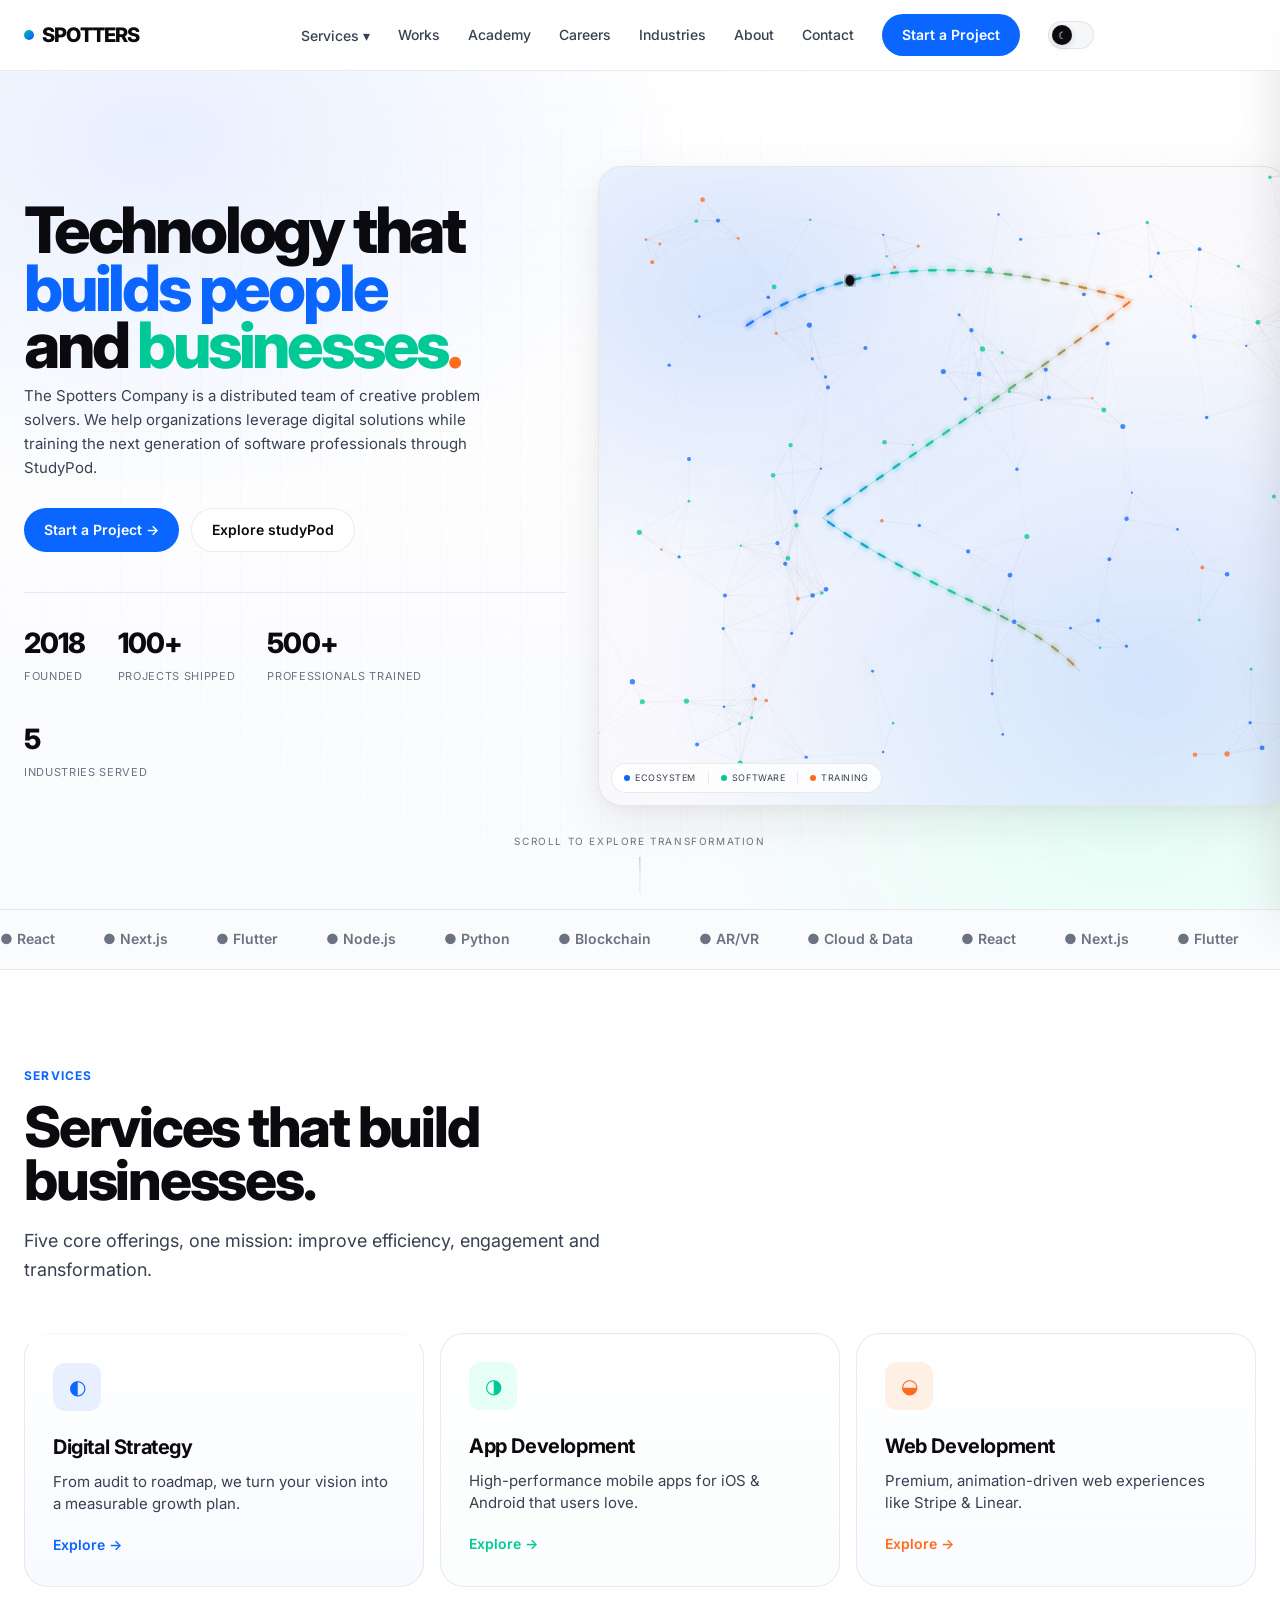
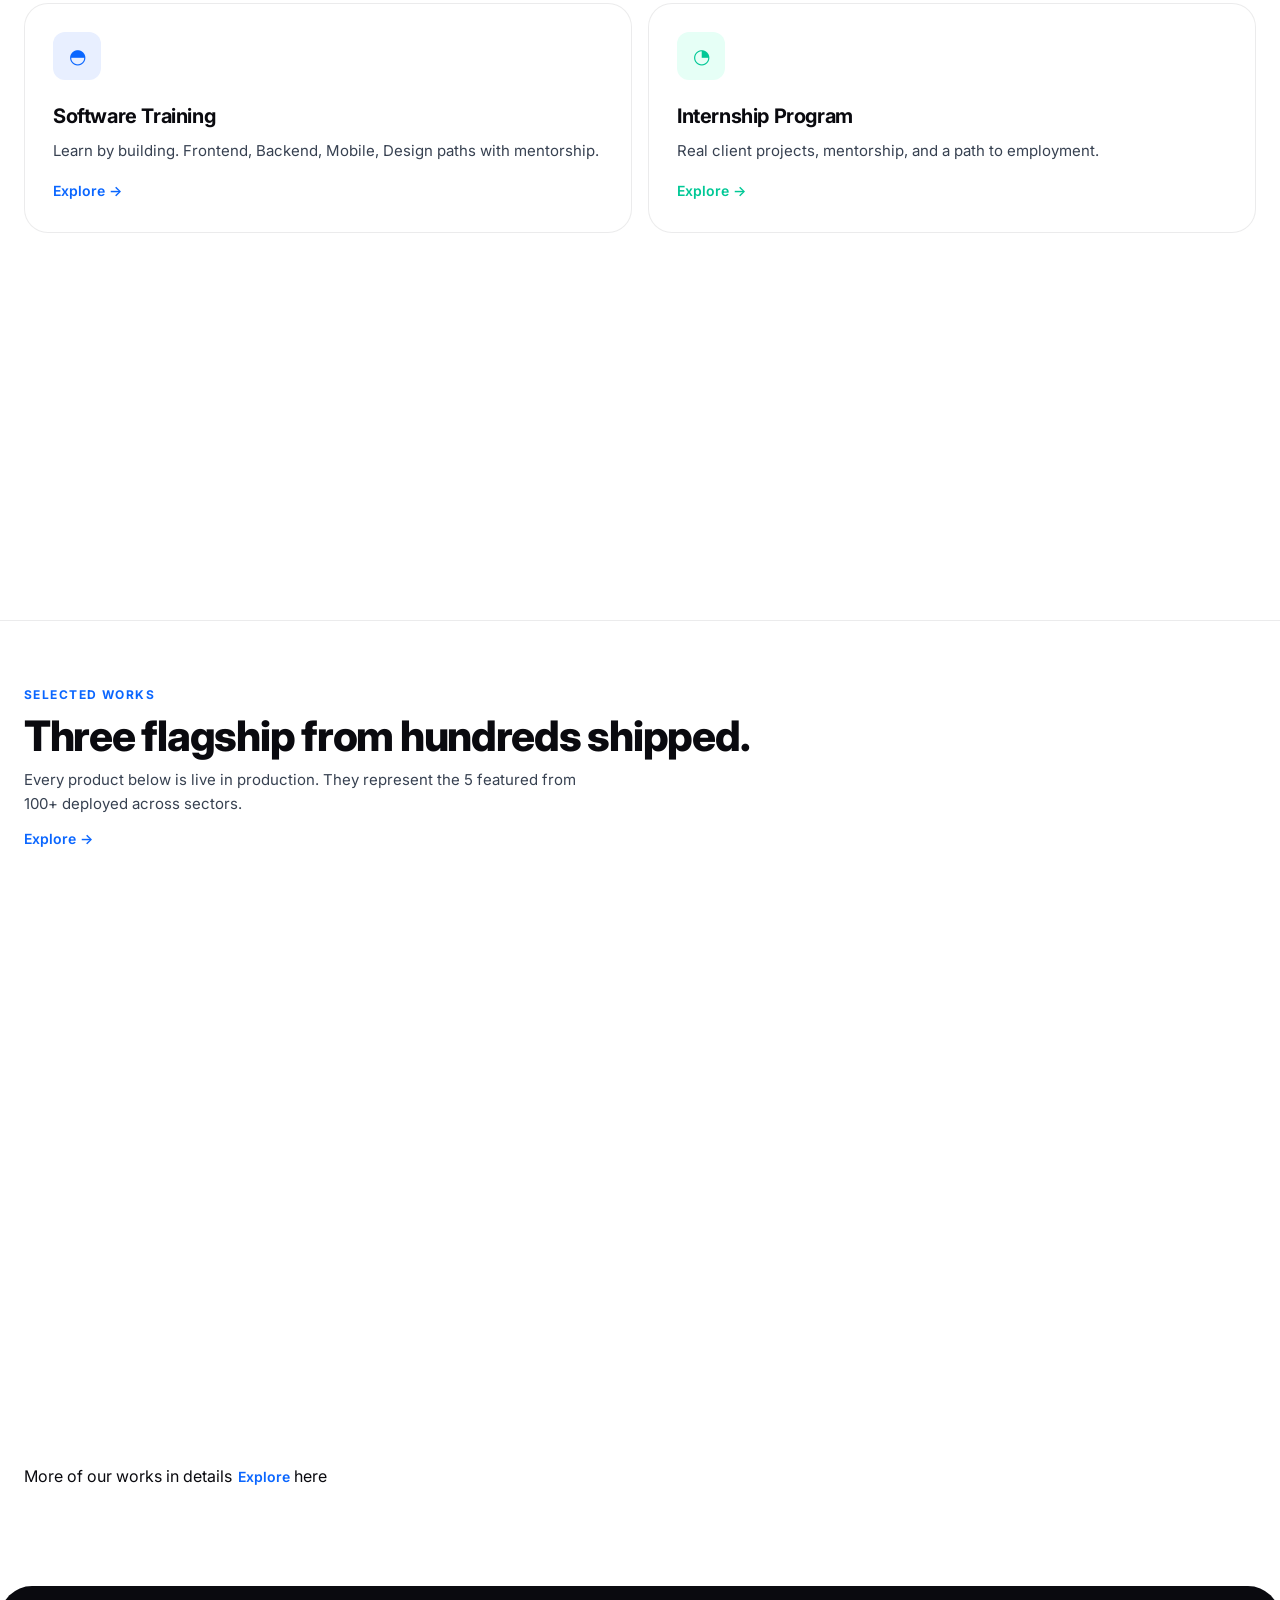
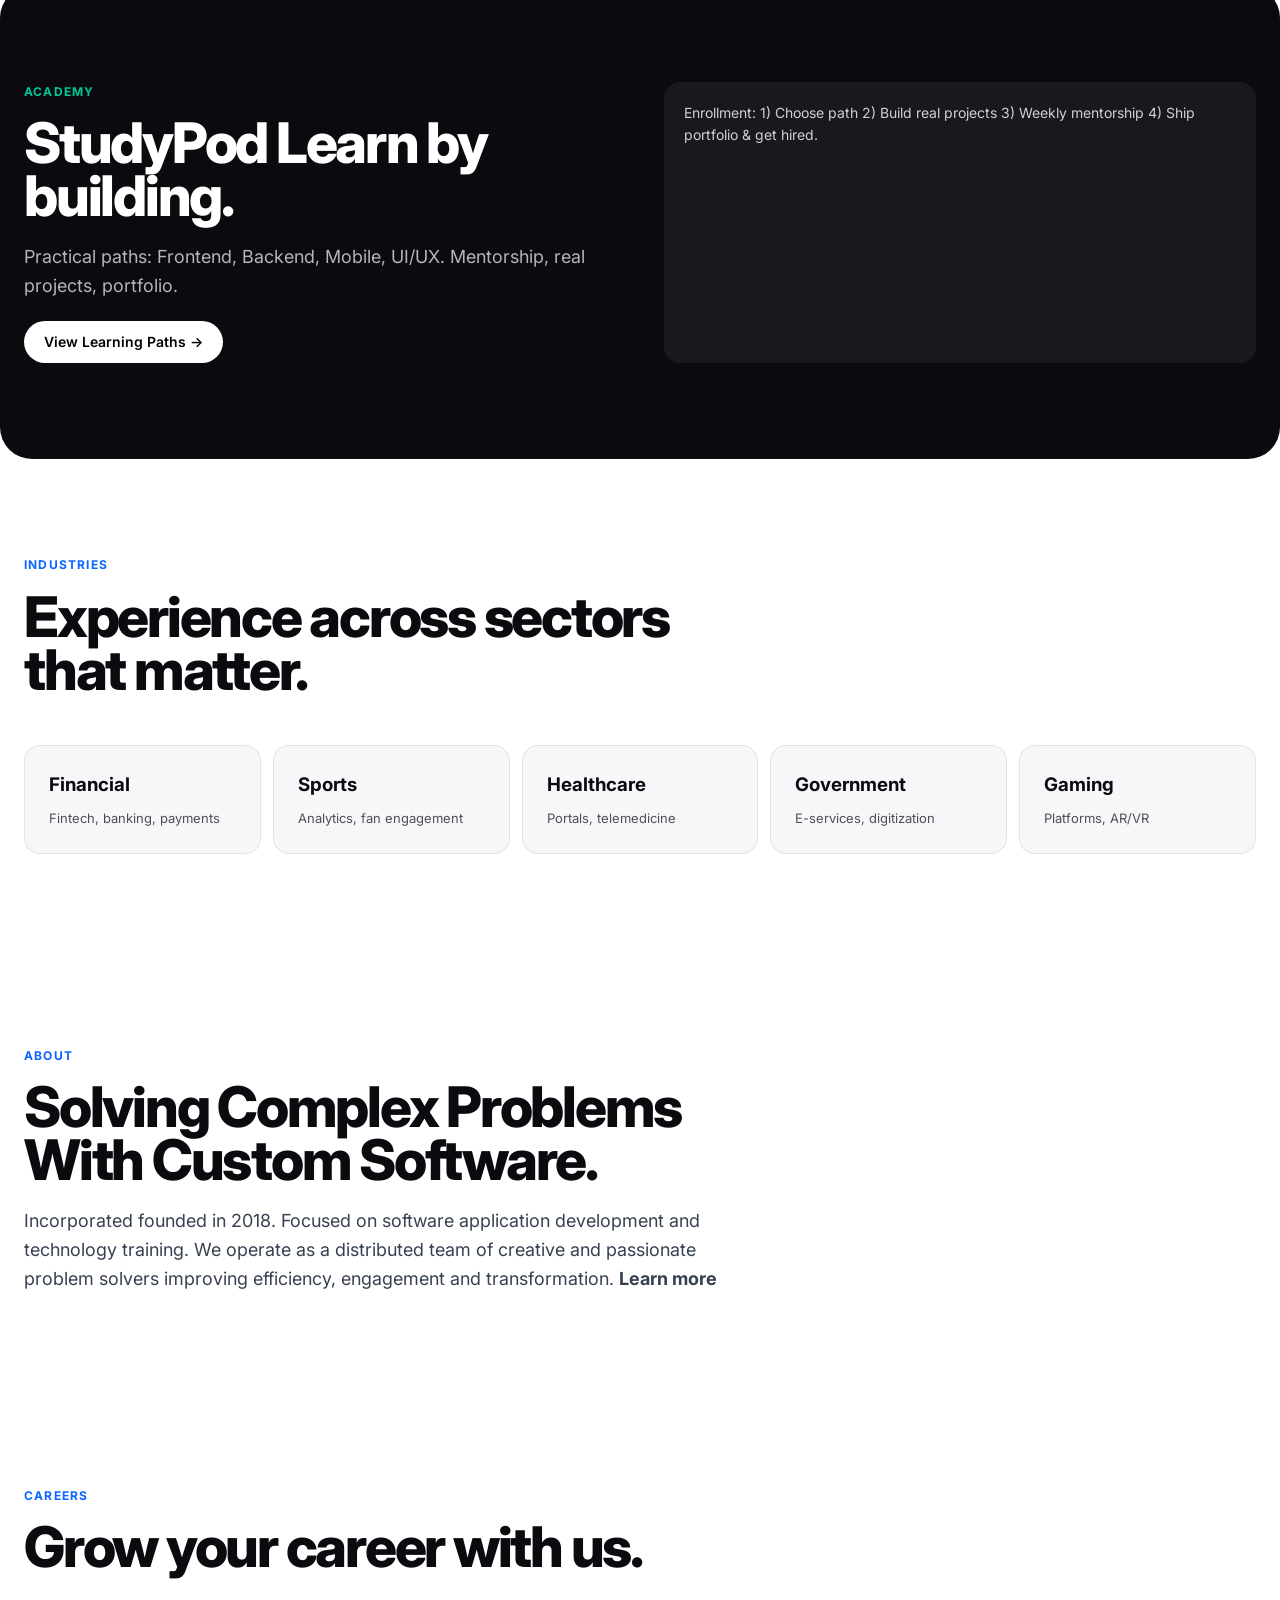
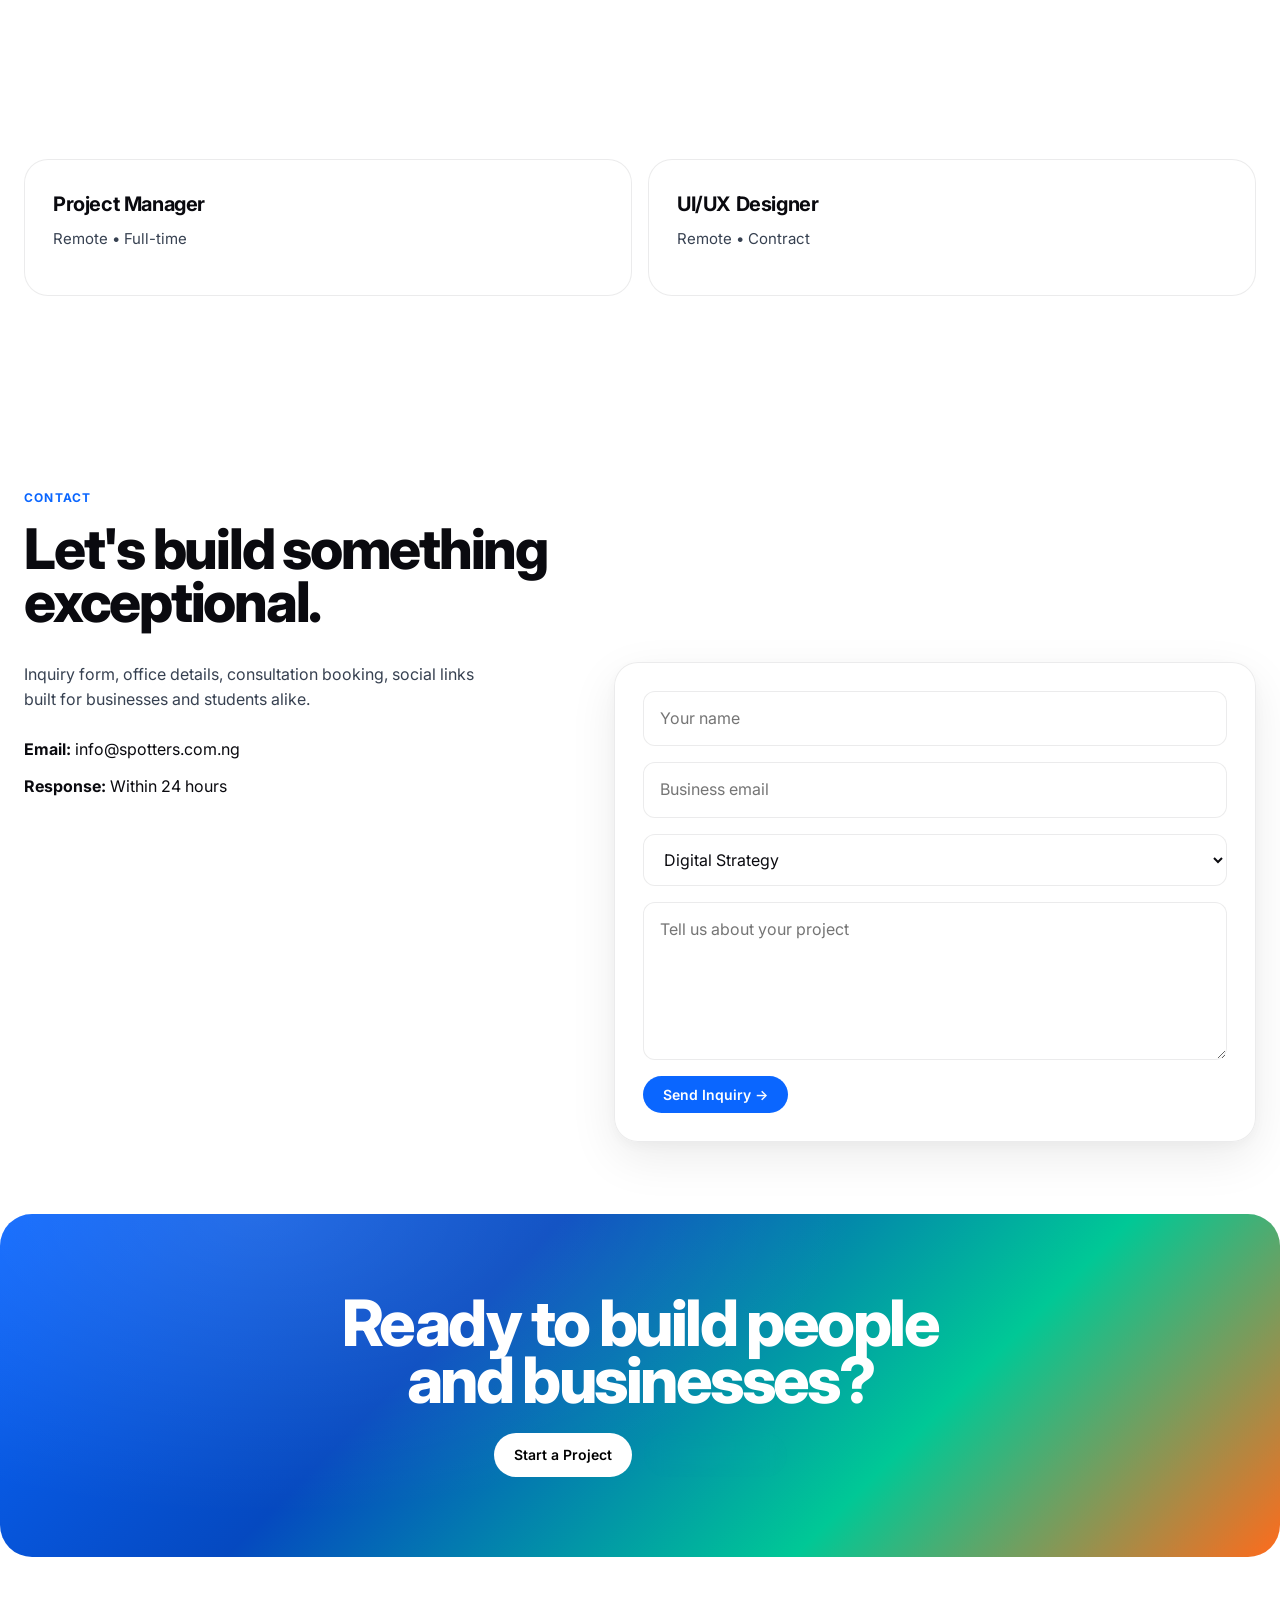
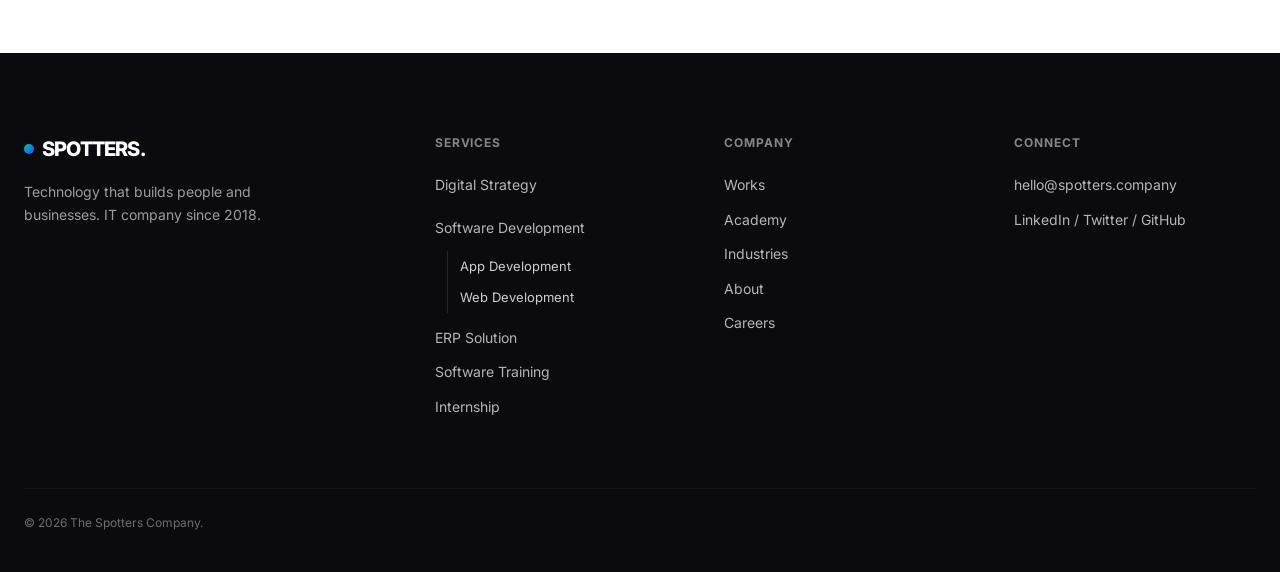
<file: index.html>
<!DOCTYPE html>
<html lang="en">

<head>
  <meta charset="UTF-8">
  <meta name="viewport" content="width=device-width, initial-scale=1.0">
  <title>The Spotters Company Technology that builds people and businesses</title>
  <link rel="stylesheet" href="css/variables.css">
  <link rel="stylesheet" href="css/global.css">
  <link rel="stylesheet" href="css/home.css">
  <link href="https://fonts.googleapis.com/css2?family=Inter:wght@400;500;600;700;800&display=swap" rel="stylesheet">
</head>

<body>
  <!-- ====================================================================
       HEADER - Separate, sticky, reusable across all pages
       Contains: logo + desktop nav + theme toggle + hamburger
       Tablet downward: hamburger shows, desktop nav hides
       ==================================================================== -->
  <header class="header" id="siteHeader">
    <div class="header-inner">
      <a href="#" class="logo">
        <div class="logo-dot"></div>SPOTTERS
      </a>

      <!-- Right side: nav + actions -->
      <nav class="nav-desktop" id="desktopNav">
        <!-- SERVICES DROPDOWN - Desktop -->
        <div class="nav-dropdown" id="servicesDropdown">
          <button class="nav-link dropdown-trigger" aria-expanded="false">
            Services <span>▾</span>
          </button>
          <div class="dropdown-menu">
            <a href="pages/digital-strategy.html">Digital Strategy</a>
            <div class="dropdown-group">
              <button class="dropdown-link dropdown-trigger" aria-expanded="false">
                Software Development <span>▾</span>
              </button>
              <div class="dropdown-submenu">
                <a href="pages/app-development.html">App Development</a>
                <a href="pages/web-development.html">Web Development</a>
              </div>
            </div>
            <a href="pages/erp-solution.html">ERP Solution</a>
            <a href="pages/software-training.html">Software Training</a>
            <a href="pages/internship.html">Internship Program</a>
          </div>
        </div>
        <a class="nav-link" href="index.html#works">Works</a>
        <a class="nav-link" href="index.html#academy">Academy</a>
        <a class="nav-link" href="index.html#careers">Careers</a>
        <a class="nav-link" href="index.html#industries">Industries</a>
        <a class="nav-link" href="index.html#about">About</a>
        <a class="nav-link" href="index.html#contact">Contact</a>
        <a class="btn-primary blue" href="index.html#contact">Start a Project</a>

        <!-- Theme toggle - always visible on desktop, also in drawer on mobile -->
        <button class="theme-toggle" id="themeToggle" aria-label="Toggle light and dark theme">
          <div class="toggle-thumb" id="toggleThumb">☾</div>
        </button>
      </nav>

      <!-- Mobile actions: theme toggle + hamburger -->
      <div style="display:flex; align-items:center; gap:10px;">
        <!-- Duplicate toggle for mobile header (hidden on desktop via CSS) -->
        <button class="theme-toggle" id="themeToggleMobile" style="display:none;" aria-label="Toggle theme">
          <div class="toggle-thumb">☾</div>
        </button>
        <button class="hamburger" id="hamburger" aria-label="Open menu" aria-expanded="false" aria-controls="drawer">
          <span></span><span></span><span></span>
        </button>
      </div>
    </div>
  </header>

  <!-- ====================================================================
       DRAWER - Mobile menu for tablet downward
       Slides from right, contains nav links + CTA + theme row
       Controlled by main.js PART 2
       ==================================================================== -->
  <div class="drawer-backdrop" id="backdrop"></div>
  <div class="drawer" id="drawer" aria-hidden="true">
    <!-- SERVICES DROPDOWN - Mobile Drawer -->
    <div class="drawer-dropdown" id="drawerServices">
      <button class="drawer-link dropdown-trigger" aria-expanded="false">Services <span>▾</span></button>
      <div class="drawer-submenu">
        <a class="drawer-sublink" href="pages/digital-strategy.html">Digital Strategy</a>
        <div class="drawer-dropdown nested" id="drawerSoftwareDevelopment">
          <button class="drawer-link dropdown-trigger" aria-expanded="false">Software Development
            <span>▾</span></button>
          <div class="drawer-submenu nested">
            <a class="drawer-sublink" href="pages/app-development.html">App Development</a>
            <a class="drawer-sublink" href="pages/web-development.html">Web Development</a>
          </div>
        </div>
        <a class="drawer-sublink" href="pages/erp-solution.html">ERP Solution</a>
        <a class="drawer-sublink" href="pages/software-training.html">Software Training</a>
        <a class="drawer-sublink" href="pages/internship.html">Internship Program</a>
      </div>
    </div>
    <a class="drawer-link" href="index.html#works">Works</a>
    <a class="drawer-link" href="index.html#academy">Academy</a>
    <a class="drawer-link" href="index.html#careers">Careers</a>
    <a class="drawer-link" href="index.html#industries">Industries</a>
    <a class="drawer-link" href="index.html#about">About</a>
    <a class="drawer-link" href="index.html#contact">Contact</a>

    <div class="drawer-footer">
      <div class="drawer-theme-row">
        <span>Theme</span>
        <button class="theme-toggle" id="drawerThemeToggle" aria-label="Toggle theme">
          <div class="toggle-thumb" id="drawerToggleThumb">☾</div>
        </button>
      </div>
      <a class="btn-primary blue" href="#contact" style="width:100%; justify-content:center;">Start a Project →</a>
      <p style="font-size:11px; color:var(--muted-2); text-align:center; margin-top:12px;"> • Since
        2018</p>
    </div>
  </div>

  <!-- ====================================================================
       NEW HERO - Cinematic motion-first hero
       Replaces old orb hero with particle network + transformation thread
       Left 44% content, Right 56% animation
       Story: problem → software → training → transformation
       ==================================================================== -->
  <section class="hero-new" id="hero">
    <div class="hero-grid">

      <!-- LEFT SIDE: Text content -->
      <div class="hero-left">

        <!-- Main headline - edit text here -->
        <h1 class="hero-title-new reveal">Technology that<br><span class="accent-blue">builds people</span><br>and <span
            class="accent-green">businesses</span><span class="accent-orange">.</span></h1>

        <!-- Subheadline -->
        <p class="hero-sub-new reveal">The Spotters Company is a distributed team of creative problem solvers. We help
          organizations leverage digital solutions while training the next generation of software professionals through
          StudyPod.</p>

        <!-- CTAs - change href to your real links -->
        <div class="hero-ctas-new reveal">
          <a class="btn-primary blue" href="#contact">Start a Project →</a>
          <a class="btn-secondary" href="#academy">Explore studyPod</a>
        </div>

        <!-- Stats - credibility strip, edit numbers here -->
        <div class="hero-stats-new reveal">
          <div>
            <div class="stat-num">2018</div>
            <div class="stat-label">Founded</div>
          </div>
          <div>
            <div class="stat-num">100+</div>
            <div class="stat-label">Projects Shipped</div>
          </div>
          <div>
            <div class="stat-num">500+</div>
            <div class="stat-label">Professionals Trained</div>
          </div>
          <div>
            <div class="stat-num">5</div>
            <div class="stat-label">Industries Served</div>
          </div>
        </div>
      </div>

      <!-- RIGHT SIDE: Visual animation area - particle network -->
      <div class="visual-wrap" id="visualWrap">
        <!-- Canvas - JS draws 140 particles + connections here -->
        <canvas id="particleCanvas"></canvas>

        <!-- SVG - Glowing thread that travels through cards -->
        <svg id="threadSvg" viewBox="0 0 800 600" preserveAspectRatio="none">
          <defs>
            <!-- Gradient: blue -> green -> orange (matches brand) -->
            <linearGradient id="threadGrad" x1="0%" y1="0%" x2="100%" y2="0%">
              <stop offset="0%" stop-color="#0A66FF" />
              <stop offset="50%" stop-color="#00C896" />
              <stop offset="100%" stop-color="#FF6B1C" />
            </linearGradient>
            <filter id="glow">
              <feGaussianBlur stdDeviation="3" result="coloredBlur" />
              <feMerge>
                <feMergeNode in="coloredBlur" />
                <feMergeNode in="SourceGraphic" />
              </feMerge>
            </filter>
          </defs>
          <!-- Faint background thread -->
          <path id="threadPathSolid"
            d="M 170 150 C 280 90, 420 80, 620 125 C 500 200, 380 260, 260 330 C 380 400, 500 420, 560 475" fill="none"
            stroke="url(#threadGrad)" stroke-width="1.2" stroke-linecap="round" opacity="0.22" />
          <!-- Animated dashed thread -->
          <path id="threadPath"
            d="M 170 150 C 280 90, 420 80, 620 125 C 500 200, 380 260, 260 330 C 380 400, 500 420, 560 475" fill="none"
            stroke="url(#threadGrad)" stroke-width="2.2" stroke-linecap="round" opacity="0.9" stroke-dasharray="8 14"
            filter="url(#glow)" />
          <!-- Traveling dot -->
          <circle id="travelDot" r="5" fill="white" opacity="0" filter="url(#glow)"></circle>
        </svg>

        <!-- Floating cards - appear during animation timeline -->
        <!-- Card 1: Code block - represents software dev -->
        <div class="card-float card-float-1" id="card1">
          <div style="display:flex; justify-content:space-between; margin-bottom:8px">
            <span style="font-size:11px; color:var(--muted)">software.ts</span>
            <span style="width:8px;height:8px;border-radius:50%;background:#9722c5;display:inline-block"></span>
          </div>
          <div class="code-line blue"></div>
          <div class="code-line" style="width:92%"></div>
          <div class="code-line green"></div>
          <div class="code-line" style="width:65%"></div>
          <div class="card-label">code block</div>
        </div>

        <!-- Card 2: Mobile screen - represents app dev -->
        <div class="card-float card-float-2" id="card2">
          <div
            style="height:78px; border-radius:8px; background:rgba(128,128,128,0.08); border:1px solid var(--border); padding:8px">
            <div
              style="height:6px; width:36%; background:rgba(128,128,128,0.22); border-radius:99px; margin-bottom:8px">
            </div>
            <div style="display:flex; gap:6px">
              <div style="flex:1;height:28px;background:rgba(10,102,255,0.18);border-radius:6px"></div>
              <div style="flex:1;height:28px;background:rgba(128,128,128,0.12);border-radius:6px"></div>
            </div>
          </div>
          <div class="card-label">mobile screen</div>
        </div>

        <!-- Card 3: Dashboard - represents digital transformation -->
        <div class="card-float card-float-3" id="card3">
          <div style="display:flex; justify-content:space-between; margin-bottom:8px">
            <span style="font-size:11px; color:var(--muted)">Revenue</span>
            <span style="font-size:10px; color:#22c55e">+12.4%</span>
          </div>
          <div style="display:flex; align-items:end; gap:3px; height:36px">
            <div style="flex:1; height:40%; background:rgba(10,102,255,0.5); border-radius:3px"></div>
            <div style="flex:1; height:72%; background:rgba(10,102,255,0.8); border-radius:3px"></div>
            <div style="flex:1; height:55%; background:rgba(0,200,150,0.6); border-radius:3px"></div>
            <div style="flex:1; height:88%; background:linear-gradient(180deg,#0A66FF,#00C896); border-radius:3px">
            </div>
            <div style="flex:1; height:62%; background:rgba(0,200,150,0.5); border-radius:3px"></div>
          </div>
          <div class="card-label">dashboard</div>
        </div>

        <!-- Card 4: Training module - represents academy -->
        <div class="card-float card-float-4" id="card4">
          <div style="display:flex; align-items:center; gap:8px; margin-bottom:10px">
            <div
              style="width:22px;height:22px;border-radius:50%;background:rgba(255,107,28,0.2);display:grid;place-items:center;color:#FF6B1C;font-size:10px">
              ◐</div>
            <div>
              <div style="font-size:11px; color:var(--text)">Frontend Mastery</div>
              <div style="font-size:10px;color:var(--muted-2)">4 modules • 12h</div>
            </div>
          </div>
          <div style="display:flex; justify-content:space-between; font-size:11px; color:var(--muted); margin:3px 0">
            <span>React Fundamentals</span><span style="color:#22c55e">✓</span>
          </div>
          <div style="display:flex; justify-content:space-between; font-size:11px; color:var(--muted); margin:3px 0">
            <span>Advanced Patterns</span><span style="color:#22c55e">✓</span>
          </div>
          <div class="bar">
            <div class="bar-fill" style="width:68%; background:linear-gradient(90deg,#FF6B1C,#FB923C)"></div>
          </div>
          <div class="card-label">training module</div>
        </div>

        <!-- Legend - explains colors -->
        <div class="legend">
          <div class="legend-item"><span class="legend-dot" style="background:var(--blue)"></span>Ecosystem</div>
          <div style="width:1px;height:12px;background:var(--border)"></div>
          <div class="legend-item"><span class="legend-dot" style="background:var(--green)"></span>Software</div>
          <div style="width:1px;height:12px;background:var(--border)"></div>
          <div class="legend-item"><span class="legend-dot" style="background:var(--orange)"></span>Training</div>
        </div>
      </div>
    </div>

    <!-- Scroll hint - hides on mobile -->
    <div class="scroll-hint"><span>scroll to explore transformation</span>
      <div class="scroll-line"></div>
    </div>
  </section>

  <!-- ====================================================================
       MARQUEE - Scrolling tech stack
       Duplicate items for seamless loop
       ==================================================================== -->
  <div class="marquee">
    <div class="marquee-track">
      <span class="marquee-item">● React</span><span class="marquee-item">● Next.js</span><span class="marquee-item">●
        Flutter</span><span class="marquee-item">● Node.js</span><span class="marquee-item">● Python</span><span
        class="marquee-item">● Blockchain</span><span class="marquee-item">● AR/VR</span><span class="marquee-item">●
        Cloud & Data</span>
      <span class="marquee-item">● React</span><span class="marquee-item">● Next.js</span><span class="marquee-item">●
        Flutter</span><span class="marquee-item">● Node.js</span><span class="marquee-item">● Python</span><span
        class="marquee-item">● Blockchain</span><span class="marquee-item">● AR/VR</span><span class="marquee-item">●
        Cloud & Data</span>
    </div>
  </div>

  <!-- ====================================================================
       SERVICES - Bento grid of 5 core offerings
       Each card links to pages/*.html
       ==================================================================== -->
  <section class="section" id="services">
    <div class="section-label reveal">Services</div>
    <h2 class="section-title reveal">Services that build businesses.</h2>
    <p class="section-desc reveal">Five core offerings, one mission: improve efficiency, engagement and transformation.
    </p>
    <div class="bento">
      <a href="pages/digital-strategy.html" class="card reveal" style="grid-column: span 4;">
        <div class="card-icon" style="background: var(--blue-light); color: var(--blue);">◐</div>
        <h3>Digital Strategy</h3>
        <p>From audit to roadmap, we turn your vision into a measurable growth plan.</p><span
          style="color: var(--blue); font-weight:600; font-size:14px;">Explore →</span>
      </a>
      <a href="pages/app-development.html" class="card reveal" style="grid-column: span 4;">
        <div class="card-icon" style="background: var(--green-light); color: var(--green);">◑</div>
        <h3>App Development</h3>
        <p>High-performance mobile apps for iOS & Android that users love.</p><span
          style="color: var(--green); font-weight:600; font-size:14px;">Explore →</span>
      </a>
      <a href="pages/web-development.html" class="card reveal" style="grid-column: span 4;">
        <div class="card-icon" style="background: var(--orange-light); color: var(--orange);">◒</div>
        <h3>Web Development</h3>
        <p>Premium, animation-driven web experiences like Stripe & Linear.</p><span
          style="color: var(--orange); font-weight:600; font-size:14px;">Explore →</span>
      </a>
      <a href="pages/software-training.html" class="card reveal" style="grid-column: span 6;">
        <div class="card-icon" style="background: var(--blue-light); color: var(--blue);">◓</div>
        <h3>Software Training</h3>
        <p>Learn by building. Frontend, Backend, Mobile, Design paths with mentorship.</p><span
          style="color: var(--blue); font-weight:600; font-size:14px;">Explore →</span>
      </a>
      <a href="pages/internship.html" class="card reveal" style="grid-column: span 6;">
        <div class="card-icon" style="background: var(--green-light); color: var(--green);">◔</div>
        <h3>Internship Program</h3>
        <p>Real client projects, mentorship, and a path to employment.</p><span
          style="color: var(--green); font-weight:600; font-size:14px;">Explore →</span>
      </a>
      <a href="pages/erp-solution.html" class="card reveal" style="grid-column: span 4;">
        <div class="card-icon" style="background: var(--orange-light); color: var(--orange);">◒</div>
        <h3>ERP Solution</h3>
        <p>One platform to run your entire business — finance, inventory, HR, sales & operations unified.</p><span
          style="color: var(--orange); font-weight:600; font-size:14px;">Explore →</span>
      </a>
    </div>
  </section>

  <!-- ====================================================================
       WORKS - Featured projects
       ==================================================================== -->
  <section class="works-section" id="selected-works">
    <div style="display:flex; flex-direction:column; gap:12px;" id="works">
      <div style="font-size:12px; font-weight:700; letter-spacing:0.12em; text-transform:uppercase; color:var(--blue);">
        Selected Works</div>
      <h2
        style="font-size:clamp(28px, 4vw, 42px); font-weight:800; letter-spacing:-0.03em; line-height:0.95; color:var(--text);">
        Three flagship from hundreds shipped.</h2>
      <p style="font-size:15px; color:var(--muted); max-width:560px; line-height:1.6;">
        Every product below is live in production. They represent the 5 featured from 100+ deployed across sectors.</p>
      <span style="color: var(--blue); font-weight:600; font-size:14px;">Explore →</span>
    </div>

    <div class="works-grid">
      <!-- Work Card 1: StudyPod Learning OS -->
      <a href="https://studypod.com.ng" class="work-card">
        <div class="work-media">
          <img src="images/studypod.webp" alt="StudyPod dashboard mockup" loading="lazy">
          <span class="work-badge">Live • EdTech</span>
        </div>
        <div class="work-content">
          <div class="work-meta">StudyPod • 2024</div>
          <h3>StudyPod Learning OS</h3>
          <p>An all-in-one learning platform connecting tutors and students on a single system course creation and
            management,
            quiz and certificate generation, live class hosting, and progress tracking, all built to make teaching and
            learning
            simpler for both sides. Educators can manage their own courses and students while learners access study
            materials, live
            sessions, and assessments in one place.</p>
          <span style="color: var(--blue); font-weight:600; font-size:14px;">Explore →</span>
        </div>
      </a>

      <!-- Work Card 2: Telecare Remote Health -->
      <a href="https://telecare.com.ng" class="work-card">
        <div class="work-media">
          <img src="images/telecare.webp" alt="Telecare dashboard UI" loading="lazy">
          <span class="work-badge">Live • HealthTech</span>
        </div>
        <div class="work-content">
          <div class="work-meta">Telecare • 2024</div>
          <h3>Telecare Remote Health</h3>
          <p>24/7 virtual care connecting patients with doctors, nurses, and carers built to make quality healthcare
            accessible
            anytime, anywhere. The platform covers primary care and preventative checkups, mental health support through
            licensed
            therapists and psychiatrists, and condition management for diabetes, hypertension, and weight, plus
            specialty
            consultations for more complex cases. Patients can also request licensed practical nurses and trained carers
            for ongoing
            personal care needs.</p>
          <span style="color: var(--blue); font-weight:600; font-size:14px;">Explore →</span>
        </div>
      </a>

      <!-- Work Card 3: FinTech Gateway -->
      <a href="pages/works.html#work-fintech" class="work-card">
        <div class="work-media">
          <img src="images/fintech.webp" alt="Fintech gateway dashboard" loading="lazy">
          <span class="work-badge">Live • FinTech</span>
        </div>
        <div class="work-content">
          <div class="work-meta">FinTech Gateway • 2023</div>
          <h3>FinTech Gateway</h3>
          <p>Secure transaction processing, $2M+ monthly volume, 0.2s median latency at scale.</p>
          <span style="color: var(--blue); font-weight:600; font-size:14px;">Explore →</span>
        </div>
      </a>
      <p>More of our works in details<span
          style="color: var(--blue); font-weight:600; font-size:14px; margin-left: 6px;"><a
            href="pages/works.html">Explore</a></span> here</p>
    </div>
  </section>


  <!-- ====================================================================
       ACADEMY - StudyPod training
       ==================================================================== -->
  <section class="section" id="academy"
    style="background: var(--black); color: white; border-radius: 32px; max-width: 1280px;">
    <div style="display:grid; grid-template-columns:1fr 1fr; gap:48px;">
      <div>
        <div class="section-label reveal" style="color: var(--green);">Academy</div>
        <h2 class="section-title reveal" style="color:white;">StudyPod Learn by building.</h2>
        <p class="section-desc reveal" style="color: rgba(255,255,255,0.7);">Practical paths: Frontend, Backend, Mobile,
          UI/UX. Mentorship, real projects, portfolio.</p>
        <a class="btn-primary" style="background: white; color: black; margin-top:20px; display:inline-flex;"
          href="pages/software-training.html">View Learning Paths →</a>
      </div>
      <div style="background: rgba(255,255,255,0.06); border-radius:16px; padding:20px;">
        <p style="font-size:14px; opacity:0.8;">Enrollment: 1) Choose path 2) Build real projects 3) Weekly mentorship
          4) Ship portfolio & get hired.</p>
      </div>
    </div>
  </section>

  <!-- ====================================================================
       INDUSTRIES - Sectors served
       ==================================================================== -->
  <section class="section" id="industries">
    <div class="section-label reveal">Industries</div>
    <h2 class="section-title reveal">Experience across sectors that matter.</h2>
    <div class="industries">
      <a href="./pages/industries.html" class="industry reveal">
        <h3>Financial</h3>
        <p style="font-size:13px; opacity:0.7; margin-top:8px;">Fintech, banking, payments</p>
      </a>
      <a href="./pages/industries.html" class="industry reveal">
        <h3>Sports</h3>
        <p style="font-size:13px; opacity:0.7; margin-top:8px;">Analytics, fan engagement</p>
      </a>
      <a href="./pages/industries.html" class="industry reveal">
        <h3>Healthcare</h3>
        <p style="font-size:13px; opacity:0.7; margin-top:8px;">Portals, telemedicine</p>
      </a>
      <a href="./pages/industries.html" class="industry reveal">
        <h3>Government</h3>
        <p style="font-size:13px; opacity:0.7; margin-top:8px;">E-services, digitization</p>
      </a>
      <a href="./pages/industries.html" class="industry reveal">
        <h3>Gaming</h3>
        <p style="font-size:13px; opacity:0.7; margin-top:8px;">Platforms, AR/VR</p>
      </a>
    </div>
  </section>

  <!-- ====================================================================
       ABOUT - Company story
       ==================================================================== -->
  <section class="section" id="about">
    <div class="section-label reveal">About</div>
    <h2 class="section-title reveal">Solving Complex Problems With Custom Software.</h2>
    <p class="section-desc reveal" style="max-width:720px;">Incorporated founded in 2018. Focused on software
      application development and technology training. We operate as a
      distributed team of creative and passionate problem solvers improving efficiency, engagement and transformation.
      <strong><a href="./pages/about.html">Learn more</a></strong>
    </p>
  </section>

  <!-- ====================================================================
       CAREERS - Open positions
       ==================================================================== -->
  <section class="section" id="careers">
    <div class="section-label reveal">Careers</div>
    <h2 class="section-title reveal">Grow your career with us.</h2>
    <div style="display:grid; grid-template-columns: repeat(2, 1fr); gap:16px; margin-top:32px;">
      <a href="./pages/careers.html#open-roles" class="card reveal">
        <h3>React Developer</h3>
        <p>Remote • Full-time</p>
      </a>
      <a href="./pages/careers.html#open-roles" class="card reveal">
        <h3>App Developer</h3>
        <p>Remote • Full-time</p>
      </a>
      <a href="./pages/careers.html#open-roles" class="card reveal">
        <h3>Project Manager</h3>
        <p> Remote • Full-time</p>
      </a>
      <a href="./pages/careers.html#open-roles" class="card reveal">
        <h3>UI/UX Designer</h3>
        <p>Remote • Contract</p>
      </a>
    </div>
  </section>

  <!-- ====================================================================
       CONTACT - Form + details
       ==================================================================== -->
  <section class="section contact-section" id="contact">
    <div class="section-label reveal">Contact</div>
    <h2 class="section-title reveal">Let's build something exceptional.</h2>
    <div class="contact-layout">
      <div class="contact-info reveal">
        <p>Inquiry form, office details, consultation booking, social links built for
        businesses and students alike.</p>
        <div class="contact-meta">
          <p><strong>Email:</strong> info@spotters.com.ng</p>
          <p><strong>Response:</strong> Within 24 hours</p>
        </div>
      </div>
      <form class="card contact-form reveal">
        <input type="text" name="name" placeholder="Your name">
        <input type="email" name="email" placeholder="Business email">
        <select name="service">
          <option>Digital Strategy</option>
          <option>App Development</option>
          <option>Web Development</option>
          <option>Software Training</option>
          <option>Internship</option>
          <option>ERP Solution</option>
        </select>
        <textarea name="message"
          placeholder="Tell us about your project" rows="5"></textarea>
        <button class="btn-primary blue" type="submit">Send Inquiry →</button>
      </form>
    </div>
  </section>

 <!--  <section class="section contact-section" id="contact">
    <div class="section-label reveal">Contact</div>
    <h2 class="section-title reveal">Let's build something exceptional.</h2>
    <div class="contact-layout">
      <div class="contact-info reveal">
        <p>Inquiry form, office details, consultation booking, social links built for
          businesses and students alike.</p>
        <div class="contact-meta">
          <p><strong>Email:</strong> hello@spotters.company</p>
        </div>
      </div>
      <form class="card contact-form reveal">
        <input type="text" name="name" placeholder="Your name">
        <input type="email" name="email" placeholder="Business email">
        <select name="service">
          <option>Digital Strategy</option>
          <option>App Development</option>
          <option>Web Development</option>
          <option>Software Training</option>
          <option>Internship</option>
        </select>
        <textarea name="message" placeholder="Tell us about your project" rows="4"></textarea>
        <button class="btn-primary blue" type="submit">Send Inquiry →</button>
      </form>
    </div>
  </section>
 -->
  
  <!-- ====================================================================
       CTA SECTION - Final call to action
       ==================================================================== -->
  <div class="cta-section reveal">
    <h2 class="cta-title">Ready to build people<br>and businesses?</h2>
    <div style="display:flex; gap:12px; justify-content:center; flex-wrap:wrap;"><a class="btn-primary"
        style="background:white; color:black;" href="#contact">Start a Project</a><a class="btn-secondary"
        style="background:transparent; border-color: rgba(255,255,255,0.3); color:white;"
        href="pages/software-training.html">Join StudyPod</a></div>
  </div>

  <!-- ====================================================================
       FOOTER - Links, contact, copyright
       ==================================================================== -->
  <footer class="footer">
    <div class="footer-inner">
      <div class="footer-grid">
        <div>
          <div class="logo" style="color:white;">
            <div class="logo-dot"></div>SPOTTERS.
          </div>
          <p style="opacity:0.6; font-size:14px; margin-top:16px; max-width:300px;">Technology that builds people and
            businesses. IT company since 2018.</p>
        </div>
        <div>
          <h4>Services</h4>
          <a href="pages/digital-strategy.html">Digital Strategy</a>
          <div class="footer-link-group">
            <span class="footer-link-group-title"
              style="display:block; font-size:14px; opacity:0.7; padding:6px 0;">Software Development</span>
            <div class="footer-sublinks">
              <a href="pages/app-development.html">App Development</a>
              <a href="pages/web-development.html">Web Development</a>
            </div>
          </div>
          <a href="pages/erp-solution.html">ERP Solution</a>
          <a href="pages/software-training.html">Software Training</a>
          <a href="pages/internship.html">Internship</a>
        </div>
        <div>
          <h4>Company</h4><a href="#works">Works</a><a href="#academy">Academy</a><a href="#industries">Industries</a><a
            href="#about">About</a><a href="#careers">Careers</a>
        </div>
        <div>
          <h4>Connect</h4>
          <a>hello@spotters.company</a>
          <!-- <a>Katsina, Nigeria</a> -->
          <a>LinkedIn / Twitter / GitHub</a>
        </div>
      </div>
      <p
        style="margin-top:64px; opacity:0.4; font-size:12px; border-top:1px solid rgba(255,255,255,0.1); padding-top:24px;">
        © 2026 The Spotters Company.</p>
    </div>
  </footer>

  <!-- Back to Top Button - Blue dominant, shared across pages -->
  <button class="back-to-top" id="backToTop" aria-label="Back to top">
    <svg viewBox="0 0 24 24" fill="none" stroke="currentColor" stroke-width="2.2" stroke-linecap="round"
      stroke-linejoin="round">
      <path d="M18 15l-6-6-6 6" />
    </svg>
  </button>

  <!-- Toast for demo - remove if you link buttons directly -->
  <div class="toast" id="toast"></div>

  <script src="js/main.js"></script>
</body>

</html>
</file>
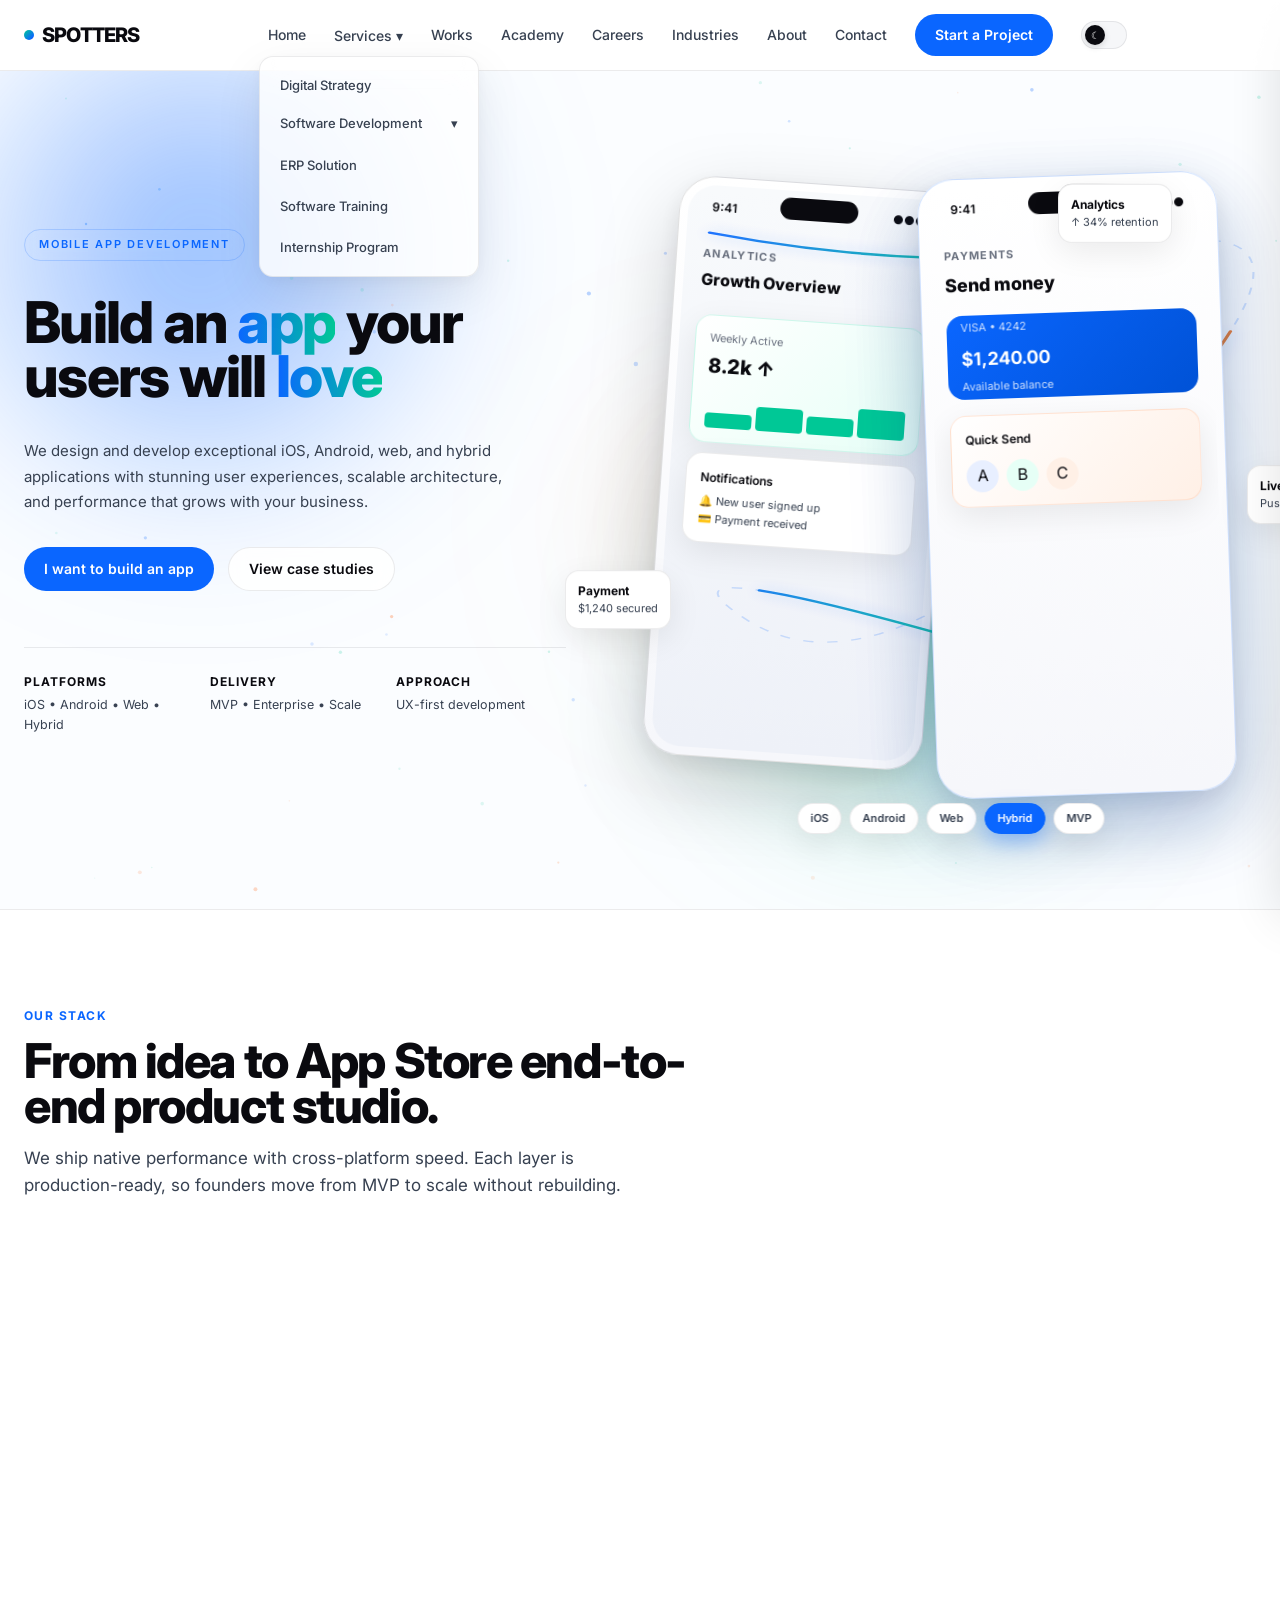
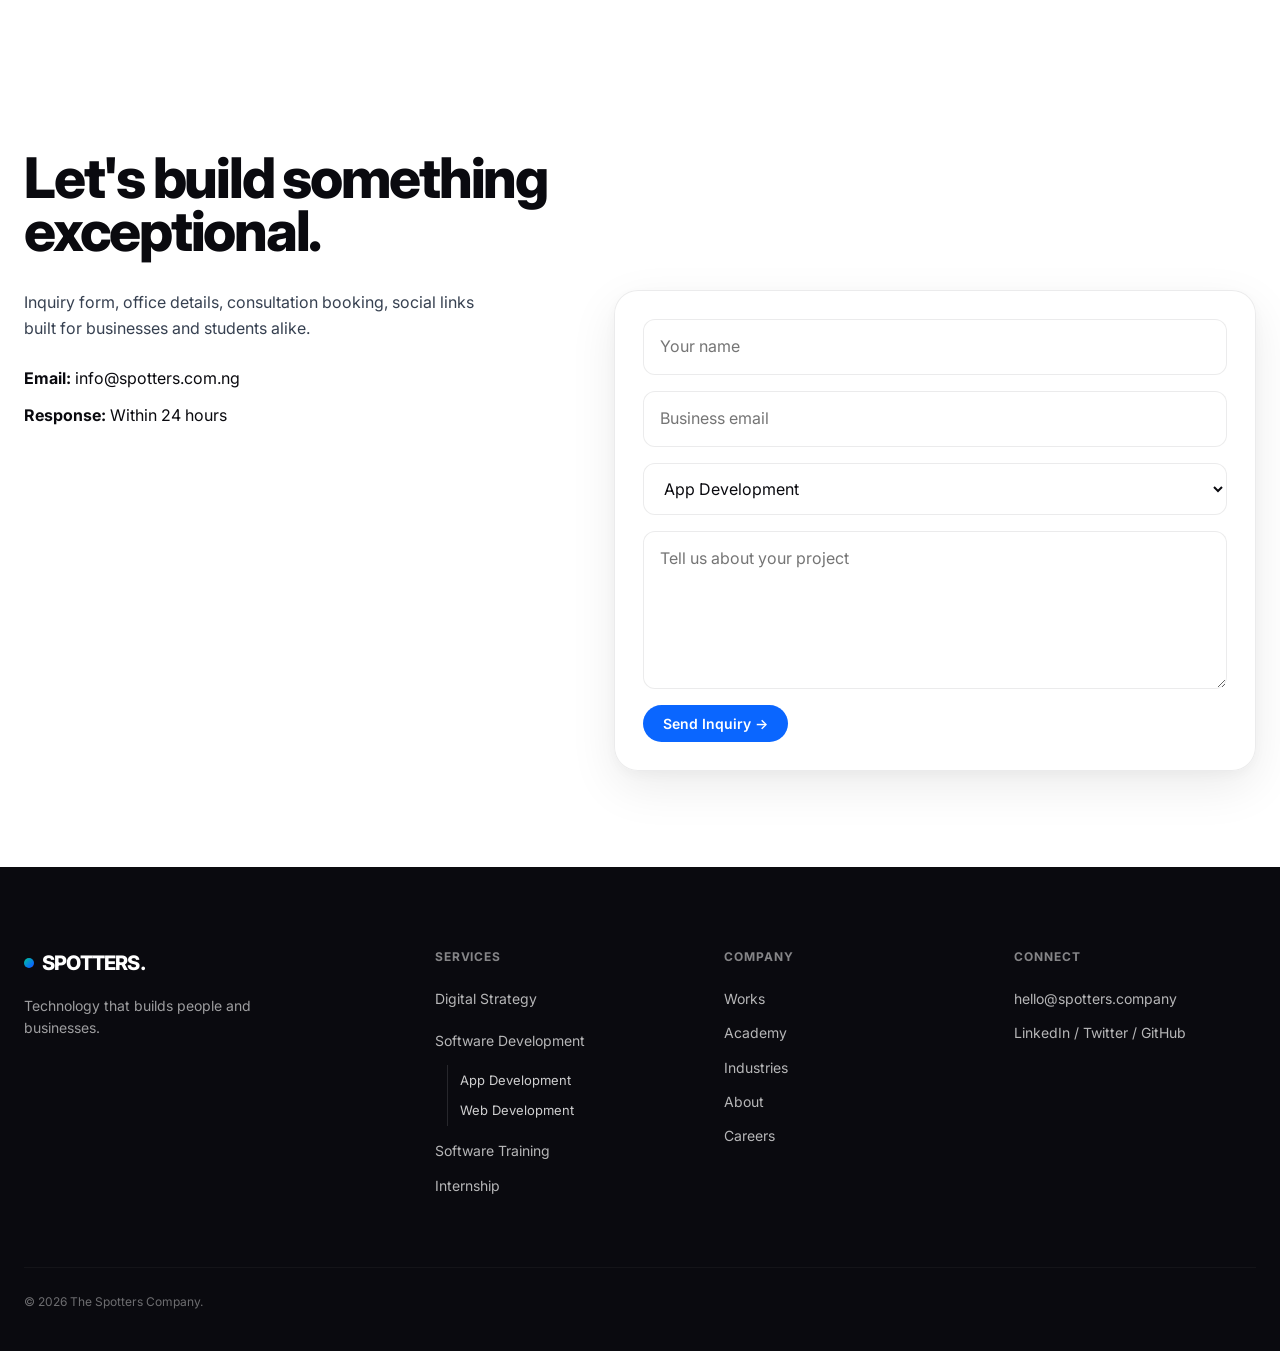
<file: pages/app-development.html>
<!DOCTYPE html>
<html lang="en">

<head>
  <meta charset="UTF-8">
  <meta name="viewport" content="width=device-width, initial-scale=1.0">
  <title>App Development  The Spotters Company | Build an app users love</title>
  <link href="https://fonts.googleapis.com/css2?family=Inter:wght@400;500;600;700;800&display=swap" rel="stylesheet">
  <link rel="stylesheet" href="../css/variables.css">
  <link rel="stylesheet" href="../css/global.css">
  <link rel="stylesheet" href="../css/app-development.css">
</head>

<body>
  <header class="header" id="siteHeader">
    <div class="header-inner">
      <a href="#" class="logo">
        <div class="logo-dot"></div>SPOTTERS
      </a>

      <!-- Right side: nav + actions -->
      <nav class="nav-desktop" id="desktopNav">
        <!-- SERVICES DROPDOWN - Desktop -->
        <a class="nav-link" href="../index.html">Home</a>
        <div class="nav-dropdown open" id="servicesDropdown">
          <button class="nav-link dropdown-trigger" aria-expanded="true">Services <span>▾</span></button>
          <div class="dropdown-menu">
            <a href="digital-strategy.html">Digital Strategy</a>
            <div class="dropdown-group">
              <button class="dropdown-link dropdown-trigger" aria-expanded="false">
                Software Development <span>▾</span>
              </button>
              <div class="dropdown-submenu">
                <a href="app-development.html" style="color:var(--blue); font-weight:600;">App Development</a>
                <a href="web-development.html">Web Development</a>
              </div>
            </div>
            <a href="erp-solution.html">ERP Solution</a>
            <a href="software-training.html">Software Training</a>
            <a href="internship.html">Internship Program</a>
          </div>
        </div>
        <a class="nav-link" href="../index.html#works">Works</a>
        <a class="nav-link" href="../index.html#academy">Academy</a>
        <a class="nav-link" href="../index.html#careers">Careers</a>
        <a class="nav-link" href="../index.html#industries">Industries</a>
        <a class="nav-link" href="../index.html#about">About</a>
        <a class="nav-link" href="../index.html#contact">Contact</a>
        <a class="btn-primary blue" href="../index.html#contact">Start a Project</a>

        <!-- Theme toggle - always visible on desktop, also in drawer on mobile -->
        <button class="theme-toggle" id="themeToggle" aria-label="Toggle light and dark theme">
          <div class="toggle-thumb" id="toggleThumb">☾</div>
        </button>
      </nav>

      <!-- Mobile actions: theme toggle + hamburger -->
      <div style="display:flex; align-items:center; gap:10px;">
        <!-- Duplicate toggle for mobile header (hidden on desktop via CSS) -->
        <button class="theme-toggle" id="themeToggleMobile" style="display:none;" aria-label="Toggle theme">
          <div class="toggle-thumb">☾</div>
        </button>
        <button class="hamburger" id="hamburger" aria-label="Open menu" aria-expanded="false" aria-controls="drawer">
          <span></span><span></span><span></span>
        </button>
      </div>
    </div>
  </header>

  <!-- ====================================================================
             DRAWER - Mobile menu for tablet downward
             Slides from right, contains nav links + CTA + theme row
             Controlled by main.js PART 2
             ==================================================================== -->
  <div class="drawer-backdrop" id="backdrop"></div>
  <div class="drawer" id="drawer" aria-hidden="true">
    <a class="drawer-link" href="../index.html">Home</a>
    <div class="drawer-dropdown open" id="drawerServices">
      <button class="drawer-link dropdown-trigger" aria-expanded="true">Services <span>▾</span></button>
      <div class="drawer-submenu">
        <a class="drawer-sublink" href="digital-strategy.html">Digital Strategy</a>
        <div class="drawer-dropdown nested" id="drawerSoftwareDevelopment">
          <button class="drawer-link dropdown-trigger" aria-expanded="false">Software Development
            <span>▾</span></button>
          <div class="drawer-submenu nested">
            <a class="drawer-sublink" href="app-development.html" style="color:var(--blue); font-weight:600;">App Development</a>
            <a class="drawer-sublink" href="web-development.html">Web Development</a>
          </div>
        </div>
        <a class="drawer-sublink" href="erp-solution.html">ERP Solution</a>
        <a class="drawer-sublink" href="software-training.html">Software Training</a>
        <a class="drawer-sublink" href="internship.html">Internship Program</a>
      </div>
    </div>
    <a class="drawer-link" href="../index.html#works">Works</a>
    <a class="drawer-link" href="../index.html#academy">Academy</a>
    <a class="drawer-link" href="../index.html#careers">Careers</a>
    <a class="drawer-link" href="../index.html#industries">Industries</a>
    <a class="drawer-link" href="../index.html#about">About</a>
    <a class="drawer-link" href="../index.html#contact">Contact</a>
    <div class="drawer-footer">
      <div class="drawer-theme-row"><span>Theme</span><button class="theme-toggle" id="drawerThemeToggle">
          <div class="toggle-thumb" id="drawerToggleThumb">☾</div>
        </button></div>
      <a class="btn-primary blue" href="../index.html#contact" style="width:100%; justify-content:center;">Start a
        Project →</a>
      <p style="font-size:11px; color:var(--muted-2); text-align:center; margin-top:12px;">• Since
        2018</p>
    </div>
  </div>
  
  <!-- ====================================================================
           APP HERO SECTION
           ==================================================================== -->
  <section class="app-hero">
    <div class="hero-background"><canvas id="particleCanvasApp"></canvas><canvas id="particleCanvas"></canvas>
      <div class="gradient-orb blue"></div>
      <div class="gradient-orb green"></div>
      <div class="gradient-orb orange"></div>
    </div>
    <div class="hero-container">
      <div class="hero-content">
        <span class="hero-badge">Mobile App Development</span>
        <h1>Build an <em>app</em> your users will <em>love</em></h1>
        <p>We design and develop exceptional iOS, Android, web, and hybrid applications with stunning user experiences,
          scalable architecture, and performance that grows with your business.</p>
        <div class="hero-actions"><a class="btn-primary blue" href="../index.html#contact">I want to build an app</a><a
            class="btn-secondary" href="../index.html#works">View case studies</a></div>
        <div class="hero-stats">
          <div class="stat"><strong>Platforms</strong><span>iOS • Android • Web • Hybrid</span></div>
          <div class="stat"><strong>Delivery</strong><span>MVP • Enterprise • Scale</span></div>
          <div class="stat"><strong>Approach</strong><span>UX-first development</span></div>
        </div>
      </div>
      <div class="hero-visual">
        <div class="device-stack">
          <svg class="connection-svg" viewBox="0 0 400 600" preserveAspectRatio="none">
            <defs>
              <linearGradient id="ad-gradient" x1="0%" y1="0%" x2="100%" y2="0%">
                <stop offset="0%" stop-color="#0A66FF" />
                <stop offset="50%" stop-color="#00C896" />
                <stop offset="100%" stop-color="#FF6B1C" />
              </linearGradient>
            </defs>
            <path class="connection-line" d="M 60 80 Q 200 120 320 90 T 300 280 T 80 420 T 340 500" />
            <path class="connection-pulse" d="M 60 80 Q 200 120 320 90 T 300 280 T 80 420 T 340 500" />
          </svg>
          <div class="phone phone-back">
            <div class="screen screen-2">
              <div class="screen-inner">
                <div class="mock-status"><span>9:41</span><span>●●●</span></div>
                <div class="mock-header">
                  <div
                    style="font-size:11px; letter-spacing:0.12em; text-transform:uppercase; color:var(--ad-muted-2); font-weight:700;">
                    Analytics</div>
                  <h3 style="font-size:16px; font-weight:800; margin-top:4px;">Growth Overview</h3>
                </div>
                <div class="mock-card green">
                  <div style="font-size:11px; color:var(--ad-muted-2);">Weekly Active</div>
                  <div style="font-size:20px; font-weight:800; margin-top:2px;">8.2k ↑</div>
                  <div class="chart-bars">
                    <div class="chart-bar green" style="height:40%"></div>
                    <div class="chart-bar green" style="height:65%"></div>
                    <div class="chart-bar green" style="height:50%"></div>
                    <div class="chart-bar green" style="height:80%"></div>
                  </div>
                </div>
                <div class="mock-card">
                  <div style="font-size:12px; font-weight:600;">Notifications</div>
                  <div style="font-size:11px; color:var(--ad-muted); margin-top:6px;">🔔 New user signed up<br>💳
                    Payment received</div>
                </div>
              </div>
            </div>
          </div>
          <div class="phone phone-front">
            <div class="screen screen-1">
              <div class="screen-inner">
                <div class="mock-status"><span>9:41</span><span>●●●</span></div>
                <div class="mock-header">
                  <div class="mock-avatar-row">
                    <div class="mock-avatar">A</div>
                    <div>
                      <div style="font-weight:500; font-size:8px;">Alex Morgan</div>
                      <div style="font-size:6px; color:var(--ad-muted);">Premium • iOS</div>
                    </div>
                  </div>
                </div>
                <div class="mock-card blue">
                  <div
                    style="font-size:5px; text-transform:uppercase; letter-spacing:0.08em; color:var(--ad-muted-2); font-weight:600;">
                    Total Revenue</div>
                  <div style="font-size:15px; font-weight:800; margin-top:4px;">$42,389</div>
                  <div style="font-size:7px; color:#16A34A;">↑ 12.4% this week</div>
                  <div class="chart-bars">
                    <div class="chart-bar" style="height:40%"></div>
                    <div class="chart-bar" style="height:72%"></div>
                    <div class="chart-bar green" style="height:55%"></div>
                    <div class="chart-bar"
                      style="height:88%; background:linear-gradient(180deg,var(--ad-blue),var(--ad-green));"></div>
                    <div class="chart-bar green" style="height:62%"></div>
                  </div>
                </div>
                <div class="mock-card">
                  <div style="font-size:12px; font-weight:600; margin-bottom:8px;">Recent Transactions</div>
                  <div class="transaction"><span>☕ Coffee Shop</span><span style="font-weight:600;">-$4.20</span></div>
                  <div class="transaction"><span>💳 Salary</span><span
                      style="font-weight:600; color:var(--ad-green);">+$3,200</span></div>
                  <div class="transaction"><span>🛒 Groceries</span><span style="font-weight:600;">-$84.30</span></div>
                </div>
              </div>
            </div>
          </div>
          <div class="floating-card analytics"><strong>Analytics</strong><span>↑ 34% retention</span></div>
          <div class="floating-card payment"><strong>Payment</strong><span>$1,240 secured</span></div>
          <div class="floating-card notification"><strong>Live</strong><span>Push delivered</span></div>
          <div class="platforms">
            <div class="platform-pill active">iOS</div>
            <div class="platform-pill">Android</div>
            <div class="platform-pill green">Web</div>
            <div class="platform-pill">Hybrid</div>
            <div class="platform-pill orange">MVP</div>
          </div>
        </div>
      </div>
    </div>
    <div class="scroll-indicator">
      <div class="scroll-line"></div>
    </div>
  </section>

  <!-- ====================================================================
       STACK SECTION 
       ==================================================================== -->
  <section class="stack-section" id="stack">
    <!-- Section header  -->
    <div class="stack-header">
      <div class="stack-label">Our Stack</div>
      <h2>From idea to App Store  end-to-end product studio.</h2>
      <p>We ship native performance with cross-platform speed. Each layer is production-ready, so founders move from MVP
        to scale without rebuilding.</p>
    </div>

    <!-- Grid - 3 columns desktop, 2 tablet, 1 mobile -->
    <div class="stack-grid">
      <!-- Card 1 - Blue dominant - Native -->
      <div class="stack-card native" data-stack="native">
        <div class="stack-card-num">
          <span>01  Native</span>
          <span class="dot blue">●</span>
        </div>
        <h3>Native iOS & Android</h3>
        <p>Swift, Kotlin, 120fps animations, offline-first, push, biometrics.</p>
        <ul>
          <li>Swift & Kotlin native builds</li>
          <li>Offline-first + biometric auth</li>
          <li>120fps micro-interactions</li>
        </ul>
      </div>

      <!-- Card 2 - Green secondary - Cross-platform -->
      <div class="stack-card cross" data-stack="cross">
        <div class="stack-card-num">
          <span>02  Cross-platform</span>
          <span class="dot green">●</span>
        </div>
        <h3>Cross-platform</h3>
        <p>Flutter, React Native, one codebase, native performance, 40% faster ship.</p>
        <ul>
          <li>Flutter & React Native</li>
          <li>One codebase, native feel</li>
          <li>40% faster time-to-market</li>
        </ul>
      </div>

      <!-- Card 3 - Orange accent - MVP to Scale -->
      <div class="stack-card scale" data-stack="scale">
        <div class="stack-card-num">
          <span>03  Scale</span>
          <span class="dot orange">●</span>
        </div>
        <h3>MVP to Scale</h3>
        <p>Weeks to MVP, months to scale. Analytics, payments, auth built-in.</p>
        <ul>
          <li>Weeks to MVP, months to scale</li>
          <li>Analytics, payments, auth built-in</li>
          <li>Enterprise-ready architecture</li>
        </ul>
      </div>
    </div>
  </section>

  <!-- ====================================================================
         CONTACT - Form + details
         ==================================================================== -->
  <section class="section contact-section" id="contact">
    <div class="section-label reveal">Contact</div>
    <h2 class="section-title reveal">Let's build something exceptional.</h2>
    <div class="contact-layout">
      <div class="contact-info reveal">
        <p>Inquiry form, office details, consultation booking, social links built for
          businesses and students alike.</p>
        <div class="contact-meta">
          <p><strong>Email:</strong> info@spotters.com.ng</p>
          <p><strong>Response:</strong> Within 24 hours</p>
        </div>
      </div>
      <form class="card contact-form reveal">
        <input type="text" name="name" placeholder="Your name">
        <input type="email" name="email" placeholder="Business email">
        <select name="service">
          <option>App Development</option>
          <option>Digital Strategy</option>
          <option>Web Development</option>
          <option>Software Training</option>
          <option>Internship</option>
          <option>ERP Solution</option>
        </select>
        <textarea name="message" placeholder="Tell us about your project" rows="5"></textarea>
        <button class="btn-primary blue" type="submit">Send Inquiry →</button>
      </form>
    </div>
  </section>

  <footer class="footer">
    <div class="footer-inner">
      <div class="footer-grid">
        <div>
          <div class="logo" style="color:white;">
            <div class="logo-dot"></div>SPOTTERS.
          </div>
          <p style="opacity:0.6; font-size:14px; margin-top:16px; max-width:300px;">Technology that builds people and
            businesses.</p>
        </div>
        <div>
          <h4>Services</h4>
          <a href="digital-strategy.html">Digital Strategy</a>
          <div class="footer-link-group">
            <span class="footer-link-group-title" style="display:block; font-size:14px; opacity:0.7; padding:6px 0;">Software Development</span>
            <div class="footer-sublinks">
              <a href="app-development.html">App Development</a>
              <a href="web-development.html">Web Development</a>
            </div>
          </div>
          <a href="software-training.html">Software Training</a>
          <a href="internship.html">Internship</a>
        </div>
        <div>
          <h4>Company</h4><a href="../index.html#works">Works</a><a href="../index.html#academy">Academy</a><a
            href="../index.html#industries">Industries</a><a href="../index.html#about">About</a><a
            href="../index.html#careers">Careers</a>
        </div>
        <div>
          <h4>Connect</h4>
          <a>hello@spotters.company</a>
          <a>LinkedIn / Twitter / GitHub</a>
        </div>
      </div>
      <p
        style="margin-top:64px; opacity:0.4; font-size:12px; border-top:1px solid rgba(255,255,255,0.1); padding-top:24px;">
        © 2026 The Spotters Company.</p>
    </div>
  </footer>

  <button class="back-to-top" id="backToTop" aria-label="Back to top"><svg viewBox="0 0 24 24" fill="none"
      stroke="currentColor" stroke-width="2.2" stroke-linecap="round" stroke-linejoin="round">
      <path d="M18 15l-6-6-6 6" />
    </svg></button>
  <div class="toast" id="toast"></div>
  <script src="../js/main.js"></script>
  <script src="../js/app-development.js"></script>
</body>

</html>
</file>
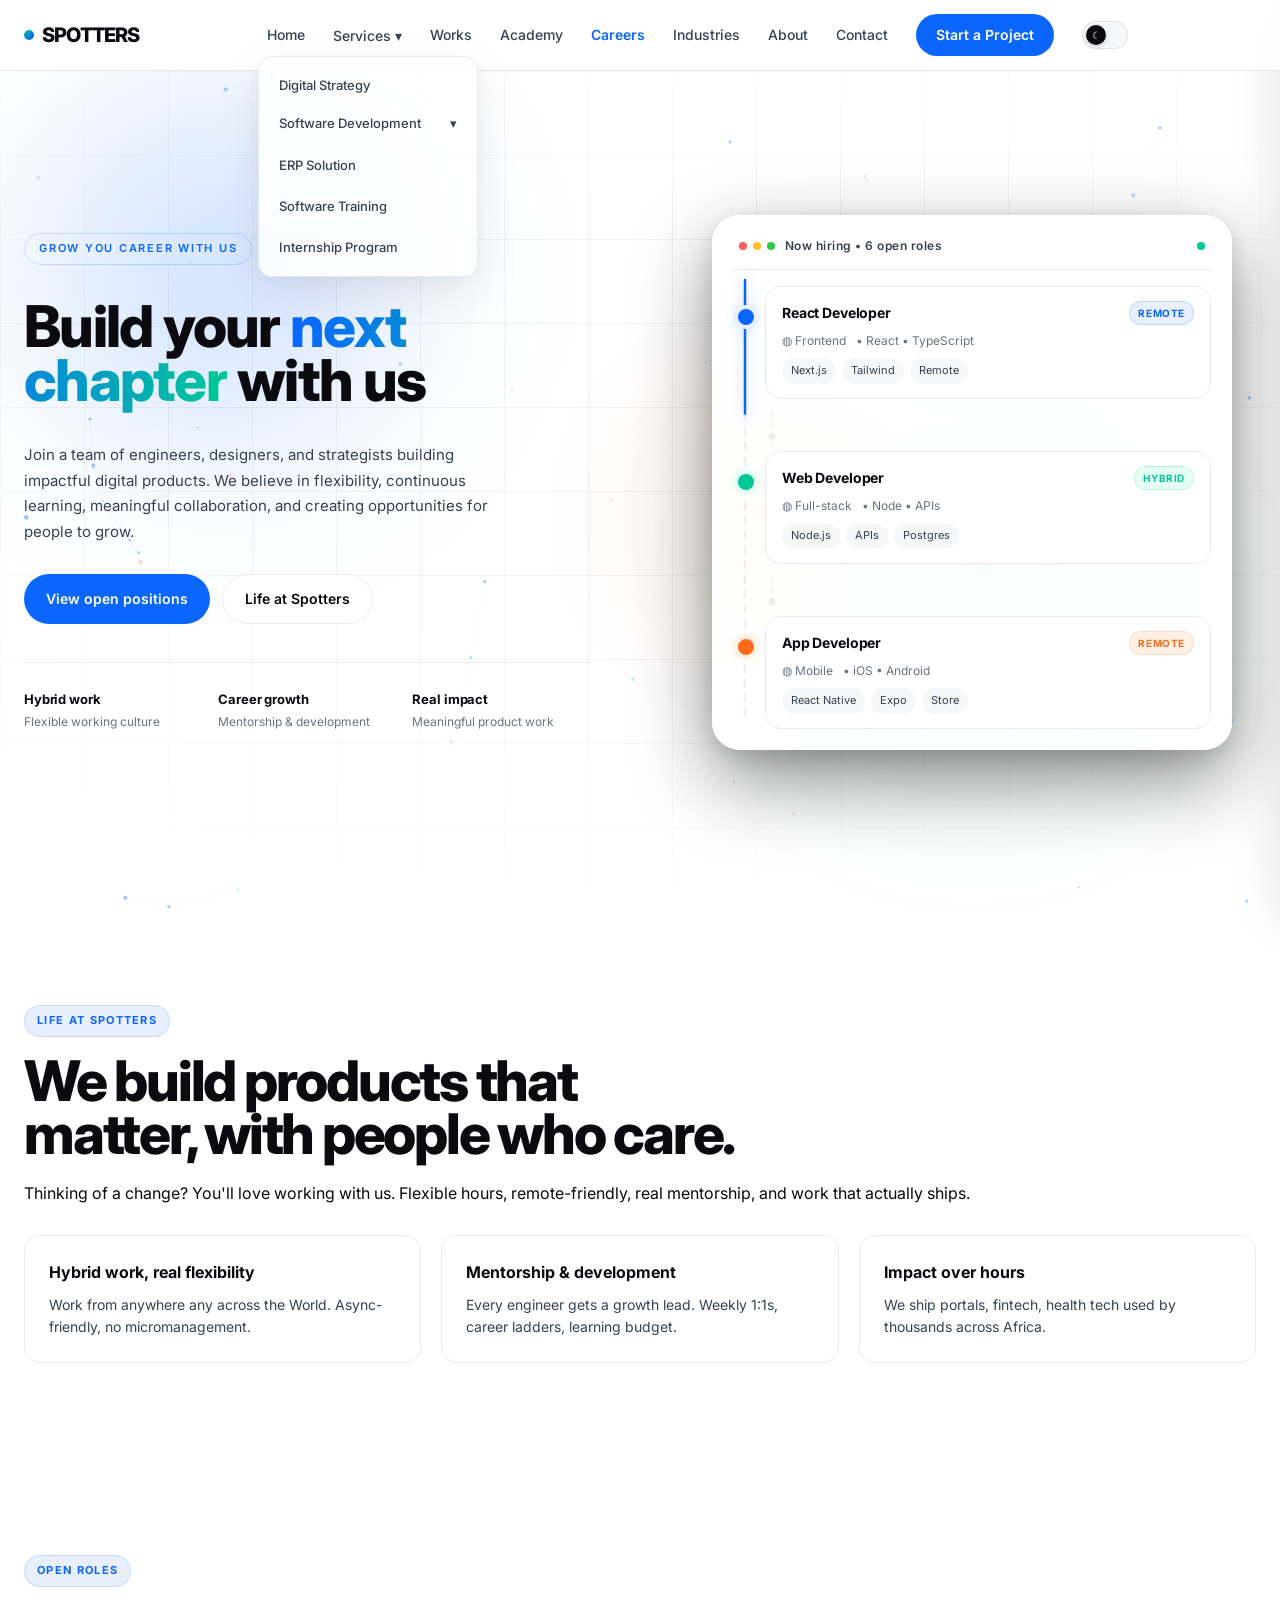
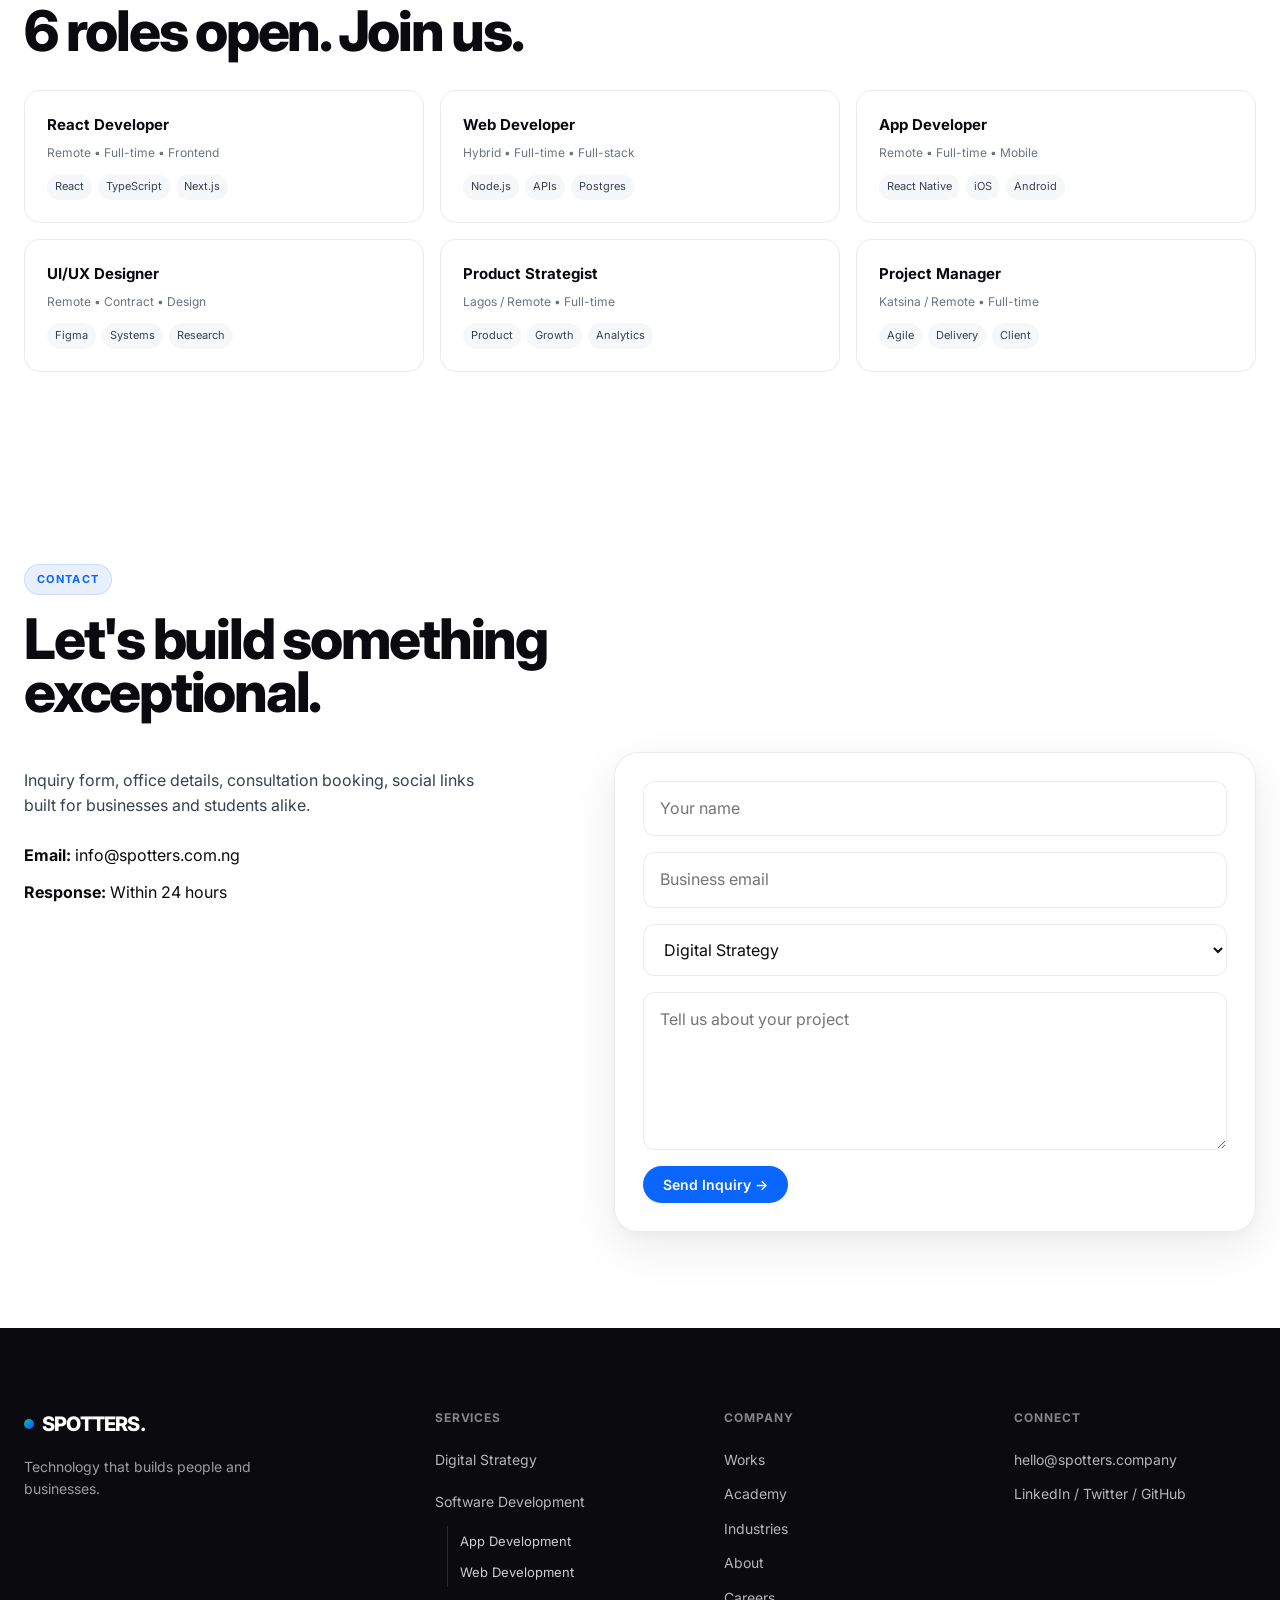
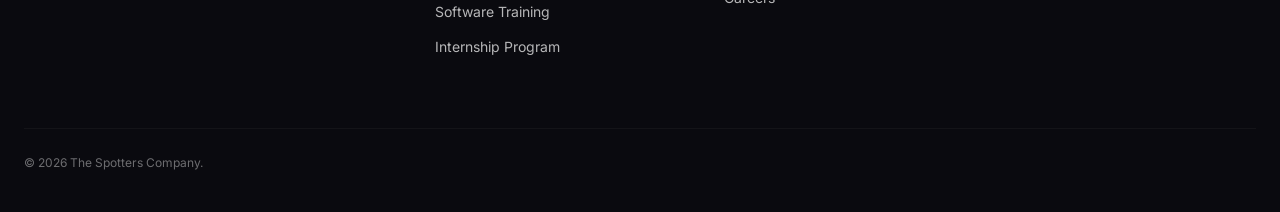
<file: pages/careers.html>
<!DOCTYPE html>
<html lang="en">

<head>
  <meta charset="UTF-8">
  <meta name="viewport" content="width=device-width, initial-scale=1.0">
  <title>Careers  The Spotters Company | Build your next chapter with us</title>
  <link href="https://fonts.googleapis.com/css2?family=Inter:wght@400;500;600;700;800&display=swap" rel="stylesheet">
  <link rel="stylesheet" href="../css/variables.css">
  <link rel="stylesheet" href="../css/global.css">
  <link rel="stylesheet" href="../css/careers.css">
</head>

<body>
  <!-- HEADER - IDENTICAL TO index.html -->
  <header class="header" id="siteHeader">
    <div class="header-inner">
      <a href="../index.html" class="logo">
        <div class="logo-dot"></div>SPOTTERS
      </a>
      <nav class="nav-desktop" id="desktopNav">
        <a class="nav-link" href="../index.html">Home</a>
        <div class="nav-dropdown open" id="servicesDropdown">
          <button class="nav-link dropdown-trigger" aria-expanded="true">Services <span>▾</span></button>
          <div class="dropdown-menu">
            <a href="digital-strategy.html">Digital Strategy</a>
            <div class="dropdown-group">
              <button class="dropdown-link dropdown-trigger" aria-expanded="false">
                Software Development <span>▾</span>
              </button>
              <div class="dropdown-submenu">
                <a href="app-development.html">App Development</a>
                <a href="web-development.html">Web Development</a>
              </div>
            </div>
            <a href="erp-solution.html">ERP Solution</a>
            <a href="software-training.html">Software Training</a>
            <a href="internship.html">Internship Program</a>
          </div>
        </div>
        <a class="nav-link" href="works.html">Works</a>
        <a class="nav-link" href="index.html#academy">Academy</a>
        <a class="nav-link" href="careers.html" style="color: var(--blue);font-weight:600;">Careers</a>
        <a class="nav-link" href="industries.html">Industries</a>
        <a class="nav-link" href="about.html">About</a>
        <a class="nav-link" href="../index.html#contact">Contact</a>
        <a class="btn-primary blue" href="#open-roles">Start a Project</a>
        <button class="theme-toggle" id="themeToggle" aria-label="Toggle light and dark theme">
          <div class="toggle-thumb" id="toggleThumb">☾</div>
        </button>
      </nav>
      <div style="display:flex; align-items:center; gap:10px;">
        <button class="theme-toggle" id="themeToggleMobile" style="display:none;" aria-label="Toggle theme">
          <div class="toggle-thumb">☾</div>
        </button>
        <button class="hamburger" id="hamburger" aria-label="Open menu" aria-expanded="false"
          aria-controls="drawer"><span></span><span></span><span></span></button>
      </div>
    </div>
  </header>

  <!-- Drawer - Mobile  -->
  <div class="drawer-backdrop" id="backdrop"></div>
  <div class="drawer" id="drawer" aria-hidden="true">
    <a class="drawer-link" href="../index.html">Home</a>
    <div class="drawer-dropdown open" id="drawerServices">
      <button class="drawer-link dropdown-trigger" aria-expanded="true">Services <span>▾</span></button>
      <div class="drawer-submenu">
        <a class="drawer-sublink" href="digital-strategy.html">Digital Strategy</a>
        <div class="drawer-dropdown nested" id="drawerSoftwareDevelopment">
          <button class="drawer-link dropdown-trigger" aria-expanded="false">Software Development
            <span>▾</span></button>
          <div class="drawer-submenu nested">
            <a class="drawer-sublink" href="app-development.html">App Development</a>
            <a class="drawer-sublink" href="web-development.html">Web Development</a>
          </div>
        </div>
        <a class="drawer-sublink" href="erp-solution.html">ERP Solution</a>
        <a class="drawer-sublink" href="software-training.html">Software Training</a>
        <a class="drawer-sublink" href="internship.html">Internship Program</a>
      </div>
    </div>
    <a class="drawer-link" href="works.html">Works</a>
    <a class="drawer-link" href="../index.html#academy">Academy</a>
    <a class="drawer-link" href="careers.html" style="color: var(--blue);font-weight:600;">Careers</a>
    <a class="drawer-link" href="industries.html">Industries</a>
    <a class="drawer-link" href="about.html">About</a>
    <a class="drawer-link" href="../index.html#contact">Contact</a>
    <div class="drawer-footer">
      <div class="drawer-theme-row"><span>Theme</span><button class="theme-toggle" id="drawerThemeToggle"
          aria-label="Toggle theme">
          <div class="toggle-thumb" id="drawerToggleThumb">☾</div>
        </button></div>
      <a class="btn-primary blue" href="#open-roles" style="width:100%; justify-content:center;">Start a Project →</a>
      <p style="font-size:11px; color:var(--muted-2); text-align:center; margin-top:12px;"> • Since
        2018</p>
    </div>
  </div>

  <!-- ====================================================================
         CAREERS HERO
         ==================================================================== -->
  <section class="careers-hero" id="hero">
    <div class="hero-background"><canvas id="careerCanvas"></canvas>
      <div class="grid-overlay"></div>
      <div class="gradient-orb blue"></div>
      <div class="gradient-orb green"></div>
      <div class="gradient-orb orange"></div>
    </div>
    <div class="hero-container">
      <div class="hero-content">
        <span class="hero-badge">Grow You Career With Us</span>
        <h1>Build your <em>next chapter</em> with us</h1>
        <p>Join a team of engineers, designers, and strategists building impactful digital products. We believe in
          flexibility, continuous learning, meaningful collaboration, and creating opportunities for people to grow.</p>
        <div class="hero-actions"><a class="btn-primary blue" href="#open-roles">View open positions</a><a
            class="btn-secondary" href="#culture">Life at Spotters</a></div>
        <div class="hero-benefits">
          <div class="benefit"><strong>Hybrid work</strong><span>Flexible working culture</span></div>
          <div class="benefit"><strong>Career growth</strong><span>Mentorship & development</span></div>
          <div class="benefit"><strong>Real impact</strong><span>Meaningful product work</span></div>
        </div>
      </div>
      <div class="hero-visual">
        <div class="career-board">
          <div class="board-header">
            <div class="board-header-left">
              <div class="dot-group"><span></span><span></span><span></span></div><span>Now hiring • 6 open roles</span>
            </div>
            <div class="live-dot"></div>
          </div>
          <svg class="career-svg" viewBox="0 0 4 420" preserveAspectRatio="none">
            <path class="career-path" d="M2 0 L2 420"></path>
            <path class="career-progress" d="M2 0 L2 420"></path>
          </svg>
          <div class="job-cards">
            <div class="job-card react">
              <div class="job-top"><span class="job-title">React Developer</span><span class="job-badge">Remote</span>
              </div>
              <div class="job-meta"><span>◍ Frontend</span><span>• React • TypeScript</span></div>
              <div class="job-tags"><i>Next.js</i><i>Tailwind</i><i>Remote</i></div>
            </div>
            <div class="growth-connector"></div>
            <div class="job-card web">
              <div class="job-top"><span class="job-title">Web Developer</span><span class="job-badge">Hybrid</span>
              </div>
              <div class="job-meta"><span>◍ Full-stack</span><span>• Node • APIs</span></div>
              <div class="job-tags"><i>Node.js</i><i>APIs</i><i>Postgres</i></div>
            </div>
            <div class="growth-connector"></div>
            <div class="job-card app">
              <div class="job-top"><span class="job-title">App Developer</span><span class="job-badge">Remote</span>
              </div>
              <div class="job-meta"><span>◍ Mobile</span><span>• iOS • Android</span></div>
              <div class="job-tags"><i>React Native</i><i>Expo</i><i>Store</i></div>
            </div>
          </div>
          <div class="floating-card mentorship">
            <div class="fc-icon">◍</div>
            <div>
              <div style="font-size:12px; font-weight:700;">Mentorship</div>
              <div style="font-size:11px; color:var(--c-muted-2);">1:1 growth sessions</div>
            </div>
          </div>
          <div class="floating-card growth">
            <div class="fc-icon">↗</div>
            <div>
              <div style="font-size:12px; font-weight:700;">Growth path</div>
              <div style="font-size:11px; color:var(--c-muted-2);">Clear progression</div>
            </div>
          </div>
          <div class="floating-card culture">
            <div class="fc-icon">♥</div>
            <div>
              <div style="font-size:12px; font-weight:700;">Culture of care</div>
              <div style="font-size:11px; color:var(--c-muted-2);">People first, always</div>
            </div>
          </div>
        </div>
      </div>
    </div>
  </section>

  <section class="culture-section" id="culture">
    <div class="section-label reveal">Life at Spotters</div>
    <h2 class="section-title reveal">We build products that matter, with people who care.</h2>
    <p class="section-desc reveal">Thinking of a change? You'll love working with us. Flexible hours, remote-friendly,
      real mentorship, and work that actually ships.</p>
    <div class="culture-grid">
      <div class="culture-card reveal">
        <h3>Hybrid work, real flexibility</h3>
        <p>Work from anywhere any across the World. Async-friendly, no micromanagement.</p>
      </div>
      <div class="culture-card reveal">
        <h3>Mentorship & development</h3>
        <p>Every engineer gets a growth lead. Weekly 1:1s, career ladders, learning budget.</p>
      </div>
      <div class="culture-card reveal">
        <h3>Impact over hours</h3>
        <p>We ship portals, fintech, health tech used by thousands across Africa.</p>
      </div>
    </div>
  </section>

  <!-- ====================================================================
         ROLES - SECTION
         ==================================================================== -->
  <section class="roles-section" id="open-roles">
    <div class="section-label reveal" >Open roles</div>
    <h2 class="section-title reveal" style="max-width:520px;">6 roles open. Join us.</h2>
    <div class="roles-grid">
      <a href="#contact" class="role-card reveal">
        <h4>React Developer</h4>
        <div class="role-loc">Remote • Full-time • Frontend</div>
        <div class="role-tags"><span>React</span><span>TypeScript</span><span>Next.js</span></div>
      </a>
      <a href="#contact" class="role-card reveal">
        <h4>Web Developer</h4>
        <div class="role-loc">Hybrid • Full-time • Full-stack</div>
        <div class="role-tags"><span>Node.js</span><span>APIs</span><span>Postgres</span></div>
      </a>
      <a href="#contact" class="role-card reveal">
        <h4>App Developer</h4>
        <div class="role-loc">Remote • Full-time • Mobile</div>
        <div class="role-tags"><span>React Native</span><span>iOS</span><span>Android</span></div>
      </a>
      <a href="#contact" class="role-card reveal">
        <h4>UI/UX Designer</h4>
        <div class="role-loc">Remote • Contract • Design</div>
        <div class="role-tags"><span>Figma</span><span>Systems</span><span>Research</span></div>
      </a>
      <a href="#contact" class="role-card reveal">
        <h4>Product Strategist</h4>
        <div class="role-loc">Lagos / Remote • Full-time</div>
        <div class="role-tags"><span>Product</span><span>Growth</span><span>Analytics</span></div>
      </a>
      <a href="#contact" class="role-card reveal">
        <h4>Project Manager</h4>
        <div class="role-loc">Katsina / Remote • Full-time</div>
        <div class="role-tags"><span>Agile</span><span>Delivery</span><span>Client</span></div>
      </a>
    </div>
  </section>

  <!-- CONTACT -->
  <section class="section contact-section" id="contact">
    <div class="section-label reveal">Contact</div>
    <h2 class="section-title reveal">Let's build something exceptional.</h2>
    <div class="contact-layout">
      <div class="contact-info reveal">
        <p>Inquiry form, office details, consultation booking, social links built for
          businesses and students alike.</p>
        <div class="contact-meta">
          <p><strong>Email:</strong> info@spotters.com.ng</p>
          <p><strong>Response:</strong> Within 24 hours</p>
        </div>
      </div>
      <form class="card contact-form reveal">
        <input type="text" name="name" placeholder="Your name">
        <input type="email" name="email" placeholder="Business email">
        <select name="service">
          <option>Digital Strategy</option>
          <option>App Development</option>
          <option>Web Development</option>
          <option>Software Training</option>
          <option>Internship</option>
          <option>ERP Solution</option>
        </select>
        <textarea name="message" placeholder="Tell us about your project" rows="5"></textarea>
        <button class="btn-primary blue" type="submit">Send Inquiry →</button>
      </form>
    </div>
  </section>

  <!-- ====================================================================
         FOOTER - SECTION
         ==================================================================== -->
  <footer class="footer">
    <div class="footer-inner">
      <div class="footer-grid">
        <div>
          <div class="logo" style="color:white;">
            <div class="logo-dot"></div>SPOTTERS.
          </div>
          <p style="opacity:0.6; font-size:14px; margin-top:16px; max-width:300px;">Technology that builds people and
            businesses.</p>
        </div>
        <div>
          <h4>Services</h4>
          <a href="digital-strategy.html">Digital Strategy</a>
          <div class="footer-link-group">
            <span class="footer-link-group-title" style="display:block; font-size:14px; opacity:0.7; padding:6px 0;">Software Development</span>
            <div class="footer-sublinks">
              <a href="app-development.html">App Development</a>
              <a href="web-development.html">Web Development</a>
            </div>
          </div>
          <a href="software-training.html">Software Training</a>
          <a href="internship.html">Internship Program</a>
        </div>
        <div>
          <h4>Company</h4><a href="index.html#works">Works</a><a href="index.html#academy">Academy</a><a
            href="index.html#industries">Industries</a><a href="pages/about.html">About</a><a
            href="careers.html">Careers</a>
        </div>
        <div>
          <h4>Connect</h4>
          <a>hello@spotters.company</a>
          <a>LinkedIn / Twitter / GitHub</a>
        </div>
      </div>
      <p
        style="margin-top:64px; opacity:0.4; font-size:12px; border-top:1px solid rgba(255,255,255,0.1); padding-top:24px;">
        © 2026 The Spotters Company.</p>
    </div>
  </footer>

  <button class="back-to-top" id="backToTop" aria-label="Back to top"><svg viewBox="0 0 24 24" fill="none"
      stroke="currentColor" stroke-width="2.2" stroke-linecap="round" stroke-linejoin="round">
      <path d="M18 15l-6-6-6 6" />
    </svg>
  </button>

  <div class="toast" id="toast"></div>

  <script src="../js/main.js"></script>
  <script src="../js/careers.js"></script>
</body>

</html>
</file>
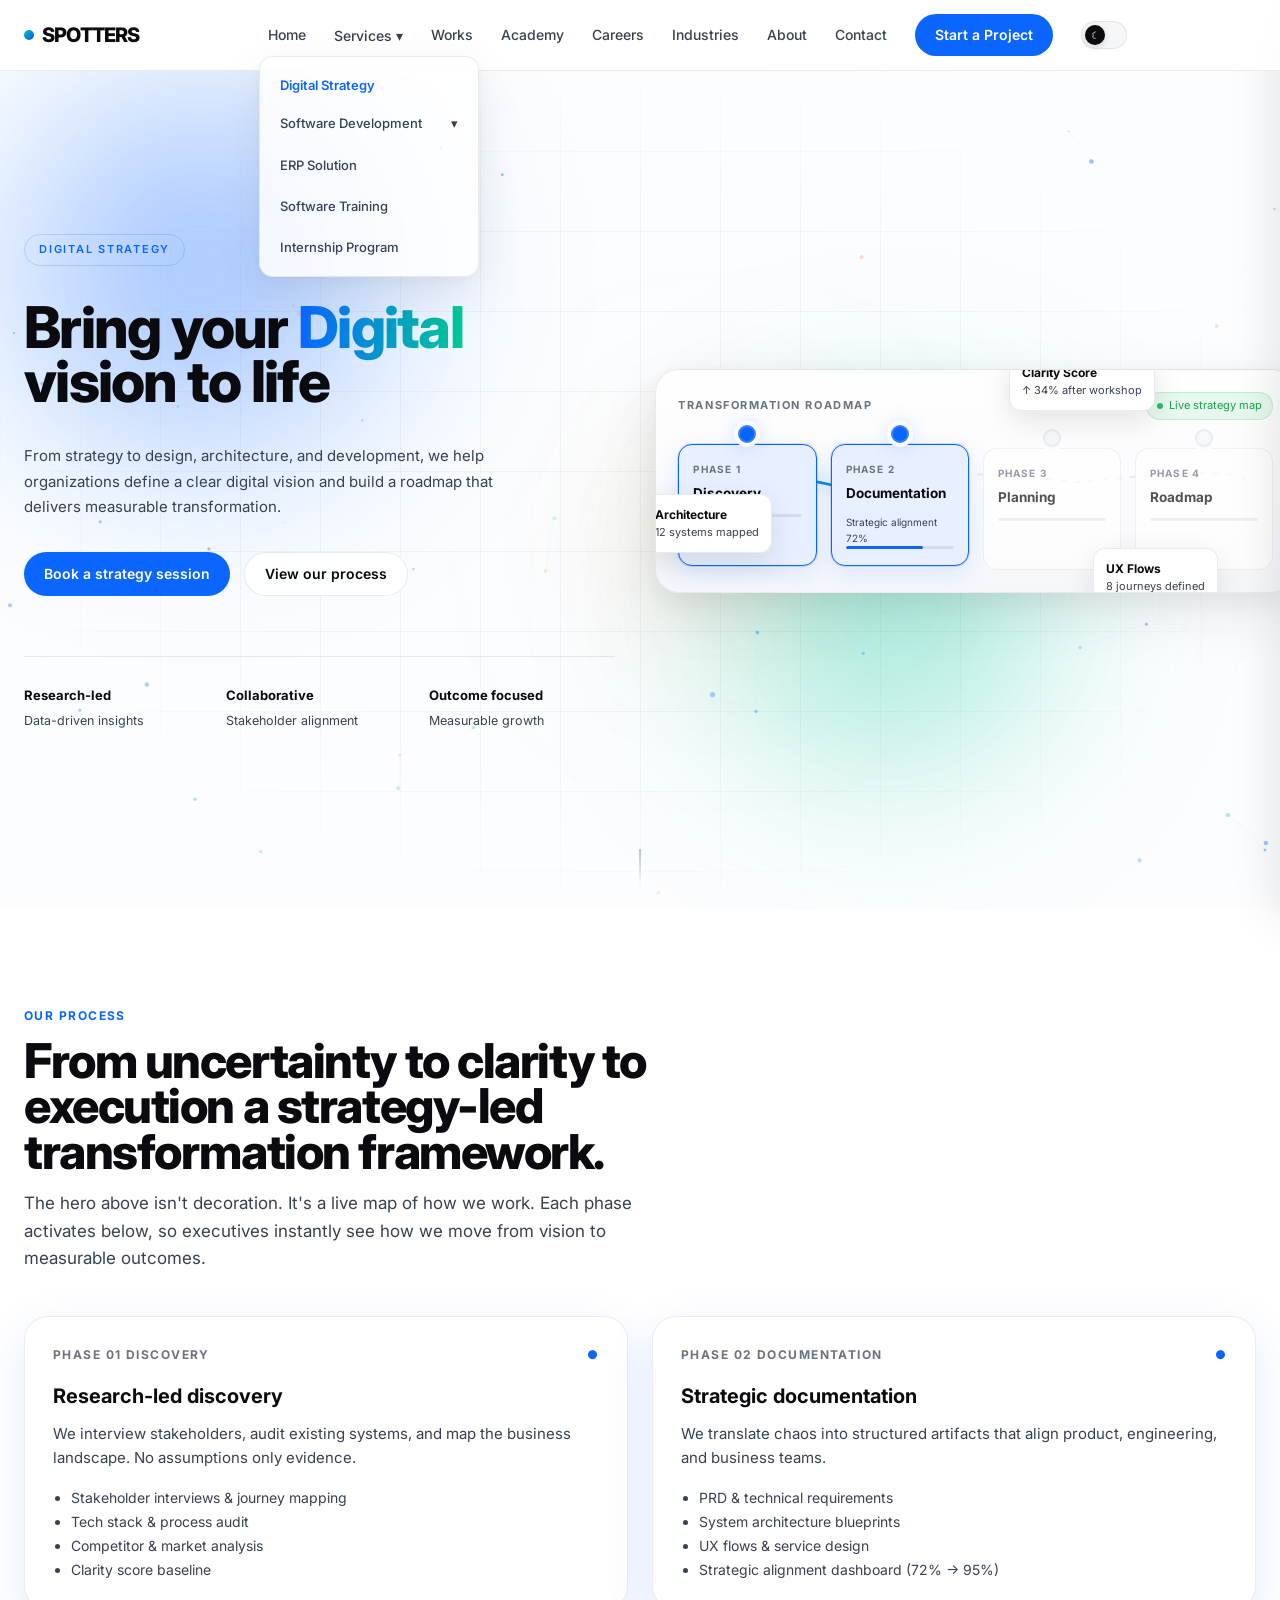
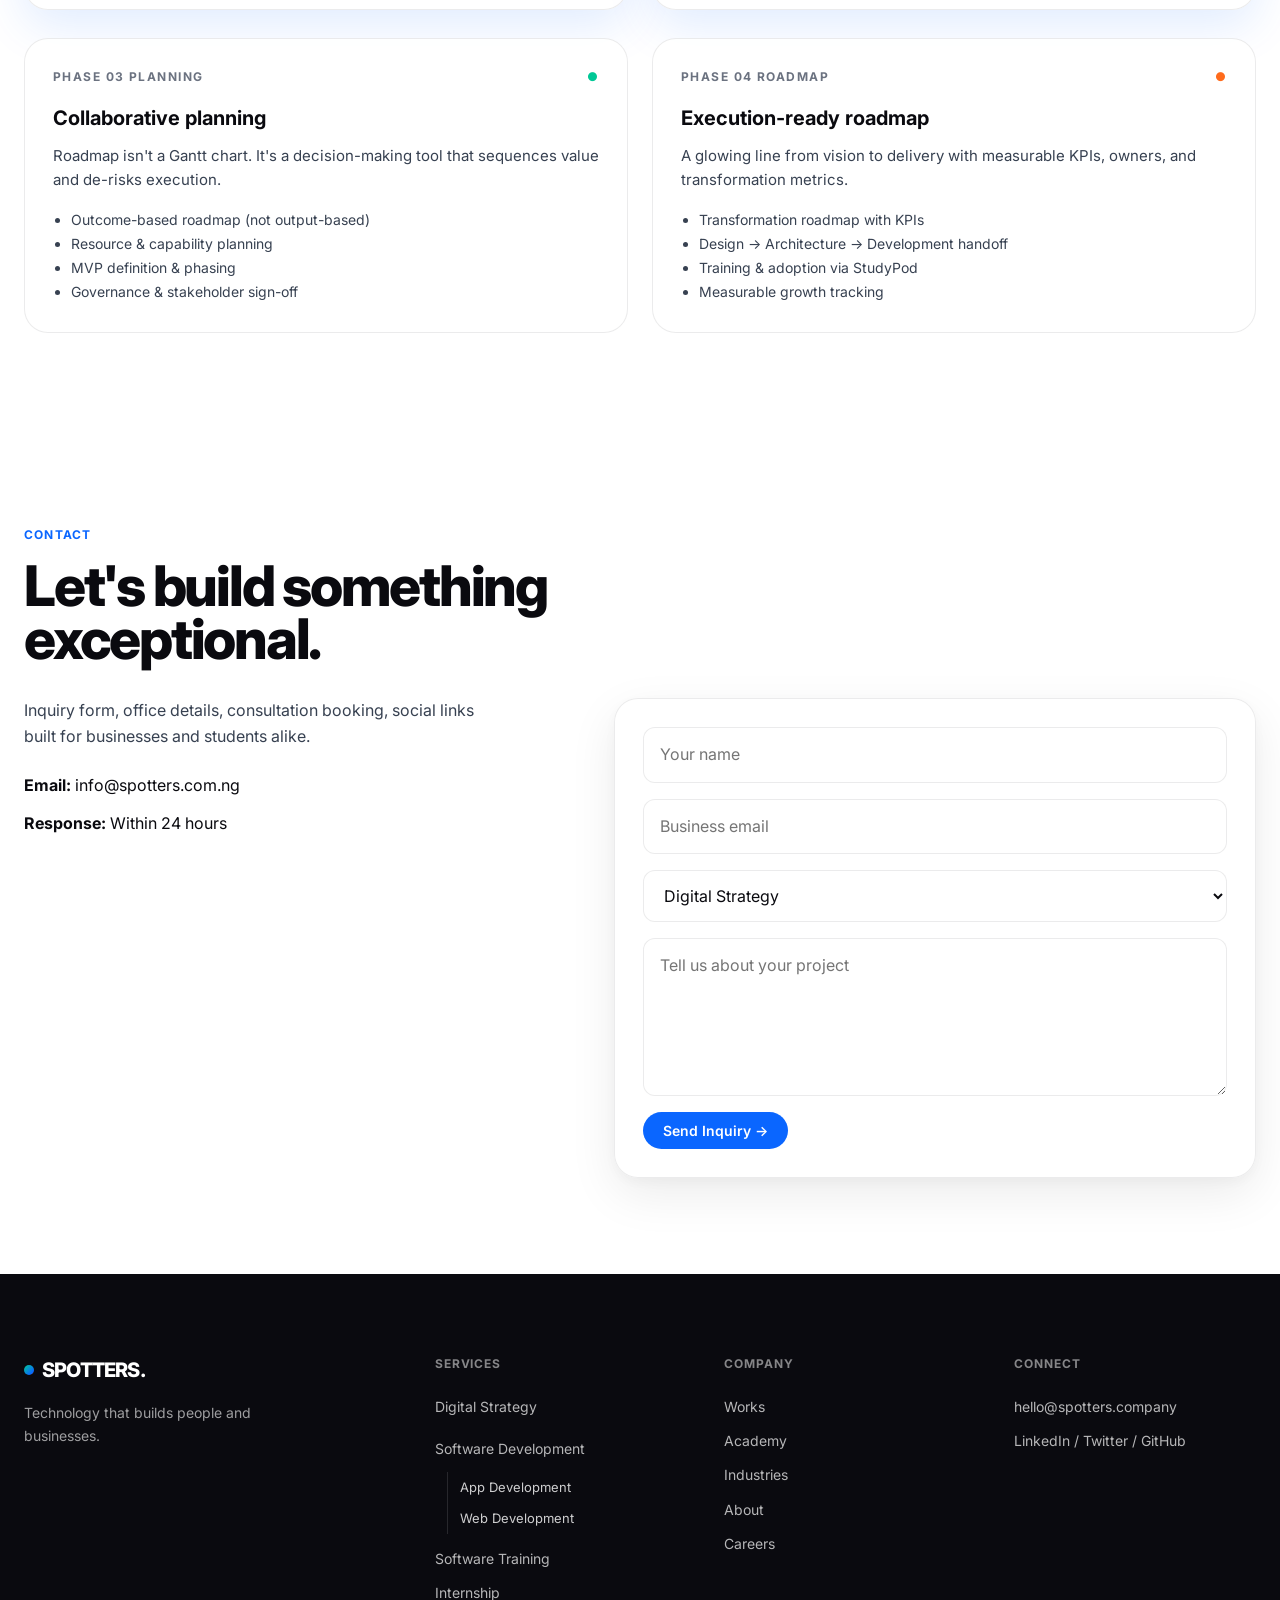
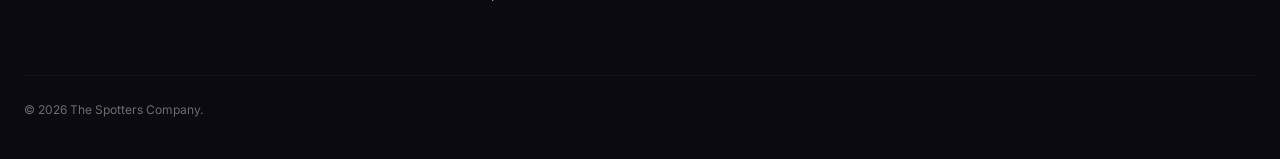
<file: pages/digital-strategy.html>
<!DOCTYPE html>
<html lang="en">
<head>
  <meta charset="UTF-8">
  <meta name="viewport" content="width=device-width, initial-scale=1.0">
  <title>Digital Strategy  The Spotters Company | Strategic Command Center</title>
  <link rel="preconnect" href="https://fonts.googleapis.com">
  <link rel="preconnect" href="https://fonts.gstatic.com" crossorigin>
  <link href="https://fonts.googleapis.com/css2?family=Inter:wght@400;500;600;700;800&display=swap" rel="stylesheet">
  <!-- Shared tokens + global header/footer + premium digital strategy hero -->
  <link rel="stylesheet" href="../css/variables.css">
  <link rel="stylesheet" href="../css/global.css">
  <link rel="stylesheet" href="../css/digital-strategy.css">
</head>

<body>
  <!-- ====================================================================
       HEADER - SECTION
       ==================================================================== -->
  <header class="header" id="siteHeader">
    <div class="header-inner">
      <a href="../index.html" class="logo">
        <div class="logo-dot"></div>SPOTTERS
      </a>
      <nav class="nav-desktop" id="desktopNav">
        <a class="nav-link" href="../index.html">Home</a>
        <div class="nav-dropdown open" id="servicesDropdown">
          <button class="nav-link dropdown-trigger" aria-expanded="true">Services <span>▾</span></button>
          <div class="dropdown-menu">
            <a href="digital-strategy.html"  style="color:var(--blue); font-weight:600;">Digital Strategy</a>
            <div class="dropdown-group">
              <button class="dropdown-link dropdown-trigger" aria-expanded="false">
                Software Development <span>▾</span>
              </button>
              <div class="dropdown-submenu">
                <a href="app-development.html">App Development</a>
                <a href="web-development.html">Web Development</a>
              </div>
            </div>
            <a href="erp-solution.html">ERP Solution</a>
            <a href="software-training.html">Software Training</a>
            <a href="internship.html">Internship Program</a>
          </div>
        </div>
        <a class="nav-link" href="../pages/works.html">Works</a>
        <a class="nav-link" href="../pages/software-training.html">Academy</a>
        <a class="nav-link" href="../pages/careers.html">Careers</a>
        <a class="nav-link" href="../pages/industries.html">Industries</a>
        <a class="nav-link" href="../pages/about.html">About</a>
        <a class="nav-link" href="../index.html#contact">Contact</a>
        <a class="btn-primary blue" href="#contact-us">Start a Project</a>
        <button class="theme-toggle" id="themeToggle" aria-label="Toggle light and dark theme">
          <div class="toggle-thumb" id="toggleThumb">☾</div>
        </button>
      </nav>
      <div style="display:flex; align-items:center; gap:10px;">
        <button class="hamburger" id="hamburger" aria-label="Open menu" aria-expanded="false" aria-controls="drawer">
          <span></span><span></span><span></span>
        </button>
      </div>
    </div>
  </header>

  <!-- Drawer - Mobile (synced with index.html) -->
  <div class="drawer-backdrop" id="backdrop"></div>
  <div class="drawer" id="drawer" aria-hidden="true">
    <a class="drawer-link" href="../index.html">Home</a>
    <div class="drawer-dropdown open" id="drawerServices">
      <button class="drawer-link dropdown-trigger" aria-expanded="true">Services <span>▾</span></button>
      <div class="drawer-submenu">
        <a class="drawer-sublink" href="digital-strategy.html"  style="color:var(--blue); font-weight:600;">Digital Strategy</a>
        <div class="drawer-dropdown nested" id="drawerSoftwareDevelopment">
          <button class="drawer-link dropdown-trigger" aria-expanded="false">Software Development
            <span>▾</span></button>
          <div class="drawer-submenu nested">
            <a class="drawer-sublink" href="app-development.html">App Development</a>
            <a class="drawer-sublink" href="web-development.html">Web Development</a>
          </div>
        </div>
        <a class="drawer-sublink" href="erp-solution.html">ERP Solution</a>
        <a class="drawer-sublink" href="software-training.html">Software Training</a>
        <a class="drawer-sublink" href="internship.html">Internship Program</a>
      </div>
    </div>
    <a class="drawer-link" href="../pages/works.html">Works</a>
    <a class="drawer-link" href="../pages/software-training.html">Academy</a>
    <a class="drawer-link" href="../pages/careers.html">Careers</a>
    <a class="drawer-link" href="../pages/industries.html">Industries</a>
    <a class="drawer-link" href="../pages/about.html">About</a>
    <a class="drawer-link" href="../index.html#contact">Contact</a>
    <div class="drawer-footer">
      <div class="drawer-theme-row">
        <span>Theme</span>
        <button class="theme-toggle" id="drawerThemeToggle" aria-label="Toggle theme">
          <div class="toggle-thumb" id="drawerToggleThumb">☾</div>
        </button>
      </div>
      <a class="btn-primary blue" href="#contact" style="width:100%; justify-content:center;">Start a
        Project →</a>
      <p style="font-size:11px; color:var(--muted-2); text-align:center; margin-top:12px;">• Since
        2018</p>
    </div>
  </div>

  <!-- ====================================================================
       STRATEGY HERO - SECTION
       ==================================================================== -->
  <section class="strategy-hero">
    <div class="hero-background">
      <canvas id="networkCanvas"></canvas>
      <div class="grid-overlay"></div>
      <div class="gradient-orb blue"></div>
      <div class="gradient-orb green"></div>
      <div class="gradient-orb orange"></div>
    </div>

    <div class="hero-container">
      <!-- Left: Sells expertise -->
      <div class="hero-content">
        <span class="hero-badge">Digital Strategy</span>
        <h1>Bring your <em>Digital</em> vision to life</h1>
        <p>From strategy to design, architecture, and development, we help organizations define a clear digital vision
          and build a roadmap that delivers measurable transformation.</p>

        <div class="hero-actions">
          <a class="btn-primary blue" href="../index.html#contact">Book a strategy session</a>
          <a class="btn-secondary" href="#process">View our process</a>
        </div>

        <div class="hero-pillars">
          <div class="pillar">
            <strong>Research-led</strong>
            <span>Data-driven insights</span>
          </div>
          <div class="pillar">
            <strong>Collaborative</strong>
            <span>Stakeholder alignment</span>
          </div>
          <div class="pillar">
            <strong>Outcome focused</strong>
            <span>Measurable growth</span>
          </div>
        </div>
      </div>

      <!-- Right: Command center visual -->
      <div class="hero-visual">
        <div class="roadmap-board">
          <div class="board-header">
            <span class="board-title">Transformation roadmap</span>
            <span class="live-badge"><i></i> Live strategy map</span>
          </div>

          <svg class="roadmap-svg" viewBox="0 0 600 80" preserveAspectRatio="none">
            <defs>
              <linearGradient id="ds-gradient" x1="0%" y1="0%" x2="100%" y2="0%">
                <stop offset="0%" stop-color="#0A66FF" />
                <stop offset="55%" stop-color="#00C896" />
                <stop offset="100%" stop-color="#FF6B1C" />
              </linearGradient>
            </defs>
            <path class="road-path" d="M 40 40 C 132 20, 168 60, 198 40 S 396 40, 408 40 S 570 20, 580 40" />
            <path class="road-progress" d="M 40 40 C 132 20, 168 60, 198 40 S 396 40, 408 40 S 570 20, 580 40"
              stroke="url(#ds-gradient)" />
          </svg>

          <div class="stages-row">
            <div class="stage discovery">
              <div class="stage-label">Phase 1</div>
              <div class="stage-title">Discovery</div>
              <div class="progress-mini"><i></i></div>
            </div>
            <div class="stage documentation">
              <div class="stage-label">Phase 2</div>
              <div class="stage-title">Documentation</div>
              <div style="font-size:10px; color:var(--ds-muted); margin-top:4px;">Strategic alignment 72%</div>
              <div class="progress-mini"><i></i></div>
            </div>
            <div class="stage planning">
              <div class="stage-label">Phase 3</div>
              <div class="stage-title">Planning</div>
              <div class="progress-mini"><i></i></div>
            </div>
            <div class="stage roadmap">
              <div class="stage-label">Phase 4</div>
              <div class="stage-title">Roadmap</div>
              <div class="progress-mini"><i></i></div>
            </div>
          </div>

          <div class="floating-card analytics">
            <strong>Clarity Score</strong>
            <span>↑ 34% after workshop</span>
          </div>
          <div class="floating-card architecture">
            <strong>Architecture</strong>
            <span>12 systems mapped</span>
          </div>
          <div class="floating-card ux">
            <strong>UX Flows</strong>
            <span>8 journeys defined</span>
          </div>
        </div>
      </div>
    </div>

    <div class="scroll-indicator">
      <div class="scroll-line"></div>
    </div>
  </section>

  <!-- ====================================================================
       BELOW-FOLD: Process sections that hero mirrors
       This creates narrative continuity: hero animates → same 4 sections
       ==================================================================== -->
  <section class="process" id="process">
    <div class="process-header">
      <div class="process-label">Our Process</div>
      <h2>From uncertainty to clarity to execution  a strategy-led transformation framework.</h2>
      <p style="color:var(--muted); font-size:17px; max-width:640px; margin-top:16px; line-height:1.6;">The hero above
        isn't decoration. It's a live map of how we work. Each phase activates below, so executives instantly see how we
        move from vision to measurable outcomes.</p>
    </div>

    <div class="ds-steps">
      <!-- Phase 1 - Discovery - Blue dominant -->
      <div class="ds-step discovery" id="discovery">
        <div class="ds-step-num"><span>Phase 01  Discovery</span><span style="color:var(--blue);">●</span></div>
        <h3>Research-led discovery</h3>
        <p>We interview stakeholders, audit existing systems, and map the business landscape. No assumptions  only
          evidence.</p>
        <ul>
          <li>Stakeholder interviews & journey mapping</li>
          <li>Tech stack & process audit</li>
          <li>Competitor & market analysis</li>
          <li>Clarity score baseline</li>
        </ul>
      </div>

      <!-- Phase 2 - Documentation - Blue -->
      <div class="ds-step documentation" id="documentation">
        <div class="ds-step-num"><span>Phase 02  Documentation</span><span style="color:var(--blue);">●</span></div>
        <h3>Strategic documentation</h3>
        <p>We translate chaos into structured artifacts that align product, engineering, and business teams.</p>
        <ul>
          <li>PRD & technical requirements</li>
          <li>System architecture blueprints</li>
          <li>UX flows & service design</li>
          <li>Strategic alignment dashboard (72% → 95%)</li>
        </ul>
      </div>

      <!-- Phase 3 - Planning - Green secondary -->
      <div class="ds-step planning" id="planning">
        <div class="ds-step-num"><span>Phase 03  Planning</span><span style="color:var(--green);">●</span></div>
        <h3>Collaborative planning</h3>
        <p>Roadmap isn't a Gantt chart. It's a decision-making tool that sequences value and de-risks execution.</p>
        <ul>
          <li>Outcome-based roadmap (not output-based)</li>
          <li>Resource & capability planning</li>
          <li>MVP definition & phasing</li>
          <li>Governance & stakeholder sign-off</li>
        </ul>
      </div>

      <!-- Phase 4 - Roadmap - Orange accent -->
      <div class="ds-step roadmap" id="roadmap-step">
        <div class="ds-step-num"><span>Phase 04  Roadmap</span><span style="color:var(--orange);">●</span></div>
        <h3>Execution-ready roadmap</h3>
        <p>A glowing line from vision to delivery  with measurable KPIs, owners, and transformation metrics.</p>
        <ul>
          <li>Transformation roadmap with KPIs</li>
          <li>Design → Architecture → Development handoff</li>
          <li>Training & adoption via StudyPod</li>
          <li>Measurable growth tracking</li>
        </ul>
      </div>
    </div>
  </section>

  <!-- ====================================================================
         CONTACT - Form + details
         ==================================================================== -->
  <section class="section contact-section" id="contact">
    <div class="section-label reveal">Contact</div>
    <h2 class="section-title reveal">Let's build something exceptional.</h2>
    <div class="contact-layout">
      <div class="contact-info reveal">
        <p>Inquiry form, office details, consultation booking, social links built for
          businesses and students alike.</p>
        <div class="contact-meta">
          <p><strong>Email:</strong> info@spotters.com.ng</p>
          <p><strong>Response:</strong> Within 24 hours</p>
        </div>
      </div>
      <form class="card contact-form reveal">
        <input type="text" name="name" placeholder="Your name">
        <input type="email" name="email" placeholder="Business email">
        <select name="service">
          <option>Digital Strategy</option>
          <option>App Development</option>
          <option>Web Development</option>
          <option>Software Training</option>
          <option>Internship</option>
          <option>ERP Solution</option>
        </select>
        <textarea name="message" placeholder="Tell us about your project" rows="5"></textarea>
        <button class="btn-primary blue" type="submit">Send Inquiry →</button>
      </form>
    </div>
  </section>

  <!-- Footer - SAME AS INDEX.HTML -->
  <footer class="footer">
    <div class="footer-inner">
      <div class="footer-grid">
        <div>
          <div class="logo" style="color:white;">
            <div class="logo-dot"></div>SPOTTERS.
          </div>
          <p style="opacity:0.6; font-size:14px; margin-top:16px; max-width:300px;">Technology that builds people and
            businesses.</p>
        </div>
        <div>
          <h4>Services</h4>
          <a href="digital-strategy.html">Digital Strategy</a>
          <div class="footer-link-group">
            <span class="footer-link-group-title" style="display:block; font-size:14px; opacity:0.7; padding:6px 0;">Software Development</span>
            <div class="footer-sublinks">
              <a href="app-development.html">App Development</a>
              <a href="web-development.html">Web Development</a>
            </div>
          </div>
          <a href="software-training.html">Software Training</a>
          <a href="internship.html">Internship</a>
        </div>
        <div>
          <h4>Company</h4>
          <a href="../index.html#works">Works</a>
          <a href="../index.html#academy">Academy</a>
          <a href="../index.html#industries">Industries</a>
          <a href="../index.html#about">About</a>
          <a href="../index.html#careers">Careers</a>
        </div>
        <div>
          <h4>Connect</h4>
          <a>hello@spotters.company</a>
          <a>LinkedIn / Twitter / GitHub</a>
        </div>
      </div>
      <p
        style="margin-top:64px; opacity:0.4; font-size:12px; border-top:1px solid rgba(255,255,255,0.1); padding-top:24px;">
        © 2026 The Spotters Company.</p>
    </div>
  </footer>

  <!-- Back to Top Button - Blue dominant -->
  <button class="back-to-top" id="backToTop" aria-label="Back to top">
    <svg viewBox="0 0 24 24" fill="none" stroke="currentColor" stroke-width="2.2" stroke-linecap="round"
      stroke-linejoin="round">
      <path d="M18 15l-6-6-6 6" />
    </svg>
  </button>

  <div class="toast" id="toast"></div>

  <!-- Scripts - shared + page specific -->
  <script src="../js/main.js"></script>
  <script src="../js/digital-strategy.js"></script>
</body>

</html>
</file>
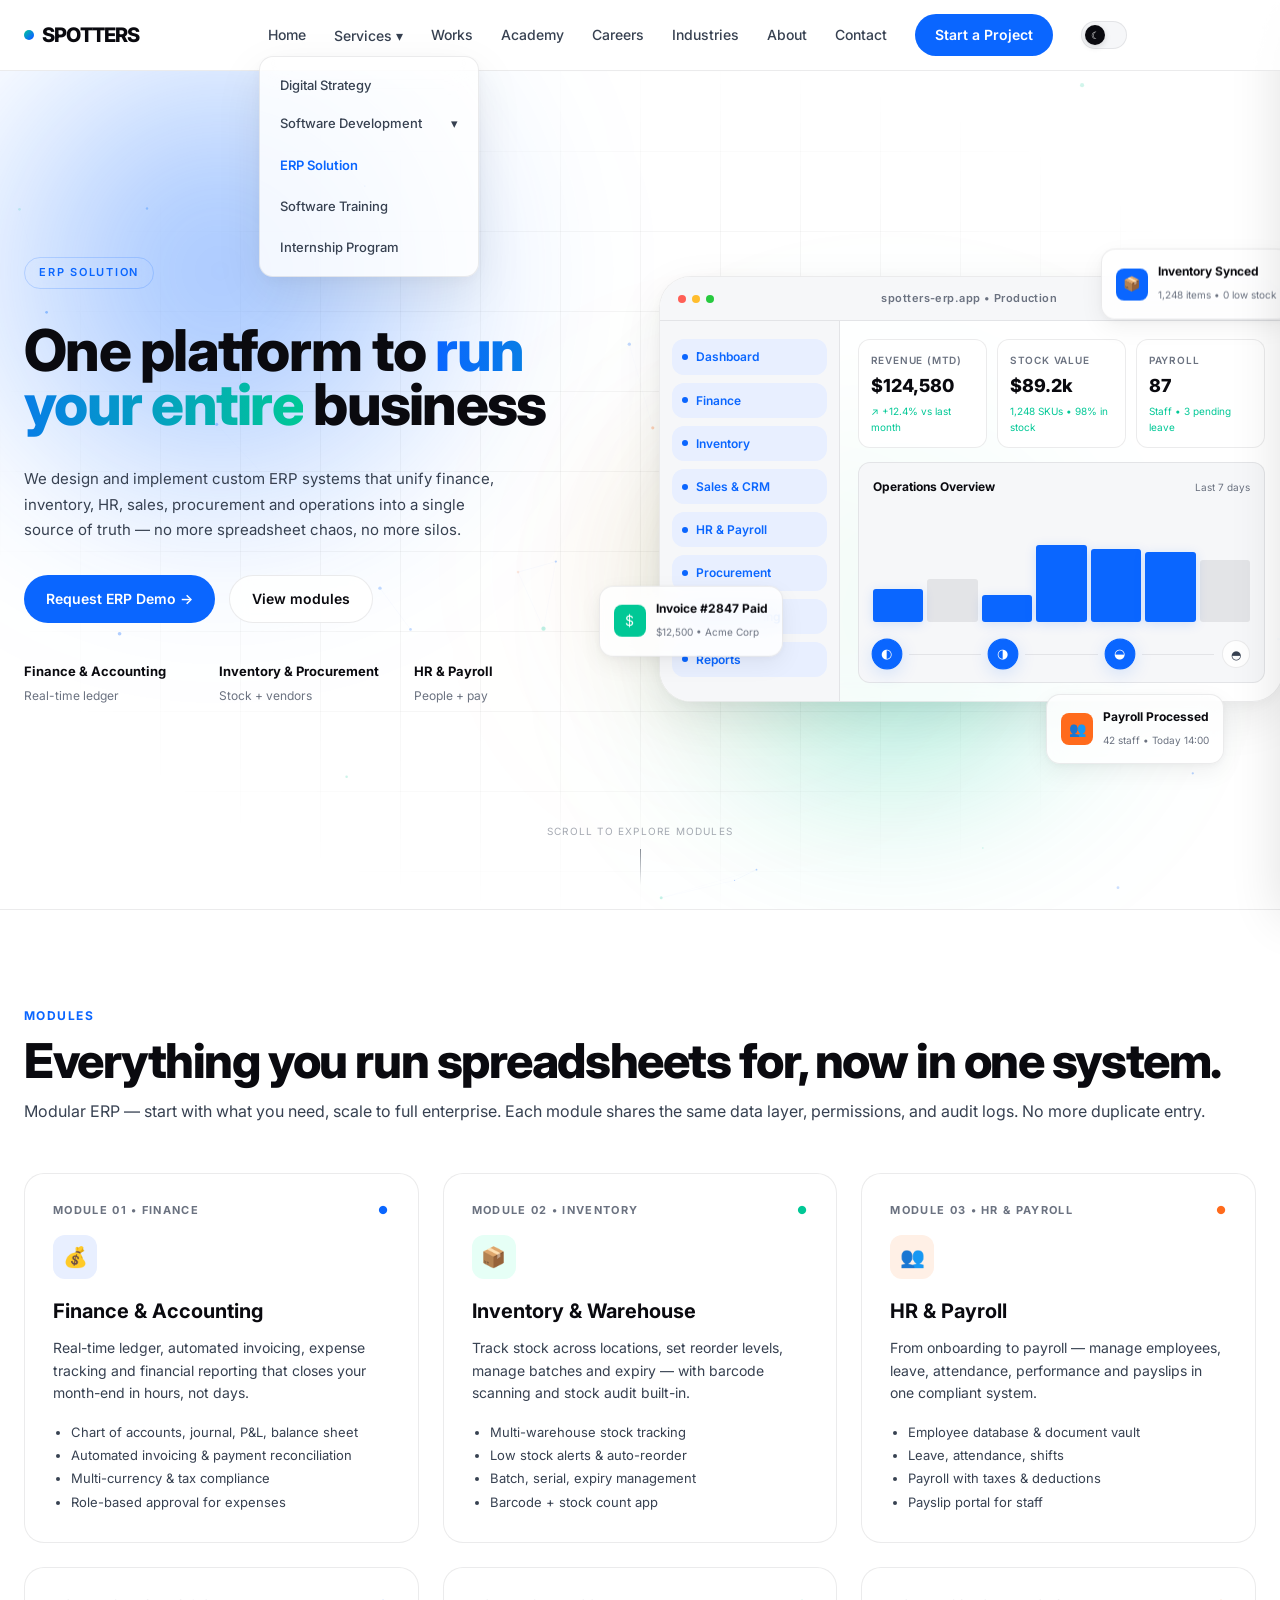
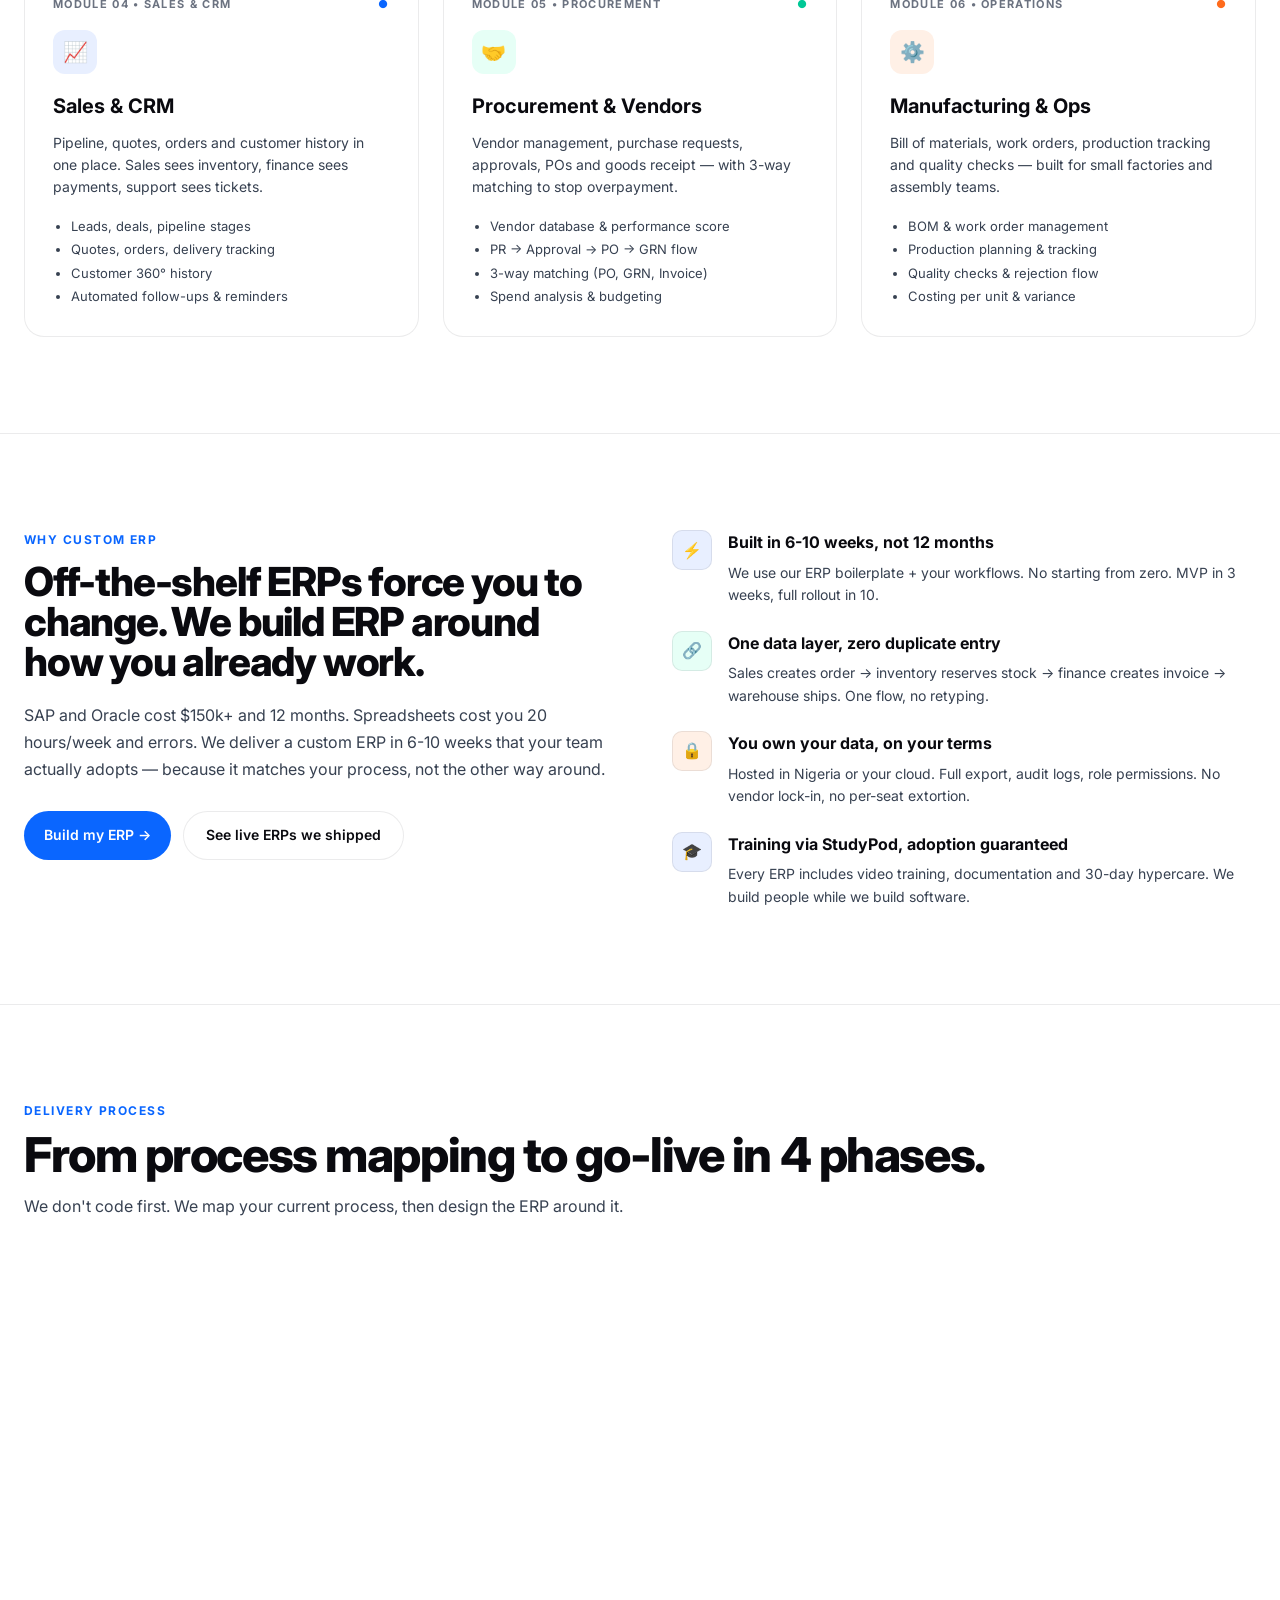
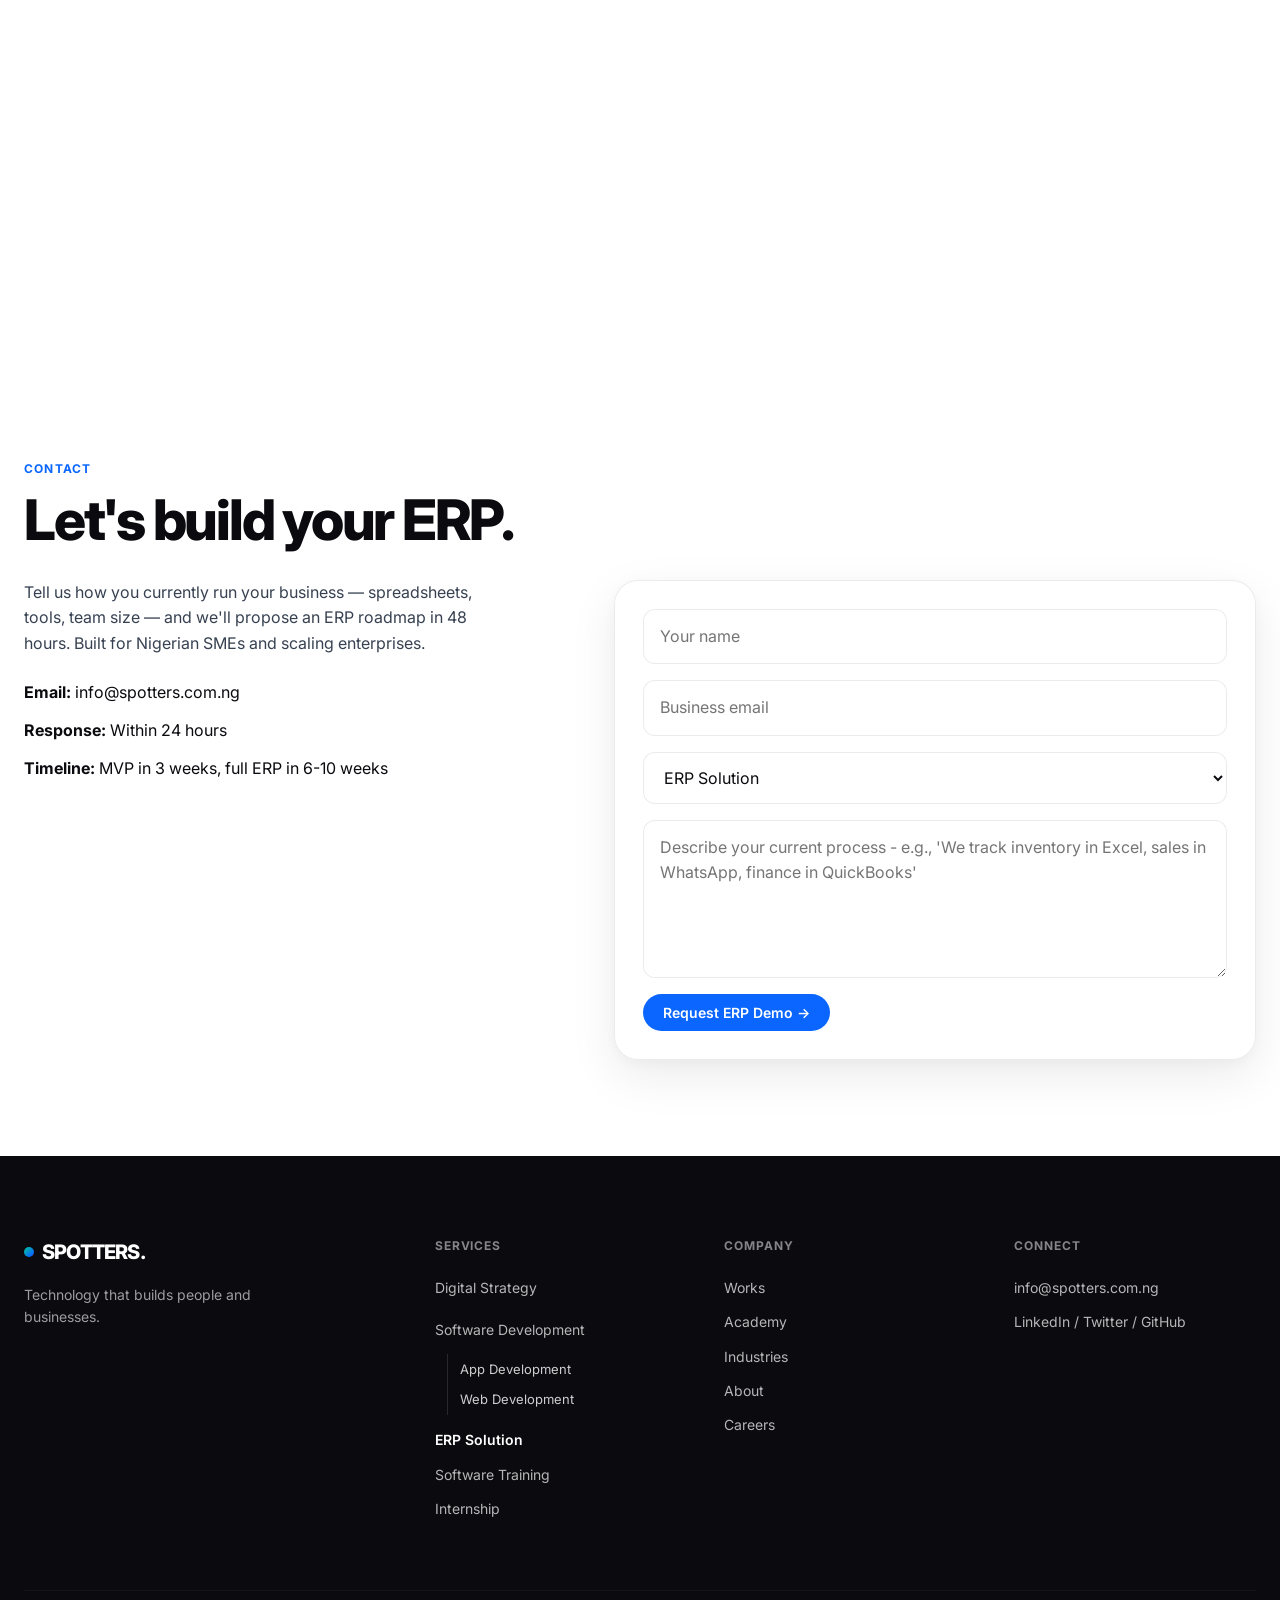
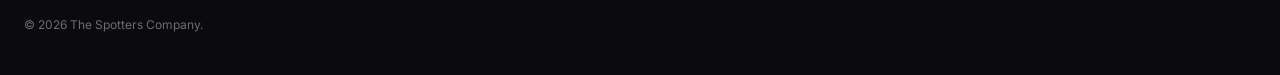
<file: pages/erp-solution.html>
<!DOCTYPE html>
<html lang="en">

<head>
  <meta charset="UTF-8">
  <meta name="viewport" content="width=device-width, initial-scale=1.0">
  <title>ERP Solution | The Spotters Company | One platform to run your entire business</title>
  <link rel="preconnect" href="https://fonts.googleapis.com">
  <link rel="preconnect" href="https://fonts.gstatic.com" crossorigin>
  <link href="https://fonts.googleapis.com/css2?family=Inter:wght@400;500;600;700;800&display=swap" rel="stylesheet">
  <link rel="stylesheet" href="../css/variables.css">
  <link rel="stylesheet" href="../css/global.css">
  <link rel="stylesheet" href="../css/erp-solution.css">
</head>

<body>
  <!-- ====================================================================
       HEADER - Exact same as other pages - DRY via global.css + main.js
       Contains: logo + desktop nav + theme toggle + hamburger
       ==================================================================== -->
  <header class="header" id="siteHeader">
    <div class="header-inner">
      <a href="../index.html" class="logo">
        <div class="logo-dot"></div>SPOTTERS
      </a>
      <nav class="nav-desktop" id="desktopNav">
        <a class="nav-link" href="../index.html">Home</a>
        <div class="nav-dropdown open" id="servicesDropdown">
          <button class="nav-link dropdown-trigger" aria-expanded="true">Services <span>▾</span></button>
          <div class="dropdown-menu">
            <a href="digital-strategy.html">Digital Strategy</a>
            <div class="dropdown-group">
              <button class="dropdown-link dropdown-trigger" aria-expanded="false">
                Software Development <span>▾</span>
              </button>
              <div class="dropdown-submenu">
                <a href="app-development.html">App Development</a>
                <a href="web-development.html">Web Development</a>
              </div>
            </div>
            <a href="erp-solution.html" style="color:var(--blue); font-weight:600;">ERP Solution</a>
            <a href="software-training.html">Software Training</a>
            <a href="internship.html">Internship Program</a>
          </div>
        </div>
        <a class="nav-link" href="works.html">Works</a>
        <a class="nav-link" href="software-training.html">Academy</a>
        <a class="nav-link" href="careers.html">Careers</a>
        <a class="nav-link" href="industries.html">Industries</a>
        <a class="nav-link" href="about.html">About</a>
        <a class="nav-link" href="../index.html#contact">Contact</a>
        <a class="btn-primary blue" href="#contact">Start a Project</a>
        <button class="theme-toggle" id="themeToggle" aria-label="Toggle light and dark theme">
          <div class="toggle-thumb" id="toggleThumb">☾</div>
        </button>
      </nav>
      <div style="display:flex; align-items:center; gap:10px;">
        <button class="hamburger" id="hamburger" aria-label="Open menu" aria-expanded="false" aria-controls="drawer">
          <span></span><span></span><span></span>
        </button>
      </div>
    </div>
  </header>

  <!-- Drawer - Mobile - Exact same logic as other pages -->
  <div class="drawer-backdrop" id="backdrop"></div>
  <div class="drawer" id="drawer" aria-hidden="true">
    <a class="drawer-link" href="../index.html">Home</a>
    <div class="drawer-dropdown open" id="drawerServices">
      <button class="drawer-link dropdown-trigger" aria-expanded="true">Services <span>▾</span></button>
      <div class="drawer-submenu">
        <a class="drawer-sublink" href="digital-strategy.html">Digital Strategy</a>
        <div class="drawer-dropdown nested" id="drawerSoftwareDevelopment">
          <button class="drawer-link dropdown-trigger" aria-expanded="false">Software Development
            <span>▾</span></button>
          <div class="drawer-submenu nested">
            <a class="drawer-sublink" href="app-development.html">App Development</a>
            <a class="drawer-sublink" href="web-development.html">Web Development</a>
          </div>
        </div>
        <a class="drawer-sublink" href="erp-solution.html" style="color:var(--blue); font-weight:600;">ERP Solution</a>
        <a class="drawer-sublink" href="software-training.html">Software Training</a>
        <a class="drawer-sublink" href="internship.html">Internship Program</a>
      </div>
    </div>
    <a class="drawer-link" href="works.html">Works</a>
    <a class="drawer-link" href="software-training.html">Academy</a>
    <a class="drawer-link" href="careers.html">Careers</a>
    <a class="drawer-link" href="industries.html">Industries</a>
    <a class="drawer-link" href="about.html">About</a>
    <a class="drawer-link" href="#contact">Contact</a>
    <div class="drawer-footer">
      <div class="drawer-theme-row">
        <span>Theme</span>
        <button class="theme-toggle" id="drawerThemeToggle" aria-label="Toggle theme">
          <div class="toggle-thumb" id="drawerToggleThumb">☾</div>
        </button>
      </div>
      <a class="btn-primary blue" href="#contact" style="width:100%; justify-content:center;">Start a Project →</a>
      <p style="font-size:11px; color:var(--muted-2); text-align:center; margin-top:12px;">• Since
        2018</p>
    </div>
  </div>

  <!-- ====================================================================
       ERP HERO - One platform to run your entire business
       Same background system as web-dev: canvas + orbs + grid
       ==================================================================== -->
  <section class="erp-hero">
    <div class="hero-background">
      <canvas id="erpGridCanvas"></canvas>
      <div class="grid-overlay"></div>
      <div class="gradient-orb blue"></div>
      <div class="gradient-orb green"></div>
      <div class="gradient-orb orange"></div>
    </div>

    <div class="hero-container">
      <!-- LEFT: Content -->
      <div class="hero-content">
        <span class="hero-badge">ERP SOLUTION</span>
        <h1>One platform to <em>run your entire</em> business</h1>
        <p>We design and implement custom ERP systems that unify finance, inventory, HR, sales, procurement and
          operations into a single source of truth — no more spreadsheet chaos, no more silos.</p>

        <div class="hero-actions">
          <a class="btn-primary blue" href="#contact">Request ERP Demo →</a>
          <a class="btn-secondary" href="#modules">View modules</a>
        </div>

        <div class="hero-pillars">
          <div class="pillar">
            <strong>Finance & Accounting</strong>
            <span>Real-time ledger</span>
          </div>
          <div class="pillar">
            <strong>Inventory & Procurement</strong>
            <span>Stock + vendors</span>
          </div>
          <div class="pillar">
            <strong>HR & Payroll</strong>
            <span>People + pay</span>
          </div>
        </div>
      </div>

      <!-- RIGHT: Visual - ERP Dashboard Browser -->
      <div class="hero-visual">
        <!-- Connection SVG for integration pulse -->
        <svg class="connection-svg">
          <path class="connection-pulse" d="M 80 100 Q 200 50 320 120"></path>
          <path class="connection-pulse" d="M 80 200 Q 180 220 320 180"></path>
        </svg>

        <div class="browser-window">
          <div class="browser-header">
            <div class="browser-dots"><span></span><span></span><span></span></div>
            <div class="browser-title">spotters-erp.app • Production</div>
            <div style="width:40px;"></div>
          </div>
          <div class="browser-body">
            <div class="browser-sidebar">
              <div class="sidebar-module active"><span class="mod-dot"
                  style="background:var(--erp-blue);"></span>Dashboard</div>
              <div class="sidebar-module"><span class="mod-dot"></span>Finance</div>
              <div class="sidebar-module"><span class="mod-dot"></span>Inventory</div>
              <div class="sidebar-module"><span class="mod-dot"></span>Sales & CRM</div>
              <div class="sidebar-module"><span class="mod-dot"></span>HR & Payroll</div>
              <div class="sidebar-module"><span class="mod-dot"></span>Procurement</div>
              <div class="sidebar-module"><span class="mod-dot"></span>Manufacturing</div>
              <div class="sidebar-module"><span class="mod-dot"></span>Reports</div>
            </div>
            <div class="browser-main">
              <div class="dashboard-top">
                <div class="metric-card">
                  <div class="metric-label">Revenue (MTD)</div>
                  <div class="metric-value">$124,580</div>
                  <div class="metric-trend">↗ +12.4% vs last month</div>
                </div>
                <div class="metric-card">
                  <div class="metric-label">Stock Value</div>
                  <div class="metric-value" data-static="true">$89.2k</div>
                  <div class="metric-trend">1,248 SKUs • 98% in stock</div>
                </div>
                <div class="metric-card">
                  <div class="metric-label">Payroll</div>
                  <div class="metric-value">42</div>
                  <div class="metric-trend">Staff • 3 pending leave</div>
                </div>
              </div>
              <div class="chart-area">
                <div class="chart-header">
                  <span class="chart-title">Operations Overview</span>
                  <span style="font-size:10px; color:var(--erp-muted-2);">Last 7 days</span>
                </div>
                <div class="chart-bars">
                  <div class="chart-bar" style="height:40%;"></div>
                  <div class="chart-bar active" style="height:68%;"></div>
                  <div class="chart-bar" style="height:52%;"></div>
                  <div class="chart-bar active" style="height:85%;"></div>
                  <div class="chart-bar" style="height:60%;"></div>
                  <div class="chart-bar active" style="height:92%;"></div>
                  <div class="chart-bar" style="height:74%;"></div>
                </div>
                <div class="workflow-row">
                  <div class="workflow-node">◐</div>
                  <div class="workflow-line"></div>
                  <div class="workflow-node">◑</div>
                  <div class="workflow-line"></div>
                  <div class="workflow-node">◒</div>
                  <div class="workflow-line"></div>
                  <div class="workflow-node">◓</div>
                </div>
              </div>
            </div>
          </div>
        </div>

        <!-- Floating cards - same animation system -->
        <div class="floating-card inventory">
          <div class="fc-icon" style="background:var(--erp-blue);">📦</div>
          <div class="fc-content"><strong>Inventory Synced</strong><span>1,248 items • 0 low stock</span></div>
        </div>
        <div class="floating-card finance">
          <div class="fc-icon" style="background:var(--erp-green);">$</div>
          <div class="fc-content"><strong>Invoice #2847 Paid</strong><span>$12,500 • Acme Corp</span></div>
        </div>
        <div class="floating-card hr">
          <div class="fc-icon" style="background:var(--erp-orange);">👥</div>
          <div class="fc-content"><strong>Payroll Processed</strong><span>42 staff • Today 14:00</span></div>
        </div>
      </div>
    </div>

    <div class="scroll-indicator"><span>scroll to explore modules</span>
      <div class="scroll-line"></div>
    </div>
  </section>

  <!-- ====================================================================
       MODULES - 6 Core ERP Modules
       ==================================================================== -->
  <section class="erp-process" id="modules">
    <div class="process-header">
      <div class="process-label">Modules</div>
      <h2>Everything you run spreadsheets for, now in one system.</h2>
      <p class="lead">Modular ERP — start with what you need, scale to full enterprise. Each module shares the same data
        layer, permissions, and audit logs. No more duplicate entry.</p>
    </div>

    <div class="erp-modules">
      <div class="erp-module finance">
        <div class="erp-module-num"><span>Module 01 • Finance</span><span style="color:var(--erp-blue);">●</span></div>
        <div class="erp-module-icon">💰</div>
        <h3>Finance & Accounting</h3>
        <p>Real-time ledger, automated invoicing, expense tracking and financial reporting that closes your month-end in
          hours, not days.</p>
        <ul>
          <li>Chart of accounts, journal, P&L, balance sheet</li>
          <li>Automated invoicing & payment reconciliation</li>
          <li>Multi-currency & tax compliance</li>
          <li>Role-based approval for expenses</li>
        </ul>
      </div>

      <div class="erp-module inventory">
        <div class="erp-module-num"><span>Module 02 • Inventory</span><span style="color:var(--erp-green);">●</span>
        </div>
        <div class="erp-module-icon">📦</div>
        <h3>Inventory & Warehouse</h3>
        <p>Track stock across locations, set reorder levels, manage batches and expiry — with barcode scanning and stock
          audit built-in.</p>
        <ul>
          <li>Multi-warehouse stock tracking</li>
          <li>Low stock alerts & auto-reorder</li>
          <li>Batch, serial, expiry management</li>
          <li>Barcode + stock count app</li>
        </ul>
      </div>

      <div class="erp-module hr">
        <div class="erp-module-num"><span>Module 03 • HR & Payroll</span><span style="color:var(--erp-orange);">●</span>
        </div>
        <div class="erp-module-icon">👥</div>
        <h3>HR & Payroll</h3>
        <p>From onboarding to payroll — manage employees, leave, attendance, performance and payslips in one compliant
          system.</p>
        <ul>
          <li>Employee database & document vault</li>
          <li>Leave, attendance, shifts</li>
          <li>Payroll with taxes & deductions</li>
          <li>Payslip portal for staff</li>
        </ul>
      </div>

      <div class="erp-module sales">
        <div class="erp-module-num"><span>Module 04 • Sales & CRM</span><span style="color:var(--erp-blue);">●</span>
        </div>
        <div class="erp-module-icon">📈</div>
        <h3>Sales & CRM</h3>
        <p>Pipeline, quotes, orders and customer history in one place. Sales sees inventory, finance sees payments,
          support sees tickets.</p>
        <ul>
          <li>Leads, deals, pipeline stages</li>
          <li>Quotes, orders, delivery tracking</li>
          <li>Customer 360° history</li>
          <li>Automated follow-ups & reminders</li>
        </ul>
      </div>

      <div class="erp-module procurement">
        <div class="erp-module-num"><span>Module 05 • Procurement</span><span style="color:var(--erp-green);">●</span>
        </div>
        <div class="erp-module-icon">🤝</div>
        <h3>Procurement & Vendors</h3>
        <p>Vendor management, purchase requests, approvals, POs and goods receipt — with 3-way matching to stop
          overpayment.</p>
        <ul>
          <li>Vendor database & performance score</li>
          <li>PR → Approval → PO → GRN flow</li>
          <li>3-way matching (PO, GRN, Invoice)</li>
          <li>Spend analysis & budgeting</li>
        </ul>
      </div>

      <div class="erp-module manufacturing">
        <div class="erp-module-num"><span>Module 06 • Operations</span><span style="color:var(--erp-orange);">●</span>
        </div>
        <div class="erp-module-icon">⚙️</div>
        <h3>Manufacturing & Ops</h3>
        <p>Bill of materials, work orders, production tracking and quality checks — built for small factories and
          assembly teams.</p>
        <ul>
          <li>BOM & work order management</li>
          <li>Production planning & tracking</li>
          <li>Quality checks & rejection flow</li>
          <li>Costing per unit & variance</li>
        </ul>
      </div>
    </div>
  </section>

  <!-- ====================================================================
       BENEFITS - Why custom ERP over off-the-shelf
       ==================================================================== -->
  <section class="erp-benefits">
    <div>
      <div class="process-label">Why Custom ERP</div>
      <h2>Off-the-shelf ERPs force you to change. We build ERP around how you already work.</h2>
      <p style="color:var(--erp-muted); font-size:16px; line-height:1.7; margin-top:16px;">SAP and Oracle cost $150k+
        and 12 months. Spreadsheets cost you 20 hours/week and errors. We deliver a custom ERP in 6-10 weeks that your
        team actually adopts — because it matches your process, not the other way around.</p>
      <div style="margin-top:28px; display:flex; gap:12px; flex-wrap:wrap;">
        <a class="btn-primary blue" href="#contact">Build my ERP →</a>
        <a class="btn-secondary" href="../index.html#works"
          style="padding:12px 22px; border-radius:9999px; border:1px solid var(--erp-border); text-decoration:none; font-weight:600; font-size:14px; color:var(--erp-text);">See
          live ERPs we shipped</a>
      </div>
    </div>
    <div class="erp-benefit-list">
      <div class="erp-benefit">
        <div class="erp-benefit-icon" style="background:var(--erp-blue-light); color:var(--erp-blue);">⚡</div>
        <div>
          <h4>Built in 6-10 weeks, not 12 months</h4>
          <p>We use our ERP boilerplate + your workflows. No starting from zero. MVP in 3 weeks, full rollout in 10.</p>
        </div>
      </div>
      <div class="erp-benefit">
        <div class="erp-benefit-icon" style="background:var(--erp-green-light); color:var(--erp-green);">🔗</div>
        <div>
          <h4>One data layer, zero duplicate entry</h4>
          <p>Sales creates order → inventory reserves stock → finance creates invoice → warehouse ships. One flow, no
            retyping.</p>
        </div>
      </div>
      <div class="erp-benefit">
        <div class="erp-benefit-icon" style="background:var(--erp-orange-light); color:var(--erp-orange);">🔒</div>
        <div>
          <h4>You own your data, on your terms</h4>
          <p>Hosted in Nigeria or your cloud. Full export, audit logs, role permissions. No vendor lock-in, no per-seat
            extortion.</p>
        </div>
      </div>
      <div class="erp-benefit">
        <div class="erp-benefit-icon" style="background:var(--erp-blue-light); color:var(--erp-blue);">🎓</div>
        <div>
          <h4>Training via StudyPod, adoption guaranteed</h4>
          <p>Every ERP includes video training, documentation and 30-day hypercare. We build people while we build
            software.</p>
        </div>
      </div>
    </div>
  </section>

  <!-- ====================================================================
       PROCESS - How we deliver ERP
       ==================================================================== -->
  <section class="erp-process" id="process">
    <div class="process-header">
      <div class="process-label">Delivery Process</div>
      <h2>From process mapping to go-live in 4 phases.</h2>
      <p class="lead">We don't code first. We map your current process, then design the ERP around it.</p>
    </div>
    <div class="erp-modules">
      <div class="erp-module finance">
        <div class="erp-module-num"><span>Phase 01 • Discovery</span><span style="color:var(--erp-blue);">●</span></div>
        <h3>Process mapping</h3>
        <p>We shadow your team for 3-5 days, map every spreadsheet, approval and handoff.</p>
        <ul>
          <li>Stakeholder interviews & current SOP audit</li>
          <li>Spreadsheet & tool inventory</li>
          <li>Pain points & bottlenecks map</li>
          <li>ERP readiness score</li>
        </ul>
      </div>
      <div class="erp-module inventory">
        <div class="erp-module-num"><span>Phase 02 • Blueprint</span><span style="color:var(--erp-green);">●</span>
        </div>
        <h3>Blueprint & prototype</h3>
        <p>Figma prototype of your ERP with real data structure. You click through before we code.</p>
        <ul>
          <li>Data model & permission matrix</li>
          <li>Clickable Figma prototype</li>
          <li>Module priority & phasing</li>
          <li>Integration plan (existing tools)</li>
        </ul>
      </div>
      <div class="erp-module hr">
        <div class="erp-module-num"><span>Phase 03 • Build & Migrate</span><span
            style="color:var(--erp-orange);">●</span></div>
        <h3>Build + data migration</h3>
        <p>We build in sprints, migrate your historical data, and run parallel with old system.</p>
        <ul>
          <li>Agile sprints with demo every week</li>
          <li>Historical data cleaning & migration</li>
          <li>API integrations (bank, accounting, etc.)</li>
          <li>Parallel run with spreadsheets</li>
        </ul>
      </div>
      <div class="erp-module sales">
        <div class="erp-module-num"><span>Phase 04 • Train & Go-live</span><span style="color:var(--erp-blue);">●</span>
        </div>
        <h3>Training & hypercare</h3>
        <p>Go-live with on-site training, StudyPod videos, and 30-day support where we fix anything same-day.</p>
        <ul>
          <li>Role-based training (sales, warehouse, finance)</li>
          <li>Video library via StudyPod</li>
          <li>30-day hypercare & SLA</li>
          <li>Continuous improvement backlog</li>
        </ul>
      </div>
    </div>
  </section>

  <!-- ====================================================================
       CONTACT - Exact same as other pages - DRY via global.css
       ==================================================================== -->
  <section class="section contact-section" id="contact">
    <div class="section-label reveal">Contact</div>
    <h2 class="section-title reveal">Let's build your ERP.</h2>
    <div class="contact-layout">
      <div class="contact-info reveal">
        <p>Tell us how you currently run your business — spreadsheets, tools, team size — and we'll propose an ERP
          roadmap in 48 hours. Built for Nigerian SMEs and scaling enterprises.</p>
        <div class="contact-meta">
          <p><strong>Email:</strong> info@spotters.com.ng</p>
          <p><strong>Response:</strong> Within 24 hours</p>
          <p><strong>Timeline:</strong> MVP in 3 weeks, full ERP in 6-10 weeks</p>
        </div>
      </div>
      <form class="card contact-form reveal">
        <input type="text" name="name" placeholder="Your name">
        <input type="email" name="email" placeholder="Business email">
        <select name="service">
          <option selected>ERP Solution</option>
          <option>Digital Strategy</option>
          <option>App Development</option>
          <option>Web Development</option>
          <option>Software Training</option>
          <option>Internship</option>
        </select>
        <textarea name="message"
          placeholder="Describe your current process - e.g., 'We track inventory in Excel, sales in WhatsApp, finance in QuickBooks'"
          rows="5"></textarea>
        <button class="btn-primary blue" type="submit">Request ERP Demo →</button>
      </form>
    </div>
  </section>

  <!-- Footer - EXACT same as other pages - DRY -->
  <footer class="footer">
    <div class="footer-inner">
      <div class="footer-grid">
        <div>
          <div class="logo" style="color:white;">
            <div class="logo-dot"></div>SPOTTERS.
          </div>
          <p style="opacity:0.6; font-size:14px; margin-top:16px; max-width:300px;">Technology that builds people and
            businesses.</p>
        </div>
        <div>
          <h4>Services</h4>
          <a href="digital-strategy.html">Digital Strategy</a>
          <div class="footer-link-group">
            <span class="footer-link-group-title"
              style="display:block; font-size:14px; opacity:0.7; padding:6px 0;">Software Development</span>
            <div class="footer-sublinks">
              <a href="app-development.html">App Development</a>
              <a href="web-development.html">Web Development</a>
            </div>
          </div>
          <a href="erp-solution.html" style="color:white; opacity:1; font-weight:600;">ERP Solution</a>
          <a href="software-training.html">Software Training</a>
          <a href="internship.html">Internship</a>
        </div>
        <div>
          <h4>Company</h4><a href="../index.html#works">Works</a><a href="../index.html#academy">Academy</a><a
            href="../index.html#industries">Industries</a><a href="../index.html#about">About</a><a
            href="../index.html#careers">Careers</a>
        </div>
        <div>
          <h4>Connect</h4>
          <a>info@spotters.com.ng</a>
          <a>LinkedIn / Twitter / GitHub</a>
        </div>
      </div>
      <p
        style="margin-top:64px; opacity:0.4; font-size:12px; border-top:1px solid rgba(255,255,255,0.1); padding-top:24px;">
        © 2026 The Spotters Company.</p>
    </div>
  </footer>

  <!-- Back to Top Button - Blue dominant, exact same as other pages -->
  <button class="back-to-top" id="backToTop" aria-label="Back to top">
    <svg viewBox="0 0 24 24" fill="none" stroke="currentColor" stroke-width="2.2" stroke-linecap="round"
      stroke-linejoin="round">
      <path d="M18 15l-6-6-6 6" />
    </svg>
  </button>

  <div class="toast" id="toast"></div>

  <script src="../js/main.js"></script>
  <script src="../js/erp-solution.js"></script>
</body>

</html>
</file>
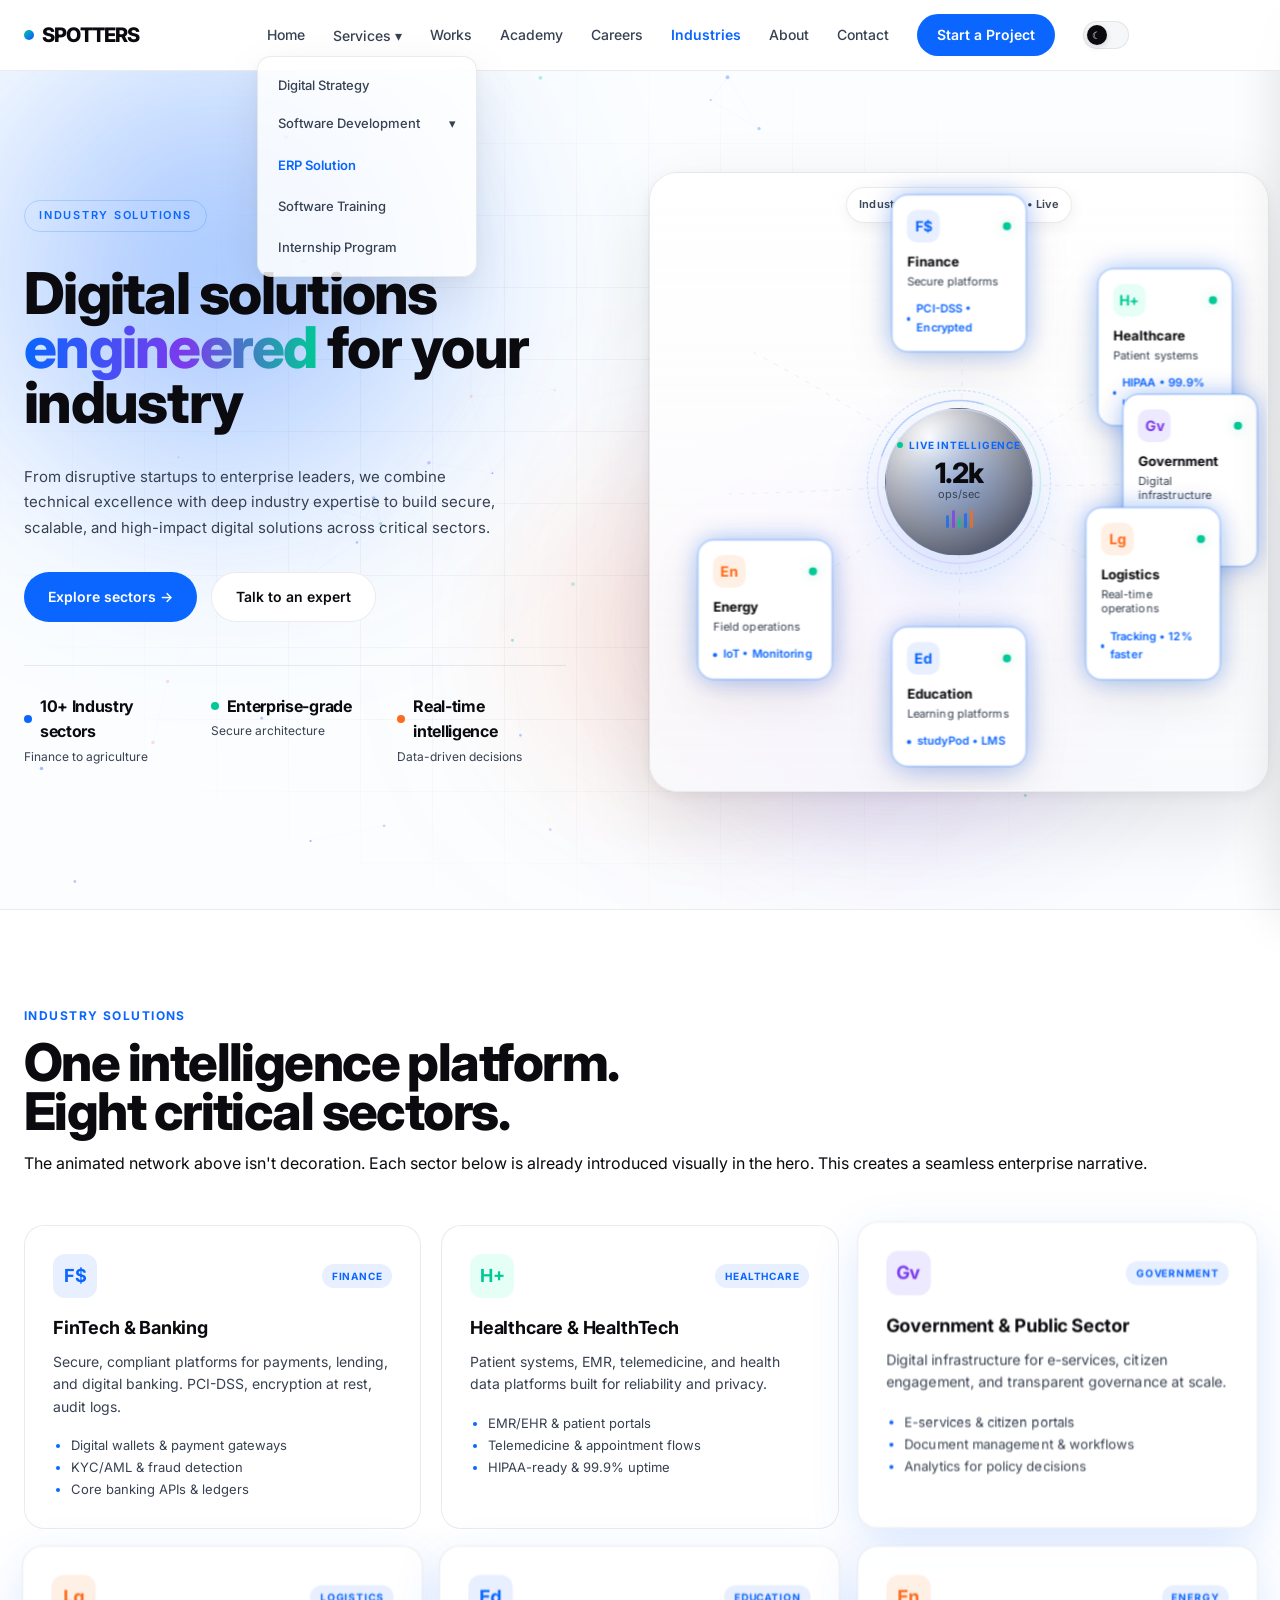
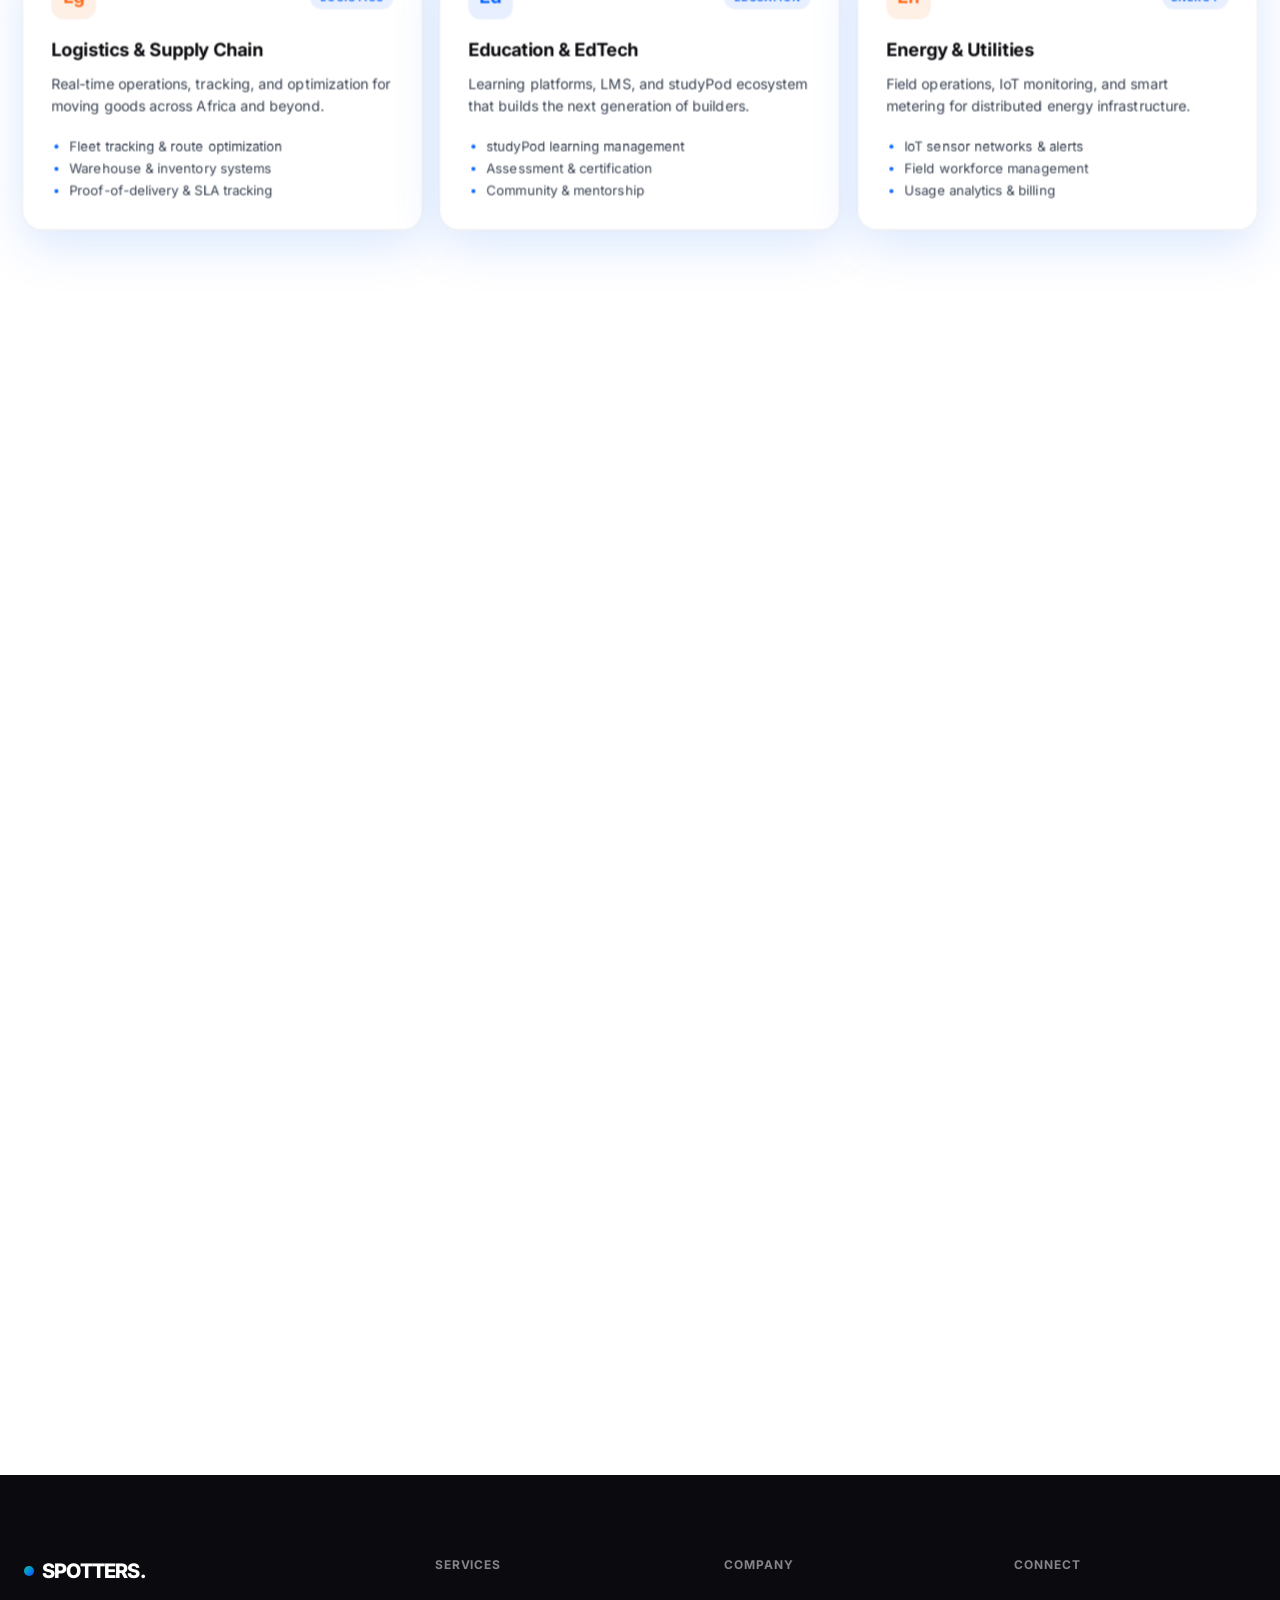
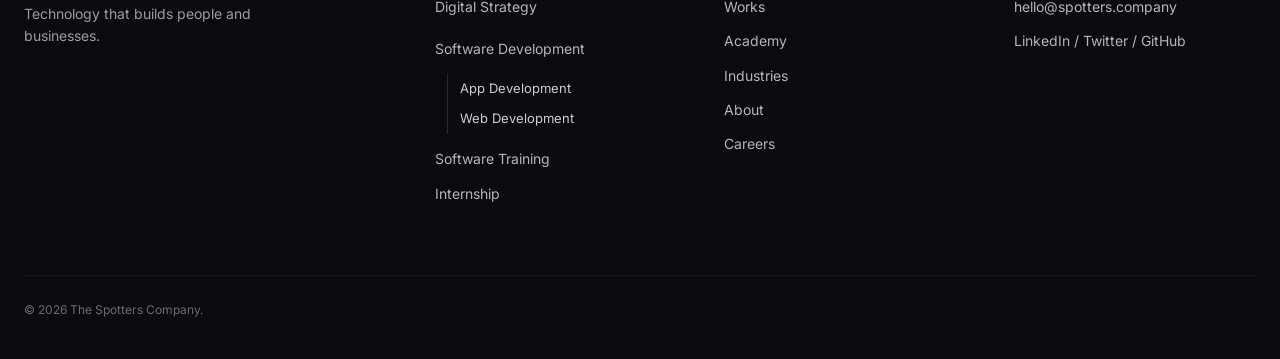
<file: pages/industries.html>
<!DOCTYPE html>
<html lang="en">

<head>
  <meta charset="UTF-8">
  <meta name="viewport" content="width=device-width, initial-scale=1.0">
  <title>Industries — The Spotters Company | Digital solutions engineered for your industry</title>
  <link href="https://fonts.googleapis.com/css2?family=Inter:wght@400;500;600;700;800&display=swap" rel="stylesheet">
  <link rel="stylesheet" href="../css/variables.css">
  <link rel="stylesheet" href="../css/global.css">
  <link rel="stylesheet" href="../css/industries.css">
</head>

<body>
  <!-- HEADER  -->
  <header class="header" id="siteHeader">
    <div class="header-inner">
      <a href="../index.html" class="logo">
        <div class="logo-dot"></div>SPOTTERS
      </a>
      <nav class="nav-desktop" id="desktopNav">
        <a class="nav-link" href="../index.html">Home</a>
        <div class="nav-dropdown open" id="servicesDropdown">
          <button class="nav-link dropdown-trigger" aria-expanded="true">Services <span>▾</span></button>
          <div class="dropdown-menu">
            <a href="digital-strategy.html">Digital Strategy</a>
            <div class="dropdown-group">
              <button class="dropdown-link dropdown-trigger" aria-expanded="false">
                Software Development <span>▾</span>
              </button>
              <div class="dropdown-submenu">
                <a href="app-development.html">App Development</a>
                <a href="web-development.html">Web Development</a>
              </div>
            </div>
            <a href="erp-solution.html" style="color:var(--blue); font-weight:600;">ERP Solution</a>
            <a href="software-training.html">Software Training</a>
            <a href="internship.html">Internship Program</a>
          </div>
        </div>
        <a class="nav-link" href="works.html">Works</a>
        <a class="nav-link" href="../index.html#academy">Academy</a>
        <a class="nav-link" href="careers.html">Careers</a>
        <a class="nav-link" href="industries.html" style="color: var(--blue);font-weight:600;">Industries</a>
        <a class="nav-link" href="about.html">About</a>
        <a class="nav-link" href="../index.html#contact">Contact</a>
        <a class="btn-primary blue" href="../index.html#contact">Start a Project</a>
        <button class="theme-toggle" id="themeToggle" aria-label="Toggle light and dark theme">
          <div class="toggle-thumb" id="toggleThumb">☾</div>
        </button>
      </nav>
      <div style="display:flex; align-items:center; gap:10px;">
        <button class="theme-toggle" id="themeToggleMobile" style="display:none;" aria-label="Toggle theme">
          <div class="toggle-thumb">☾</div>
        </button>
        <button class="hamburger" id="hamburger" aria-label="Open menu" aria-expanded="false" aria-controls="drawer">
          <span></span><span></span><span></span>
        </button>
      </div>
    </div>
  </header>

  <!-- DRAWER -->
  <div class="drawer-backdrop" id="backdrop"></div>
  <div class="drawer" id="drawer" aria-hidden="true">
    <a class="drawer-link" href="../index.html">Home</a>
    <div class="drawer-dropdown open" id="drawerServices">
      <button class="drawer-link dropdown-trigger" aria-expanded="true">Services <span>▾</span></button>
      <div class="drawer-submenu">
        <a class="drawer-sublink" href="digital-strategy.html">Digital Strategy</a>
        <div class="drawer-dropdown nested" id="drawerSoftwareDevelopment">
          <button class="drawer-link dropdown-trigger" aria-expanded="false">Software Development
            <span>▾</span></button>
          <div class="drawer-submenu nested">
            <a class="drawer-sublink" href="app-development.html">App Development</a>
            <a class="drawer-sublink" href="web-development.html">Web Development</a>
          </div>
        </div>
        <a class="drawer-sublink" href="erp-solution.html">ERP Solution</a>
        <a class="drawer-sublink" href="software-training.html">Software Training</a>
        <a class="drawer-sublink" href="internship.html">Internship Program</a>
      </div>
    </div>
    <a class="drawer-link" href="works.html">Works</a>
    <a class="drawer-link" href="../index.html#academy">Academy</a>
    <a class="drawer-link" href="careers.html">Careers</a>
    <a class="drawer-link" href="industries.html" style="color: var(--blue);font-weight:600;">Industries</a>
    <a class="drawer-link" href="about.html">About</a>
    <a class="drawer-link" href="../index.html#contact">Contact</a>
    <div class="drawer-footer">
      <div class="drawer-theme-row"><span>Theme</span><button class="theme-toggle" id="drawerThemeToggle">
          <div class="toggle-thumb" id="drawerToggleThumb">☾</div>
        </button></div>
      <a class="btn-primary blue" href="../index.html#contact" style="width:100%; justify-content:center;">Start a
        Project →</a>
      <p style="font-size:11px; color:var(--muted-2); text-align:center; margin-top:12px;"> • Since
        2018</p>
    </div>
  </div>

  <!-- INDUSTRIES HERO - Enterprise Intelligence Platform -->
  <section class="industries-hero" id="industriesHero">
    <div class="hero-background">
      <canvas id="industryCanvas"></canvas>
      <div class="grid-overlay"></div>
      <div class="gradient-orb blue"></div>
      <div class="gradient-orb purple"></div>
      <div class="gradient-orb orange"></div>
    </div>

    <div class="hero-container">
      <div class="hero-content">
        <span class="hero-badge">Industry Solutions</span>
        <h1>Digital solutions <em>engineered</em> for your industry</h1>
        <p>From disruptive startups to enterprise leaders, we combine technical excellence with deep industry expertise
          to build secure, scalable, and high-impact digital solutions across critical sectors.</p>

        <div class="hero-actions">
          <a class="btn-primary blue" href="#sectors">Explore sectors →</a>
          <a class="btn-secondary" href="../index.html#contact">Talk to an expert</a>
        </div>

        <div class="hero-stats">
          <div class="hero-stat">
            <strong>10+ Industry sectors</strong>
            <span>Finance to agriculture</span>
          </div>
          <div class="hero-stat">
            <strong>Enterprise-grade</strong>
            <span>Secure architecture</span>
          </div>
          <div class="hero-stat">
            <strong>Real-time intelligence</strong>
            <span>Data-driven decisions</span>
          </div>
        </div>
      </div>

      <div class="hero-visual">
        <div class="industry-network" id="industryNetwork">
          <div class="network-badge top">Industry intelligence network • Live</div>

          <div class="central-core" id="centralCore">
            <div class="core-ring"></div>
            <div class="core-ring inner"></div>
            <div class="core-dashboard">
              <div class="core-status"><span class="live-dot"></span> Live intelligence</div>
              <div class="core-metric"><strong>1.2k</strong><span>ops/sec</span></div>
              <div class="core-bars">
                <div></div>
                <div></div>
                <div></div>
                <div></div>
                <div></div>
              </div>
            </div>
          </div>

          <div class="industry-node fintech" data-sector="fintech">
            <div class="node-header">
              <div class="node-icon blue">F$</div>
              <div class="node-status"></div>
            </div>
            <div class="node-label"><strong>Finance</strong><span>Secure platforms</span></div>
            <div class="node-metric"><span class="dot"></span> PCI-DSS • Encrypted</div>
          </div>

          <div class="industry-node healthcare" data-sector="healthcare">
            <div class="node-header">
              <div class="node-icon green">H+</div>
              <div class="node-status"></div>
            </div>
            <div class="node-label"><strong>Healthcare</strong><span>Patient systems</span></div>
            <div class="node-metric"><span class="dot"></span> HIPAA • 99.9% uptime</div>
          </div>

          <div class="industry-node government" data-sector="government">
            <div class="node-header">
              <div class="node-icon purple">Gv</div>
              <div class="node-status"></div>
            </div>
            <div class="node-label"><strong>Government</strong><span>Digital infrastructure</span></div>
            <div class="node-metric"><span class="dot"></span> E-services • Citizen portal</div>
          </div>

          <div class="industry-node logistics" data-sector="logistics">
            <div class="node-header">
              <div class="node-icon orange">Lg</div>
              <div class="node-status"></div>
            </div>
            <div class="node-label"><strong>Logistics</strong><span>Real-time operations</span></div>
            <div class="node-metric"><span class="dot"></span> Tracking • 12% faster</div>
          </div>

          <div class="industry-node education" data-sector="education">
            <div class="node-header">
              <div class="node-icon blue">Ed</div>
              <div class="node-status"></div>
            </div>
            <div class="node-label"><strong>Education</strong><span>Learning platforms</span></div>
            <div class="node-metric"><span class="dot"></span> studyPod • LMS</div>
          </div>

          <div class="industry-node energy" data-sector="energy">
            <div class="node-header">
              <div class="node-icon orange">En</div>
              <div class="node-status"></div>
            </div>
            <div class="node-label"><strong>Energy</strong><span>Field operations</span></div>
            <div class="node-metric"><span class="dot"></span> IoT • Monitoring</div>
          </div>

          <div class="industry-node agriculture" data-sector="agriculture">
            <div class="node-header">
              <div class="node-icon green">Ag</div>
              <div class="node-status"></div>
            </div>
            <div class="node-label"><strong>Agriculture</strong><span>Smart farming</span></div>
            <div class="node-metric"><span class="dot"></span> Yield +22% • Data</div>
          </div>

          <div class="industry-node retail" data-sector="retail">
            <div class="node-header">
              <div class="node-icon purple">Rt</div>
              <div class="node-status"></div>
            </div>
            <div class="node-label"><strong>Retail</strong><span>Commerce engines</span></div>
            <div class="node-metric"><span class="dot"></span> POS • Inventory</div>
          </div>

          <svg class="connection-svg" viewBox="0 0 620 620" preserveAspectRatio="none">
            <path class="connection-path" data-sector="fintech"></path>
            <path class="connection-path" data-sector="healthcare"></path>
            <path class="connection-path" data-sector="government"></path>
            <path class="connection-path" data-sector="logistics"></path>
            <path class="connection-path" data-sector="education"></path>
            <path class="connection-path" data-sector="energy"></path>
            <path class="connection-path" data-sector="agriculture"></path>
            <path class="connection-path" data-sector="retail"></path>
            <path class="connection-pulse" data-sector="fintech"></path>
            <path class="connection-pulse" data-sector="healthcare"></path>
            <path class="connection-pulse" data-sector="government"></path>
            <path class="connection-pulse" data-sector="logistics"></path>
            <path class="connection-pulse" data-sector="education"></path>
            <path class="connection-pulse" data-sector="energy"></path>
            <path class="connection-pulse" data-sector="agriculture"></path>
            <path class="connection-pulse" data-sector="retail"></path>
          </svg>
        </div>
      </div>
    </div>
  </section>

  <!-- SECTORS SECTION -->
  <section class="sectors-section" id="sectors">
    <div class="process-header">
      <div class="process-label">Industry Solutions</div>
      <h2>One intelligence platform. Eight critical sectors.</h2>
      <p>The animated network above isn't decoration. Each sector below is already introduced visually in the hero. This
        creates a seamless enterprise narrative.</p>
    </div>

    <div class="sectors-grid">
      <div class="sector-card" data-sector="fintech">
        <div class="sector-card-top">
          <div class="sector-icon" style="background: var(--blue-light); color: var(--blue);">F$</div><span
            class="sector-tag">Finance</span>
        </div>
        <h3>FinTech & Banking</h3>
        <p>Secure, compliant platforms for payments, lending, and digital banking. PCI-DSS, encryption at rest, audit
          logs.</p>
        <ul>
          <li>Digital wallets & payment gateways</li>
          <li>KYC/AML & fraud detection</li>
          <li>Core banking APIs & ledgers</li>
        </ul>
      </div>
      <div class="sector-card" data-sector="healthcare">
        <div class="sector-card-top">
          <div class="sector-icon" style="background: var(--green-light); color: var(--green);">H+</div><span
            class="sector-tag">Healthcare</span>
        </div>
        <h3>Healthcare & HealthTech</h3>
        <p>Patient systems, EMR, telemedicine, and health data platforms built for reliability and privacy.</p>
        <ul>
          <li>EMR/EHR & patient portals</li>
          <li>Telemedicine & appointment flows</li>
          <li>HIPAA-ready & 99.9% uptime</li>
        </ul>
      </div>
      <div class="sector-card" data-sector="government">
        <div class="sector-card-top">
          <div class="sector-icon" style="background: #EDE9FE; color: #7C3AED;">Gv</div><span
            class="sector-tag">Government</span>
        </div>
        <h3>Government & Public Sector</h3>
        <p>Digital infrastructure for e-services, citizen engagement, and transparent governance at scale.</p>
        <ul>
          <li>E-services & citizen portals</li>
          <li>Document management & workflows</li>
          <li>Analytics for policy decisions</li>
        </ul>
      </div>
      <div class="sector-card" data-sector="logistics">
        <div class="sector-card-top">
          <div class="sector-icon" style="background: var(--orange-light); color: var(--orange);">Lg</div><span
            class="sector-tag">Logistics</span>
        </div>
        <h3>Logistics & Supply Chain</h3>
        <p>Real-time operations, tracking, and optimization for moving goods across Africa and beyond.</p>
        <ul>
          <li>Fleet tracking & route optimization</li>
          <li>Warehouse & inventory systems</li>
          <li>Proof-of-delivery & SLA tracking</li>
        </ul>
      </div>
      <div class="sector-card" data-sector="education">
        <div class="sector-card-top">
          <div class="sector-icon" style="background: var(--blue-light); color: var(--blue);">Ed</div><span
            class="sector-tag">Education</span>
        </div>
        <h3>Education & EdTech</h3>
        <p>Learning platforms, LMS, and studyPod ecosystem that builds the next generation of builders.</p>
        <ul>
          <li>studyPod learning management</li>
          <li>Assessment & certification</li>
          <li>Community & mentorship</li>
        </ul>
      </div>
      <div class="sector-card" data-sector="energy">
        <div class="sector-card-top">
          <div class="sector-icon" style="background: #FFF0E6; color: #FF6B1C;">En</div><span
            class="sector-tag">Energy</span>
        </div>
        <h3>Energy & Utilities</h3>
        <p>Field operations, IoT monitoring, and smart metering for distributed energy infrastructure.</p>
        <ul>
          <li>IoT sensor networks & alerts</li>
          <li>Field workforce management</li>
          <li>Usage analytics & billing</li>
        </ul>
      </div>
      <div class="sector-card" data-sector="agriculture">
        <div class="sector-card-top">
          <div class="sector-icon" style="background: #E6FFF6; color: #00C896;">Ag</div><span
            class="sector-tag">Agriculture</span>
        </div>
        <h3>Agriculture & AgriTech</h3>
        <p>Smart farming, yield optimization, and marketplace platforms for farmers and aggregators.</p>
        <ul>
          <li>Crop monitoring & advisory</li>
          <li>Supply chain & marketplace</li>
          <li>Weather & yield predictions</li>
        </ul>
      </div>
      <div class="sector-card" data-sector="retail">
        <div class="sector-card-top">
          <div class="sector-icon" style="background: #EDE9FE; color: #7C3AED;">Rt</div><span
            class="sector-tag">Retail</span>
        </div>
        <h3>Retail & Commerce</h3>
        <p>POS, inventory, and omnichannel commerce engines for modern retail operations.</p>
        <ul>
          <li>POS & inventory sync</li>
          <li>Customer loyalty & CRM</li>
          <li>Analytics & demand forecasting</li>
        </ul>
      </div>
    </div>
  </section>

  <!-- CONTACT -->
  <section class="section contact-section" id="contact">
    <div class="section-label reveal">Contact</div>
    <h2 class="section-title reveal">Let's build something exceptional.</h2>
    <div class="contact-layout">
      <div class="contact-info reveal">
        <p>Inquiry form, office details, consultation booking, social links built for
          businesses and students alike.</p>
        <div class="contact-meta">
          <p><strong>Email:</strong> info@spotters.com.ng</p>
          <p><strong>Response:</strong> Within 24 hours</p>
        </div>
      </div>
      <form class="card contact-form reveal">
        <input type="text" name="name" placeholder="Your name">
        <input type="email" name="email" placeholder="Business email">
        <select name="service">
          <option>Digital Strategy</option>
          <option>App Development</option>
          <option>Web Development</option>
          <option>Software Training</option>
          <option>Internship</option>
          <option>ERP Solution</option>
        </select>
        <textarea name="message" placeholder="Tell us about your project" rows="5"></textarea>
        <button class="btn-primary blue" type="submit">Send Inquiry →</button>
      </form>
    </div>
  </section>

  <footer class="footer">
    <div class="footer-inner">
      <div class="footer-grid">
        <div>
          <div class="logo" style="color:white;">
            <div class="logo-dot"></div>SPOTTERS.
          </div>
          <p style="opacity:0.6; font-size:14px; margin-top:16px; max-width:300px;">Technology that builds people and
            businesses.</p>
        </div>
        <div>
          <h4>Services</h4>
          <a href="digital-strategy.html">Digital Strategy</a>
          <div class="footer-link-group">
            <span class="footer-link-group-title" style="display:block; font-size:14px; opacity:0.7; padding:6px 0;">Software Development</span>
            <div class="footer-sublinks">
              <a href="app-development.html">App Development</a>
              <a href="web-development.html">Web Development</a>
            </div>
          </div>
          <a href="software-training.html">Software Training</a>
          <a href="internship.html">Internship</a>
        </div>
        <div>
          <h4>Company</h4><a href="../index.html#works">Works</a><a href="../index.html#academy">Academy</a><a
            href="../index.html#industries">Industries</a><a href="../index.html#about">About</a><a
            href="../index.html#careers">Careers</a>
        </div>
        <div>
          <h4>Connect</h4><a>hello@spotters.company</a><a>LinkedIn / Twitter / GitHub</a>
        </div>
      </div>
      <p
        style="margin-top:64px; opacity:0.4; font-size:12px; border-top:1px solid rgba(255,255,255,0.1); padding-top:24px;">
        © 2026 The Spotters Company.</p>
    </div>
  </footer>

  <button class="back-to-top" id="backToTop" aria-label="Back to top"><svg viewBox="0 0 24 24" fill="none"
      stroke="currentColor" stroke-width="2.2" stroke-linecap="round" stroke-linejoin="round">
      <path d="M18 15l-6-6-6 6" />
    </svg></button>
  <div class="toast" id="toast"></div>
  <script src="../js/main.js"></script>
  <script src="../js/industries.js"></script>
</body>

</html>
</file>
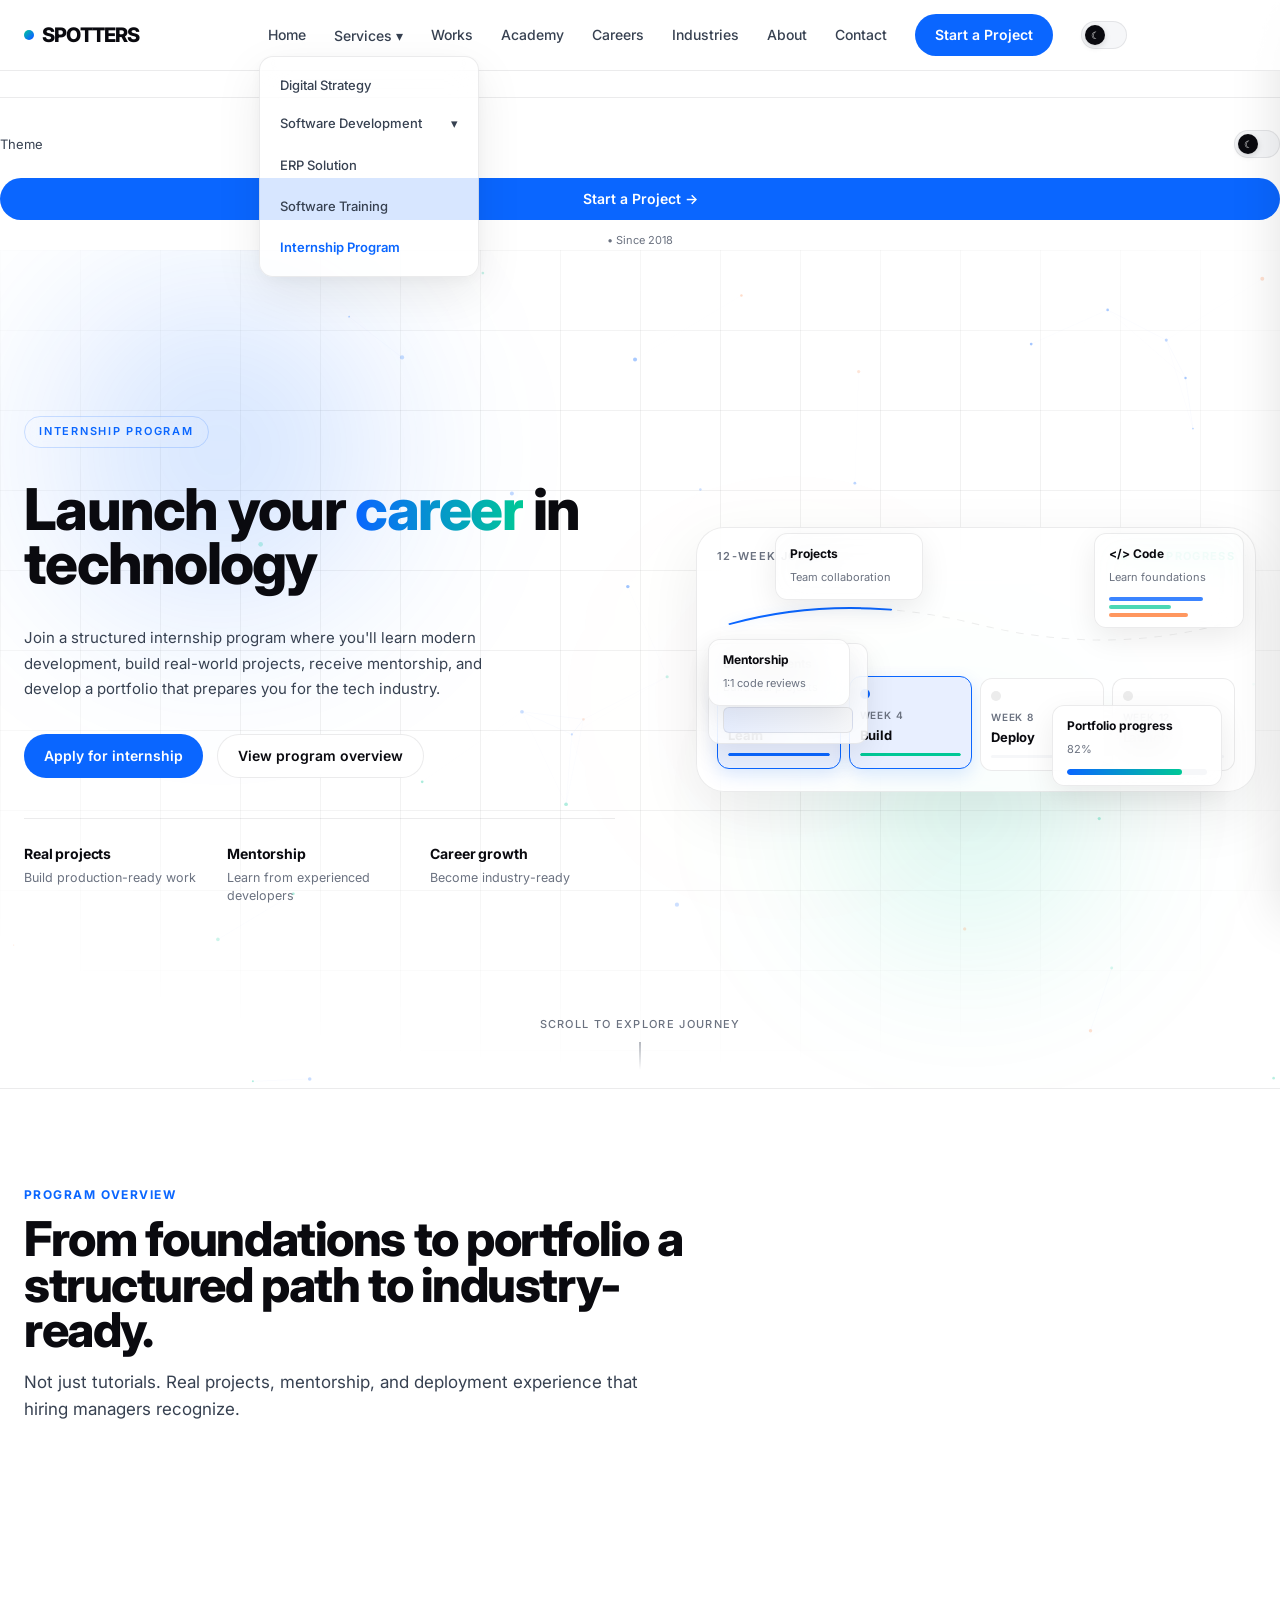
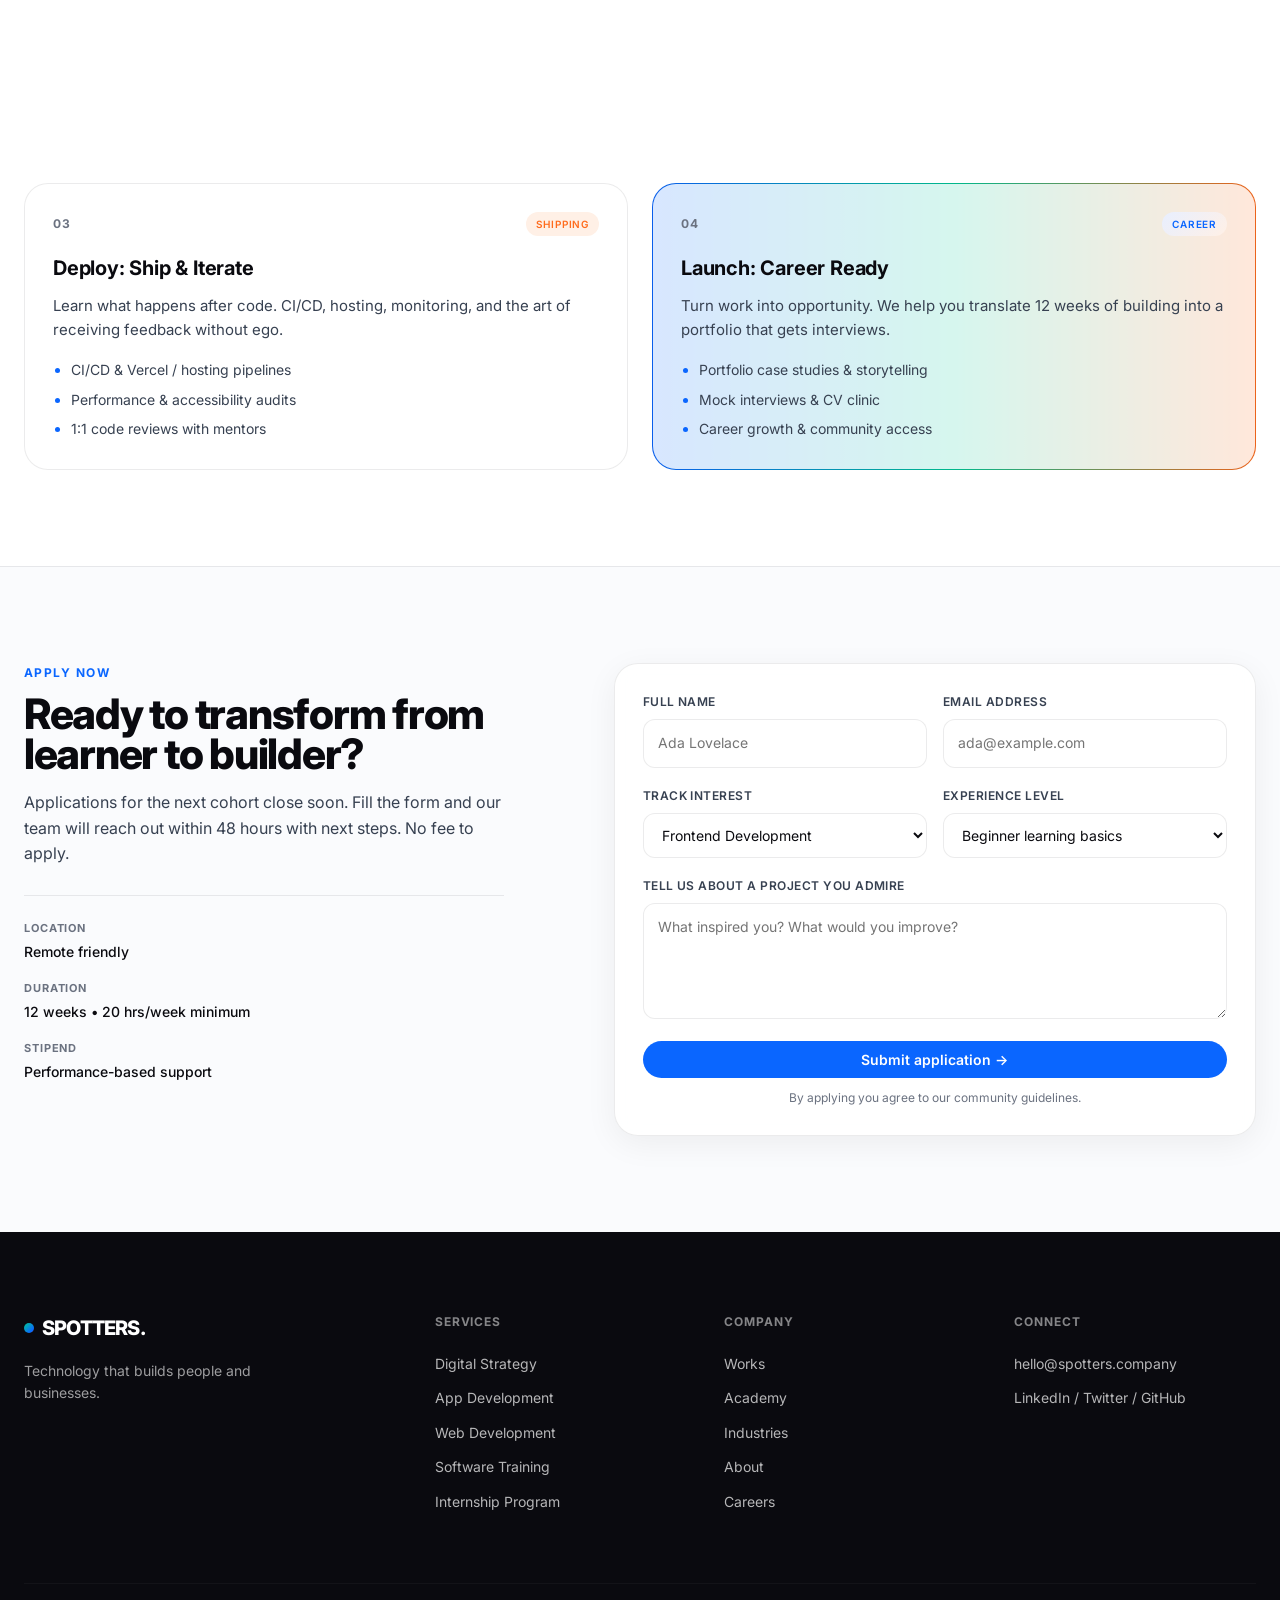
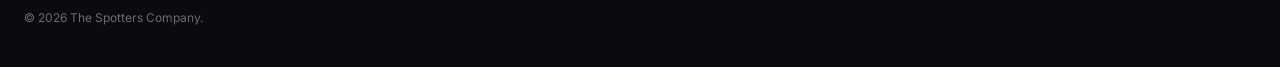
<file: pages/internship.html>
<!DOCTYPE html>
<html lang="en">
<head>
  <meta charset="UTF-8">
  <meta name="viewport" content="width=device-width, initial-scale=1.0">
  <title>Internship Program  The Spotters Company | Launch your career in technology</title>
  <link rel="preconnect" href="https://fonts.googleapis.com">
  <link rel="preconnect" href="https://fonts.gstatic.com" crossorigin>
  <link href="https://fonts.googleapis.com/css2?family=Inter:wght@400;500;600;700;800&display=swap" rel="stylesheet">
  <!-- Shared tokens + global header/footer (synced with home) -->
  <link rel="stylesheet" href="../css/variables.css">
  <link rel="stylesheet" href="../css/global.css">
  <!-- Page-specific styles -->
  <link rel="stylesheet" href="../css/internship.css">
</head>

<body>
  <!-- ====================================================================
       HEADER - SECTION
       ==================================================================== -->
  <header class="header" id="siteHeader">
    <div class="header-inner">
      <a href="../index.html" class="logo">
        <div class="logo-dot"></div>SPOTTERS
      </a>
      <nav class="nav-desktop" id="desktopNav">
        <a class="nav-link" href="../index.html">Home</a>
        <div class="nav-dropdown open" id="servicesDropdown">
          <button class="nav-link dropdown-trigger" aria-expanded="true">Services <span>▾</span></button>
          <div class="dropdown-menu">
            <a href="digital-strategy.html">Digital Strategy</a>
            <div class="dropdown-group">
              <button class="dropdown-link dropdown-trigger" aria-expanded="false">
                Software Development <span>▾</span>
              </button>
              <div class="dropdown-submenu">
                <a href="app-development.html">App Development</a>
                <a href="web-development.html">Web Development</a>
              </div>
            </div>
            <a href="erp-solution.html">ERP Solution</a>
            <a href="software-training.html">Software Training</a>
            <a href="internship.html"  style="color:var(--blue); font-weight:600;">Internship Program</a>
          </div>
        </div>
        <a class="nav-link" href="works.html">Works</a>
        <a class="nav-link" href="../index.html#academy">Academy</a>
        <a class="nav-link" href="careers.html">Careers</a>
        <a class="nav-link" href="industries.html">Industries</a>
        <a class="nav-link" href="about.html">About</a>
        <a class="nav-link" href="../index.html#contact">Contact</a>
        <a class="btn-primary blue" href="#contact">Start a Project</a>
        <button class="theme-toggle" id="themeToggle" aria-label="Toggle light and dark theme">
          <div class="toggle-thumb" id="toggleThumb">☾</div>
        </button>
      </nav>
      <div style="display:flex; align-items:center; gap:10px;">
        <button class="hamburger" id="hamburger" aria-label="Open menu" aria-expanded="false" aria-controls="drawer">
          <span></span><span></span><span></span>
        </button>
      </div>
    </div>
  </header>

  <!-- Drawer - Mobile -->
  <div class="drawer-backdrop" id="backdrop"></div>
  <div class="drawer" id="drawer" aria-hidden="true">
    <a class="drawer-link" href="../index.html">Home</a>
    <div class="nav-dropdown open" id="servicesDropdown">
      <button class="nav-link dropdown-trigger" aria-expanded="true">Services <span>▾</span></button>
      <div class="dropdown-menu">
        <a href="digital-strategy.html">Digital Strategy</a>
        <div class="dropdown-group">
          <button class="dropdown-link dropdown-trigger" aria-expanded="false">
            Software Development <span>▾</span>
          </button>
          <div class="dropdown-submenu">
            <a href="app-development.html">App Development</a>
            <a href="web-development.html">Web Development</a>
          </div>
        </div>
        <a href="erp-solution.html">ERP Solution</a>
        <a href="software-training.html">Software Training</a>
        <a href="internship.html" style="color:var(--blue); font-weight:600;">Internship Program</a>
      </div>
    </div>
        <a class="drawer-sublink" href="software-training.html">Software Training</a>
        <a class="drawer-sublink" href="internship.html" style="color:var(--blue);">Internship Program</a>
      </div>
    </div>
    <a class="drawer-link" href="works.html">Works</a>
    <a class="drawer-link" href="../index.html#academy">Academy</a>
    <a class="drawer-link" href="careers.html">Careers</a>
    <a class="drawer-link" href="industries.html">Industries</a>
    <a class="drawer-link" href="about.html">About</a>
    <a class="drawer-link" href="../index.html#contact">Contact</a>
    <div class="drawer-footer">
      <div class="drawer-theme-row">
        <span>Theme</span>
        <button class="theme-toggle" id="drawerThemeToggle" aria-label="Toggle theme">
          <div class="toggle-thumb" id="drawerToggleThumb">☾</div>
        </button>
      </div>
      <a class="btn-primary blue" href="#contact" style="width:100%; justify-content:center;">Start a Project →</a>
      <p style="font-size:11px; color:var(--muted-2); text-align:center; margin-top:12px;">• Since 2018</p>
    </div>
  </div>

  <!-- ====================================================================
       INTERNSHIP HERO - Premium Journey Narrative
       Visual story: 12-week journey from foundations to portfolio
       Hero previews program below-fold for cohesive narrative
       ==================================================================== -->
  <section class="intern-hero" id="hero">
    <div class="hero-background">
      <canvas id="journeyCanvas"></canvas>
      <div class="grid-overlay"></div>
      <div class="gradient-orb blue"></div>
      <div class="gradient-orb green"></div>
      <div class="gradient-orb orange"></div>
    </div>

    <!-- HERO CONTENT + VISUAL -->
    <div class="hero-container">
      <!-- Left: Sells transformation -->
      <div class="hero-content">
        <span class="hero-badge">Internship Program</span>
        <h1>Launch your <em>career</em> in technology</h1>
        <p>Join a structured internship program where you'll learn modern development, build real-world projects, receive mentorship, and develop a portfolio that prepares you for the tech industry.</p>

        <div class="hero-actions">
          <a class="btn-primary blue" href="#contact">Apply for internship</a>
          <a class="btn-secondary" href="#program">View program overview</a>
        </div>

        <div class="hero-benefits">
          <div class="benefit">
            <strong>Real projects</strong>
            <span>Build production-ready work</span>
          </div>
          <div class="benefit">
            <strong>Mentorship</strong>
            <span>Learn from experienced developers</span>
          </div>
          <div class="benefit">
            <strong>Career growth</strong>
            <span>Become industry-ready</span>
          </div>
        </div>
      </div>

      <!-- Right: Journey Board Visual -->
      <div class="hero-visual">
        <div class="journey-board">
          <div class="board-header">
            <span>12-week journey</span>
            <span class="live"><i class="live-dot"></i> Live progress</span>
          </div>

          <svg class="journey-svg" viewBox="0 0 400 100" preserveAspectRatio="none">
            <path class="journey-path" d="M 10 50 Q 100 10 200 50 T 390 50"></path>
            <path class="journey-progress" d="M 10 50 Q 100 10 200 50 T 390 50"></path>
          </svg>

          <div class="milestones">
            <div class="milestone learn" data-step="learn">
              <div class="milestone-dot"></div>
              <div class="milestone-label">Week 1</div>
              <div class="milestone-title">Learn</div>
              <div class="progress-mini"><i></i></div>
            </div>
            <div class="milestone build" data-step="build">
              <div class="milestone-dot"></div>
              <div class="milestone-label">Week 4</div>
              <div class="milestone-title">Build</div>
              <div class="progress-mini"><i></i></div>
            </div>
            <div class="milestone deploy" data-step="deploy">
              <div class="milestone-dot"></div>
              <div class="milestone-label">Week 8</div>
              <div class="milestone-title">Deploy</div>
              <div class="progress-mini"><i></i></div>
            </div>
            <div class="milestone launch" data-step="launch">
              <div class="milestone-dot"></div>
              <div class="milestone-label">Week 12</div>
              <div class="milestone-title">Launch</div>
              <div class="progress-mini"><i></i></div>
            </div>
          </div>

          <!-- Floating Cards -->
          <div class="floating-card code">
            <strong>&lt;/&gt; Code</strong>
            <span>Learn foundations</span>
            <div class="code-lines">
              <div class="code-line blue"></div>
              <div class="code-line green"></div>
              <div class="code-line orange"></div>
            </div>
          </div>

          <div class="floating-card ui">
            <strong>UI Components</strong>
            <span>Build real projects</span>
            <div class="ui-preview"></div>
          </div>

          <div class="floating-card portfolio">
            <strong>Portfolio progress</strong>
            <span>82%</span>
            <div class="bar">
              <div class="bar-fill" style="width:82%; background:linear-gradient(90deg, var(--blue), var(--green));"></div>
            </div>
          </div>

          <div class="floating-card mentor">
            <strong>Mentorship</strong>
            <span>1:1 code reviews</span>
          </div>

          <div class="floating-card team">
            <strong>Projects</strong>
            <span>Team collaboration</span>
          </div>
        </div>
      </div>
    </div>

    <div class="scroll-indicator">
      <span>Scroll to explore journey</span>
      <div class="scroll-line"></div>
    </div>
  </section>

  <!-- ====================================================================
       PROGRAM OVERVIEW - Below-fold narrative continuity
       Each card mirrors a hero milestone: Learn → Build → Deploy → Launch
       ==================================================================== -->
  <section class="stack-section" id="program">
    <div class="stack-header">
      <div class="stack-label">Program Overview</div>
      <h2>From foundations to portfolio  a structured path to industry-ready.</h2>
      <p>Not just tutorials. Real projects, mentorship, and deployment experience that hiring managers recognize.</p>
    </div>

    <div class="stack-grid">
      <!-- 01 Foundations - Blue dominant -->
      <div class="stack-card native">
        <div class="card-num"><span>01</span><span class="card-tag">Foundations</span></div>
        <h3>Learn: Foundations & Modern Stack</h3>
        <p>Master the essentials that power modern product teams. Structured curriculum designed for speed without cutting depth.</p>
        <ul>
          <li>HTML / CSS / JavaScript fundamentals</li>
          <li>React, component architecture</li>
          <li>Git, GitHub & problem solving mindset</li>
        </ul>
      </div>

      <!-- 02 Practice - Green secondary -->
      <div class="stack-card cross">
        <div class="card-num"><span>02</span><span class="card-tag">Practice</span></div>
        <h3>Build: Real-world Projects</h3>
        <p>Stop building todo apps alone. Build alongside a team, ship UI components used by real users, and integrate real APIs.</p>
        <ul>
          <li>Team sprints & agile standups</li>
          <li>Reusable UI components system</li>
          <li>API integration & state handling</li>
        </ul>
      </div>

      <!-- 03 Shipping - Orange accent -->
      <div class="stack-card scale">
        <div class="card-num"><span>03</span><span class="card-tag">Shipping</span></div>
        <h3>Deploy: Ship & Iterate</h3>
        <p>Learn what happens after code. CI/CD, hosting, monitoring, and the art of receiving feedback without ego.</p>
        <ul>
          <li>CI/CD & Vercel / hosting pipelines</li>
          <li>Performance & accessibility audits</li>
          <li>1:1 code reviews with mentors</li>
        </ul>
      </div>

      <!-- 04 Career - Blue + Orange gradient -->
      <div class="stack-card launch">
        <div class="card-num"><span>04</span><span class="card-tag">Career</span></div>
        <h3>Launch: Career Ready</h3>
        <p>Turn work into opportunity. We help you translate 12 weeks of building into a portfolio that gets interviews.</p>
        <ul>
          <li>Portfolio case studies & storytelling</li>
          <li>Mock interviews & CV clinic</li>
          <li>Career growth & community access</li>
        </ul>
      </div>
    </div>
  </section>

  <!-- ====================================================================
       APPLY FORM - Contact Section
       ==================================================================== -->
  <section class="contact-section" id="contact">
    <div class="contact-grid">
      <div class="contact-info">
        <div class="stack-label">Apply now</div>
        <h2>Ready to transform from learner to builder?</h2>
        <p>Applications for the next cohort close soon. Fill the form and our team will reach out within 48 hours with next steps. No fee to apply.</p>
        <div class="contact-meta">
          <div>
            <strong>Location</strong>
            <span><!-- Lagos, Nigeria • --> Remote friendly</span>
          </div>
          <div>
            <strong>Duration</strong>
            <span>12 weeks • 20 hrs/week minimum</span>
          </div>
          <div>
            <strong>Stipend</strong>
            <span>Performance-based support</span>
          </div>
        </div>
      </div>

      <form class="contact-form" id="internForm">
        <div class="form-row">
          <div class="form-field">
            <label>Full name</label>
            <input type="text" required placeholder="Ada Lovelace" name="fullname">
          </div>
          <div class="form-field">
            <label>Email address</label>
            <input type="email" required placeholder="ada@example.com" name="email">
          </div>
        </div>
        <div class="form-row">
          <div class="form-field">
            <label>Track interest</label>
            <select name="track">
              <option>Frontend Development</option>
              <option>Backend / APIs</option>
              <option>Product Design + Frontend</option>
              <option>Mobile Development</option>
            </select>
          </div>
          <div class="form-field">
            <label>Experience level</label>
            <select name="level">
              <option>Beginner  learning basics</option>
              <option>Intermediate  built 2-3 projects</option>
              <option>Advanced  seeking polish</option>
            </select>
          </div>
        </div>
        <div class="form-field">
          <label>Tell us about a project you admire</label>
          <textarea rows="4" placeholder="What inspired you? What would you improve?" name="message"></textarea>
        </div>
        <div class="form-actions">
          <button type="submit" class="btn-primary blue" style="width:100%; justify-content:center;">Submit application →</button>
          <span class="form-note">By applying you agree to our community guidelines.</span>
        </div>
      </form>
    </div>
  </section>

  <!-- Footer - SAME AS INDEX.HTML (synced) -->
  <footer class="footer">
    <div class="footer-inner">
      <div class="footer-grid">
        <div>
          <div class="logo" style="color:white;">
            <div class="logo-dot"></div>SPOTTERS.
          </div>
          <p style="opacity:0.6; font-size:14px; margin-top:16px; max-width:300px;">Technology that builds people and businesses.</p>
        </div>
        <div>
          <h4>Services</h4>
          <a href="digital-strategy.html">Digital Strategy</a>
          <a href="app-development.html">App Development</a>
          <a href="web-development.html">Web Development</a>
          <a href="software-training.html">Software Training</a>
          <a href="internship.html">Internship Program</a>
        </div>
        <div>
          <h4>Company</h4>
          <a href="../index.html#works">Works</a>
          <a href="../index.html#academy">Academy</a>
          <a href="../index.html#industries">Industries</a>
          <a href="../index.html#about">About</a>
          <a href="../index.html#careers">Careers</a>
        </div>
        <div>
          <h4>Connect</h4>
          <a>hello@spotters.company</a>
          <a>LinkedIn / Twitter / GitHub</a>
        </div>
      </div>
      <p style="margin-top:64px; opacity:0.4; font-size:12px; border-top:1px solid rgba(255,255,255,0.1); padding-top:24px;">
        © 2026 The Spotters Company.</p>
    </div>
  </footer>

  <!-- Back to Top Button - Blue dominant (synced with home) -->
  <button class="back-to-top" id="backToTop" aria-label="Back to top">
    <svg viewBox="0 0 24 24" fill="none" stroke="currentColor" stroke-width="2.2" stroke-linecap="round" stroke-linejoin="round">
      <path d="M18 15l-6-6-6 6" />
    </svg>
  </button>

  <div class="toast" id="toast"></div>

  <!-- Scripts - shared + page specific -->
  <script src="../js/main.js"></script>
  <script src="../js/internship.js"></script>
</body>

</html>
</file>
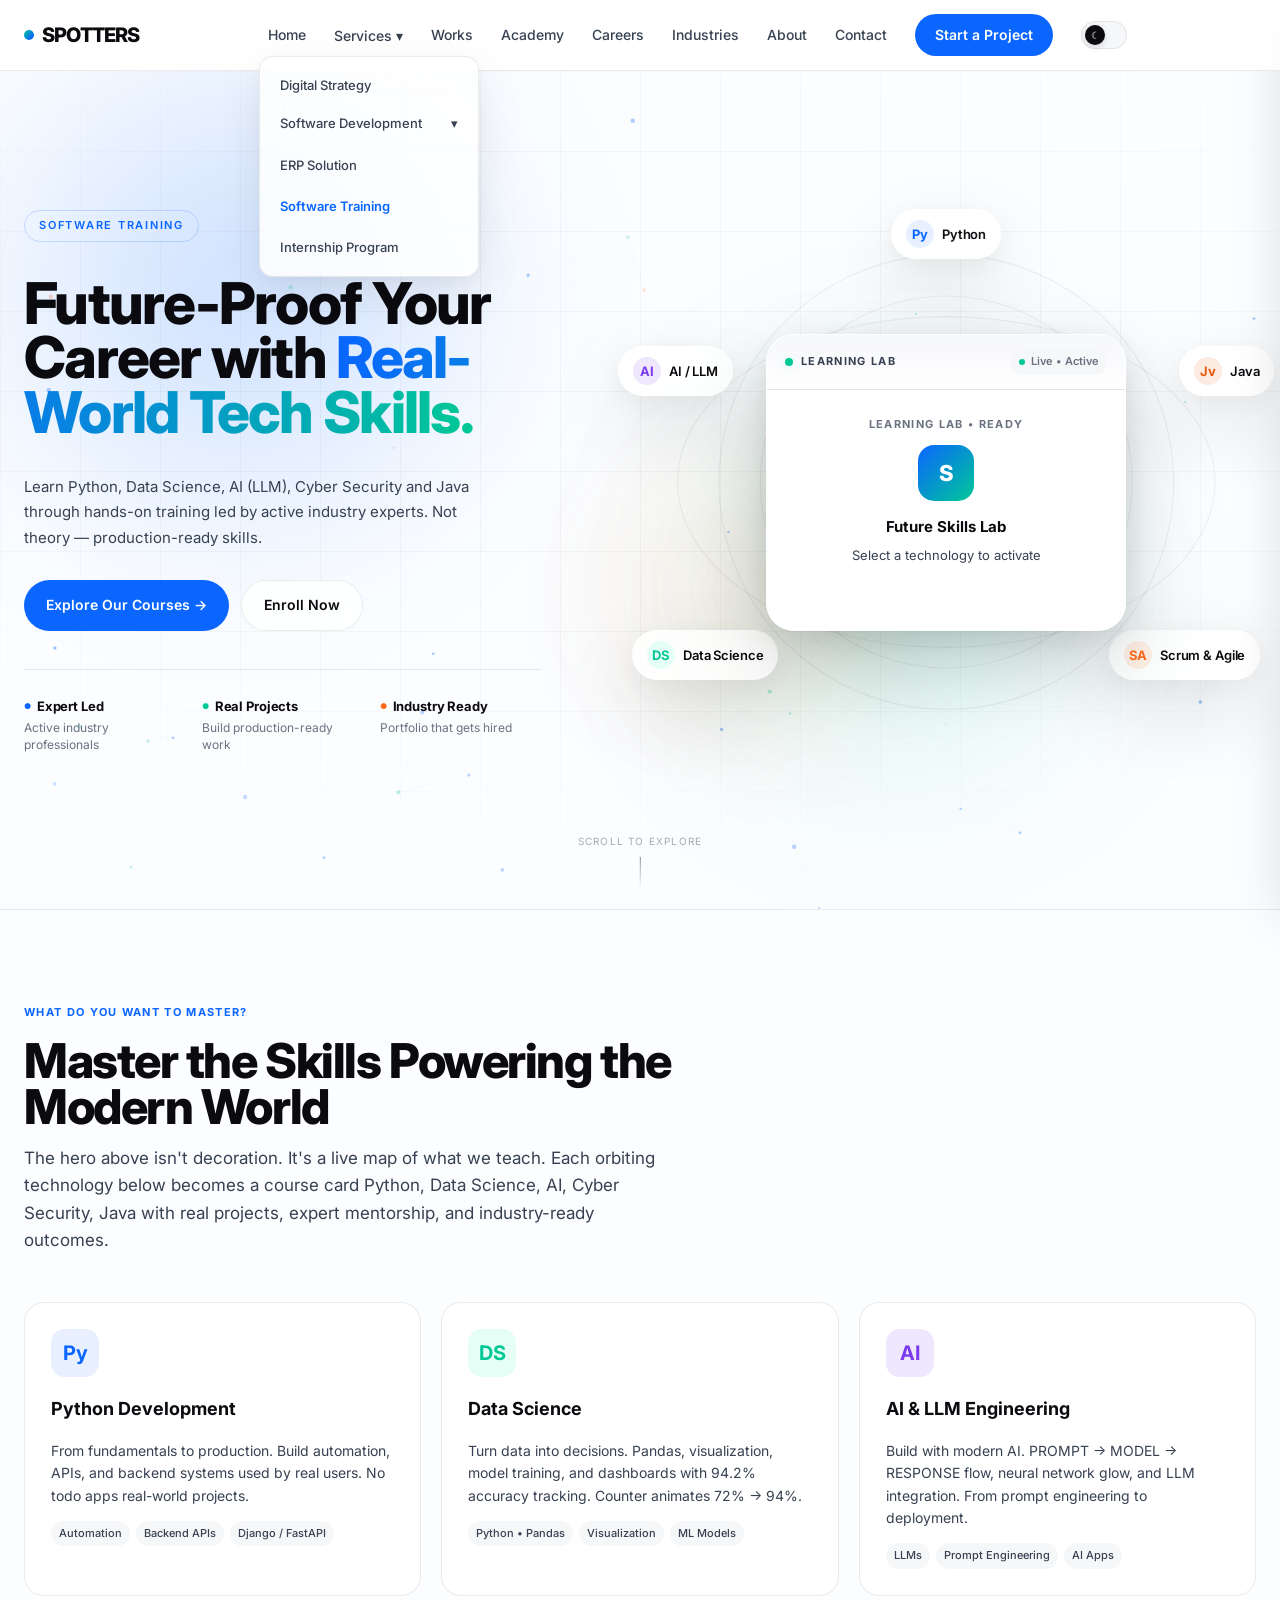
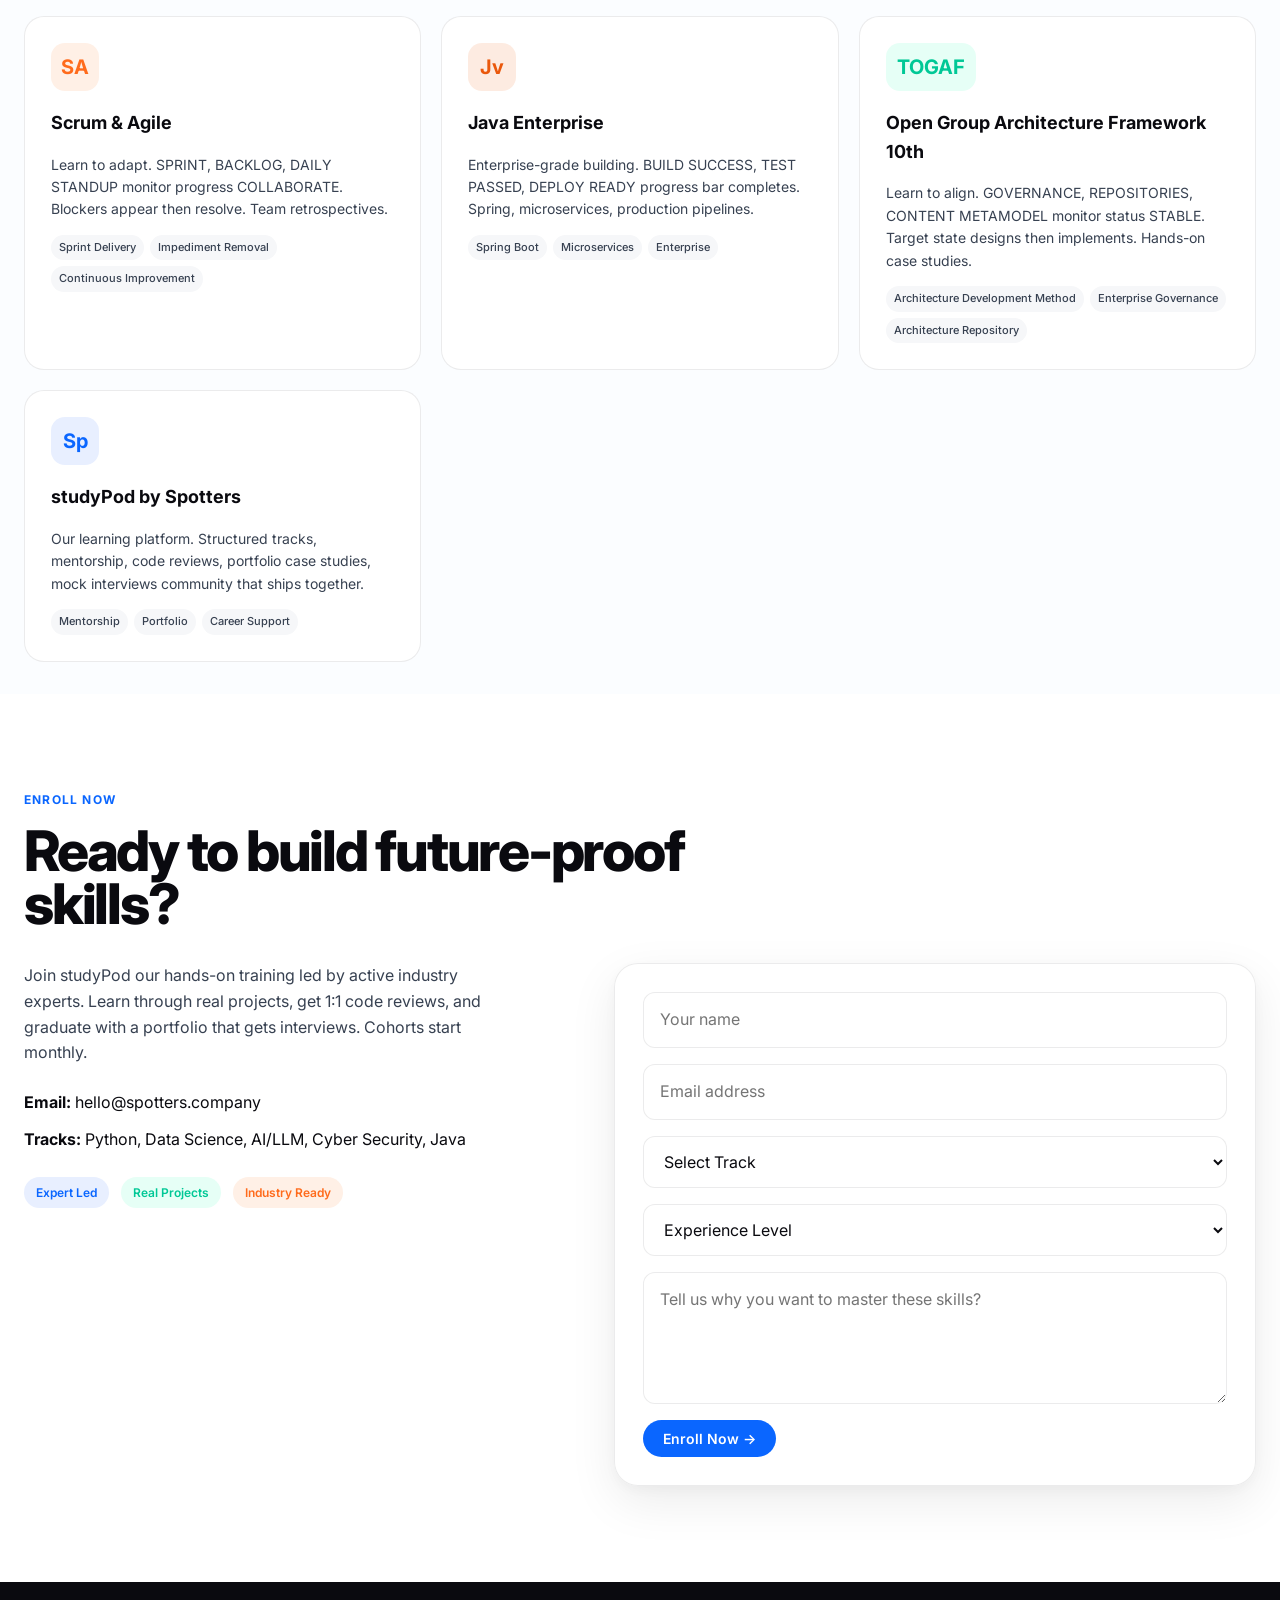
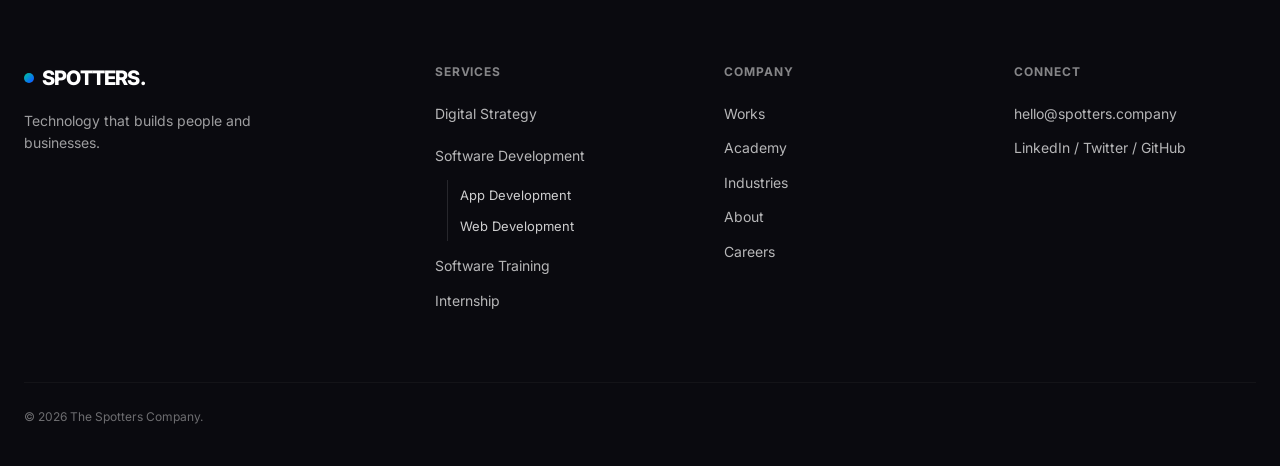
<file: pages/software-training.html>
<!DOCTYPE html>
<html lang="en">
<head>
  <meta charset="UTF-8">
  <meta name="viewport" content="width=device-width, initial-scale=1.0">
  <title>Software Training  The Spotters Company | Future Skills Command Center</title>
  <!-- Fonts  same as index.html for consistency -->
  <link rel="preconnect" href="https://fonts.googleapis.com">
  <link rel="preconnect" href="https://fonts.gstatic.com" crossorigin>
  <link href="https://fonts.googleapis.com/css2?family=Inter:wght@400;500;600;700;800&display=swap" rel="stylesheet">
  <!-- ====================================================================
       STYLES  EXACT SAME AS INDEX.HTML FOR CONSISTENCY
       - variables.css = brand tokens (blue #0A66FF dominant > green > orange)
       - global.css = header, footer, drawer, back-to-top, buttons, toast
       - software-training.css = ONLY hero + courses (no header/footer override)
       ==================================================================== -->
  <link rel="stylesheet" href="../css/variables.css">
  <link rel="stylesheet" href="../css/global.css">
  <link rel="stylesheet" href="../css/software-training.css">
</head>
<body>
  <!-- ====================================================================
       HEADER  COPIED EXACTLY FROM index.html FOR CONSISTENCY
       - Sticky, reusable across all pages
       - Contains: logo + desktop nav + theme toggle + hamburger
       - Tablet downward: hamburger shows, desktop nav hides
       - Animation + behavior controlled by js/main.js PART 1-2
       Edit global.css to change header everywhere
       ==================================================================== -->
  <header class="header" id="siteHeader">
    <div class="header-inner">
      <!-- Logo  links to home (../index.html from pages folder) -->
      <a href="../index.html" class="logo">
        <div class="logo-dot"></div>SPOTTERS
      </a>

      <!-- Right side: nav + actions  SAME STRUCTURE AS INDEX.HTML -->
      <nav class="nav-desktop" id="desktopNav">
        <!-- SERVICES DROPDOWN  Desktop (same as index.html) -->
        <a class="nav-link" href="../index.html">Home</a>
        <div class="nav-dropdown open" id="servicesDropdown">
          <button class="nav-link dropdown-trigger" aria-expanded="true">Services <span>▾</span></button>
          <div class="dropdown-menu">
            <a href="digital-strategy.html">Digital Strategy</a>
            <div class="dropdown-group">
              <button class="dropdown-link dropdown-trigger" aria-expanded="false">
                Software Development <span>▾</span>
              </button>
              <div class="dropdown-submenu">
                <a href="app-development.html">App Development</a>
                <a href="web-development.html">Web Development</a>
              </div>
            </div>
            <a href="erp-solution.html">ERP Solution</a>
            <a href="software-training.html" style="color:var(--blue); font-weight:600;">Software Training</a>
            <a href="internship.html">Internship Program</a>
          </div>
        </div>
        <!-- Main nav links  point to index.html anchors for consistency with index.html -->
        <a class="nav-link" href="../index.html#works">Works</a>
        <a class="nav-link" href="../index.html#academy">Academy</a>
        <a class="nav-link" href="../index.html#careers">Careers</a>
        <a class="nav-link" href="../index.html#industries">Industries</a>
        <a class="nav-link" href="../index.html#about">About</a>
        <a class="nav-link" href="../index.html#contact">Contact</a>
        <a class="btn-primary blue" href="../index.html#contact">Start a Project</a>

        <!-- Theme toggle  always visible on desktop, also in drawer on mobile -->
        <button class="theme-toggle" id="themeToggle" aria-label="Toggle light and dark theme">
          <div class="toggle-thumb" id="toggleThumb">☾</div>
        </button>
      </nav>

      <!-- Mobile actions: theme toggle + hamburger  SAME AS INDEX.HTML -->
      <div style="display:flex; align-items:center; gap:10px;">
        <!-- Duplicate toggle for mobile header (hidden on desktop via CSS) -->
        <button class="theme-toggle" id="themeToggleMobile" style="display:none;" aria-label="Toggle theme">
          <div class="toggle-thumb">☾</div>
        </button>
        <button class="hamburger" id="hamburger" aria-label="Open menu" aria-expanded="false" aria-controls="drawer">
          <span></span><span></span><span></span>
        </button>
      </div>
    </div>
  </header>

  <!-- ====================================================================
       DRAWER  Mobile menu for tablet downward — EXACT COPY FROM INDEX.HTML
       Slides from right, contains nav links + CTA + theme row
       Controlled by main.js PART 2 (openMenu/closeMenu, backdrop, Escape)
       ==================================================================== -->
  <div class="drawer-backdrop" id="backdrop"></div>
  <div class="drawer" id="drawer" aria-hidden="true">
    <!-- SERVICES DROPDOWN — Mobile Drawer -->
    <a class="drawer-link" href="../index.html">Home</a>
    <div class="drawer-dropdown open" id="drawerServices">
      <button class="drawer-link dropdown-trigger" aria-expanded="true">Services <span>▾</span></button>
      <div class="drawer-submenu">
        <a class="drawer-sublink" href="digital-strategy.html">Digital Strategy</a>
        <div class="drawer-dropdown nested" id="drawerSoftwareDevelopment">
          <button class="drawer-link dropdown-trigger" aria-expanded="false">Software Development
            <span>▾</span></button>
          <div class="drawer-submenu nested">
            <a class="drawer-sublink" href="app-development.html">App Development</a>
            <a class="drawer-sublink" href="web-development.html">Web Development</a>
          </div>
        </div>
        <a class="drawer-sublink" href="erp-solution.html">ERP Solution</a>
        <a class="drawer-sublink" href="software-training.html" style="color:var(--blue); font-weight:600;">Software Training</a>
        <a class="drawer-sublink" href="internship.html">Internship Program</a>
      </div>
    </div>
    <a class="drawer-link" href="../index.html#works">Works</a>
    <a class="drawer-link" href="../index.html#academy">Academy</a>
    <a class="drawer-link" href="../index.html#careers">Careers</a>
    <a class="drawer-link" href="../index.html#industries">Industries</a>
    <a class="drawer-link" href="../index.html#about">About</a>
    <a class="drawer-link" href="../index.html#contact">Contact</a>

    <div class="drawer-footer">
      <div class="drawer-theme-row">
        <span>Theme</span>
        <button class="theme-toggle" id="drawerThemeToggle" aria-label="Toggle theme">
          <div class="toggle-thumb" id="drawerToggleThumb">☾</div>
        </button>
      </div>
      <a class="btn-primary blue" href="../index.html#contact" style="width:100%; justify-content:center;">Start a Project →</a>
      <p style="font-size:11px; color:var(--muted-2); text-align:center; margin-top:12px;">• Since 2018</p>
    </div>
  </div>

  <!-- ====================================================================
       TRAINING HERO — "The Future Skills Command Center"
       Design Theme: "This is where future tech professionals are built."
       NOT a classroom, NOT laptop mockup, NOT floating course cards.
       Hero itself is living learning ecosystem.

       Layout: Left 42% content / Right 58% visual (desktop per spec)
       Mobile: Vertically focused (lab centered, nodes as pills below)

       Animation Storyboard 10s loop (from your master spec):
       Scene 1 0-1s     Digital Awakening — grid fades, glow appears, lab scales 0.85→1
       Scene 2 1-2.5s   Technology Network — orbit paths draw, 5 nodes appear Python→Data→AI→Security→Java
       Scene 3 2.5-3.8s Python Activation — code in lab, connection pulse blue
       Scene 4 3.8-5s    Data Science — dashboard, counter 72→94%, graph rise, green glow
       Scene 5 5-6.2s    AI / LLM — PROMPT → MODEL → RESPONSE, neural glow, purple #7C3AED
       Scene 6 6.2-7.4s  Cyber Security — AUTH/NETWORK/THREAT, warning then SECURE, orange
       Scene 7 7.4-8.6s  Java — BUILD SUCCESS, TEST PASSED, DEPLOY READY + progress bar
       Scene 8 8.6-10s   Mastery — all nodes glow, SKILLS ACTIVATED checklist, ring expands

       All animations use requestAnimationFrame + strokeDashoffset (per your spec)
       Cursor parallax desktop only: Background 15px, Orbit 8px, Learning Lab 4px
       ==================================================================== -->
  <section class="training-hero" id="trainingHero">
    <!-- Background system — canvas + grid + orbs (same as digital-strategy/web-dev for consistency) -->
    <div class="hero-background">
      <canvas id="trainingGridCanvas"></canvas>
      <div class="grid-overlay"></div>
      <div class="gradient-orb blue"></div>
      <div class="gradient-orb green"></div>
      <div class="gradient-orb orange"></div>
    </div>

    <div class="hero-container">
      <!-- Left Content — 42% (eyebrow, headline, description, CTAs, trust indicators) -->
      <div class="hero-content">
        <span class="hero-badge">Software Training</span>
        <h1>Future-Proof Your Career with <em>Real-World Tech Skills.</em></h1>
        <p>Learn Python, Data Science, AI (LLM), Cyber Security and Java through hands-on training led by active industry experts. Not theory — production-ready skills.</p>

        <div class="hero-actions">
          <a class="btn-primary blue" href="#courses">Explore Our Courses →</a>
          <a class="btn-secondary" href="#enroll">Enroll Now</a>
        </div>

        <div class="trust-row">
          <div class="trust-item">
            <strong>Expert Led</strong>
            <span>Active industry professionals</span>
          </div>
          <div class="trust-item">
            <strong>Real Projects</strong>
            <span>Build production-ready work</span>
          </div>
          <div class="trust-item">
            <strong>Industry Ready</strong>
            <span>Portfolio that gets hired</span>
          </div>
        </div>
      </div>

      <!-- Right Visual — 58% — Learning Visual System -->
      <div class="learning-visual" id="learningVisual">
        <!-- Orbit + Connection SVG System — per spec: Use strokeDashoffset for pulse -->
        <svg class="orbit-system" viewBox="0 0 600 600" preserveAspectRatio="xMidYMid meet" aria-hidden="true">
          <!-- Orbit paths (subtle circles around lab) — draw animation in Scene 2 -->
          <ellipse class="orbit-path" cx="300" cy="300" rx="220" ry="220" />
          <ellipse class="orbit-path" cx="300" cy="300" rx="180" ry="180" stroke-dasharray="4 10" />
          <ellipse class="orbit-path" cx="300" cy="300" rx="260" ry="160" />

          <!-- Connection lines from each node to lab center (300,300) — pulse when node activates -->
          <path class="connection-line python" d="M 300 60 C 300 150, 300 200, 300 300" />
          <path class="connection-line ai" d="M 80 190 C 160 230, 220 260, 300 300" />
          <path class="connection-line java" d="M 520 190 C 440 230, 380 260, 300 300" />
          <path class="connection-line data" d="M 90 480 C 170 420, 230 350, 300 300" />
          <path class="connection-line security" d="M 510 480 C 430 420, 370 350, 300 300" />
        </svg>

        <!-- Tech Nodes — 5 technologies orbiting lab — appear one-by-one in Scene 2 -->
        <div class="tech-nodes">
          <!-- Python — top center — order 1 -->
          <div class="node python" data-tech="python">
            <span class="node-dot">Py</span>
            <span>Python</span>
          </div>
          <!-- AI — left mid — order 3 -->
          <div class="node ai" data-tech="ai">
            <span class="node-dot">AI</span>
            <span>AI / LLM</span>
          </div>
          <!-- Java — right mid — order 5 -->
          <div class="node java" data-tech="java">
            <span class="node-dot">Jv</span>
            <span>Java</span>
          </div>
          <!-- Data Science — bottom left — order 2 -->
          <div class="node data" data-tech="data">
            <span class="node-dot">DS</span>
            <span>Data Science</span>
          </div>
          <!-- Cyber Security — bottom right — order 4 -->
          <div class="node security" data-tech="security">
            <span class="node-dot">SA</span>
            <span>Scrum & Agile</span>
          </div>
          <!-- The Open Group Architecture Framework — bottom center — order 6-->
          <div class="node security" data-tech="TOGF">
            <span class="node-dot">TOGF</span>
            <span>The Open Group Architecture Framework</span>
          </div>
        </div>

        <!-- Learning Lab — central glass card — per spec: blur(24px), border rgba .08, shadow 30/80 -->
        <div class="learning-lab" id="learningLab">
          <div class="lab-header">
            <div class="lab-title">Learning Lab</div>
            <div class="lab-status"><span class="live-dot"></span> Live • Active</div>
          </div>
          <div class="lab-screen">
            <!-- Default state — replaced by JS per activation (Python, Data, AI, Security, Java, Mastery) -->
            <div class="lab-content active" data-state="default">
              <div style="text-align:center; padding: 8px 0;">
                <div style="font-size:11px; letter-spacing:0.12em; text-transform:uppercase; color:var(--st-muted-2); font-weight:700; margin-bottom:12px;">Learning Lab • Ready</div>
                <div style="width:56px; height:56px; border-radius:16px; background:linear-gradient(135deg, var(--st-blue) 0%, var(--st-green) 100%); display:grid; place-items:center; margin:0 auto 14px; color:white; font-weight:800; font-size:22px;">S</div>
                <div style="font-size:15px; font-weight:700; color:var(--st-text);">Future Skills Lab</div>
                <div style="font-size:13px; color:var(--st-muted); margin-top:6px;">Select a technology to activate</div>
              </div>
            </div>
          </div>
        </div>
      </div>
    </div>

    <!-- Scroll indicator — same as other premium pages -->
    <div class="scroll-indicator">
      <span>Scroll to explore</span>
      <div class="scroll-line"></div>
    </div>
  </section>

  <!-- ====================================================================
       MASTERY BRIDGE — Scroll Transition to Body
       Per spec: "WHAT DO YOU WANT TO MASTER?" + "Master the Skills Powering the Modern World"
       When scrolling, orbiting technology nodes separate and transition into first course cards
       Creates seamless visual bridge between hero and courses section
       ==================================================================== -->
  <section class="mastery-bridge" id="courses">
    <div class="mastery-label">What do you want to master?</div>
    <h2>Master the Skills Powering the Modern World</h2>
    <p>The hero above isn't decoration. It's a live map of what we teach. Each orbiting technology below becomes a course card  Python, Data Science, AI, Cyber Security, Java  with real projects, expert mentorship, and industry-ready outcomes.</p>

    <div class="courses-grid">
      <!-- Python  matches node python -->
      <div class="course-card python" data-tech="python">
        <div class="course-icon">Py</div>
        <h3>Python Development</h3>
        <p>From fundamentals to production. Build automation, APIs, and backend systems used by real users. No todo apps  real-world projects.</p>
        <div class="course-tags">
          <span>Automation</span>
          <span>Backend APIs</span>
          <span>Django / FastAPI</span>
        </div>
      </div>

      <!-- Data Science  matches node data -->
      <div class="course-card data" data-tech="data">
        <div class="course-icon">DS</div>
        <h3>Data Science</h3>
        <p>Turn data into decisions. Pandas, visualization, model training, and dashboards with 94.2% accuracy tracking. Counter animates 72% → 94%.</p>
        <div class="course-tags">
          <span>Python • Pandas</span>
          <span>Visualization</span>
          <span>ML Models</span>
        </div>
      </div>

      <!-- AI / LLM  matches node ai -->
      <div class="course-card ai" data-tech="ai">
        <div class="course-icon">AI</div>
        <h3>AI & LLM Engineering</h3>
        <p>Build with modern AI. PROMPT → MODEL → RESPONSE flow, neural network glow, and LLM integration. From prompt engineering to deployment.</p>
        <div class="course-tags">
          <span>LLMs</span>
          <span>Prompt Engineering</span>
          <span>AI Apps</span>
        </div>
      </div>

      <!-- Scrum & Agile  matches node security -->
      <div class="course-card security" data-tech="security">
        <div class="course-icon">SA</div>
        <h3>Scrum & Agile </h3>
        <p>Learn to adapt. SPRINT, BACKLOG, DAILY STANDUP monitor progress COLLABORATE. Blockers appear then resolve. Team
        retrospectives.</p>
        <div class="course-tags">
          <span>Sprint Delivery</span>
          <span>Impediment Removal</span>
          <span>Continuous Improvement</span>
        </div>
      </div>

      <!-- Java  matches node java -->
      <div class="course-card java" data-tech="java">
        <div class="course-icon">Jv</div>
        <h3>Java Enterprise</h3>
        <p>Enterprise-grade building. BUILD SUCCESS, TEST PASSED, DEPLOY READY  progress bar completes. Spring, microservices, production pipelines.</p>
        <div class="course-tags">
          <span>Spring Boot</span>
          <span>Microservices</span>
          <span>Enterprise</span>
        </div>
      </div>

      <!-- Open Group Architecture Framework java -->
      <div class="course-card TOGF" data-tech="java">
        <div class="course-icon-TOGF">TOGAF</div>
        <h3> Open Group Architecture Framework 10th</h3>
        <p>Learn to align. GOVERNANCE, REPOSITORIES, CONTENT METAMODEL monitor status STABLE. Target state designs then implements.
        Hands-on case studies.</p>
        <div class="course-tags">
          <span>Architecture Development Method</span>
          <span>Enterprise Governance</span>
          <span>Architecture Repository</span>
        </div>
      </div>

      <!-- StudyPod  academy platform -->
      <div class="course-card" style="grid-column: span 1;">
        <div class="course-icon" style="background: var(--st-blue-light); color: var(--st-blue);">Sp</div>
        <h3>studyPod by Spotters</h3>
        <p>Our learning platform. Structured tracks, mentorship, code reviews, portfolio case studies, mock interviews  community that ships together.</p>
        <div class="course-tags">
          <span>Mentorship</span>
          <span>Portfolio</span>
          <span>Career Support</span>
        </div>
      </div>
    </div>
  </section>

  <!-- ====================================================================
       ENROLL / CONTACT  Reuse global contact section for consistency
       Same layout as index.html #contact for seamless experience
       ==================================================================== -->
  <section class="section contact-section" id="enroll">
    <div class="section-label reveal">Enroll Now</div>
    <h2 class="section-title reveal">Ready to build future-proof skills?</h2>
    <div class="contact-layout">
      <div class="contact-info reveal">
        <p>Join studyPod  our hands-on training led by active industry experts. Learn through real projects, get 1:1 code reviews, and graduate with a portfolio that gets interviews. Cohorts start monthly.</p>
        <div class="contact-meta">
          <p><strong>Email:</strong> hello@spotters.company</p>
          <!-- <p><strong>Location:</strong> Nigeria (Distributed)  Katsina, Lagos, Abuja</p> -->
          <p><strong>Tracks:</strong> Python, Data Science, AI/LLM, Cyber Security, Java</p>
        </div>
        <div style="margin-top:24px; display:flex; gap:12px; flex-wrap:wrap;">
          <span style="font-size:12px; padding:6px 12px; border-radius:9999px; background:var(--blue-light); color:var(--blue); font-weight:600;">Expert Led</span>
          <span style="font-size:12px; padding:6px 12px; border-radius:9999px; background:var(--green-light); color:var(--green); font-weight:600;">Real Projects</span>
          <span style="font-size:12px; padding:6px 12px; border-radius:9999px; background:var(--orange-light); color:var(--orange); font-weight:600;">Industry Ready</span>
        </div>
      </div>
      <form class="card contact-form reveal" id="enrollForm">
        <input type="text" name="name" placeholder="Your name" required>
        <input type="email" name="email" placeholder="Email address" required>
        <select name="track">
          <option>Select Track</option>
          <option>Python Development</option>
          <option>Data Science</option>
          <option>AI / LLM Engineering</option>
          <option>Cyber Security</option>
          <option>Java Enterprise</option>
          <option>Full Stack (Python + Java)</option>
        </select>
        <select name="level">
          <option>Experience Level</option>
          <option>Beginner  learning basics</option>
          <option>Intermediate  built 2-3 projects</option>
          <option>Advanced  seeking mastery</option>
        </select>
        <textarea name="message" placeholder="Tell us why you want to master these skills?" rows="4"></textarea>
        <button class="btn-primary blue" type="submit">Enroll Now →</button>
      </form>
    </div>
  </section>

  <!-- ====================================================================
       FOOTER  EXACT COPY FROM index.html FOR CONSISTENCY
       Same 4-column grid, same links, same copyright
       Only paths adjusted for pages folder (Services → ./file.html, Company → ../index.html#anchor)
       ==================================================================== -->
  <footer class="footer">
    <div class="footer-inner">
      <div class="footer-grid">
        <div>
          <div class="logo" style="color:white;">
            <div class="logo-dot"></div>SPOTTERS.
          </div>
          <p style="opacity:0.6; font-size:14px; margin-top:16px; max-width:300px;">Technology that builds people and businesses.</p>
        </div>
        <div>
          <h4>Services</h4>
          <a href="digital-strategy.html">Digital Strategy</a>
          <div class="footer-link-group">
            <span class="footer-link-group-title" style="display:block; font-size:14px; opacity:0.7; padding:6px 0;">Software Development</span>
            <div class="footer-sublinks">
              <a href="app-development.html">App Development</a>
              <a href="web-development.html">Web Development</a>
            </div>
          </div>
          <a href="software-training.html">Software Training</a>
          <a href="internship.html">Internship</a>
        </div>
        <div>
          <h4>Company</h4>
          <a href="../index.html#works">Works</a>
          <a href="../index.html#academy">Academy</a>
          <a href="../index.html#industries">Industries</a>
          <a href="../index.html#about">About</a>
          <a href="../index.html#careers">Careers</a>
        </div>
        <div>
          <h4>Connect</h4>
          <a>hello@spotters.company</a>
          <a>LinkedIn / Twitter / GitHub</a>
        </div>
      </div>
      <p style="margin-top:64px; opacity:0.4; font-size:12px; border-top:1px solid rgba(255,255,255,0.1); padding-top:24px;">
        © 2026 The Spotters Company.</p>
    </div>
  </footer>

  <!-- ====================================================================
       BACK TO TOP  EXACT COPY FROM index.html FOR CONSISTENCY
       Blue dominant, same SVG icon (path M18 15l-6-6-6 6), same id backToTop
       Controlled by main.js PART 6: shows after 400px scroll, smooth scroll to top
       ==================================================================== -->
  <button class="back-to-top" id="backToTop" aria-label="Back to top">
    <svg viewBox="0 0 24 24" fill="none" stroke="currentColor" stroke-width="2.2" stroke-linecap="round" stroke-linejoin="round">
      <path d="M18 15l-6-6-6 6" />
    </svg>
  </button>

  <!-- Toast  same as index.html -->
  <div class="toast" id="toast"></div>

  <!-- ====================================================================
       SCRIPTS  SAME AS INDEX.HTML + PAGE-SPECIFIC
       - main.js = theme, hamburger, drawer, reveal, hero particles, back-to-top, toast (synced)
       - software-training.js = training hero 10s loop (orbit, lab switcher, nodes, parallax)
       ==================================================================== -->
  <script src="../js/main.js"></script>
  <script src="../js/software-training.js"></script>
</body>
</html>
</file>
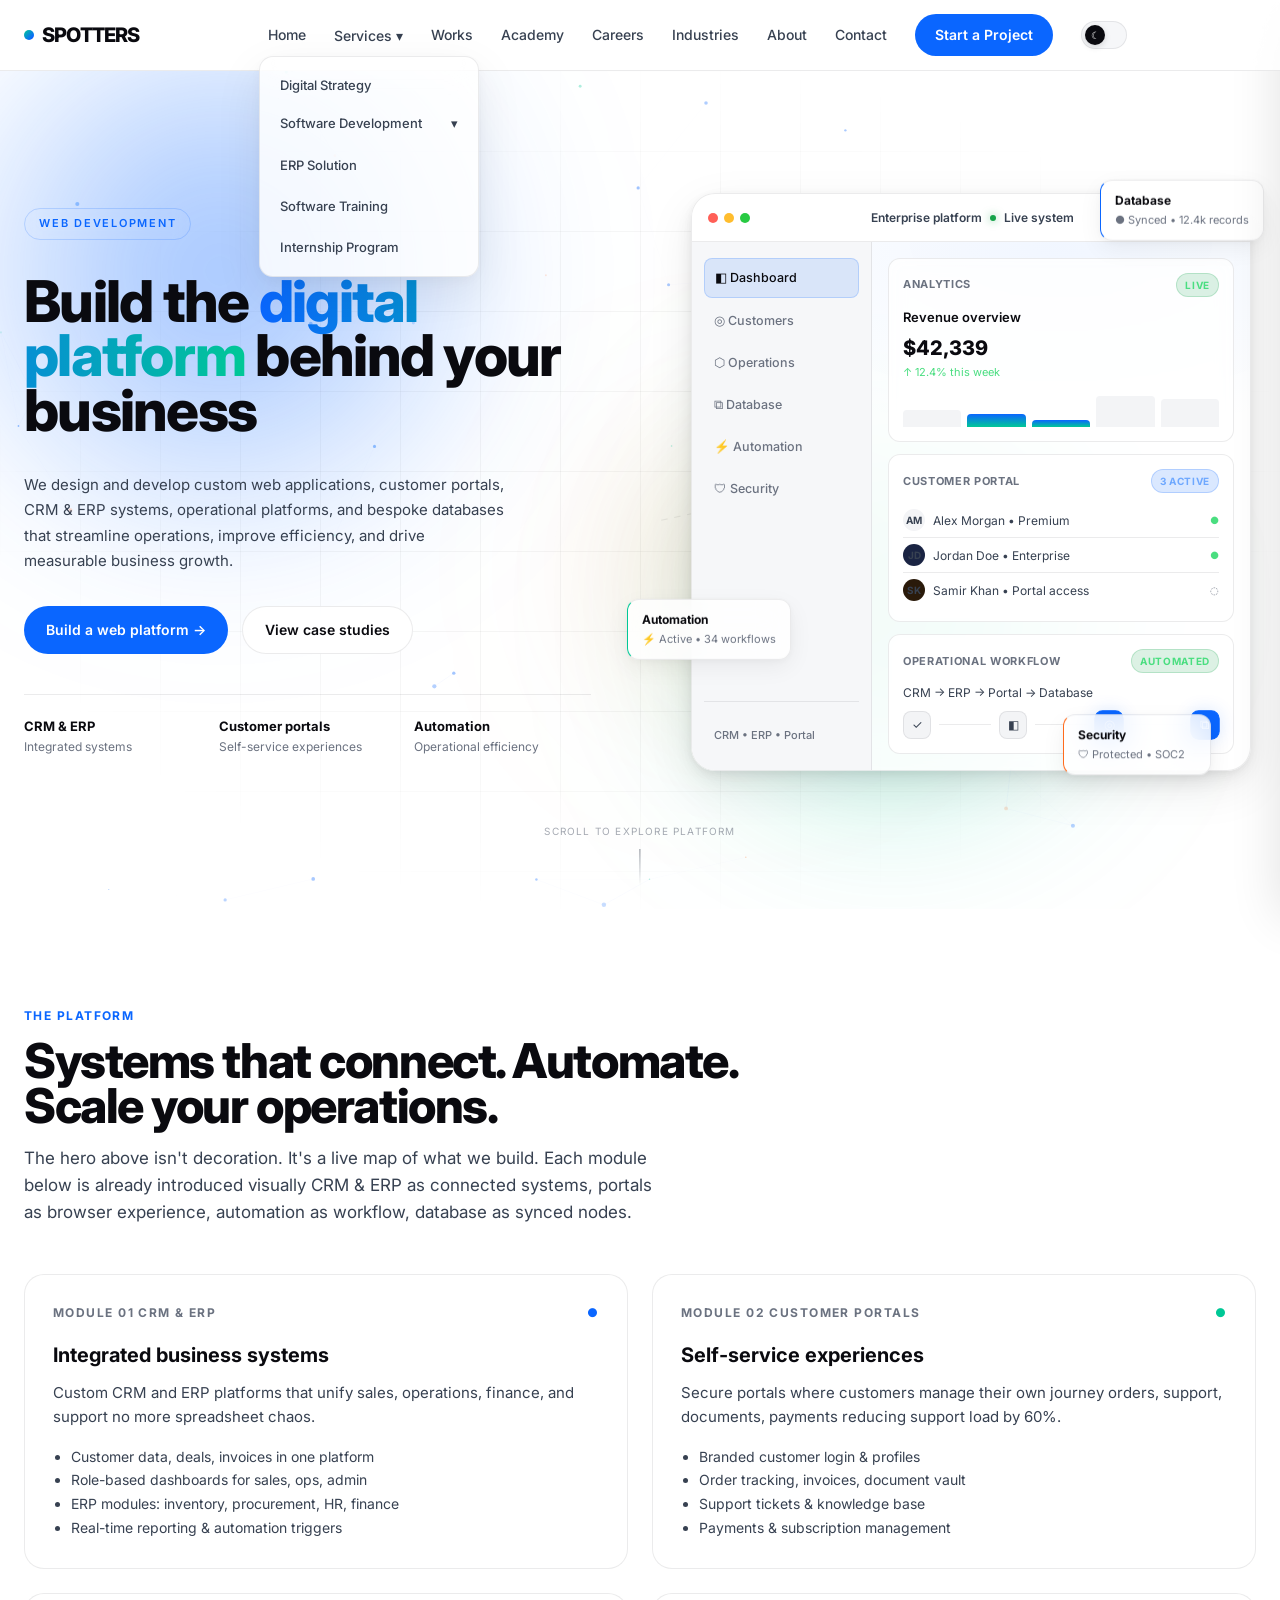
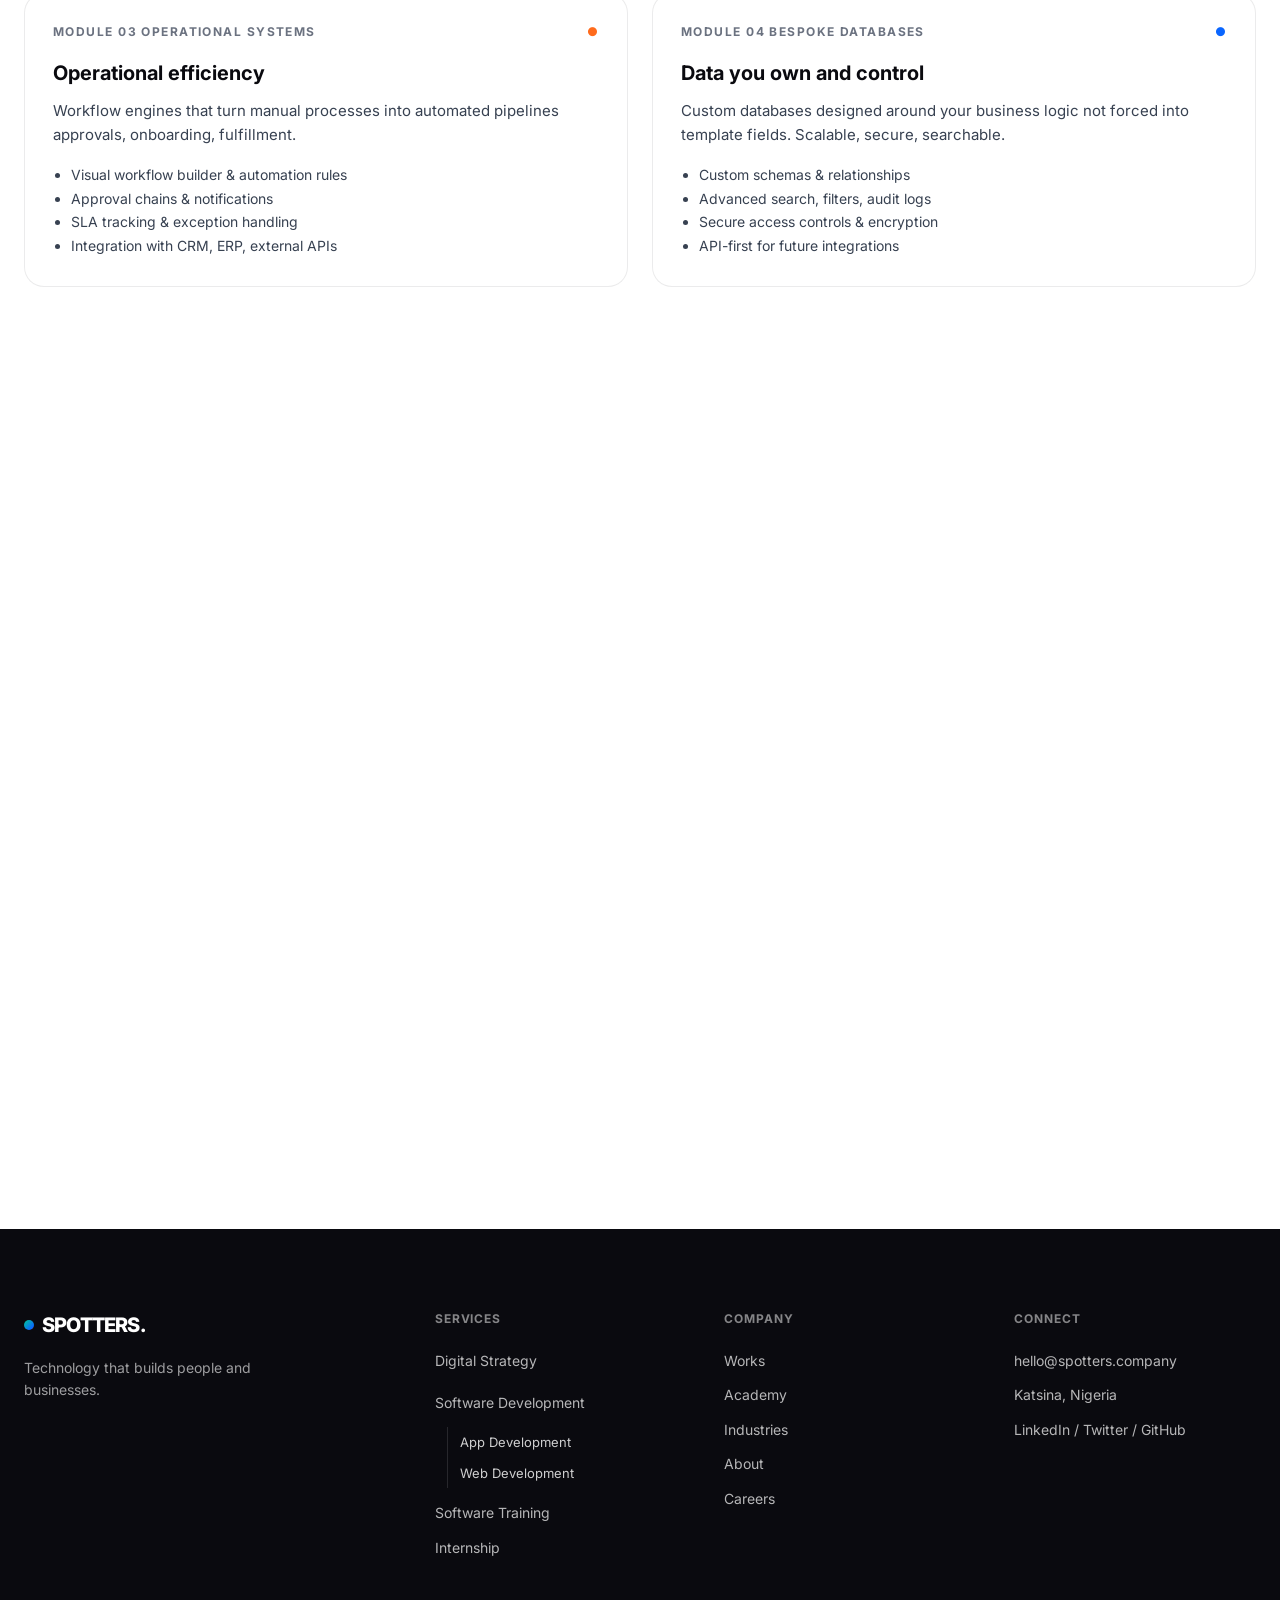
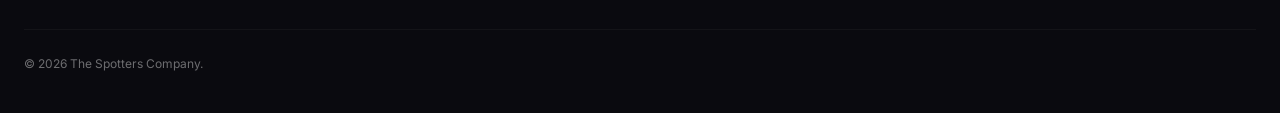
<file: pages/web-development.html>
<!DOCTYPE html>
<html lang="en">

<head>
  <meta charset="UTF-8">
  <meta name="viewport" content="width=device-width, initial-scale=1.0">
  <title>Web Development  The Spotters Company | Build the digital platform behind your business</title>
  <link rel="preconnect" href="https://fonts.googleapis.com">
  <link rel="preconnect" href="https://fonts.gstatic.com" crossorigin>
  <link href="https://fonts.googleapis.com/css2?family=Inter:wght@400;500;600;700;800&display=swap" rel="stylesheet">
  <link rel="stylesheet" href="../css/variables.css">
  <link rel="stylesheet" href="../css/global.css">
  <link rel="stylesheet" href="../css/web-dev.css">
</head>

<body>
  <!-- ====================================================================
       HEADER - SECTION
       ==================================================================== -->
  <header class="header" id="siteHeader">
    <div class="header-inner">
      <a href="../index.html" class="logo">
        <div class="logo-dot"></div>SPOTTERS
      </a>
      <nav class="nav-desktop" id="desktopNav">
        <a class="nav-link" href="../index.html">Home</a>
        <div class="nav-dropdown open" id="servicesDropdown">
          <button class="nav-link dropdown-trigger" aria-expanded="true">Services <span>▾</span></button>
          <div class="dropdown-menu">
            <a href="digital-strategy.html">Digital Strategy</a>
            <div class="dropdown-group">
              <button class="dropdown-link dropdown-trigger" aria-expanded="false">
                Software Development <span>▾</span>
              </button>
              <div class="dropdown-submenu">
                <a href="app-development.html">App Development</a>
                <a href="web-development.html" style="color:var(--blue); font-weight:600;">Web Development</a>
              </div>
            </div>
            <a href="erp-solution.html">ERP Solution</a>
            <a href="software-training.html">Software Training</a>
            <a href="internship.html">Internship Program</a>
          </div>
        </div>
        <a class="nav-link" href="works.html">Works</a>
        <a class="nav-link" href="software-training.html">Academy</a>
        <a class="nav-link" href="careers.html">Careers</a>
        <a class="nav-link" href="industries.html">Industries</a>
        <a class="nav-link" href="about.html">About</a>
        <a class="nav-link" href="../index.html#contact">Contact</a>
        <a class="btn-primary blue" href="#contact">Start a Project</a>
        <button class="theme-toggle" id="themeToggle" aria-label="Toggle light and dark theme">
          <div class="toggle-thumb" id="toggleThumb">☾</div>
        </button>
      </nav>
      <div style="display:flex; align-items:center; gap:10px;">
        <button class="hamburger" id="hamburger" aria-label="Open menu" aria-expanded="false" aria-controls="drawer">
          <span></span><span></span><span></span>
        </button>
      </div>
    </div>
  </header>

  <!-- Drawer - Mobile -->
  <div class="drawer-backdrop" id="backdrop"></div>
  <div class="drawer" id="drawer" aria-hidden="true">
    <a class="drawer-link" href="../index.html">Home</a>
    <div class="drawer-dropdown open" id="drawerServices">
      <button class="drawer-link dropdown-trigger" aria-expanded="true">Services <span>▾</span></button>
      <div class="drawer-submenu">
        <a class="drawer-sublink" href="digital-strategy.html">Digital Strategy</a>
        <div class="drawer-dropdown nested" id="drawerSoftwareDevelopment">
          <button class="drawer-link dropdown-trigger" aria-expanded="false">Software Development
            <span>▾</span></button>
          <div class="drawer-submenu nested">
            <a class="drawer-sublink" href="app-development.html">App Development</a>
            <a class="drawer-sublink" href="web-development.html" style="color:var(--blue); font-weight:600;">Web Development</a>
          </div>
        </div>
        <a class="drawer-sublink" href="erp-solution.html">ERP Solution</a>
        <a class="drawer-sublink" href="software-training.html">Software Training</a>
        <a class="drawer-sublink" href="internship.html">Internship Program</a>
      </div>
    </div>
    <a class="drawer-link" href="works.html">Works</a>
    <a class="drawer-link" href="software-training.html">Academy</a>
    <a class="drawer-link" href="careers.html">Careers</a>
    <a class="drawer-link" href="industries.html">Industries</a>
    <a class="drawer-link" href="about.html">About</a>
    <a class="drawer-link" href="#contact">Contact</a>
    <div class="drawer-footer">
      <div class="drawer-theme-row">
        <span>Theme</span>
        <button class="theme-toggle" id="drawerThemeToggle" aria-label="Toggle theme">
          <div class="toggle-thumb" id="drawerToggleThumb">☾</div>
        </button>
      </div>
      <a class="btn-primary blue" href="#contact" style="width:100%; justify-content:center;">Start a
        Project →</a>
      <p style="font-size:11px; color:var(--muted-2); text-align:center; margin-top:12px;">• Since
        2018</p>
    </div>
  </div>

  <!-- ====================================================================
       WEB HERO - SECTION
       ==================================================================== -->
  <section class="web-hero">
    <!-- Background system - grid + orbs + canvas -->
    <div class="hero-background">
      <canvas id="gridCanvas"></canvas>
      <div class="grid-overlay"></div>
      <div class="gradient-orb blue"></div>
      <div class="gradient-orb green"></div>
      <div class="gradient-orb orange"></div>
    </div>

    <div class="hero-container">
      <!-- HERO CONTENT - Left 46% -->
      <div class="hero-content">
        <span class="hero-badge">WEB DEVELOPMENT</span>
        <h1>Build the <em>digital platform</em> behind your business</h1>
        <p>We design and develop custom web applications, customer portals, CRM & ERP systems, operational platforms,
          and bespoke databases that streamline operations, improve efficiency, and drive measurable business growth.
        </p>

        <div class="hero-actions">
          <a class="btn-primary blue" href="../index.html#contact">Build a web platform →</a>
          <a class="btn-secondary" href="#platforms">View case studies</a>
        </div>

        <div class="hero-pillars">
          <div class="pillar">
            <strong>CRM & ERP</strong>
            <span>Integrated systems</span>
          </div>
          <div class="pillar">
            <strong>Customer portals</strong>
            <span>Self-service experiences</span>
          </div>
          <div class="pillar">
            <strong>Automation</strong>
            <span>Operational efficiency</span>
          </div>
        </div>
      </div>

      <!-- HERO VISUAL - Right 54% - Browser as enterprise platform -->
      <div class="hero-visual">
        <div class="browser-window">
          <div class="browser-header">
            <div class="browser-dots"><i></i><i></i><i></i></div>
            <div class="browser-title">Enterprise platform <span class="live-dot"></span> Live system</div>
            <div style="width:40px;"></div>
          </div>
          <div class="browser-body">
            <aside class="sidebar">
              <div class="sidebar-item active">◧ Dashboard</div>
              <div class="sidebar-item">◎ Customers</div>
              <div class="sidebar-item">⬡ Operations</div>
              <div class="sidebar-item">⧉ Database</div>
              <div class="sidebar-item">⚡ Automation</div>
              <div class="sidebar-item">🛡 Security</div>
              <div style="margin-top:auto; padding-top:16px; border-top:1px solid var(--wd-border);">
                <div class="sidebar-item" style="font-size:11px;">CRM • ERP • Portal</div>
              </div>
            </aside>
            <main class="dashboard">
              <div class="dashboard-card analytics">
                <div class="card-head"><span>Analytics</span><span class="status">Live</span></div>
                <div style="font-size:13px; font-weight:600; color:var(--wd-text);">Revenue overview</div>
                <div class="metric-value"
                  style="font-size:20px; font-weight:800; color:var(--wd-text); margin-top:4px;">$42,389</div>
                <div style="font-size:11px; color:#4ADE80;">↑ 12.4% this week</div>
                <div class="chart-bars">
                  <div class="chart-bar" style="height:30%"></div>
                  <div class="chart-bar active" style="height:65%"></div>
                  <div class="chart-bar" style="height:45%"></div>
                  <div class="chart-bar active" style="height:85%"></div>
                  <div class="chart-bar" style="height:55%"></div>
                </div>
              </div>
              <div class="dashboard-card portal">
                <div class="card-head"><span>Customer portal</span><span class="status"
                    style="background:rgba(10,102,255,0.15); color:#6EA8FF; border-color:rgba(10,102,255,0.2);">3
                    active</span></div>
                <div class="user-row">
                  <div class="user-avatar">AM</div><span>Alex Morgan • Premium</span><span
                    style="margin-left:auto; font-size:10px; color:#4ADE80;">●</span>
                </div>
                <div class="user-row">
                  <div class="user-avatar" style="background:#1A2443;">JD</div><span>Jordan Doe • Enterprise</span><span
                    style="margin-left:auto; font-size:10px; color:#4ADE80;">●</span>
                </div>
                <div class="user-row">
                  <div class="user-avatar" style="background:#2A1A0A;">SK</div><span>Samir Khan • Portal
                    access</span><span style="margin-left:auto; font-size:10px; color:var(--wd-muted-2);">◌</span>
                </div>
              </div>
              <div class="dashboard-card workflow">
                <div class="card-head"><span>Operational workflow</span><span class="status">Automated</span></div>
                <div style="font-size:12px; color:var(--wd-muted);">CRM → ERP → Portal → Database</div>
                <div class="workflow-track">
                  <div class="workflow-node">✓</div>
                  <div class="workflow-line"></div>
                  <div class="workflow-node">◧</div>
                  <div class="workflow-line"></div>
                  <div class="workflow-node">◎</div>
                  <div class="workflow-line"></div>
                  <div class="workflow-node">⧉</div>
                </div>
              </div>
            </main>
          </div>
        </div>

        <!-- Floating cards - outside browser, connected via SVG -->
        <div class="floating-card database">
          <strong>Database</strong>
          <span>● Synced • 12.4k records</span>
        </div>
        <div class="floating-card automation">
          <strong>Automation</strong>
          <span>⚡ Active • 34 workflows</span>
        </div>
        <div class="floating-card security">
          <strong>Security</strong>
          <span>🛡 Protected • SOC2</span>
        </div>

        <!-- Connection SVG - pulse travels per brief -->
        <svg class="connection-svg" viewBox="0 0 600 600" preserveAspectRatio="none">
          <path class="connection-path" d="M 460 40 Q 500 120 320 180" />
          <path class="connection-pulse" d="M 460 40 Q 500 120 320 180" />
          <path class="connection-path" d="M 20 340 Q 100 320 180 300" />
          <path class="connection-pulse" d="M 20 340 Q 100 320 180 300" />
          <path class="connection-path" d="M 480 540 Q 420 480 360 420" />
          <path class="connection-pulse" d="M 480 540 Q 420 480 360 420" />
        </svg>
      </div>
    </div>

    <div class="scroll-indicator">
      <span>Scroll to explore platform</span>
      <div class="scroll-line"></div>
    </div>
  </section>

  <!-- ====================================================================
       BELOW-FOLD: SECTION
       ==================================================================== -->
  <section class="process" id="platforms">
    <div class="process-header">
      <div class="process-label">The Platform</div>
      <h2>Systems that connect. Automate. Scale your operations.</h2>
      <p style="color:var(--muted); font-size:17px; max-width:640px; margin-top:16px; line-height:1.6;">The hero above
        isn't decoration. It's a live map of what we build. Each module below is already introduced visually  CRM & ERP
        as connected systems, portals as browser experience, automation as workflow, database as synced nodes.</p>
    </div>

    <div class="wd-steps">
      <div class="wd-step crm">
        <div class="wd-step-num"><span>Module 01  CRM & ERP</span><span style="color:var(--blue);">●</span></div>
        <h3>Integrated business systems</h3>
        <p>Custom CRM and ERP platforms that unify sales, operations, finance, and support  no more spreadsheet chaos.
        </p>
        <ul>
          <li>Customer data, deals, invoices in one platform</li>
          <li>Role-based dashboards for sales, ops, admin</li>
          <li>ERP modules: inventory, procurement, HR, finance</li>
          <li>Real-time reporting & automation triggers</li>
        </ul>
      </div>

      <div class="wd-step portal">
        <div class="wd-step-num"><span>Module 02  Customer Portals</span><span style="color:var(--green);">●</span>
        </div>
        <h3>Self-service experiences</h3>
        <p>Secure portals where customers manage their own journey  orders, support, documents, payments  reducing
          support load by 60%.</p>
        <ul>
          <li>Branded customer login & profiles</li>
          <li>Order tracking, invoices, document vault</li>
          <li>Support tickets & knowledge base</li>
          <li>Payments & subscription management</li>
        </ul>
      </div>

      <div class="wd-step ops">
        <div class="wd-step-num"><span>Module 03  Operational Systems</span><span style="color:var(--orange);">●</span>
        </div>
        <h3>Operational efficiency</h3>
        <p>Workflow engines that turn manual processes into automated pipelines  approvals, onboarding, fulfillment.
        </p>
        <ul>
          <li>Visual workflow builder & automation rules</li>
          <li>Approval chains & notifications</li>
          <li>SLA tracking & exception handling</li>
          <li>Integration with CRM, ERP, external APIs</li>
        </ul>
      </div>

      <div class="wd-step data">
        <div class="wd-step-num"><span>Module 04  Bespoke Databases</span><span style="color:var(--blue);">●</span>
        </div>
        <h3>Data you own and control</h3>
        <p>Custom databases designed around your business logic  not forced into template fields. Scalable, secure,
          searchable.</p>
        <ul>
          <li>Custom schemas & relationships</li>
          <li>Advanced search, filters, audit logs</li>
          <li>Secure access controls & encryption</li>
          <li>API-first for future integrations</li>
        </ul>
      </div>
    </div>
  </section>

  <!-- ====================================================================
         CONTACT - Form + details
         ==================================================================== -->
  <section class="section contact-section" id="contact">
    <div class="section-label reveal">Contact</div>
    <h2 class="section-title reveal">Let's build something exceptional.</h2>
    <div class="contact-layout">
      <div class="contact-info reveal">
        <p>Inquiry form, office details, consultation booking, social links built for
          businesses and students alike.</p>
        <div class="contact-meta">
          <p><strong>Email:</strong> info@spotters.com.ng</p>
          <p><strong>Response:</strong> Within 24 hours</p>
        </div>
      </div>
      <form class="card contact-form reveal">
        <input type="text" name="name" placeholder="Your name">
        <input type="email" name="email" placeholder="Business email">
        <select name="service">
          <option selected>Web Development</option>
          <option>Digital Strategy</option>
          <option>App Development</option>
          <option>Software Training</option>
          <option>Internship</option>
          <option>ERP Solution</option>
        </select>
        <textarea name="message" placeholder="Tell us about your project" rows="5"></textarea>
        <button class="btn-primary blue" type="submit">Send Inquiry →</button>
      </form>
    </div>
  </section>

  <!-- Footer - SECTION -->
  <footer class="footer">
    <div class="footer-inner">
      <div class="footer-grid">
        <div>
          <div class="logo" style="color:white;">
            <div class="logo-dot"></div>SPOTTERS.
          </div>
          <p style="opacity:0.6; font-size:14px; margin-top:16px; max-width:300px;">Technology that builds people and
            businesses.</p>
        </div>
        <div>
          <h4>Services</h4>
          <a href="digital-strategy.html">Digital Strategy</a>
          <div class="footer-link-group">
            <span class="footer-link-group-title" style="display:block; font-size:14px; opacity:0.7; padding:6px 0;">Software Development</span>
            <div class="footer-sublinks">
              <a href="app-development.html">App Development</a>
              <a href="web-development.html">Web Development</a>
            </div>
          </div>
          <a href="software-training.html">Software Training</a>
          <a href="internship.html">Internship</a>
        </div>
        <div>
          <h4>Company</h4>
          <a href="../index.html#works">Works</a>
          <a href="../index.html#academy">Academy</a>
          <a href="../index.html#industries">Industries</a>
          <a href="../index.html#about">About</a>
          <a href="../index.html#careers">Careers</a>
        </div>
        <div>
          <h4>Connect</h4>
          <a>hello@spotters.company</a>
          <a>Katsina, Nigeria</a>
          <a>LinkedIn / Twitter / GitHub</a>
        </div>
      </div>
      <p
        style="margin-top:64px; opacity:0.4; font-size:12px; border-top:1px solid rgba(255,255,255,0.1); padding-top:24px;">
        © 2026 The Spotters Company.</p>
    </div>
  </footer>

  <!-- Back to Top Button - Blue dominant -->
  <button class="back-to-top" id="backToTop" aria-label="Back to top">
    <svg viewBox="0 0 24 24" fill="none" stroke="currentColor" stroke-width="2.2" stroke-linecap="round"
      stroke-linejoin="round">
      <path d="M18 15l-6-6-6 6" />
    </svg>
  </button>

  <div class="toast" id="toast"></div>

  <!-- Scripts - shared + page specific -->
  <script src="../js/main.js"></script>
  <script src="../js/web-dev.js"></script>
</body>

</html>
</file>
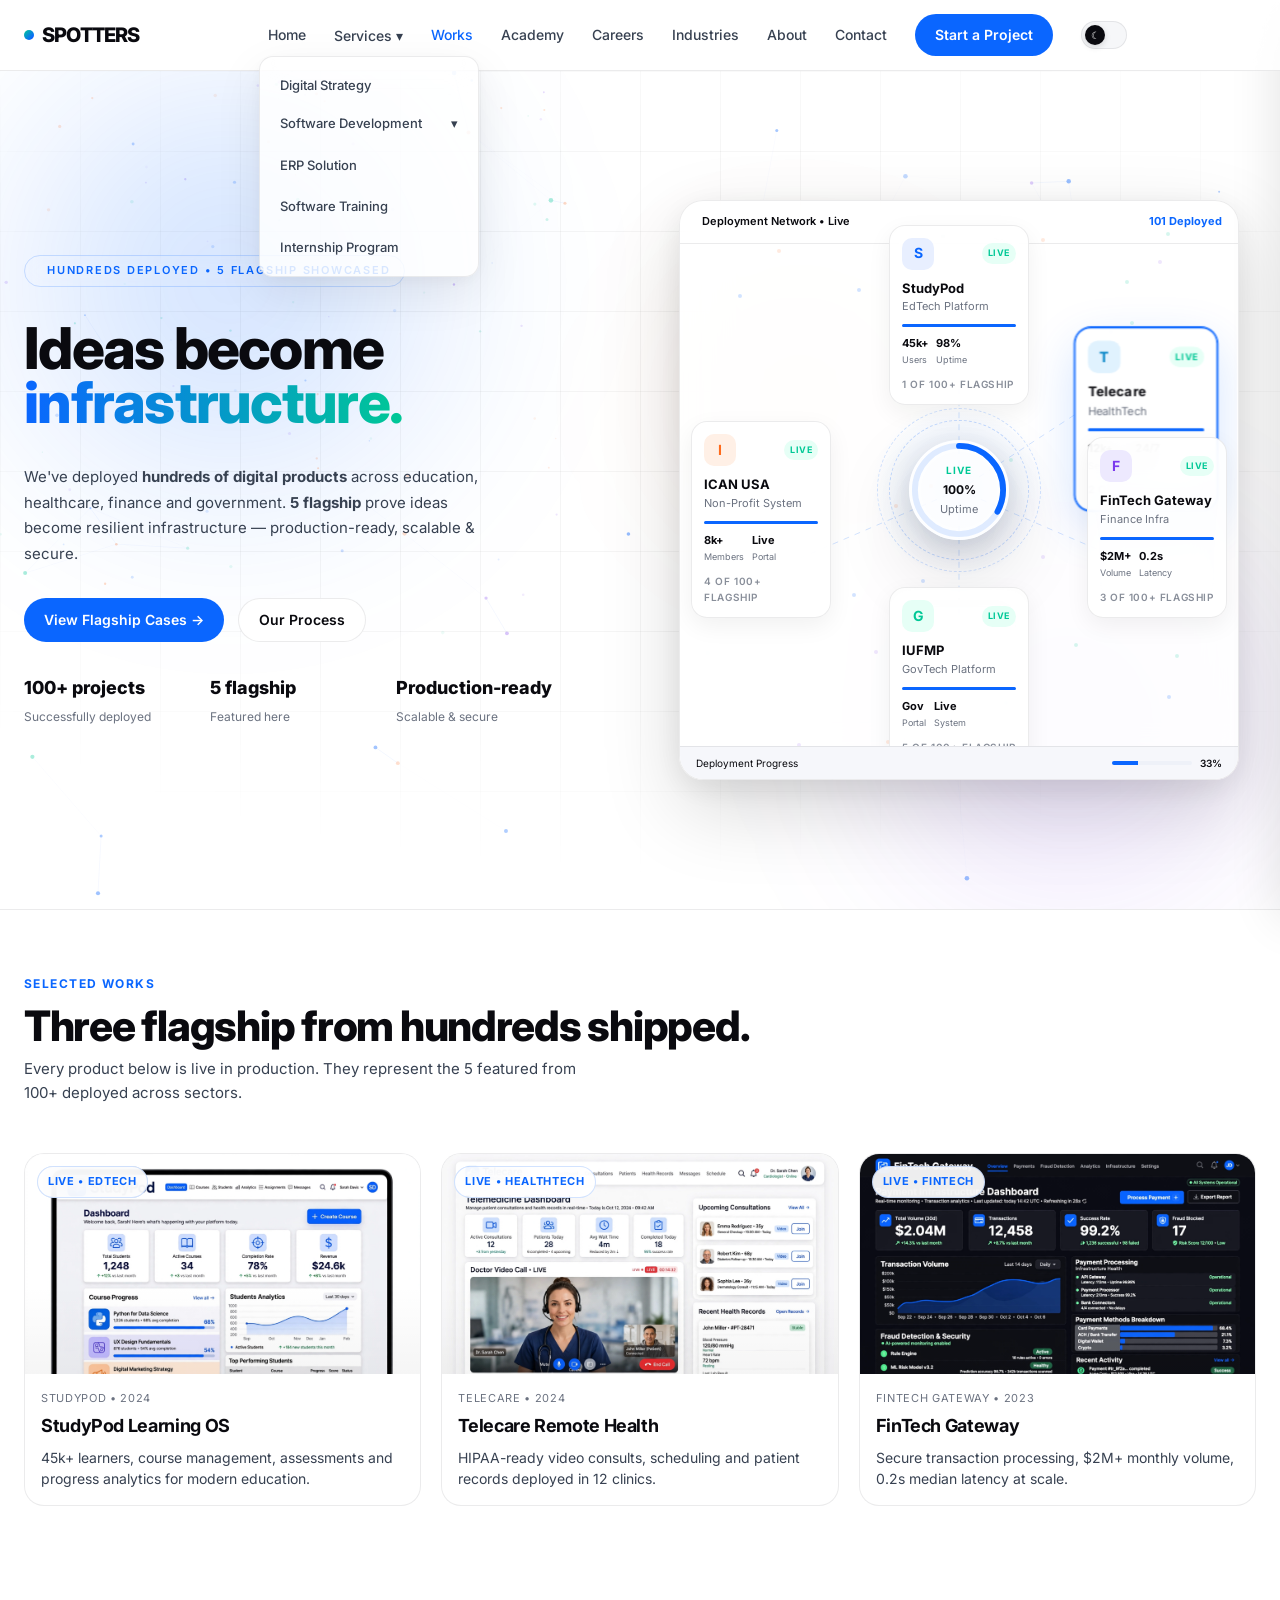
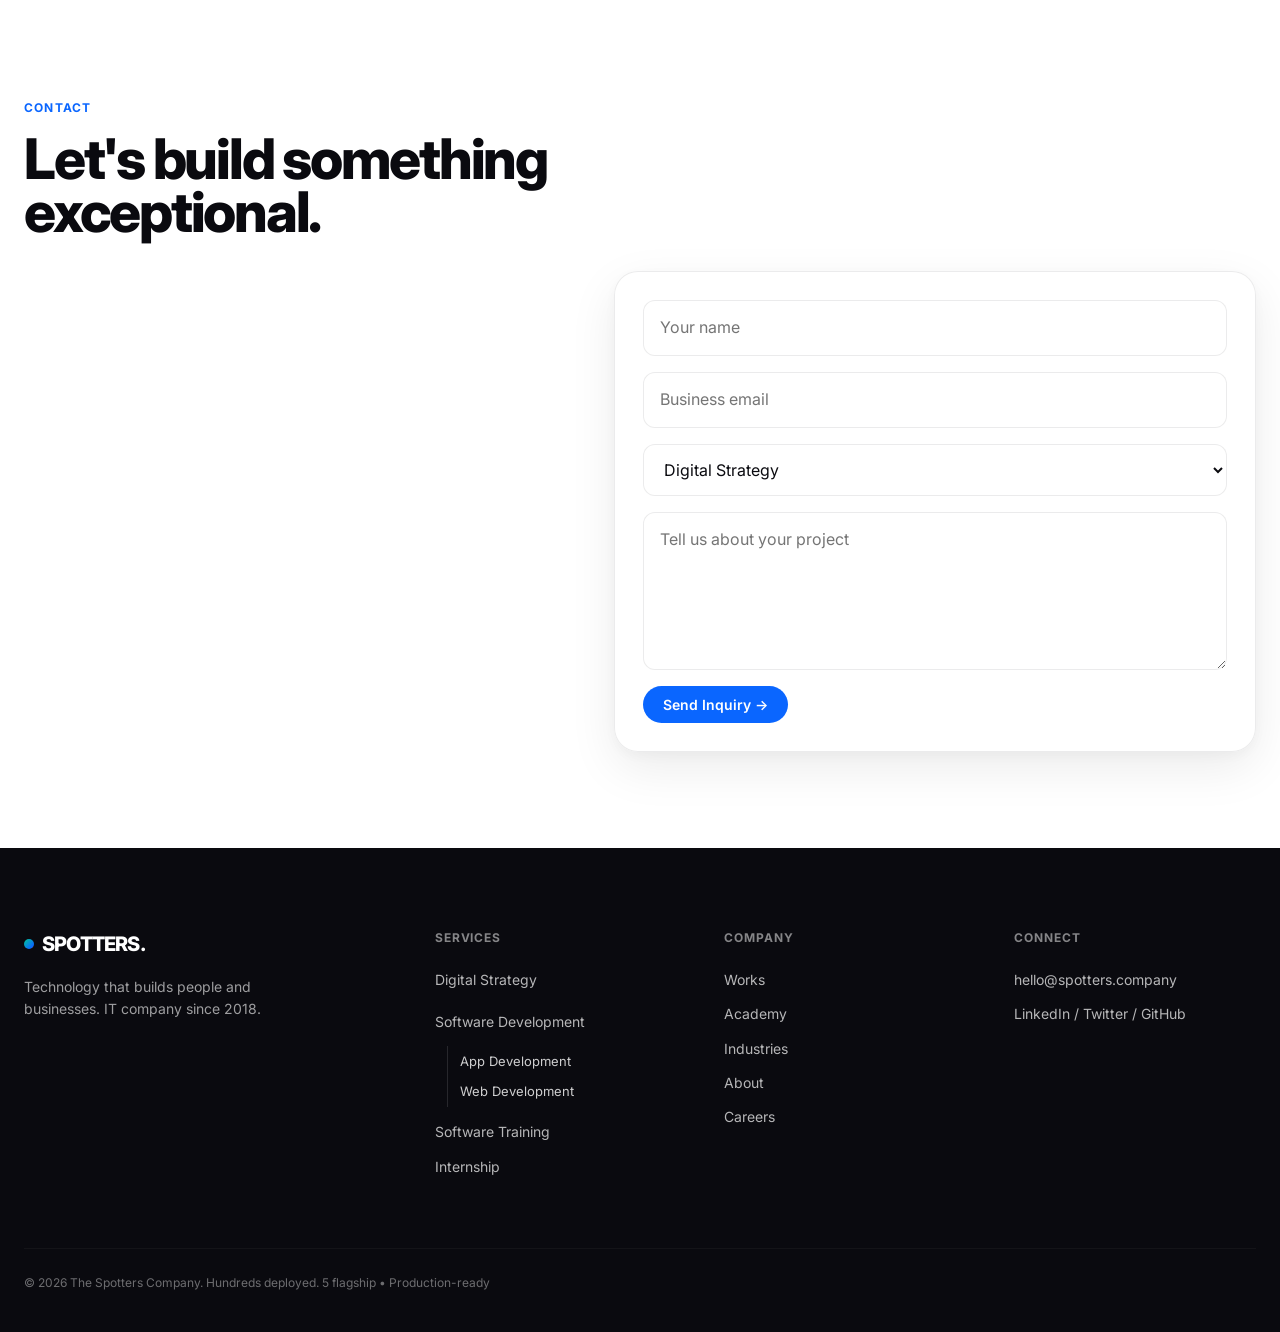
<file: pages/works.html>
<!DOCTYPE html>
<html lang="en">

<head>
  <meta charset="UTF-8">
  <meta name="viewport" content="width=device-width, initial-scale=1.0">
  <title>Works  The Spotters Company</title>
  <!-- Fonts - same as home -->
  <link href="https://fonts.googleapis.com/css2?family=Inter:wght@400;500;600;700;800&display=swap" rel="stylesheet">
  <!-- Design tokens - edit here to rebrand entire site -->
  <link rel="stylesheet" href="../css/variables.css">
  <!-- Global - header, footer, drawer, back-to-top, buttons (synced with index.html) -->
  <link rel="stylesheet" href="../css/global.css">
  <!-- Works-specific - hero + portfolio network + selected works -->
  <link rel="stylesheet" href="../css/works.css">
</head>

<body>
  <!-- ====================================================================
       HEADER - EXACT SAME AS index.html FOR CONSISTENCY
       Contains: logo + desktop nav + theme toggle + hamburger
       Tablet downward: hamburger shows, desktop nav hides
       Controlled by main.js PART 2
       ==================================================================== -->
  <header class="header" id="siteHeader">
    <div class="header-inner">
      <a href="../index.html" class="logo">
        <div class="logo-dot"></div>SPOTTERS
      </a>

      <!-- Right side: nav + actions -->
      <nav class="nav-desktop" id="desktopNav">
        <!-- SERVICES DROPDOWN - Desktop - same as index.html -->
        <a class="nav-link" href="../index.html">Home</a>
        <div class="nav-dropdown open" id="servicesDropdown">
          <button class="nav-link dropdown-trigger" aria-expanded="true">Services <span>▾</span></button>
          <div class="dropdown-menu">
            <a href="digital-strategy.html">Digital Strategy</a>
            <div class="dropdown-group">
              <button class="dropdown-link dropdown-trigger" aria-expanded="false">
                Software Development <span>▾</span>
              </button>
              <div class="dropdown-submenu">
                <a href="app-development.html">App Development</a>
                <a href="web-development.html">Web Development</a>
              </div>
            </div>
            <a href="erp-solution.html">ERP Solution</a>
            <a href="software-training.html">Software Training</a>
            <a href="internship.html">Internship Program</a>
          </div>
        </div>
        <!-- Works active - blue highlight like other pages -->
        <a class="nav-link" href="works.html" style="color: var(--blue);">Works</a>
        <a class="nav-link" href="../index.html#academy">Academy</a>
        <a class="nav-link" href="careers.html">Careers</a>
        <a class="nav-link" href="industries.html">Industries</a>
        <a class="nav-link" href="about.html">About</a>
        <a class="nav-link" href="../index.html#contact">Contact</a>
        <a class="btn-primary blue" href="../index.html#contact">Start a Project</a>

        <!-- Theme toggle - exact same as index.html -->
        <button class="theme-toggle" id="themeToggle" aria-label="Toggle light and dark theme">
          <div class="toggle-thumb" id="toggleThumb">☾</div>
        </button>
      </nav>

      <!-- Mobile actions: theme toggle + hamburger - same as index.html -->
      <div style="display:flex; align-items:center; gap:10px;">
        <button class="theme-toggle" id="themeToggleMobile" style="display:none;" aria-label="Toggle theme">
          <div class="toggle-thumb">☾</div>
        </button>
        <button class="hamburger" id="hamburger" aria-label="Open menu" aria-expanded="false" aria-controls="drawer">
          <span></span><span></span><span></span>
        </button>
      </div>
    </div>
  </header>

  <!-- ====================================================================
       DRAWER - Mobile menu, EXACT SAME AS index.html
       Slides from right, contains nav links + CTA + theme row
       Controlled by main.js PART 2
       ==================================================================== -->
  <div class="drawer-backdrop" id="backdrop"></div>
  <div class="drawer" id="drawer" aria-hidden="true">
    <!-- SERVICES DROPDOWN - Mobile Drawer - same as index.html -->
    <a class="drawer-link" href="../index.html">Home</a>
    <div class="drawer-dropdown open" id="drawerServices">
      <button class="drawer-link dropdown-trigger" aria-expanded="true">Services <span>▾</span></button>
      <div class="drawer-submenu">
        <a class="drawer-sublink" href="digital-strategy.html">Digital Strategy</a>
        <div class="drawer-dropdown nested" id="drawerSoftwareDevelopment">
          <button class="drawer-link dropdown-trigger" aria-expanded="false">Software Development
            <span>▾</span></button>
          <div class="drawer-submenu nested">
            <a class="drawer-sublink" href="app-development.html">App Development</a>
            <a class="drawer-sublink" href="web-development.html">Web Development</a>
          </div>
        </div>
        <a class="drawer-sublink" href="erp-solution.html" style="color:var(--blue); font-weight:600;">ERP Solution</a>
        <a class="drawer-sublink" href="software-training.html">Software Training</a>
        <a class="drawer-sublink" href="internship.html">Internship Program</a>
      </div>
    </div>
    <a class="drawer-link" href="works.html" style="color: var(--blue);">Works</a>
    <a class="drawer-link" href="../index.html#academy">Academy</a>
    <a class="drawer-link" href="careers.html">Careers</a>
    <a class="drawer-link" href="industries.html">Industries</a>
    <a class="drawer-link" href="about.html">About</a>
    <a class="drawer-link" href="../index.html#contact">Contact</a>

    <div class="drawer-footer">
      <div class="drawer-theme-row">
        <span>Theme</span>
        <button class="theme-toggle" id="drawerThemeToggle" aria-label="Toggle theme">
          <div class="toggle-thumb" id="drawerToggleThumb">☾</div>
        </button>
      </div>
      <a class="btn-primary blue" href="../index.html#contact" style="width:100%; justify-content:center;">Start a Project →</a>
      <p style="font-size:11px; color:var(--muted-2); text-align:center; margin-top:12px;">Since 2018</p>
    </div>
  </div>

  <!-- ====================================================================
       WORKS HERO - "Ideas become infrastructure"
       From works.v2.html - hundreds deployed, 5 flagship showcased
       Left 44% content / Right 56% portfolio network
       ==================================================================== -->
  <section class="works-hero" id="worksHero">
    <!-- Background system - 2 canvases + grid + orbs (same as other premium pages) -->
    <div class="hero-background">
      <canvas id="portfolioCanvas"></canvas>
      <canvas id="hundredsCanvas"></canvas>
      <div class="grid-overlay"></div>
      <div class="gradient-orb blue"></div>
      <div class="gradient-orb purple"></div>
      <div class="gradient-orb orange"></div>
    </div>

    <div class="hero-container">
      <!-- LEFT CONTENT - same structure as other pages for consistency -->
      <div class="hero-content">
        <!-- Badge - live dot + hundreds concept -->
        <div class="hero-badge">
          <span class="live-dot"></span>
          Hundreds Deployed • 5 Flagship Showcased
        </div>

        <!-- Headline - edit text here -->
        <h1>Ideas become <em>infrastructure.</em></h1>

        <!-- Description -->
        <p>
          We've deployed <strong>hundreds of digital products</strong> across education, healthcare, finance and
          government.
          <strong> 5 flagship</strong> prove ideas become resilient infrastructure — production-ready, scalable &
          secure.
        </p>

        <!-- CTAs - button magnet handled by main.js PART 4 -->
        <div class="hero-actions">
          <a class="btn-primary blue" href="#selected-works">View Flagship Cases →</a>
          <a class="btn-secondary" href="../index.html#about">Our Process</a>
        </div>

        <!-- Stats - credibility strip -->
        <div class="hero-stats">
          <div class="stat">
            <strong>100+ projects</strong>
            <span>Successfully deployed</span>
          </div>
          <div class="stat">
            <strong>5 flagship</strong>
            <span>Featured here</span>
          </div>
          <div class="stat">
            <strong>Production-ready</strong>
            <span>Scalable & secure</span>
          </div>
        </div>
      </div>

      <!-- RIGHT VISUAL - Portfolio network with hundreds concept -->
      <div class="hero-visual">
        <div class="portfolio-network">
          <!-- Network header - live status -->
          <div class="network-header">
            <div style="display:flex; align-items:center; gap:6px; font-weight:600;">
              <span class="live-dot"></span>
              Deployment Network • Live
            </div>
            <span class="deploy-counter" id="deployCounter">100 Deployed</span>
          </div>

          <!-- SVG connections - dashed lines center to 5 cards -->
          <svg class="connection-svg" viewBox="0 0 560 580" preserveAspectRatio="none">
            <path d="M280 290 L280 80" stroke="rgba(10,102,255,0.18)" stroke-width="1" stroke-dasharray="6 6" fill="none" />
            <path d="M280 290 L480 160" stroke="rgba(10,102,255,0.18)" stroke-width="1" stroke-dasharray="6 6" fill="none" />
            <path d="M280 290 L490 380" stroke="rgba(10,102,255,0.18)" stroke-width="1" stroke-dasharray="6 6" fill="none" />
            <path d="M280 290 L70 380" stroke="rgba(10,102,255,0.18)" stroke-width="1" stroke-dasharray="6 6" fill="none" />
            <path d="M280 290 L280 520" stroke="rgba(10,102,255,0.18)" stroke-width="1" stroke-dasharray="6 6" fill="none" />
          </svg>

          <!-- Hundreds background - ambient canvas -->
          <div class="hundreds-bg">
            <canvas id="hundredsCanvas2" style="position:absolute; inset:0; width:100%; height:100%; opacity:0.6;"></canvas>
          </div>

          <!-- Mini projects layer - 30 dots for hundreds concept -->
          <div class="mini-projects-layer" id="miniProjectsLayer"></div>

          <!-- Central deployment core -->
          <div class="central-deployment">
            <div class="deployment-ring"></div>
            <div class="deployment-ring ring-2"></div>
            <div class="core-halo"></div>
            <div class="deployment-core">
              <!-- Progress circle -->
              <svg class="core-progress" viewBox="0 0 100 100">
                <circle cx="50" cy="50" r="45" fill="none" stroke="rgba(10,102,255,0.12)" stroke-width="6" />
                <circle id="coreProgressCircle" cx="50" cy="50" r="45" fill="none" stroke="var(--blue)" stroke-width="6"
                  stroke-linecap="round" stroke-dasharray="283" stroke-dashoffset="283" />
              </svg>
              <div class="core-inner">
                <div class="core-status">Live</div>
                <div class="core-label" id="coreLabel">100%</div>
                <div class="core-metric">Uptime</div>
              </div>
            </div>
          </div>

          <!-- Project cards - 5 flagship diamond layout -->
          <!-- Card 1: StudyPod top center -->
          <div class="project-card studypod" data-index="0" id="work-stduypod">
            <div class="card-top">
              <div class="card-icon" style="background:#E8EFFF; color:#0A66FF;">S</div>
              <span class="card-status">Live</span>
            </div>
            <div class="card-title">StudyPod</div>
            <div class="card-cat">EdTech Platform</div>
            <div class="build">
              <div class="build-line"><div class="build-fill" style="width:100%;"></div></div>
            </div>
            <div class="metrics">
              <div class="metric"><strong>45k+</strong><span>Users</span></div>
              <div class="metric"><strong>98%</strong><span>Uptime</span></div>
            </div>
            <div class="card-flag">1 of 100+ Flagship</div>
          </div>

          <!-- Card 2: Telecare right top -->
          <div class="project-card telecare" data-index="1" id="work-telecare">
            <div class="card-top">
              <div class="card-icon" style="background:#E0F2FE; color:#0284C7;">T</div>
              <span class="card-status">Live</span>
            </div>
            <div class="card-title">Telecare</div>
            <div class="card-cat">HealthTech</div>
            <div class="build">
              <div class="build-line"><div class="build-fill" style="width:100%;"></div></div>
            </div>
            <div class="metrics">
              <div class="metric"><strong>12k+</strong><span>Sessions</span></div>
              <div class="metric"><strong>24/7</strong><span>Care</span></div>
            </div>
            <div class="card-flag">2 of 100+ Flagship</div>
          </div>

          <!-- Card 3: FinTech Gateway right bottom -->
          <div class="project-card fintech" data-index="2" id="work-fintech">
            <div class="card-top">
              <div class="card-icon" style="background:#EDE9FE; color:#7C3AED;">F</div>
              <span class="card-status">Live</span>
            </div>
            <div class="card-title">FinTech Gateway</div>
            <div class="card-cat">Finance Infra</div>
            <div class="build">
              <div class="build-line"><div class="build-fill" style="width:100%;"></div></div>
            </div>
            <div class="metrics">
              <div class="metric"><strong>$2M+</strong><span>Volume</span></div>
              <div class="metric"><strong>0.2s</strong><span>Latency</span></div>
            </div>
            <div class="card-flag">3 of 100+ Flagship</div>
          </div>

          <!-- Card 4: ICAN USA left bottom -->
          <div class="project-card ican" data-index="3">
            <div class="card-top">
              <div class="card-icon" style="background:#FFF0E6; color:#FF6B1C;">I</div>
              <span class="card-status">Live</span>
            </div>
            <div class="card-title">ICAN USA</div>
            <div class="card-cat">Non-Profit System</div>
            <div class="build">
              <div class="build-line"><div class="build-fill" style="width:100%;"></div></div>
            </div>
            <div class="metrics">
              <div class="metric"><strong>8k+</strong><span>Members</span></div>
              <div class="metric"><strong>Live</strong><span>Portal</span></div>
            </div>
            <div class="card-flag">4 of 100+ Flagship</div>
          </div>

          <!-- Card 5: IUFMP bottom center -->
          <div class="project-card iufmp" data-index="4">
            <div class="card-top">
              <div class="card-icon" style="background:#E6FFF6; color:#00C896;">G</div>
              <span class="card-status">Live</span>
            </div>
            <div class="card-title">IUFMP</div>
            <div class="card-cat">GovTech Platform</div>
            <div class="build">
              <div class="build-line"><div class="build-fill" style="width:100%;"></div></div>
            </div>
            <div class="metrics">
              <div class="metric"><strong>Gov</strong><span>Portal</span></div>
              <div class="metric"><strong>Live</strong><span>System</span></div>
            </div>
            <div class="card-flag">5 of 100+ Flagship</div>
          </div>

          <!-- Deployment timeline - bottom bar -->
          <div class="deployment-timeline">
            <span>Deployment Progress</span>
            <div style="display:flex; align-items:center; gap:8px;">
              <div class="timeline-bar">
                <div class="timeline-fill" id="timelineFill" style="width:0%;"></div>
              </div>
              <span style="font-weight:600;" id="timelinePercent">0%</span>
            </div>
          </div>
        </div>
      </div>
    </div>
  </section>

  <!-- ====================================================================
       SELECTED WORKS SECTION - Three flagship from hundreds shipped
       From works.v2.html - grid 3 images with live badges
       WORKS-SECTION: Edit cards here for new case studies
       ==================================================================== -->
  <section class="works-section" id="selected-works">
    <div style="display:flex; flex-direction:column; gap:12px;">
      <div style="font-size:12px; font-weight:700; letter-spacing:0.12em; text-transform:uppercase; color:var(--blue);">
        Selected Works</div>
      <h2 style="font-size:clamp(28px, 4vw, 42px); font-weight:800; letter-spacing:-0.03em; line-height:0.95; color:var(--text);">
        Three flagship from hundreds shipped.</h2>
      <p style="font-size:15px; color:var(--muted); max-width:560px; line-height:1.6;">
        Every product below is live in production. They represent the 5 featured from 100+ deployed across sectors.</p>
    </div>

    <div class="works-grid">
      <!-- Work Card 1: StudyPod Learning OS -->
      <div class="work-card">
        <div class="work-media">
          <img src="../images/studypod.webp" alt="StudyPod dashboard mockup" loading="lazy">
          <span class="work-badge">Live • EdTech</span>
        </div>
        <div class="work-content">
          <div class="work-meta">StudyPod • 2024</div>
          <h3>StudyPod Learning OS</h3>
          <p>45k+ learners, course management, assessments and progress analytics for modern education.</p>
        </div>
      </div>

      <!-- Work Card 2: Telecare Remote Health -->
      <div class="work-card">
        <div class="work-media">
          <img src="../images/telecare.webp" alt="Telecare dashboard UI" loading="lazy">
          <span class="work-badge">Live • HealthTech</span>
        </div>
        <div class="work-content">
          <div class="work-meta">Telecare • 2024</div>
          <h3>Telecare Remote Health</h3>
          <p>HIPAA-ready video consults, scheduling and patient records deployed in 12 clinics.</p>
        </div>
      </div>

      <!-- Work Card 3: FinTech Gateway -->
      <div class="work-card">
        <div class="work-media">
          <img src="../images/fintech.webp" alt="Fintech gateway dashboard" loading="lazy">
          <span class="work-badge">Live • FinTech</span>
        </div>
        <div class="work-content">
          <div class="work-meta">FinTech Gateway • 2023</div>
          <h3>FinTech Gateway</h3>
          <p>Secure transaction processing, $2M+ monthly volume, 0.2s median latency at scale.</p>
        </div>
      </div>
    </div>
  </section>

  <section class="section contact-section" id="contact">
    <div class="section-label reveal">Contact</div>
    <h2 class="section-title reveal">Let's build something exceptional.</h2>
    <div class="contact-layout">
      <div class="contact-info reveal">
        <p>Inquiry form, office details, consultation booking, social links built for
          businesses and students alike.</p>
        <div class="contact-meta">
          <p><strong>Email:</strong> info@spotters.com.ng</p>
          <p><strong>Response:</strong> Within 24 hours</p>
        </div>
      </div>
      <form class="card contact-form reveal">
        <input type="text" name="name" placeholder="Your name">
        <input type="email" name="email" placeholder="Business email">
        <select name="service">
          <option>Digital Strategy</option>
          <option>App Development</option>
          <option>Web Development</option>
          <option>Software Training</option>
          <option>Internship</option>
          <option>ERP Solution</option>
        </select>
        <textarea name="message" placeholder="Tell us about your project" rows="5"></textarea>
        <button class="btn-primary blue" type="submit">Send Inquiry →</button>
      </form>
    </div>
  </section>

  <!-- ====================================================================
       FOOTER - EXACT SAME AS index.html FOR CONSISTENCY
       ==================================================================== -->
  <footer class="footer">
    <div class="footer-inner">
      <div class="footer-grid">
        <div>
          <div class="logo" style="color:white;">
            <div class="logo-dot"></div>SPOTTERS.
          </div>
          <p style="opacity:0.6; font-size:14px; margin-top:16px; max-width:300px;">Technology that builds people and
            businesses. IT company since 2018.</p>
        </div>
        <div>
          <h4>Services</h4>
          <a href="digital-strategy.html">Digital Strategy</a>
          <div class="footer-link-group">
            <span class="footer-link-group-title" style="display:block; font-size:14px; opacity:0.7; padding:6px 0;">Software Development</span>
            <div class="footer-sublinks">
              <a href="app-development.html">App Development</a>
              <a href="web-development.html">Web Development</a>
            </div>
          </div>
          <a href="software-training.html">Software Training</a>
          <a href="internship.html">Internship</a>
        </div>
        <div>
          <h4>Company</h4><a href="works.html">Works</a><a href="../index.html#academy">Academy</a><a
            href="industries.html">Industries</a><a href="about.html">About</a><a href="careers.html">Careers</a>
        </div>
        <div>
          <h4>Connect</h4>
          <a>hello@spotters.company</a>
          <a>LinkedIn / Twitter / GitHub</a>
        </div>
      </div>
      <p style="margin-top:64px; opacity:0.4; font-size:12px; border-top:1px solid rgba(255,255,255,0.1); padding-top:24px;">
        © 2026 The Spotters Company. Hundreds deployed. 5 flagship • Production-ready</p>
    </div>
  </footer>

  <!-- ====================================================================
       BACK TO TOP BUTTON - EXACT SAME AS index.html
       Blue dominant, shared across pages, controlled by main.js
       ==================================================================== -->
  <button class="back-to-top" id="backToTop" aria-label="Back to top">
    <svg viewBox="0 0 24 24" fill="none" stroke="currentColor" stroke-width="2.2" stroke-linecap="round"
      stroke-linejoin="round">
      <path d="M18 15l-6-6-6 6" />
    </svg>
  </button>

  <!-- Toast for demo - same as index.html -->
  <div class="toast" id="toast"></div>

  <!-- Scripts - main.js for header/footer/theme/hamburger/back-to-top/magnet + works.js for hero -->
  <script src="../js/main.js"></script>
  <script src="../js/works.js"></script>
</body>

</html>
</file>
<file: css/variables.css>
/* ==========================================================================\n   VARIABLES.CSS - SINGLE SOURCE OF TRUTH FOR ALL DESIGN TOKENS\n   \n   🎯 THIS IS THE MOST IMPORTANT FILE - EDIT HERE TO REBRAND THE ENTIRE SITE\n   \n   Purpose:\n   Define all colors, fonts, spacing, shadows, animations in one place.\n   Every other CSS file imports and uses these variables.\n   Change a color here → changes everywhere automatically.\n   \n   How to Use:\n   - All CSS files start with: @import 'variables.css';\n   - Reference tokens in CSS: background: var(--blue);\n   - Dark mode: Automatically handled by [data-theme=\"dark\"] selector\n   - js/main.js toggles [data-theme=\"dark\"] on <html> element\n   \n   Naming Convention:\n   --group-property or --group-property-variant\n   Examples:\n   --blue, --blue-dark, --blue-light, --blue-glow\n   --shadow-sm, --shadow-md, --shadow-lg\n   --radius-sm, --radius-md, --radius-lg\n   \n   To Rebrand in 30 Seconds:\n   1. Change --blue to your primary color\n   2. Change --green to your secondary color  \n   3. Change --orange to your accent color\n   4. Save and reload browser\n   5. Done! Entire site uses your brand colors.\n   \n   Structure (Sections Below):\n   1. Core neutrals: white, black, gray scale (9 shades)\n   2. Brand colors: blue, green, orange (with light/dark/glow variants)\n   3. Hero aliases: map purple → green for consistency\n   4. Theme tokens: light=default, dark=[data-theme=\"dark\"]\n   5. Gradients: multi-color blends for visual interest\n   6. Shadows: from subtle to prominent with glow effects\n   7. Radii: consistent border-radius across component sizes\n   8. Typography: font stacks for display and body text\n   9. Easing: cubic-bezier functions for premium motion\n   10. Web-specific: DRY aliases for web development page\n   ========================================================================== */

/* ==========================================================================\n   VARIABLES.CSS - SINGLE SOURCE OF TRUTH FOR ALL DESIGN TOKENS\n   \n   🎯 THIS IS THE MOST IMPORTANT FILE - EDIT HERE TO REBRAND THE ENTIRE SITE\n   \n   Purpose:\n   Define all colors, fonts, spacing, shadows, animations in one place.\n   Every other CSS file imports and uses these variables.\n   Change a color here → changes everywhere automatically.\n   \n   How to Use:\n   - All CSS files start with: @import 'variables.css';\n   - Reference tokens in CSS: background: var(--blue);\n   - Dark mode: Automatically handled by [data-theme=\"dark\"] selector\n   - js/main.js toggles [data-theme=\"dark\"] on <html> element\n   \n   Naming Convention:\n   --group-property or --group-property-variant\n   Examples:\n   --blue, --blue-dark, --blue-light, --blue-glow\n   --shadow-sm, --shadow-md, --shadow-lg\n   --radius-sm, --radius-md, --radius-lg\n   \n   To Rebrand in 30 Seconds:\n   1. Change --blue to your primary color\n   2. Change --green to your secondary color  \n   3. Change --orange to your accent color\n   4. Save and reload browser\n   5. Done! Entire site uses your brand colors.\n   \n   Structure (Sections Below):\n   1. Core neutrals: white, black, gray scale (9 shades)\n   2. Brand colors: blue, green, orange (with light/dark/glow variants)\n   3. Hero aliases: map purple → green for consistency\n   4. Theme tokens: light=default, dark=[data-theme=\"dark\"]\n   5. Gradients: multi-color blends for visual interest\n   6. Shadows: from subtle to prominent with glow effects\n   7. Radii: consistent border-radius across component sizes\n   8. Typography: font stacks for display and body text\n   9. Easing: cubic-bezier functions for premium motion\n   10. Web-specific: DRY aliases for web development page\n   ========================================================================== */

:root {
  /* ---------- 1. Core neutrals ---------- */
  --white: #FFFFFF;
  --off-white: #FAFBFD;
  --ghost: #F6F7F9;
  --black: #0A0A0F;
  --gray-900: #111827;
  --gray-700: #374151;
  --gray-500: #6B7280;
  --gray-300: #D1D5DB;
  --gray-100: #F3F4F6;

  /* ---------- 2. Brand colors ---------- */
  --blue: #0A66FF;
  /* Primary - Software / trust */
  --blue-dark: #0549C0;
  --blue-strong: #0549C0;
  --blue-light: #E8EFFF;
  --blue-glow: rgba(10, 102, 255, 0.15);

  --green: #00C896;
  /* Secondary - Training / growth (used as purple in hero) */
  --green-dark: #009975;
  --green-light: #E6FFF6;
  --green-glow: rgba(0, 200, 150, 0.15);

  --orange: #FF6B1C;
  /* Accent - Human / transformation */
  --orange-dark: #E05A12;
  --orange-light: #FFF0E6;
  --orange-glow: rgba(255, 107, 28, 0.15);

  /* For hero animation - map purple to green for brand consistency */
  --hero-blue: var(--blue);
  --hero-purple: var(--green);
  --hero-orange: var(--orange);

  /* ---------- 3. Theme tokens - Light is default ---------- */
  --bg: var(--white);
  --bg-2: var(--off-white);
  --text: var(--black);
  --muted: var(--gray-700);
  --muted-2: var(--gray-500);
  --border: rgba(10, 10, 15, 0.08);
  --card-bg: rgba(255, 255, 255, 0.84);
  --visual-bg: rgba(248, 249, 252, 0.72);
  --header-bg: rgba(255, 255, 255, 0.82);
  --canvas-line: 10, 10, 15;

  /* ---------- 4. Gradients ---------- */
  --gradient-bgo: linear-gradient(135deg, var(--green) 0%, var(--blue) 80%, var(--orange) 100%);
  --gradient-blue: linear-gradient(135deg, var(--blue) 0%, #3B82F6 100%);
  --gradient-green: linear-gradient(135deg, var(--green) 0%, #10B981 100%);
  --gradient-orange: linear-gradient(135deg, var(--orange) 0%, #FB923C 100%);

  /* ---------- 5. Typography ---------- */
  --font-display: 'Geist', 'Inter', -apple-system, sans-serif;
  --font-body: 'Inter', -apple-system, sans-serif;

  /* ---------- 6. Radii & Shadows ---------- */
  --radius-sm: 12px;
  --radius-md: 16px;
  --radius-lg: 24px;
  --radius-xl: 32px;
  --radius-full: 9999px;

  --shadow-sm: 0 1px 2px rgba(10, 10, 15, 0.04), 0 4px 12px rgba(10, 10, 15, 0.04);
  --shadow-md: 0 8px 24px rgba(10, 10, 15, 0.06), 0 2px 8px rgba(10, 10, 15, 0.04);
  --shadow-lg: 0 16px 48px rgba(10, 10, 15, 0.08), 0 4px 16px rgba(10, 10, 15, 0.04);
  --shadow-glow-blue: 0 8px 32px var(--blue-glow);
  --shadow-glow-green: 0 8px 32px var(--green-glow);
  --shadow-glow-orange: 0 8px 32px var(--orange-glow);

  /* ---------- 7. Easing - for premium motion ---------- */
  --ease-spring: cubic-bezier(0.175, 0.885, 0.32, 1.275);
  --ease-smooth: cubic-bezier(0.16, 1, 0.3, 1);
  --ease-out: cubic-bezier(0.25, 0.46, 0.45, 0.94);
}

[data-theme="dark"] {
  --bg: #050816;
  --bg-2: #0B1020;
  --text: #E6E8EF;
  --muted: rgba(255, 255, 255, 0.68);
  --muted-2: rgba(255, 255, 255, 0.42);
  --border: rgba(255, 255, 255, 0.10);
  --card-bg: rgba(11, 16, 32, 0.84);
  --visual-bg: rgba(8, 12, 26, 0.62);
  --header-bg: rgba(5, 8, 22, 0.78);
  --canvas-line: 255, 255, 255;
  --ghost: #12131A;
  --gray-100: rgba(255, 255, 255, 0.08);
  --gray-300: rgba(255, 255, 255, 0.14);
  --off-white: #0B1020;
}

body.dark {
  --bg: #050816;
  --bg-2: #0B1020;
  --text: #E6E8EF;
  --muted: rgba(255, 255, 255, 0.68);
  --muted-2: rgba(255, 255, 255, 0.42);
  --border: rgba(255, 255, 255, 0.10);
  --card-bg: rgba(11, 16, 32, 0.84);
  --visual-bg: rgba(8, 12, 26, 0.62);
  --header-bg: rgba(5, 8, 22, 0.78);
  --canvas-line: 255, 255, 255;
}

/* --------------------------------------------------------------------------
   Shared aliases: local page tokens should map here instead of being redefined.
   Keep one source of truth for the site palette and reuse across page modules.
   -------------------------------------------------------------------------- */
:root {
  --surface: var(--bg);
  --surface-alt: var(--bg-2);
  --surface-panel: var(--card-bg);
  --surface-border: var(--border);
  --text-soft: var(--muted);
  --shadow-card: var(--shadow-md);
  --radius-card: var(--radius-lg);

  --wd-blue: var(--blue);
  --wd-blue-dark: var(--blue-dark);
  --wd-blue-light: var(--blue-light);
  --wd-blue-glow: var(--blue-glow);
  --wd-blue-light-bg: var(--blue-light);
  --wd-green: var(--green);
  --wd-green-glow: var(--green-glow);
  --wd-green-light: var(--green-light);
  --wd-orange: var(--orange);
  --wd-orange-glow: var(--orange-glow);
  --wd-orange-light: var(--orange-light);
  --wd-bg: var(--bg);
  --wd-surface: var(--card-bg);
  --wd-surface-2: var(--ghost);
  --wd-surface-3: var(--gray-100);
  --wd-border: var(--border);
  --wd-border-strong: rgba(10, 10, 15, 0.12);
  --wd-text: var(--text);
  --wd-muted: var(--muted);
  --wd-muted-2: var(--muted-2);
  --wd-card-bg: var(--card-bg);
  --wd-shadow: var(--shadow-lg);
  --wd-shadow-card: var(--shadow-md);
  --wd-grid-line: rgba(10, 10, 15, 0.06);
  --wd-grid-dot: rgba(10, 102, 255, 0.08);
  --wd-radius: var(--radius-sm);
  --wd-radius-lg: var(--radius-lg);
  --wd-radius-xl: var(--radius-xl);
  --wd-radius-pill: var(--radius-full);
  --wd-ease: var(--ease-smooth);
  --wd-ease-spring: var(--ease-spring);
  --wd-section-bg: var(--bg);
  --wd-section-text: var(--text);
  --wd-section-muted: var(--muted);
  --wd-section-border: var(--border);

  --ds-blue: var(--blue);
  --ds-blue-light: var(--blue-light);
  --ds-blue-glow: var(--blue-glow);
  --ds-green: var(--green);
  --ds-green-light: var(--green-light);
  --ds-green-glow: var(--green-glow);
  --ds-orange: var(--orange);
  --ds-orange-light: var(--orange-light);
  --ds-orange-glow: var(--orange-glow);

  --ab-blue: var(--blue);
  --ab-blue-dark: var(--blue-dark);
  --ab-blue-light: var(--blue-light);
  --ab-blue-glow: var(--blue-glow);
  --ab-green: var(--green);
  --ab-green-light: var(--green-light);
  --ab-green-glow: var(--green-glow);
  --ab-orange: var(--orange);
  --ab-orange-light: var(--orange-light);
  --ab-orange-glow: var(--orange-glow);
  --erp-blue: var(--blue);
  --erp-blue-dark: var(--blue-dark);
  --erp-blue-light: var(--blue-light);
  --erp-blue-glow: var(--blue-glow);
  --erp-green: var(--green);
  --erp-green-light: var(--green-light);
  --erp-green-glow: var(--green-glow);
  --erp-orange: var(--orange);
  --erp-orange-light: var(--orange-light);
  --erp-orange-glow: var(--orange-glow);
  --erp-bg: var(--bg);
  --erp-surface: var(--card-bg);
  --erp-surface-2: var(--ghost);
  --erp-surface-3: var(--gray-100);
  --erp-border: var(--border);
  --erp-border-strong: rgba(10, 10, 15, 0.12);
  --erp-text: var(--text);
  --erp-muted: var(--muted);
  --erp-muted-2: var(--muted-2);
  --erp-card-bg: var(--card-bg);
  --erp-shadow: var(--shadow-lg);
  --erp-shadow-card: var(--shadow-md);
  --erp-grid-line: rgba(10, 10, 15, 0.06);
  --erp-grid-dot: rgba(10, 102, 255, 0.08);
  --erp-radius: var(--radius-sm);
  --erp-radius-lg: var(--radius-lg);
  --erp-radius-xl: var(--radius-xl);
  --erp-radius-pill: var(--radius-full);
  --erp-ease: var(--ease-smooth);
  --erp-ease-spring: var(--ease-spring);
  --erp-section-bg: var(--bg);
  --erp-section-text: var(--text);
  --erp-section-muted: var(--muted);
  --erp-section-border: var(--border);

}

[data-theme="dark"] {
  --surface: #0B1020;
  --surface-alt: #121A32;
  --surface-panel: rgba(11, 16, 32, 0.84);
  --surface-border: rgba(255, 255, 255, 0.10);
  --text-soft: rgba(255, 255, 255, 0.68);

  --wd-bg: #050816;
  --wd-surface: #0B1020;
  --wd-surface-2: #121A32;
  --wd-surface-3: #1A2443;
  --wd-border: rgba(255, 255, 255, 0.08);
  --wd-border-strong: rgba(255, 255, 255, 0.14);
  --wd-text: #E6E8EF;
  --wd-muted: rgba(255, 255, 255, 0.68);
  --wd-muted-2: rgba(255, 255, 255, 0.42);
  --wd-card-bg: rgba(11, 16, 32, 0.84);
  --wd-shadow: 0 30px 80px rgba(0, 0, 0, 0.45);
  --wd-shadow-card: 0 8px 32px rgba(0, 0, 0, 0.35), inset 0 1px 0 rgba(255, 255, 255, 0.06);
  --wd-grid-line: rgba(255, 255, 255, 0.06);
  --wd-grid-dot: rgba(255, 255, 255, 0.08);
  --wd-section-bg: #050816;
  --wd-section-text: #E6E8EF;
  --wd-section-muted: rgba(255, 255, 255, 0.68);
  --wd-section-border: rgba(255, 255, 255, 0.10);
  --erp-bg: #050816;
  --erp-surface: #0B1020;
  --erp-surface-2: #121A32;
  --erp-surface-3: #1A2443;
  --erp-border: rgba(255, 255, 255, 0.08);
  --erp-border-strong: rgba(255, 255, 255, 0.14);
  --erp-text: #E6E8EF;
  --erp-muted: rgba(255, 255, 255, 0.68);
  --erp-muted-2: rgba(255, 255, 255, 0.42);
  --erp-card-bg: rgba(11, 16, 32, 0.84);
  --erp-shadow: 0 30px 80px rgba(0, 0, 0, 0.45);
  --erp-shadow-card: 0 8px 32px rgba(0, 0, 0, 0.35), inset 0 1px 0 rgba(255, 255, 255, 0.06);
  --erp-grid-line: rgba(255, 255, 255, 0.06);
  --erp-grid-dot: rgba(255, 255, 255, 0.08);
  --erp-section-bg: #050816;
  --erp-section-text: #E6E8EF;
  --erp-section-muted: rgba(255, 255, 255, 0.68);
  --erp-section-border: rgba(255, 255, 255, 0.10);

}

body.dark {
  --surface: #0B1020;
  --surface-alt: #121A32;
  --surface-panel: rgba(11, 16, 32, 0.84);
  --surface-border: rgba(255, 255, 255, 0.10);
  --text-soft: rgba(255, 255, 255, 0.68);
}
</file>
<file: css/global.css>
/* ==========================================================================
   GLOBAL.CSS - Base styles, header, footer, buttons, drawer
   SYNCED ACROSS ALL PAGES: index.html, digital-strategy.html, web-development.html
   Edit header/footer here and it updates everywhere.
   
   COMMENT GUIDE:
   - Search HEADER to edit sticky header
   - Search DRAWER for mobile menu
   - Search FOOTER for footer
   - Search BACK TO TOP for button
   ========================================================================== */

/* ---------- 1. Reset & Base ---------- */
* {
  margin: 0;
  padding: 0;
  box-sizing: border-box;
}

html {
  scroll-behavior: smooth;
  -webkit-font-smoothing: antialiased;
}

body {
  font-family: 'Inter', sans-serif;
  background: var(--bg);
  color: var(--text);
  line-height: 1.6;
  overflow-x: hidden;
  transition: background .4s ease, color .4s ease;
}

a {
  text-decoration: none;
  color: inherit;
}

button {
  border: none;
  background: none;
  cursor: pointer;
  font-family: inherit;
}

/* ---------- 2. HEADER - Sticky, reusable ---------- */
.header {
  position: sticky;
  top: 0;
  z-index: 100;
  background: var(--header-bg);
  backdrop-filter: blur(24px) saturate(180%);
  border-bottom: 1px solid var(--border);
  transition: background .4s ease, border-color .4s ease;
}

.header-inner {
  max-width: 1280px;
  margin: 0 auto;
  padding: 14px 24px;
  display: flex;
  align-items: center;
  justify-content: space-between;
  gap: 20px;
}

.logo {
  font-weight: 800;
  letter-spacing: -0.04em;
  font-size: 20px;
  display: flex;
  align-items: center;
  gap: 8px;
  color: var(--text);
  text-decoration: none;
}

.logo-dot {
  width: 10px;
  height: 10px;
  border-radius: 50%;
  background: var(--gradient-bgo);
  animation: pulseDot 3s infinite;
}

.hero-badge {
  display: inline-flex;
  align-items: center;
  gap: 8px;
  width: fit-content;
  padding: 6px 14px;
  font-size: 11px;
  letter-spacing: 0.16em;
  text-transform: uppercase;
  font-weight: 600;
  color: var(--blue);
  background: var(--light-bg);
  border: 1px solid rgba(10, 102, 255, 0.18);
  border-radius: 9999px;
  backdrop-filter: blur(8px);
}

[data-theme="dark"] .hero-badge {
  background: rgba(10, 102, 255, 0.12);
  border-color: rgba(10, 102, 255, 0.28);
  color: #6EA8FF;
}

/* Left content */
.hero-content {
  display: flex;
  flex-direction: column;
  gap: 24px;
  will-change: transform;
}

/* .hero-content {
  display: flex;
  flex-direction: column;
  gap: 24px;
  opacity: 0;
  transform: translateY(16px);
}

.hero-content.is-visible {
  opacity: 1;
  transform: translateY(0);
  transition: all 0.9s var(--ease-smooth, cubic-bezier(0.16, 1, 0.3, 1));
    --wd-ease-spring: var(--ease-spring, cubic-bezier(0.175, 0.885, 0.32, 1.275));
} */

.hero-content h1 {
  font-size: clamp(40px, 4.5vw, 60px);
  line-height: 0.95;
  letter-spacing: -0.03em;
  font-weight: 800;
  color: var(--text);
  max-width: 620px;
  margin: 10px 0;
}

.hero-content p {
  font-size: 15px;
  line-height: 1.7;
  color: #374151;
  max-width: 480px;
}

/* [data-theme="dark"] .works-hero .hero-content p {
  color: rgba(255, 255, 255, 0.68);
} */

/* .hero-content h1 em {
  font-style: normal;
  color: var(--ab-blue);
  position: relative;
} */

.hero-content h1 em {
  font-style: normal;
  background: linear-gradient(90deg, var(--blue) 0%, var(--green) 100%);
  -webkit-background-clip: text;
  -webkit-text-fill-color: transparent;
  background-clip: text;
}

.hero-actions {
  display: flex;
  gap: 14px;
  margin-top: 8px;
  flex-wrap: wrap;
}

/* Below-fold - adaptive */
.process {
  max-width: 1280px;
  margin: 0 auto;
  padding: 96px 24px;
  border-top: 1px solid rgba(255, 255, 255, 0.10);
  /* background: #050816; */
  transition: all 0.4s ease;
}

.process-header {
  margin-bottom: 48px;
}

/* .hero-badge::before {
  content:''; width:6px; height:6px; background:var(--ds-blue); border-radius:50%;
  box-shadow:0 0 10px var(--ds-blue-glow);
  animation: ds-pulse-dot 2s infinite;
} */

.process-label {
  font-size: 12px;
  font-weight: 700;
  letter-spacing: 0.12em;
  text-transform: uppercase;
  color: var(--blue);
  margin-bottom: 12px;
  display: flex;
  align-items: center;
  gap: 8px;
}

/* 
.process-label::before {
  content: '';
  width: 8px;
  height: 8px;
  border-radius: 50%;
  background: var(--blue);
}
 */

 .process h2 {
   font-size: clamp(28px, 4vw, 48px);
   font-weight: 800;
   letter-spacing: -0.03em;
   line-height: 0.95;
   color: var(--wd-section-text);
   max-width: 720px;
   transition: color 0.4s ease;
 }

@keyframes pulseDot {

  0%,
  100% {
    transform: scale(1)
  }

  50% {
    transform: scale(1.2)
  }
}

/* ---------- 3. Desktop Navigation ---------- */
.nav-desktop {
  display: flex;
  gap: 28px;
  align-items: center;
}

.nav-link {
  font-size: 14px;
  font-weight: 500;
  color: var(--muted);
  position: relative;
  padding: 4px 0;
  transition: color .3s ease;
}

.nav-link:hover {
  color: var(--text);
}

/* Services Dropdown */
.nav-dropdown {
  position: relative;
}

.dropdown-trigger {
  display: flex;
  align-items: center;
  gap: 4px;  /* Space between "Services" text and ▾ arrow */
  cursor: pointer;
  background: none;
  border: none;
  padding: 0;
}

/* DROPDOWN MENU - Hidden by default, shows on hover (desktop) or .open class (mobile) */
.dropdown-menu {
  position: absolute;
  top: calc(100% + 12px);
  left: 50%;
  transform: translateX(-50%) translateY(-8px);
  min-width: 220px;
  background: var(--card-bg);
  border: 1px solid var(--border);
  border-radius: 14px;
  padding: 8px;
  box-shadow: var(--shadow-lg);
  backdrop-filter: blur(16px);
  opacity: 0;
  visibility: hidden;
  pointer-events: none;
  transition: all .32s var(--ease-smooth);
  z-index: 110;
}

/* Show menu on: desktop hover, mobile .open class, or focus-within */
.nav-dropdown:hover .dropdown-menu,
.nav-dropdown.open .dropdown-menu,
.nav-dropdown:focus-within .dropdown-menu {
  opacity: 1;
  visibility: visible;
  pointer-events: auto;
  transform: translateX(-50%) translateY(0);
}

.dropdown-menu a,
.dropdown-link {
  display: block;
  width: 100%;
  padding: 10px 12px;
  font-size: 13px;
  font-weight: 500;
  color: var(--muted);
  border-radius: 8px;
  text-align: left;
  background: transparent;
  transition: all .2s ease;
}

.dropdown-menu a:hover,
.dropdown-link:hover {
  background: var(--ghost);
  color: var(--text);
  transform: translateX(2px);
}

.dropdown-menu a:first-child:hover {
  background: var(--blue-light);
  color: var(--blue);
}

.dropdown-link {
  border: 0;
  cursor: pointer;
  display: flex;
  align-items: center;
  justify-content: space-between;
  gap: 8px;
}

.dropdown-group {
  position: relative;
}

/* NESTED SUBMENU - Slides down when parent .dropdown-group has .open class */
.dropdown-submenu {
  max-height: 0;  /* Start closed */
  overflow: hidden;
  opacity: 0;
  visibility: hidden;
  transition: all .32s var(--ease-smooth);
  margin-top: 4px;
  padding-left: 10px;
  border-left: 1px solid var(--border);
}

/* Show nested menu when parent is opened */
.dropdown-group.open > .dropdown-submenu,
.dropdown-group:focus-within > .dropdown-submenu {
  max-height: 160px;  /* Expanded to show all items */
  opacity: 1;
  visibility: visible;
}

.dropdown-submenu a {
  padding-left: 12px;
  margin-top: 4px;
}

[data-theme="dark"] .dropdown-menu {
  background: rgba(16, 22, 42, 0.96);
  border-color: rgba(255, 255, 255, 0.08);
}

/* Theme Toggle */
.theme-toggle {
  width: 46px;
  height: 28px;
  border-radius: 9999px;
  background: var(--ghost);
  border: 1px solid var(--border);
  display: flex;
  align-items: center;
  padding: 3px;
  cursor: pointer;
  transition: all .3s var(--ease-smooth);
  position: relative;
}

.theme-toggle:hover {
  transform: translateY(-1px);
}

.toggle-thumb {
  width: 20px;
  height: 20px;
  border-radius: 50%;
  background: var(--black);
  color: white;
  display: grid;
  place-items: center;
  font-size: 10px;
  transition: transform .38s var(--ease-smooth), background .3s ease;
  box-shadow: 0 2px 6px rgba(0, 0, 0, 0.15);
}

[data-theme="dark"] .toggle-thumb {
  transform: translateX(18px);
  background: linear-gradient(135deg, #FDB813, #FF6B1C);
}

/* Buttons */
.btn-primary {
  background: var(--black);
  color: white;
  padding: 10px 20px;
  border-radius: var(--radius-full);
  font-weight: 600;
  font-size: 14px;
  display: inline-flex;
  align-items: center;
  gap: 8px;
  transition: all .3s var(--ease-smooth);
}

.btn-primary:hover {
  transform: translateY(-1px);
  box-shadow: var(--shadow-md);
}

.btn-primary.blue {
  background: var(--blue);
}

.btn-primary.green {
  background: var(--green);
}

.btn-primary.orange {
  background: var(--orange);
}

.btn-secondary {
  background: var(--card-bg);
  color: var(--text);
  border: 1px solid var(--border);
  padding: 10px 20px;
  border-radius: var(--radius-full);
  font-weight: 600;
  font-size: 14px;
  backdrop-filter: blur(10px);
  transition: all .3s var(--ease-smooth);
}

.btn-secondary:hover {
  transform: translateY(-1px);
  box-shadow: var(--shadow-md);
}

/* Hamburger - Mobile */
.hamburger {
  width: 40px;
  height: 40px;
  display: none;
  flex-direction: column;
  justify-content: center;
  align-items: center;
  gap: 5px;
  border-radius: 10px;
  border: 1px solid var(--border);
  background: var(--card-bg);
}

.hamburger span {
  display: block;
  width: 18px;
  height: 2px;
  background: var(--text);
  border-radius: 2px;
  transition: all .32s var(--ease-smooth);
}

.hamburger.active span:nth-child(1) {
  transform: translateY(7px) rotate(45deg);
}

.hamburger.active span:nth-child(2) {
  opacity: 0;
  transform: scaleX(0);
}

.hamburger.active span:nth-child(3) {
  transform: translateY(-7px) rotate(-45deg);
}

/* Drawer - Mobile menu */
.drawer-backdrop {
  position: fixed;
  inset: 0;
  background: rgba(10, 10, 15, 0.28);
  backdrop-filter: blur(4px);
  z-index: 90;
  opacity: 0;
  pointer-events: none;
  transition: .4s ease;
}

.drawer-backdrop.active {
  opacity: 1;
  pointer-events: auto;
}

.drawer {
  position: fixed;
  top: 0;
  right: 0;
  bottom: 0;
  width: min(420px, 86vw);
  background: var(--bg);
  border-left: 1px solid var(--border);
  z-index: 95;
  padding: 88px 32px 32px;
  transform: translateX(100%);
  transition: .6s var(--ease-smooth);
  display: flex;
  flex-direction: column;
  box-shadow: 0 16px 48px rgba(0, 0, 0, 0.12);
  overflow-y: auto;
}

.drawer.active {
  transform: translateX(0);
}

.drawer-link {
  font-size: 18px;
  font-weight: 500;
  letter-spacing: -0.02em;
  line-height: 1.2;
  padding: 14px 0;
  border-bottom: 1px solid var(--border);
  opacity: 0;
  transform: translateY(20px);
  transition: .5s var(--ease-smooth);
  color: var(--text);
}

.drawer.active .drawer-link {
  opacity: 1;
  transform: translateY(0);
}

.drawer.active .drawer-link:nth-child(1) {
  transition-delay: .06s
}

.drawer.active .drawer-link:nth-child(2) {
  transition-delay: .10s
}

.drawer.active .drawer-link:nth-child(3) {
  transition-delay: .14s
}

.drawer.active .drawer-link:nth-child(4) {
  transition-delay: .18s
}

.drawer.active .drawer-link:nth-child(5) {
  transition-delay: .22s
}

.drawer.active .drawer-link:nth-child(6) {
  transition-delay: .26s
}

.drawer.active .drawer-link:nth-child(7) {
  transition-delay: .30s
}

.drawer-footer {
  margin-top: auto;
  padding-top: 32px;
  border-top: 1px solid var(--border);
}

.drawer-theme-row {
  display: flex;
  align-items: center;
  justify-content: space-between;
  margin-bottom: 20px;
  font-size: 13px;
  color: var(--muted);
}

.drawer-dropdown .dropdown-trigger {
  width: 100%;
  justify-content: space-between;
  font-size: 18px;
  font-weight: 500;  /* Normal weight - same as other drawer items */
  letter-spacing: -0.02em;
  line-height: 1.2;
  padding: 14px 0;
  border-bottom: 1px solid var(--border);
  text-align: left;
  background: none;
  border: none;
  cursor: pointer;
  display: flex;
  align-items: center;
  color: var(--text);
}

/* MOBILE DRAWER SUBMENU - Slides down on mobile when parent is opened */
.drawer-submenu {
  max-height: 0;  /* Start closed */
  overflow: hidden;
  opacity: 0;
  transition: all .36s var(--ease-smooth);
  padding-left: 16px;
  border-left: 2px solid var(--border);
  margin: 8px 0 8px 8px;
}

/* Show mobile submenu when parent .drawer-dropdown has .open class */
.drawer-dropdown.open > .drawer-submenu,
.drawer-dropdown:focus-within > .drawer-submenu,
.drawer-submenu.nested.open {
  max-height: 300px;  /* Expanded to show all nested items */
  opacity: 1;
  margin-bottom: 16px;
}

.drawer-sublink {
  display: block;
  padding: 10px 0;
  font-size: 15px;
  font-weight: 500;
  color: var(--muted);
  transition: color .2s;
}

.drawer-submenu.nested {
  margin-top: 10px;
  margin-bottom: 8px;
}

.drawer-sublink:hover {
  color: var(--blue);
}

/* Reveal on scroll */
.reveal {
  opacity: 0;
  transform: translateY(24px);
  transition: .8s var(--ease-smooth);
}

.reveal.in {
  opacity: 1;
  transform: translateY(0);
}

/* Toast */
.toast {
  position: fixed;
  left: 50%;
  bottom: 24px;
  transform: translateX(-50%) translateY(20px);
  background: var(--card-bg);
  border: 1px solid var(--border);
  color: var(--text);
  padding: 10px 16px;
  border-radius: var(--radius-full);
  font-size: 12px;
  font-weight: 500;
  opacity: 0;
  pointer-events: none;
  transition: all .4s var(--ease-smooth);
  z-index: 200;
  backdrop-filter: blur(16px);
  box-shadow: var(--shadow-lg);
}

.toast.show {
  opacity: 1;
  transform: translateX(-50%) translateY(0);
}

/* Footer */
.footer {
  background: var(--black);
  color: white;
  padding: 80px 24px 40px;
}

.footer-inner {
  max-width: 1280px;
  margin: 0 auto;
}

.footer-grid {
  display: grid;
  grid-template-columns: 1.5fr 1fr 1fr 1fr;
  gap: 48px;
}

.footer h4 {
  font-size: 12px;
  text-transform: uppercase;
  letter-spacing: 0.08em;
  opacity: 0.5;
  margin-bottom: 16px;
}

.footer a {
  display: block;
  font-size: 14px;
  opacity: 0.7;
  padding: 6px 0;
  transition: opacity .2s;
}

.footer a:hover {
  opacity: 1;
}

.footer-link-group {
  margin: 8px 0;
}

.footer-sublinks {
  margin-top: 6px;
  margin-left: 12px;
  padding-left: 12px;
  border-left: 1px solid rgba(255,255,255,0.12);
}

.footer-sublinks a {
  font-size: 13px;
  opacity: 0.8;
  padding: 5px 0;
}

/* Shared section primitives */
.section {
  width: 100%;
  max-width: 1280px;
  margin: 0 auto;
  padding: 96px 24px;
}

.section-label {
  display: flex;
  align-items: center;
  gap: 8px;
  margin-bottom: 16px;
  color: var(--blue);
  font-size: 12px;
  font-weight: 700;
  letter-spacing: .1em;
  text-transform: uppercase;
}

.section-title {
  max-width: 720px;
  margin-bottom: 20px;
  color: var(--text);
  font-size: clamp(32px, 5vw, 56px);
  font-weight: 800;
  letter-spacing: -.04em;
  line-height: .95;
}

/* Reusable contact section */
.contact-section {
  padding-top: 96px;
}

.contact-layout {
  display: grid;
  grid-template-columns: minmax(0, .9fr) minmax(320px, 1.1fr);
  gap: clamp(28px, 5vw, 64px);
  align-items: start;
  margin-top: 32px;
}

.contact-info {
  max-width: 480px;
}

.contact-info>p {
  color: var(--muted);
}

.contact-meta {
  margin-top: 24px;
}

.contact-meta p {
  margin-bottom: 12px;
}

.contact-form {
  width: 100%;
  min-width: 0;
  overflow: hidden;
  background: var(--card-bg-light, var(--card-bg));
  border: 1px solid var(--border);
  border-radius: var(--radius-lg);
  box-shadow: var(--shadow-lg);
  display: grid;
  gap: 16px;
  padding: clamp(20px, 3vw, 28px);
  backdrop-filter: blur(12px);
  transition: all .5s var(--ease-smooth);
}

[data-theme="dark"] .contact-form {
  background: var(--card-bg-dark);
  border-color: rgba(255, 255, 255, 0.07);
  box-shadow: 0 4px 24px rgba(0, 0, 0, 0.2), inset 0 1px 0 rgba(255, 255, 255, 0.04);
}

.contact-form:hover {
  transform: translateY(-4px);
  border-color: rgba(10, 102, 255, 0.18);
  box-shadow: var(--shadow-lg);
}

[data-theme="dark"] .contact-form:hover {
  background: rgba(20, 28, 52, 0.94);
  border-color: rgba(10, 102, 255, 0.22);
  box-shadow: 0 16px 48px rgba(0, 0, 0, 0.32), 0 0 32px rgba(10, 102, 255, 0.12), inset 0 1px 0 rgba(255, 255, 255, 0.06);
}

.contact-form input,
.contact-form select,
.contact-form textarea {
  width: 100%;
  min-width: 0;
  padding: 14px 16px;
  border: 1px solid var(--border);
  border-radius: 12px;
  background: var(--bg);
  color: var(--text);
  font: inherit;
}

.contact-form textarea {
  resize: vertical;
}

.contact-form .btn-primary {
  justify-self: start;
}

@media (max-width:480px) {
  .hero-content {
    grid-area: content;
  }
}

@media (max-width:760px) {
  .section {
    padding: 64px 20px;
  }

  .hero-content {
    grid-area: content;
  }

  .hero-actions {
    flex-direction: column;
    flex-wrap: wrap;
    gap: 10px;
    /* margin-top: 4px; */
  } 

  .hero-actions .btn-primary,
  .hero-actions .btn-secondary {
    /* padding: 11px 16px; */
    /* font-size: 13.5px; */
    /* flex: 1;
    min-width: 140px; */
    justify-content: center;
    text-align: center;
  }

  .contact-layout {
    grid-template-columns: minmax(0, 1fr);
  }

  .contact-info {
    max-width: none;
  }
}

/* Back to Top */
.back-to-top {
  position: fixed;
  bottom: 24px;
  right: 24px;
  width: 48px;
  height: 48px;
  border-radius: 9999px;
  background: var(--blue);
  color: white;
  display: grid;
  place-items: center;
  box-shadow: 0 8px 24px rgba(10, 102, 255, 0.35), 0 2px 8px rgba(0, 0, 0, 0.12);
  border: none;
  cursor: pointer;
  z-index: 80;
  opacity: 0;
  transform: translateY(12px) scale(0.9);
  pointer-events: none;
  transition: all .35s var(--ease-smooth);
}

.back-to-top.visible {
  opacity: 1;
  transform: translateY(0) scale(1);
  pointer-events: auto;
}

.back-to-top:hover {
  transform: translateY(-2px) scale(1.04);
  background: var(--blue-dark);
  box-shadow: 0 12px 32px rgba(10, 102, 255, 0.45);
}

.back-to-top svg {
  width: 20px;
  height: 20px;
}

/* Responsive */
@media (max-width:980px) {
  .nav-desktop {
    display: none;
  }

  .hamburger {
    display: flex;
  }

  .footer-grid {
    grid-template-columns: 1fr 1fr;
  }
}

@media (max-width:600px) {
  .footer-grid {
    grid-template-columns: 1fr;
  }

  .header-inner {
    padding: 12px 20px;
  }

  .back-to-top {
    bottom: 18px;
    right: 18px;
    width: 44px;
    height: 44px;
  }
}
</file>
<file: css/home.css>
/* ==========================================================================
   HOME.CSS - Styles for homepage only
   Includes: new cinematic hero + marquee + sections
   
   New hero is motion-first with particle network.
   Edit particle count in main.js if needed for performance.
   ========================================================================== */

/* ==========================================================================
   1. NEW HERO - Cinematic motion-first hero
   Replaces old hero with particle network + transformation thread
   Left 44% content, Right 56% animation
   ========================================================================== */
.hero-new {
  position: relative;
  min-height: calc(100vh - 62px); /* Full height minus header */
  background: 
    radial-gradient(900px 600px at 12% 8%, var(--blue-light) 0%, transparent 60%),
    radial-gradient(700px 500px at 88% 90%, var(--green-light) 0%, transparent 60%),
    linear-gradient(180deg, var(--bg) 0%, var(--bg-2) 100%);
  display: flex;
  flex-direction: column;
  overflow: hidden;
  padding: 0;
  transition: background .4s ease;
}

[data-theme="dark"] .hero-new {
  background: 
    radial-gradient(900px 600px at 12% 8%, rgba(10,102,255,0.18), transparent 60%),
    radial-gradient(700px 500px at 88% 90%, rgba(0,200,150,0.14), transparent 60%),
    linear-gradient(180deg, var(--bg) 0%, var(--bg-2) 100%);
}

/* Subtle grid overlay */
.hero-new::before {
  content: '';
  position: absolute;
  inset: 0;
  background-image: 
    linear-gradient(rgba(128,128,128,0.04) 1px, transparent 1px),
    linear-gradient(90deg, rgba(128,128,128,0.04) 1px, transparent 1px);
  background-size: 40px 40px;
  mask-image: radial-gradient(ellipse at center, black 60%, transparent 85%);
  opacity: 0.5;
  pointer-events: none;
}

.hero-grid {
  position: relative;
  z-index: 2;
  max-width: 1280px;
  width: 100%;
  margin: 0 auto;
  display: grid;
  grid-template-columns: 44% 56%;
  flex: 1;
  align-items: center;
  padding: 40px 24px 48px;
  gap: 32px;
}

/* ---------- Left side - Text content ---------- */
.hero-left {
  display: flex;
  flex-direction: column;
  gap: 0;
}

.hero-title-new {
  font-size: clamp(45px, 5vw, 70px);
  font-weight: 800;
  letter-spacing: -0.05em;
  line-height: 0.9;
  margin: 10px 0;
  max-width: 520px;
  color: var(--text);
}

.hero-title-new .accent-blue { color: var(--blue); }
.hero-title-new .accent-green { color: var(--green); }
.hero-title-new .accent-orange { color: var(--orange); }

.hero-sub-new {
  font-size: 15px;
  color: var(--muted);
  max-width: 480px;
  line-height: 1.6;
  margin-bottom: 28px;
}

.hero-ctas-new {
  display: flex;
  gap: 12px;
  flex-wrap: wrap;
  margin-bottom: 40px;
}

.hero-stats-new {
  display: flex;
  gap: 32px;
  padding-top: 28px;
  border-top: 1px solid var(--border);
  flex-wrap: wrap;
}

.hero-stats-new .stat-num {
  font-size: 28px;
  font-weight: 800;
  letter-spacing: -0.03em;
  color: var(--text);
}

.hero-stats-new .stat-label {
  font-size: 11px;
  color: var(--muted-2);
  text-transform: uppercase;
  letter-spacing: 0.06em;
  margin-top: 2px;
}

/* ---------- Right side - Visual animation ---------- */
.visual-wrap {
  position: relative;
  width: 100%;
  height: 640px;
  border-radius: var(--radius-lg);
  border: 1px solid var(--border);
  background: var(--visual-bg);
  backdrop-filter: blur(20px);
  overflow: hidden;
  box-shadow: var(--shadow-lg), inset 0 1px 0 rgba(255,255,255,0.06);
  transition: background .4s ease, border-color .4s ease;
}

.visual-wrap::before {
  content: '';
  position: absolute;
  inset: 0;
  background: 
    radial-gradient(400px 300px at 20% 20%, var(--blue-glow), transparent),
    radial-gradient(500px 400px at 80% 80%, var(--blue-glow), transparent);
  pointer-events: none;
}

#particleCanvas {
  position: absolute;
  inset: 0;
  width: 100%;
  height: 100%;
  display: block;
}

#threadSvg {
  position: absolute;
  inset: 0;
  width: 100%;
  height: 100%;
  pointer-events: none;
  z-index: 2;
}

/* Floating cards that appear during animation */
.card-float {
  position: absolute;
  width: 200px;
  border-radius: 16px;
  border: 1px solid var(--border);
  background: var(--card-bg);
  backdrop-filter: blur(16px);
  padding: 12px;
  box-shadow: var(--shadow-md);
  transition: opacity .6s var(--ease-smooth), transform .6s var(--ease-smooth);
  opacity: 0;
  transform: translateY(16px);
  z-index: 3;
  animation: floatSlow 6s ease-in-out infinite alternate;
}

.card-float.show {
  opacity: 1;
  transform: translateY(0);
}

@keyframes floatSlow {
  from { transform: translateY(0) }
  to { transform: translateY(-6px) }
}

.card-float-1 { left: 12%; top: 14%; }
.card-float-2 { right: 10%; top: 10%; width: 170px; }
.card-float-3 { left: 18%; top: 50%; width: 200px; }
.card-float-4 { right: 14%; bottom: 14%; width: 190px; }

.code-line {
  height: 6px;
  border-radius: 3px;
  background: rgba(128,128,128,0.14);
  margin: 5px 0;
}
.code-line.blue { background: rgba(10,102,255,0.5); width: 70%; }
.code-line.green { background: rgba(0,200,150,0.45); width: 85%; }
.code-line.orange { background: rgba(255,107,28,0.45); width: 60%; }

.card-label {
  font-size: 10px;
  color: var(--muted-2);
  letter-spacing: 0.06em;
  text-transform: uppercase;
  margin-top: 8px;
  text-align: center;
}

.bar {
  height: 4px;
  background: rgba(128,128,128,0.14);
  border-radius: 999px;
  overflow: hidden;
  margin-top: 6px;
}
.bar-fill { height: 100%; border-radius: 999px; }

/* Legend explaining visuals */
.legend {
  position: absolute;
  bottom: 12px;
  left: 12px;
  display: flex;
  gap: 12px;
  align-items: center;
  border: 1px solid var(--border);
  background: var(--card-bg);
  backdrop-filter: blur(14px);
  border-radius: var(--radius-full);
  padding: 7px 12px;
  z-index: 4;
}

.legend-item {
  display: flex;
  align-items: center;
  gap: 5px;
  font-size: 9px;
  text-transform: uppercase;
  letter-spacing: 0.06em;
  color: var(--muted);
}

.legend-dot { width: 6px; height: 6px; border-radius: 50%; }

.scroll-hint {
  position: absolute;
  bottom: 16px;
  left: 50%;
  transform: translateX(-50%);
  display: flex;
  flex-direction: column;
  align-items: center;
  gap: 8px;
  z-index: 5;
}

.scroll-hint span {
  font-size: 10px;
  letter-spacing: 0.16em;
  text-transform: uppercase;
  color: var(--muted-2);
}

.scroll-line {
  width: 1px;
  height: 36px;
  background: var(--border);
  position: relative;
  overflow: hidden;
  border-radius: 999px;
}

.scroll-line::after {
  content: '';
  position: absolute;
  left: 0; top: 0;
  width: 100%; height: 18px;
  background: linear-gradient(to bottom, var(--text), transparent);
  opacity: 0.4;
  animation: scrollMove 1.8s ease-in-out infinite;
}

@keyframes scrollMove {
  0% { transform: translateY(-100%) }
  100% { transform: translateY(36px) }
}

/* ==========================================================================
   2. Marquee - Scrolling tech stack
   ========================================================================== */
/* ==========================================================================
   MARQUEE - Scrolling tech stack - Now strongly reacts to theme
   Light: light gray bg, Dark: deep blue-black with blue border glow
   ========================================================================== */
.marquee {
  overflow: hidden;
  border-top: 1px solid var(--marquee-border, var(--border));
  border-bottom: 1px solid var(--marquee-border, var(--border));
  padding: 18px 0;
  background: var(--marquee-bg, var(--bg-2));
  transition: background .4s ease, border-color .4s ease;
  position: relative;
}

/* Dark mode marquee - more visible blue tint */
[data-theme="dark"] .marquee {
  background: linear-gradient(90deg, #080B1A 0%, #0A1028 50%, #080B1A 100%);
  border-top-color: rgba(10,102,255,0.16);
  border-bottom-color: rgba(10,102,255,0.16);
  box-shadow: inset 0 1px 0 rgba(10,102,255,0.08);
}

.marquee-track {
  display: flex;
  gap: 48px;
  animation: marquee 30s linear infinite;
  width: max-content;
}

.marquee-item {
  font-size: 14px;
  font-weight: 600;
  color: var(--muted-2);
  white-space: nowrap;
  transition: color .4s ease;
}

[data-theme="dark"] .marquee-item {
  color: rgba(255,255,255,0.46);
  text-shadow: 0 0 12px rgba(10,102,255,0.15);
}

@keyframes marquee {
  from { transform: translateX(0) }
  to { transform: translateX(-50%) }
}

/* ==========================================================================
   3. Sections - Services, Works, Academy, Industries, etc.
   ========================================================================== */
.section {
  padding: 96px 24px;
  max-width: 1280px;
  margin: 0 auto;
}

.section-label {
  font-size: 12px;
  font-weight: 700;
  letter-spacing: 0.1em;
  text-transform: uppercase;
  color: var(--blue);
  margin-bottom: 16px;
  display: flex;
  align-items: center;
  gap: 8px;
}

.section-title {
  font-size: clamp(32px, 5vw, 56px);
  font-weight: 800;
  letter-spacing: -0.04em;
  line-height: 0.95;
  max-width: 720px;
  margin-bottom: 20px;
  color: var(--text);
}

.section-desc {
  font-size: 18px;
  color: var(--muted);
  max-width: 600px;
  line-height: 1.6;
}

/* Bento grid for services */
.bento {
  display: grid;
  grid-template-columns: repeat(12, 1fr);
  gap: 16px;
  margin-top: 48px;
}

/* 
  Cards - Now strongly themed:
  Light: white cards with subtle border
  Dark: deep blue-gray cards with blue hover glow - BLUE is dominant
*/
.card {
  background: var(--card-bg-light, var(--card-bg));
  border: 1px solid var(--border);
  border-radius: var(--radius-lg);
  padding: 28px;
  position: relative;
  overflow: hidden;
  transition: all .5s var(--ease-smooth);
  backdrop-filter: blur(12px);
}

/* Blue is primary - first card gets blue accent */
.card:first-child,
.card.blue-accent {
  border-top: 2px solid transparent;
}

.card:first-child:hover,
.card.blue-accent:hover {
  border-color: rgba(10,102,255,0.18);
  border-top-color: var(--blue);
}

.card:hover {
  transform: translateY(-4px);
  box-shadow: var(--shadow-lg);
}

/* Dark mode cards - much more visible difference, blue glow on hover */
[data-theme="dark"] .card {
  background: var(--card-bg-dark);
  border-color: rgba(255,255,255,0.07);
  box-shadow: 0 4px 24px rgba(0,0,0,0.2), inset 0 1px 0 rgba(255,255,255,0.04);
}

[data-theme="dark"] .card:hover {
  background: rgba(20,28,52,0.94);
  border-color: rgba(10,102,255,0.22);
  box-shadow: 0 16px 48px rgba(0,0,0,0.32), 0 0 32px rgba(10,102,255,0.12), inset 0 1px 0 rgba(255,255,255,0.06);
  transform: translateY(-5px);
}

/* Services bento - emphasize blue hierarchy */
.bento .card:nth-child(1) { /* Digital Strategy - blue dominant */
  background: linear-gradient(180deg, var(--card-bg) 0%, rgba(10,102,255,0.03) 100%);
}
.bento .card:nth-child(2) { /* App Dev - green secondary */
  background: linear-gradient(180deg, var(--card-bg) 0%, rgba(0,200,150,0.02) 100%);
}
.bento .card:nth-child(3) { /* Web Dev - blue again for dominance */
  background: linear-gradient(180deg, var(--card-bg) 0%, rgba(10,102,255,0.025) 100%);
}

[data-theme="dark"] .bento .card:nth-child(1) {
  background: linear-gradient(180deg, var(--card-bg-dark) 0%, rgba(10,102,255,0.08) 100%);
}


.card-icon {
  width: 48px;
  height: 48px;
  border-radius: var(--radius-sm);
  display: flex;
  align-items: center;
  justify-content: center;
  font-size: 20px;
  margin-bottom: 20px;
}

.card h3 {
  font-size: 20px;
  font-weight: 700;
  letter-spacing: -0.02em;
  margin-bottom: 8px;
  color: var(--text);
}

.card p {
  font-size: 15px;
  color: var(--muted);
  line-height: 1.5;
  margin-bottom: 16px;
}

/* Works grid */
.works-section {
  background: var(--bg);
  max-width: 1280px;
  margin: 0 auto;
  padding: 64px 24px 96px;
  border-top: 1px solid var(--border);
}

.works-grid {
  display: grid;
  grid-template-columns: repeat(3, 1fr);
  gap: 20px;
  margin-top: 48px;
}

.work-card {
  background: var(--card-bg, rgba(255, 255, 255, 0.84));
  border: 1px solid var(--border);
  border-radius: 20px;
  overflow: hidden;
  transition: all 0.5s cubic-bezier(0.16, 1, 0.3, 1);
  backdrop-filter: blur(12px);
  position: relative;
}

.work-card::before {
  content: '';
  position: absolute;
  top: 0;
  left: 0;
  right: 0;
  height: 2px;
  background: linear-gradient(90deg, var(--blue), #7C3AED);
  opacity: 0;
  transition: opacity 0.4s ease;
  z-index: 2;
}

.work-card:hover::before {
  opacity: 1;
}

.work-card:hover {
  transform: translateY(-4px);
  box-shadow: 0 16px 48px rgba(10, 10, 15, 0.08);
  border-color: rgba(10, 102, 255, 0.18);
}

.work-media {
  height: 220px;
  position: relative;
  overflow: hidden;
  background: var(--ghost);
}

.work-media img {
  width: 100%;
  height: 100%;
  object-fit: cover;
  object-position: top center;
  transition: transform 0.8s ease;
  display: block;
}

.work-card:hover .work-media img {
  transform: scale(1.05);
}

.work-media::after {
  content: '';
  position: absolute;
  inset: 0;
  background: linear-gradient(180deg, transparent 60%, rgba(0, 0, 0, 0.04));
  pointer-events: none;
}

[data-theme="dark"] .work-media::after {
  background: linear-gradient(180deg, transparent 60%, rgba(0, 0, 0, 0.2));
}

.work-badge {
  position: absolute;
  top: 12px;
  left: 12px;
  background: rgba(255, 255, 255, 0.92);
  backdrop-filter: blur(12px);
  padding: 6px 10px;
  border-radius: 9999px;
  font-size: 11px;
  font-weight: 700;
  letter-spacing: 0.06em;
  text-transform: uppercase;
  color: var(--blue);
  border: 1px solid rgba(10, 102, 255, 0.18);
  z-index: 1;
}

.work-content {
  padding: 16px;
}

.work-meta {
  font-size: 11px;
  color: var(--muted-2);
  text-transform: uppercase;
  letter-spacing: 0.06em;
  margin-bottom: 4px;
}

.work-content h3 {
  font-size: 18px;
  font-weight: 700;
  letter-spacing: -0.02em;
  color: var(--text);
}

.work-content p {
  font-size: 14px;
  color: var(--muted);
  margin-top: 6px;
  line-height: 1.5;
}




/* .works-grid {
  display: grid;
  grid-template-columns: repeat(3, 1fr);
  gap: 16px;
  margin-top: 48px;
}

.work-card {
  border-radius: var(--radius-lg);
  overflow: hidden;
  background: var(--ghost);
  border: 1px solid var(--border);
  transition: .5s var(--ease-smooth);
}

.work-card:hover {
  transform: translateY(-4px);
  box-shadow: var(--shadow-lg);
}

.work-media {
  height: 220px;
  position: relative;
  overflow: hidden;
}

.work-media-bg {
  position: absolute;
  inset: 0;
  transition: transform .8s var(--ease-smooth);
}

.work-card:hover .work-media-bg {
  transform: scale(1.05);
}

.work-content {
  padding: 20px;
  background: var(--card-bg);
}

.work-meta {
  font-size: 12px;
  color: var(--muted-2);
  text-transform: uppercase;
  letter-spacing: 0.06em;
  margin-bottom: 6px;
}
 */

/* Industries */
.industries {
  display: grid;
  grid-template-columns: repeat(5, 1fr);
  gap: 12px;
  margin-top: 48px;
}

.industry {
  padding: 24px;
  border-radius: var(--radius-md);
  background: var(--ghost);
  border: 1px solid var(--border);
  transition: .4s var(--ease-smooth);
  cursor: pointer;
}

.industry:hover {
  background: var(--black);
  color: white;
  transform: translateY(-2px);
}

[data-theme="dark"] .industry:hover {
  background: var(--white);
  color: var(--black);
}

/* CTA section */
/* CTA - Blue dominant gradient: 60% blue, 25% green, 15% orange */
.cta-section {
  margin: 24px auto 96px;
  max-width: 1280px;
  border-radius: var(--radius-xl);
  background: linear-gradient(135deg, var(--blue) 0%, var(--blue-strong, var(--blue-dark)) 35%, var(--green) 70%, var(--orange) 100%);
  padding: 80px 48px;
  color: white;
  text-align: center;
  position: relative;
  overflow: hidden;
}

.contact-section + .cta-section { margin-top: -24px; }

.cta-section::before {
  content: '';
  position: absolute;
  inset: 0;
  background: radial-gradient(600px 300px at 20% 0%, rgba(255,255,255,0.12), transparent);
  pointer-events: none;
}

.cta-title {
  font-size: clamp(32px, 6vw, 64px);
  font-weight: 800;
  letter-spacing: -0.04em;
  line-height: 0.9;
  margin-bottom: 24px;
}

/* Responsive sections */
@media (max-width:980px) {
  .bento { grid-template-columns: 1fr; }
  .bento>* { grid-column: span 1 !important; }
  .works-grid { grid-template-columns: 1fr 1fr; }
  .industries { grid-template-columns: 1fr 1fr; }
}

@media (max-width:600px) {
  .works-grid { grid-template-columns: 1fr; }
  .section { padding: 64px 20px; }
  .cta-section { margin: 64px 20px; padding: 48px 24px; }
}

@media (max-width:980px) {
  .hero-grid { grid-template-columns: 1fr; gap: 24px; }
  .visual-wrap { height: 520px; }
  .scroll-hint { display: none; }
}

@media (max-width:600px) {
  .visual-wrap { height: 460px; }
  .card-float { width: 150px !important; padding: 8px; }
  .card-float-1 { left: 4%; top: 6%; }
  .card-float-2 { right: 2%; top: 4%; }
  .card-float-3 { left: 4%; top: 48%; }
  .card-float-4 { right: 4%; bottom: 8%; }
  .hero-stats-new { gap: 20px; }
}
</file>
<file: css/app-development.css>
/* ==========================================================================
   FILE: css/app-development.css
   PURPOSE: Premium product studio hero - Apple + Linear + Stripe depth
   SYNC: Uses same header/footer/toggle/hamburger/back-to-top as index.html
   COLORS: Blue #0A66FF dominant > Green #00C896 > Orange #FF6B1C (no purple)
   ========================================================================== */
:root {
  --ad-blue: var(--blue);
  --ad-blue-light: var(--blue-light);
  --ad-blue-glow: rgba(10, 102, 255, 0.35);
  --ad-green: var(--green);
  --ad-green-glow: rgba(0, 200, 150, 0.32);
  --ad-green-light: var(--green-light);
  --ad-orange: var(--orange);
  --ad-orange-glow: rgba(255, 107, 28, 0.35);
  --ad-orange-light: var(--orange-light);
  --ad-bg: #FBFDFF;
  --ad-surface: #FFFFFF;
  --ad-surface-2: #F6F7FB;
  --ad-surface-3: #EEF1F8;
  --ad-border: rgba(10, 10, 15, 0.08);
  --ad-border-strong: rgba(10, 10, 15, 0.12);
  --ad-text: var(--text);
  --ad-muted: var(--muted);
  --ad-muted-2: var(--muted-2);
  --ad-radius: 28px;
  --ad-radius-phone: 36px;
  --ad-shadow-phone: 0 30px 80px rgba(10, 10, 15, 0.18), 0 8px 24px rgba(10, 10, 15, 0.08), inset 0 1px 0 rgba(255, 255, 255, 0.8);
  --ad-shadow-card: 0 10px 32px rgba(10, 10, 15, 0.08);
  --ad-ease: var(--ease-smooth);
}

[data-theme="dark"] {
  --ad-bg: #050816;
  --ad-surface: #0B1228;
  --ad-surface-2: #101935;
  --ad-surface-3: #1A2443;
  --ad-border: rgba(255, 255, 255, 0.08);
  --ad-border-strong: rgba(255, 255, 255, 0.14);
  --ad-text: #F8FAFC;
  --ad-muted: rgba(255, 255, 255, 0.68);
  --ad-muted-2: rgba(255, 255, 255, 0.42);
  --ad-shadow-phone: 0 30px 80px rgba(0, 0, 0, 0.45), 0 8px 24px rgba(0, 0, 0, 0.25), inset 0 1px 0 rgba(255, 255, 255, 0.08);
  --ad-shadow-card: 0 10px 32px rgba(0, 0, 0, 0.22);
}

.app-hero {
  position: relative;
  min-height: calc(100vh - 62px);
  background: var(--ad-bg);
  color: var(--ad-text);
  overflow: hidden;
  isolation: isolate;
}

.hero-background {
  position: absolute;
  inset: 0;
  z-index: 0;
  pointer-events: none;
}

#particleCanvasApp,
#particleCanvas {
  position: absolute;
  inset: 0;
  width: 100%;
  height: 100%;
  opacity: 0.45;
}

[data-theme="dark"] #particleCanvasApp,
[data-theme="dark"] #particleCanvas {
  opacity: 0.65;
}

.gradient-orb {
  position: absolute;
  border-radius: 50%;
  filter: blur(70px);
  opacity: 0.5;
  mix-blend-mode: screen;
  will-change: transform;
}

.gradient-orb.blue {
  width: 600px;
  height: 600px;
  background: radial-gradient(circle, var(--ad-blue) 0%, transparent 70%);
  top: -120px;
  left: -100px;
  animation: ad-orb-float 20s infinite alternate var(--ad-ease);
}

.gradient-orb.green {
  width: 520px;
  height: 520px;
  background: radial-gradient(circle, var(--ad-green) 0%, transparent 70%);
  bottom: 5%;
  right: 8%;
  animation: ad-orb-float 24s infinite alternate-reverse var(--ad-ease);
}

.gradient-orb.orange {
  width: 320px;
  height: 320px;
  background: radial-gradient(circle, var(--ad-orange) 0%, transparent 70%);
  top: 35%;
  right: 30%;
  opacity: 0.18;
}

[data-theme="light"] .gradient-orb {
  opacity: 0.24;
}

.hero-container {
  position: relative;
  z-index: 5;
  max-width: 1280px;
  margin: 0 auto;
  padding: 64px 24px 80px;
  display: grid;
  grid-template-columns: 44% 56%;
  gap: 40px;
  align-items: center;
  min-height: calc(100vh - 62px);
}

/* .hero-content {
  display: flex;
  flex-direction: column;
  gap: 24px;
} */

/* .hero-badge {
  display: inline-flex;
  align-items: center;
  gap: 8px;
  width: fit-content;
  padding: 6px 14px;
  font-size: 11px;
  letter-spacing: 0.16em;
  text-transform: uppercase;
  font-weight: 600;
  color: var(--ad-blue);
  background: var(--ad-blue-light);
  border: 1px solid rgba(10, 102, 255, 0.18);
  border-radius: 9999px;
  backdrop-filter: blur(8px);
}

[data-theme="dark"] .hero-badge {
  background: rgba(10, 102, 255, 0.12);
  border-color: rgba(10, 102, 255, 0.28);
  color: #6EA8FF;
} */

/* .hero-badge::before {
  content: '';
  width: 6px;
  height: 6px;
  background: var(--ad-blue);
  border-radius: 50%;
  box-shadow: 0 0 10px var(--ad-blue-glow);
  animation: ad-pulse-dot 2s infinite;
} */

/* .hero-content h1 {
  font-size: clamp(36px, 4.6vw, 56px);
  line-height: 0.95;
  letter-spacing: -0.03em;
  font-weight: 800;
  max-width: 520px;
} */

/* .hero-content p {
  font-size: 17px;
  line-height: 1.7;
  color: var(--ad-muted);
  max-width: 480px;
} */

/* .hero-actions {
  display: flex;
  gap: 14px;
  margin-top: 8px;
  flex-wrap: wrap;
} */

.hero-stats {
  display: grid;
  grid-template-columns: repeat(3, 1fr);
  gap: 16px;
  margin-top: 32px;
  padding-top: 24px;
  border-top: 1px solid var(--ad-border);
}

.stat {
  display: flex;
  flex-direction: column;
  gap: 4px;
}

.stat strong {
  font-size: 12px;
  font-weight: 700;
  letter-spacing: 0.08em;
  text-transform: uppercase;
}

.stat span {
  font-size: 12.5px;
  color: var(--ad-muted);
}

.hero-visual {
  position: relative;
  perspective: 1400px;
}

.device-stack {
  position: relative;
  width: 100%;
  height: 680px;
  display: flex;
  align-items: center;
  justify-content: center;
  transform-style: preserve-3d;
}

/* old stack-grid minimal rule removed - replaced by full responsive system below */

.phone {
  position: absolute;
  width: 300px;
  height: 620px;
  background: linear-gradient(180deg, var(--ad-surface) 0%, var(--ad-surface-2) 100%);
  border-radius: var(--ad-radius-phone);
  border: 1px solid var(--ad-border-strong);
  box-shadow: var(--ad-shadow-phone);
  overflow: hidden;
  backdrop-filter: blur(24px);
  will-change: transform;
  transform-style: preserve-3d;
  opacity: 0;
  transform: translateY(100px) rotateY(20deg) scale(0.92);
}

.phone::before {
  content: '';
  position: absolute;
  top: 15px;
  left: 50%;
  transform: translateX(-50%);
  width: 78px;
  height: 22px;
  background: #0A0A0F;
  border-radius: 9999px;
  z-index: 10;
}

.phone-back {
  left: 8%;
  top: 6%;
  transform: translateY(100px) rotateY(20deg) scale(0.92) rotate(4deg);
  z-index: 1;
  width: 280px;
  height: 580px;
  animation: ad-device-reveal-back 1.2s 0.2s var(--ad-ease) forwards, ad-float-back 6s 1.5s ease-in-out infinite;
}

.phone-front {
  right: 10%;
  bottom: 4%;
  transform: translateY(100px) rotateY(20deg) scale(0.92) rotate(-2deg);
  z-index: 3;
  animation: ad-device-reveal-front 1.2s 0.4s var(--ad-ease) forwards, ad-float-front 6s 1.5s ease-in-out infinite;
  border: 1px solid rgba(10, 102, 255, 0.18);
  box-shadow: 0 30px 80px rgba(10, 102, 255, 0.18), var(--ad-shadow-phone);
}

.screen {
  position: absolute;
  inset: 8px;
  border-radius: 28px;
  overflow: hidden;
  background: var(--ad-bg);
  display: flex;
  flex-direction: column;
  box-sizing: border-box;
  width: calc(100% - 16px);
}

.screen-1 {
  background: linear-gradient(180deg, #FFFFFF 0%, #F6F7FB 100%);
}

[data-theme="dark"] .screen-1 {
  background: linear-gradient(180deg, #0B1228 0%, #080E20 100%);
}

.screen-2 {
  background: linear-gradient(180deg, #F8FAFC 0%, #EEF1F8 100%);
}

[data-theme="dark"] .screen-2 {
  background: linear-gradient(180deg, #0B1228 0%, #0A1020 100%);
}

.mock-status {
  height: 44px;
  display: flex;
  align-items: center;
  justify-content: space-between;
  padding: 0 24px;
  font-size: 12px;
  font-weight: 600;
}

.mock-header {
  padding: 16px 18px 12px;
}

.mock-avatar-row {
  display: flex;
  align-items: center;
  gap: 12px;
}

.mock-avatar {
  width: 30px;
  height: 30px;
  border-radius: 50%;
  background: linear-gradient(135deg, var(--ad-blue), var(--ad-green));
  display: grid;
  place-items: center;
  color: white;
  font-weight: 500;
}

.mock-card {
  background: var(--ad-surface);
  border: 1px solid var(--ad-border);
  border-radius: 16px;
  padding: 14px;
  box-shadow: var(--ad-shadow-card);
  margin: 10px 16px;
  box-sizing: border-box;
  width: calc(100% - 32px);
  max-width: 100%;
}

.mock-card.blue {
  border-color: rgba(10, 102, 255, 0.15);
  background: linear-gradient(135deg, var(--ad-surface) 0%, var(--ad-blue-light) 100%);
}

.mock-card.green {
  border-color: rgba(0, 200, 150, 0.15);
  background: linear-gradient(135deg, var(--ad-surface) 0%, var(--ad-green-light) 100%);
}

.mock-card.orange {
  border-color: rgba(255, 107, 28, 0.15);
  background: linear-gradient(135deg, var(--ad-surface) 0%, var(--ad-orange-light) 100%);
}

.chart-bars {
  display: flex;
  align-items: end;
  gap: 4px;
  height: 36px;
  margin-top: 10px;
}

.chart-bar {
  flex: 1;
  background: var(--ad-blue);
  border-radius: 4px;
  transition: height .8s var(--ad-ease);
}

.chart-bar.green {
  background: var(--ad-green);
}

.chart-bar.orange {
  background: var(--ad-orange);
}

.payment-card {
  width: calc(100% - 32px);
  height: 84px;
  border-radius: 16px;
  background: linear-gradient(135deg, #0A66FF 0%, #0052D6 100%);
  color: white;
  padding: 14px;
  position: relative;
  overflow: hidden;
  transform: translateX(40px);
  opacity: 0;
  margin: 0 16px;
  box-sizing: border-box;
  display: flex;
  flex-direction: column;
  justify-content: center;
}

.transaction {
  display: flex;
  align-items: center;
  justify-content: space-between;
  padding: 10px 0;
  border-bottom: 1px solid var(--ad-border);
  font-size: 13px;
}

.platforms {
  position: absolute;
  bottom: -12px;
  left: 50%;
  transform: translateX(-50%);
  display: flex;
  gap: 8px;
  z-index: 5;
}

.platform-pill {
  padding: 6px 12px;
  border-radius: 9999px;
  font-size: 11px;
  font-weight: 600;
  background: var(--ad-surface);
  border: 1px solid var(--ad-border);
  color: var(--ad-muted);
  box-shadow: var(--ad-shadow-card);
  backdrop-filter: blur(12px);
  transition: all .4s var(--ad-ease);
}

.platform-pill.active {
  background: var(--ad-blue);
  color: white;
  border-color: var(--ad-blue);
  box-shadow: 0 8px 20px var(--ad-blue-glow);
}

.floating-card {
  position: absolute;
  background: var(--ad-surface);
  border: 1px solid var(--ad-border);
  border-radius: 14px;
  padding: 10px 12px;
  box-shadow: var(--ad-shadow-card);
  backdrop-filter: blur(16px);
  font-size: 11px;
  color: var(--ad-muted);
  z-index: 6;
  opacity: 0;
  transform: translateY(16px);
  will-change: transform;
}

.floating-card.is-visible {
  opacity: 1;
  transform: translateY(0);
  transition: all .7s var(--ad-ease);
}

.floating-card strong {
  color: var(--ad-text);
  display: block;
  font-size: 12px;
  font-weight: 700;
}

.floating-card.analytics {
  top: 6%;
  right: 18%;
  animation: ad-float-card 5s ease-in-out infinite;
}

.floating-card.payment {
  bottom: 28%;
  left: -6%;
  animation: ad-float-card 5s 1s ease-in-out infinite;
}

.floating-card.notification {
  top: 48%;
  right: -8%;
  animation: ad-float-card 5s 0.6s ease-in-out infinite;
}

.connection-svg {
  position: absolute;
  inset: 0;
  width: 100%;
  height: 100%;
  pointer-events: none;
  z-index: 2;
}

.connection-line {
  fill: none;
  stroke: rgba(10, 102, 255, 0.18);
  stroke-width: 1.2;
  stroke-dasharray: 6 8;
}

.connection-pulse {
  fill: none;
  stroke: url(#ad-gradient);
  stroke-width: 2;
  stroke-linecap: round;
  stroke-dasharray: 120;
  stroke-dashoffset: 120;
  filter: drop-shadow(0 0 6px var(--ad-blue-glow));
  opacity: 0.9;
}

@keyframes ad-device-reveal-front {
  0% {
    opacity: 0;
    transform: translateY(100px) rotateY(20deg) scale(0.92) rotate(-2deg);
  }

  60% {
    opacity: 1;
    transform: translateY(-8px) rotateY(-2deg) scale(1.02) rotate(-2deg);
  }

  100% {
    opacity: 1;
    transform: translateY(0) rotateY(0) scale(1) rotate(-2deg);
  }
}

@keyframes ad-device-reveal-back {
  0% {
    opacity: 0;
    transform: translateY(100px) rotateY(20deg) scale(0.92) rotate(4deg);
  }

  60% {
    opacity: 1;
    transform: translateY(-6px) rotateY(-2deg) scale(1.02) rotate(4deg);
  }

  100% {
    opacity: 1;
    transform: translateY(0) rotateY(0) scale(1) rotate(4deg);
  }
}

@keyframes ad-float-front {

  0%,
  100% {
    transform: translateY(0) rotate(-2deg);
  }

  50% {
    transform: translateY(-10px) rotate(-1deg);
  }
}

@keyframes ad-float-back {

  0%,
  100% {
    transform: translateY(0) rotate(4deg);
  }

  50% {
    transform: translateY(-12px) rotate(3deg);
  }
}

@keyframes ad-float-card {

  0%,
  100% {
    transform: translateY(0);
  }

  50% {
    transform: translateY(-6px);
  }
}

@keyframes ad-orb-float {
  0% {
    transform: translate3d(0, 0, 0) scale(1);
  }

  100% {
    transform: translate3d(18px, -18px, 0) scale(1.05);
  }
}

@keyframes ad-pulse-dot {

  0%,
  100% {
    opacity: 1;
    transform: scale(1);
  }

  50% {
    opacity: 0.5;
    transform: scale(0.8);
  }
}

@keyframes ad-slide-in-right {
  from {
    transform: translateX(40px);
    opacity: 0;
  }

  to {
    transform: translateX(0);
    opacity: 1;
  }
}

.payment-card.animate-in {
  animation: ad-slide-in-right .7s var(--ad-ease) forwards;
}


/* ==========================================================================
   6. STACK SECTION - Mirrors ds-process from digital-strategy.css
   Purpose: Interactive, responsive cards - no inline styles
   Structure: header + label + h2 + p + 3-column grid
   Interaction: hover lift, active glow, scroll reveal (JS adds .in and .active)
   Responsive: 3 cols > 2 cols (992px) > 1 col (768px) > 1 col compact (480px)
   Colors: Blue dominant > Green > Orange (same as brand)
   ========================================================================== */

/* Section shell - same as .ds-process */
.stack-section {
  max-width: 1280px;
  margin: 0 auto;
  padding: 96px 24px;
  /* no inline style needed */
  border-top: 1px solid var(--ad-border);
  background: var(--bg);
  position: relative;
}

/* Header - same pattern as .ds-process-header */
.stack-header {
  margin-bottom: 48px;
}

.stack-label {
  font-size: 12px;
  font-weight: 700;
  letter-spacing: 0.12em;
  text-transform: uppercase;
  color: var(--blue);
  margin-bottom: 12px;
  display: flex;
  align-items: center;
  gap: 8px;
}

/* 
.stack-label::before {
  content: '';
  width: 8px;
  height: 8px;
  border-radius: 50%;
  background: var(--blue);
  display: inline-block;
} */

.stack-header h2 {
  font-size: clamp(28px, 4vw, 48px);
  font-weight: 800;
  letter-spacing: -0.03em;
  line-height: 0.95;
  color: var(--text);
  max-width: 720px;
}

.stack-header p {
  color: var(--muted);
  font-size: 17px;
  max-width: 640px;
  margin-top: 16px;
  line-height: 1.6;
}

/* Grid - 3 cols, equal height cards - FIX for first card grow */
.stack-grid {
  display: grid;
  grid-template-columns: repeat(3, 1fr);
  gap: 24px;
  margin-top: 48px;
  align-items: stretch;
  /* equal height rows */
  width: 100%;
}

/* Card base - equal height, no auto grow */
.stack-card {
  background: var(--card-bg);
  border: 1px solid var(--border);
  border-radius: var(--radius-lg);
  padding: 28px;
  display: flex;
  flex-direction: column;
  height: 100%;
  min-height: 0;
  width: 100%;
  box-sizing: border-box;
  transition: all .5s var(--ease-smooth);
  position: relative;
  overflow: hidden;
  cursor: default;
  /* Scroll reveal initial state - JS will add .in */
  opacity: 0;
  transform: translateY(20px);
}

/* Visible state - added by IntersectionObserver */
.stack-card.in {
  opacity: 1;
  transform: translateY(0);
}

/* Stagger delay for reveal - for collaboration readability */
.stack-card:nth-child(1) {
  transition-delay: 0.05s;
}

.stack-card:nth-child(2) {
  transition-delay: 0.12s;
}

.stack-card:nth-child(3) {
  transition-delay: 0.19s;
}

/* Hover - same lift as ds-step:hover */
.stack-card:hover {
  transform: translateY(-4px);
  box-shadow: var(--shadow-lg);
  border-color: rgba(10, 102, 255, 0.18);
}

/* Active state - driven by JS loop like DSStages, also on focus */
.stack-card.active,
.stack-card:focus-within {
  transform: translateY(-4px);
  box-shadow: 0 16px 48px rgba(10, 102, 255, 0.12);
  border-color: var(--blue);
}

/* Color variants - border-top like ds-step */
.stack-card.native,
.stack-card.cross,
.stack-card.scale {
  border-top: 1px solid var(--border);
}

/* Active glow uniform - no grow */
.stack-card.native.active,
.stack-card.cross.active,
.stack-card.scale.active {
  transform: none;
  box-shadow: 0 8px 24px rgba(10, 10, 15, 0.06);
}

/* Card header - like ds-step-num */
.stack-card-num {
  font-size: 12px;
  font-weight: 700;
  letter-spacing: 0.12em;
  text-transform: uppercase;
  color: var(--muted-2);
  margin-bottom: 16px;
  display: flex;
  justify-content: space-between;
  align-items: center;
}

.stack-card-num .dot {
  font-size: 14px;
}

.stack-card-num .dot.blue {
  color: var(--blue);
}

.stack-card-num .dot.green {
  color: var(--green);
}

.stack-card-num .dot.orange {
  color: var(--orange);
}

/* Title and description - like ds-step h3/p */
.stack-card h3 {
  font-size: 20px;
  font-weight: 700;
  margin-bottom: 10px;
  color: var(--text);
  line-height: 1.2;
}

.stack-card p {
  font-size: 15px;
  color: var(--muted);
  line-height: 1.6;
}

/* Feature list - like ds-step ul */
.stack-card ul {
  margin-top: 16px;
  padding-left: 18px;
  color: var(--muted);
  font-size: 14px;
  line-height: 1.7;
  list-style: disc;
}

.stack-card ul li {
  margin-bottom: 4px;
}

.stack-card ul li::marker {
  color: var(--muted-2);
}

/* Subtle inner gradient on hover - premium feel */
.stack-card::after {
  content: '';
  position: absolute;
  inset: 0;
  background: radial-gradient(600px circle at 0% 0%, rgba(10, 102, 255, 0.04), transparent 40%);
  opacity: 0;
  transition: opacity .5s var(--ease-smooth);
  pointer-events: none;
}

.stack-card:hover::after,
.stack-card.active::after {
  opacity: 1;
}

.stack-card.cross::after {
  background: radial-gradient(600px circle at 0% 0%, rgba(0, 200, 150, 0.05), transparent 40%);
}

.stack-card.scale::after {
  background: radial-gradient(600px circle at 0% 0%, rgba(255, 107, 28, 0.05), transparent 40%);
}


/* ---------- FIXED RESPONSIVE - no header overlap, no excessive height ---------- */
@media (max-width:1200px) {
  .hero-container {
    grid-template-columns: 44% 56%;
  }

  .phone {
    width: 280px;
    height: 580px;
  }

  .phone-back {
    width: 260px;
    height: 540px;
  }
}

@media (max-width:992px) {

  /* Tablet: reduce top space, prevent 100vh causing long scroll, scale devices */
  .app-hero {
    min-height: auto;
  }

  .hero-container {
    grid-template-columns: 50% 50%;
    gap: 20px;
    padding: 28px 20px 32px;
    min-height: auto;
    align-items: start;
  }

  /* .hero-content {
    gap: 16px;
  }

  .hero-content h1 {
    font-size: clamp(32px, 4vw, 44px);
  }

  .hero-content p {
    font-size: 15px;
    line-height: 1.6;
  } */

  .hero-stats {
    margin-top: 14px;
    padding-top: 14px;
    gap: 10px;
  }

  .device-stack {
    height: 480px;
    transform: scale(0.86);
    transform-origin: center top;
    margin-top: -8px;
  }

  .phone {
    width: 250px;
    height: 520px;
  }

  .phone-back {
    width: 230px;
    height: 480px;
    left: 0;
  }

  .phone-front {
    right: 2%;
  }

  /* .hero-actions {
    gap: 10px;
    margin-top: 6px;
  } */
}

@media (max-width:768px) {

  /* Tablet portrait & small tablet: stack content first, visual second, no header collision */
  .app-hero {
    min-height: auto;
    overflow-x: hidden;
  }

  .hero-container {
    grid-template-columns: 1fr;
    grid-template-areas: "content" "visual";
    padding: 20px 20px 20px;
    gap: 18px;
    min-height: auto;
    align-items: start;
  }

  .hero-visual {
    grid-area: visual;
    width: 100%;
    overflow: visible;
    margin-top: 4px;
  }

  /*  .hero-content {
    grid-area: content;
    gap: 14px;
  }

  .hero-content h1 {
    font-size: clamp(28px, 6vw, 38px);
    line-height: 0.96;
  }

  .hero-content p {
    font-size: 14.5px;
    line-height: 1.6;
    max-width: 100%;
  } */

  /* .hero-actions {
    flex-direction: row;
    flex-wrap: wrap;
    gap: 10px;
    margin-top: 4px;
  }

  .hero-actions .btn-primary,
  .hero-actions .btn-secondary {
    padding: 11px 16px;
    font-size: 13.5px;
    flex: 1;
    min-width: 140px;
    justify-content: center;
  }
 */
  /* FIX: buttons sit well on tablet - keep row but balanced */
  .hero-actions {
    display: flex;
    flex-direction: row;
    flex-wrap: wrap;
    gap: 10px;
    width: 100%;
  }

  .hero-actions a,
  .hero-actions .btn-primary,
  .hero-actions .btn-secondary {
    flex: 1 1 140px;
    min-width: 0;
    justify-content: center;
    box-sizing: border-box;
  }

  .hero-stats {
    grid-template-columns: repeat(3, 1fr);
    gap: 8px;
    margin-top: 10px;
    padding-top: 10px;
  }

  .stat strong {
    font-size: 10.5px;
  }

  .stat span {
    font-size: 11px;
    line-height: 1.3;
  }

  /* FIX: phone too big on small screens - scaled down */
  .device-stack {
    height: auto;
    min-height: 360px;
    transform: none;
    margin: 0 auto;
    max-width: 300px;
    display: block;
    position: relative;
    padding-bottom: 20px;
  }

  .phone {
    position: relative !important;
    transform: none !important;
    animation: none !important;
    opacity: 1 !important;
    margin: 0 auto;
    backdrop-filter: none;
    -webkit-backdrop-filter: none;
  }

  .phone-back {
    display: block !important;
    width: 160px;
    height: 340px;
    position: absolute !important;
    left: 0;
    top: 10px;
    transform: rotate(4deg) !important;
    z-index: 1;
    opacity: 0.9 !important;
  }

  .phone-front {
    width: 180px;
    height: 380px;
    position: relative !important;
    left: auto;
    right: auto;
    margin: 0 0 0 auto;
    transform: none !important;
    z-index: 3;
  }

  /* Scale down inner content slightly on tablet */
  .mock-status {
    height: 36px;
    font-size: 10px;
    padding: 0 14px;
  }

  .mock-card {
    padding: 10px;
    margin: 8px 12px;
  }

  .payment-card {
    height: 70px;
    padding: 10px;
  }

  .transaction {
    font-size: 11px;
    padding: 7px 0;
  }

  .floating-card {
    display: none !important;
  }

  .platforms {
    position: relative !important;
    bottom: auto;
    left: auto;
    transform: none;
    justify-content: center;
    margin-top: 14px;
    flex-wrap: wrap;
    gap: 6px;
  }

  .connection-svg {
    display: none;
  }

  .scroll-indicator {
    display: none;
  }
}

@media (max-width:480px) {
  .app-hero {
    min-height: auto;
  }

  .hero-container {
    padding: 14px 16px 16px;
    gap: 14px;
  }

  /* 
  .hero-content {
    gap: 12px;
  } */

  /* .hero-badge {
    font-size: 10px;
    padding: 5px 10px;
  }
 */
  /* .hero-content h1 {
    font-size: 26px;
    line-height: 0.95;
  }

  .hero-content p {
    font-size: 13.5px;
  } */

  /* FIX: buttons side-by-side on small screen - not stacked */
  .hero-actions {
    flex-direction: row;
    gap: 8px;
    width: 100%;
  }

  .hero-actions a,
  .hero-actions .btn-primary,
  .hero-actions .btn-secondary {
    flex: 1;
    width: auto;
    min-width: 0;
    padding: 10px 12px;
    font-size: 13px;
    justify-content: center;
    text-align: center;
    box-sizing: border-box;
    white-space: nowrap;
  }

  .hero-stats {
    grid-template-columns: 1fr;
    gap: 6px;
    margin-top: 8px;
    padding-top: 8px;
  }

  .stat {
    flex-direction: row;
    gap: 8px;
    align-items: center;
  }

  .stat strong {
    min-width: 70px;
  }

  /* FIX: even smaller on phones + hide back phone */
  .device-stack {
    min-height: 300px;
    max-width: 220px;
    padding-bottom: 12px;
  }

  .phone-back {
    display: none !important;
  }

  .phone-front {
    width: 165px;
    height: 345px;
    margin: 0 auto;
    transform: none !important;
  }

  .screen {
    inset: 6px;
    border-radius: 22px;
    width: calc(100% - 12px);
  }

  /* FIX: content inside phone too big on small screen - scale down */
  .mock-status {
    height: 28px;
    padding: 0 10px;
    font-size: 9px;
  }

  .mock-header {
    padding: 8px 10px 6px;
  }

  .mock-avatar-row {
    gap: 6px;
  }

  .mock-avatar {
    width: 22px;
    height: 22px;
    font-size: 10px;
  }

  .payment-card {
    width: calc(100% - 20px);
    margin: 0 10px;
    height: auto;
    min-height: 56px;
    padding: 8px 10px;
    border-radius: 12px;
  }

  .payment-card div {
    font-size: 10px !important;
  }

  .payment-card div:nth-child(2) {
    font-size: 13px !important;
    margin-top: 4px !important;
  }

  .mock-card {
    width: calc(100% - 20px);
    margin: 6px 10px;
    padding: 8px;
    border-radius: 10px;
  }

  .mock-card div {
    font-size: 10px !important;
  }

  .mock-card div[style*="font-size:22px"] {
    font-size: 15px !important;
  }

  .mock-card div[style*="font-size:18px"] {
    font-size: 13px !important;
  }

  .chart-bars {
    height: 24px !important;
    margin-top: 6px !important;
    gap: 3px;
  }

  .transaction {
    padding: 6px 0;
    font-size: 10px;
  }

  .transaction span {
    font-size: 10px !important;
  }

  /* Stack responsive cleaned - no !important needed now */
  .stack-section {
    padding: 72px 20px;
  }

  .stack-grid {
    grid-template-columns: 1fr;
    gap: 16px;
    margin-top: 32px;
  }

  .stack-card {
    border-radius: 16px;
    padding: 22px;
  }

  .mock-card {
    margin: 6px 10px;
    padding: 10px;
  }

  .mock-status {
    height: 36px;
    padding: 0 14px;
    font-size: 11px;
  }

  .platforms {
    gap: 5px;
    margin-top: 10px;
  }

  .platform-pill {
    padding: 4px 8px;
    font-size: 9px;
  }
}

@media (max-width:360px) {
  .device-stack {
    min-height: 260px;
    max-width: 190px;
  }

  .phone-front {
    width: 150px;
    height: 315px;
  }

  .hero-actions {
    gap: 6px;
  }

  .hero-actions a,
  .hero-actions .btn-primary,
  .hero-actions .btn-secondary {
    padding: 8px 10px;
    font-size: 11.5px;
  }

  /* Extra small phone inner content */
  .mock-status {
    height: 24px;
    font-size: 8px;
    padding: 0 8px;
  }

  .mock-card {
    padding: 6px;
    margin: 5px 8px;
    border-radius: 8px;
  }

  .payment-card {
    min-height: 48px;
    padding: 6px 8px;
  }

  .chart-bars {
    height: 20px !important;
  }

  .transaction {
    padding: 4px 0;
    font-size: 9px;
  }

  /* .hero-content h1 {
    font-size: 24px;
  } */
}

/* ==========================================================================
   7. STACK RESPONSIVE - Matches ds-process responsive behavior
   - 1200px: 3 cols stays, slightly tighter gap
   - 992px: 3 -> 2 cols (like ds-steps goes 2->1, we go 3->2)
   - 768px: 2 -> 1 col, full width cards
   - 480px: compact padding, 1 col
   ========================================================================== */
@media (max-width:1200px) {
  .stack-grid {
    gap: 20px;
  }
}

@media (max-width:992px) {
  .stack-section {
    padding: 80px 20px;
  }

  .stack-grid {
    grid-template-columns: 1fr;
    /* FIX: 1 col for equal widths, was 2 cols causing uneven */
    gap: 16px;
    margin-top: 32px;
  }

  .stack-card,
  .stack-card.scale,
  .stack-grid .stack-card:last-child {
    grid-column: auto;
    width: 100%;
  }
}

@media (max-width:768px) {
  .stack-section {
    padding: 64px 20px;
  }

  .stack-header h2 {
    font-size: clamp(26px, 6vw, 36px);
  }

  .stack-header p {
    font-size: 15px;
  }

  .stack-grid {
    grid-template-columns: 1fr;
    gap: 16px;
    margin-top: 28px;
  }

  .stack-grid .stack-card:last-child {
    grid-column: auto;
  }

  .stack-card {
    padding: 24px;
    opacity: 1;
    /* ensure visible if JS disabled on mobile */
    transform: none;
  }

  .stack-card.in {
    transform: none;
  }

  .phone::before {
    content: '';
    position: absolute;
    top: 13px;
    left: 50%;
    transform: translateX(-50%);
    width: 68px;
    height: 19px;
    background: #0A0A0F;
    border-radius: 9999px;
    z-index: 10;
  }

  .mock-avatar-row {
    font-size: 10px;
  }
}

@media (max-width:480px) {
  .stack-section {
    padding: 56px 16px;
  }

  .stack-header {
    margin-bottom: 32px;
  }

  .stack-header h2 {
    font-size: 26px;
  }

  .stack-grid {
    gap: 12px;
    margin-top: 24px;
  }

  .stack-card {
    padding: 20px;
    border-radius: 14px;
  }

  .stack-card h3 {
    font-size: 18px;
  }

  .stack-card p,
  .stack-card ul {
    font-size: 14px;
  }
}

/* FINAL FIX - First card grow + uneven content
   - All cards same height, no transform grow, no border color change
*/
.stack-card,
.stack-card.in,
.stack-card.active,
.stack-card:hover,
.stack-card:focus-within {
  transform: none !important;
}

.stack-card {
  height: auto;
  min-height: 220px;
  /* ensure equal min height */
  align-self: stretch;
}

@media (max-width: 992px) {
  .stack-card {
    min-height: auto;
  }
}
</file>
<file: css/careers.css>
/* ==========================================================================
   FILE: css/careers.css
   PURPOSE: Careers Page - Most aspirational hero on the site
   SYNC: Uses same header, footer, hamburger, theme logic as home via global.css
   CONCEPT: "Build the future with people who care."
   DIFFERENCE FROM INTERNSHIP: 
   - Internship = learning journey (foundations -> portfolio)
   - Careers = professional growth (opportunity -> belonging -> leadership)
   STRUCTURE:
   1. Tokens - mapped to variables.css (blue dominant #0A66FF)
   2. Careers hero - 46/54 split, canvas network, career board
   3. Career board - blur(24px), live hiring, job cards, path
   4. Floating badges - mentorship / growth / culture
   5. Culture + Open roles + CTA sections
   6. Responsive - 1200, 992, 768, 480
   ========================================================================== */

/* ---------- 1. Tokens ---------- */
:root {
  --c-blue: var(--blue);
  --c-blue-dark: var(--blue-dark);
  --c-blue-light: var(--blue-light);
  --c-blue-glow: var(--blue-glow);
  --c-green: var(--green);
  --c-green-light: var(--green-light);
  --c-green-glow: var(--green-glow);
  --c-orange: var(--orange);
  --c-orange-light: var(--orange-light);
  --c-orange-glow: var(--orange-glow);

  --c-bg: var(--bg);
  --c-bg-2: var(--bg-2);
  --c-text: var(--text);
  --c-muted: var(--muted);
  --c-muted-2: var(--muted-2);
  --c-border: var(--border);
  --c-card: var(--card-bg);
  --c-ghost: var(--ghost);
  --c-ease: var(--ease-smooth);
  --c-radius: 28px;
  --c-radius-sm: 16px;
  --c-radius-pill: 9999px;
}

[data-theme="dark"] {
  --c-bg: var(--bg);
  --c-bg-2: var(--bg-2);
  --c-text: var(--text);
  --c-muted: var(--muted);
  --c-muted-2: var(--muted-2);
  --c-border: var(--border);
  --c-card: var(--card-bg);
}

/* ---------- 2. Hero Shell ---------- */
.careers-hero {
  position: relative;
  min-height: calc(100vh - 62px);
  background: var(--c-bg);
  color: var(--c-text);
  overflow: hidden;
  isolation: isolate;
  display: flex;
  flex-direction: column;
  transition: background .4s ease;
}

/* Background layer - canvas + grid + orbs */
.hero-background {
  position: absolute;
  inset: 0;
  z-index: 0;
  pointer-events: none;
  overflow: hidden;
}

#careerCanvas {
  position: absolute;
  inset: 0;
  width: 100%;
  height: 100%;
  opacity: .55;
  display: block;
}

[data-theme="dark"] #careerCanvas {
  opacity: .78;
}

.grid-overlay {
  position: absolute;
  inset: 0;
  background-image:
    linear-gradient(var(--c-border) 1px, transparent 1px),
    linear-gradient(90deg, var(--c-border) 1px, transparent 1px);
  background-size: 84px 84px;
  mask-image: radial-gradient(ellipse 92% 72% at 50% 42%, black 38%, transparent 82%);
  -webkit-mask-image: radial-gradient(ellipse 92% 72% at 50% 42%, black 38%, transparent 82%);
  opacity: 0;
  transition: opacity 1.2s var(--c-ease);
}

.grid-overlay.is-visible {
  opacity: .68;
}

.gradient-orb {
  position: absolute;
  border-radius: 50%;
  filter: blur(74px);
  mix-blend-mode: normal;
  pointer-events: none;
  will-change: transform;
}

.gradient-orb.blue {
  width: 560px;
  height: 560px;
  top: -80px;
  left: -60px;
  background: radial-gradient(circle at 50% 50%, rgba(10, 102, 255, .24), transparent 66%);
  animation: c-orb 22s ease-in-out infinite;
}

.gradient-orb.green {
  width: 460px;
  height: 460px;
  bottom: 10%;
  right: 6%;
  background: radial-gradient(circle at 50% 50%, rgba(0, 200, 150, .20), transparent 70%);
  animation: c-orb 26s ease-in-out infinite reverse;
}

.gradient-orb.orange {
  width: 280px;
  height: 280px;
  top: 36%;
  right: 30%;
  background: radial-gradient(circle at 50% 50%, rgba(255, 107, 28, .22), transparent 70%);
  animation: c-orb 20s ease-in-out infinite;
  opacity: .9;
}

[data-theme="dark"] .gradient-orb {
  mix-blend-mode: screen;
}

@keyframes c-orb {

  0%,
  100% {
    transform: translate(0, 0) scale(1);
  }

  50% {
    transform: translate(22px, -20px) scale(1.07);
  }
}

/* Hero container - 46/54 split desktop */
.hero-container {
  position: relative;
  z-index: 2;
  max-width: 1280px;
  margin: 0 auto;
  padding: 80px 24px 96px;
  display: grid;
  grid-template-columns: 46% 54%;
  gap: 48px;
  min-height: calc(100vh - 62px);
  align-items: center;
  width: 100%;
}

/* Left content */
/* .hero-content {
  display: flex;
  flex-direction: column;
  gap: 22px;
  will-change: transform;
} */


/* .hero-content h1 {
  font-size: clamp(38px, 5.2vw, 58px);
  line-height: .92;
  letter-spacing: -.04em;
  font-weight: 800;
  max-width: 520px;
  margin: 0;
  color: var(--c-text);
} */

/* .hero-content h1 em {
  font-style: normal;
  background: linear-gradient(90deg, var(--c-blue) 0%, var(--c-green) 100%);
  -webkit-background-clip: text;
  -webkit-text-fill-color: transparent;
  background-clip: text;
} */

/* 
.hero-content > p {
  font-size: 17px;
  line-height: 1.65;
  color: var(--c-muted);
  max-width: 500px;
  margin: 0;
}
 */
.hero-actions {
  display: flex;
  gap: 12px;
  flex-wrap: wrap;
  margin-top: 6px;
}

.hero-actions .btn-primary {
  padding: 13px 22px;
  font-size: 14px;
}

.hero-actions .btn-secondary {
  padding: 13px 22px;
  font-size: 14px;
}

.hero-benefits {
  display: grid;
  grid-template-columns: repeat(3, 1fr);
  gap: 16px;
  margin-top: 14px;
  padding-top: 26px;
  border-top: 1px solid var(--c-border);
}

.benefit {
  display: flex;
  flex-direction: column;
  gap: 4px;
}

.benefit strong {
  font-size: 13px;
  font-weight: 700;
  letter-spacing: -.01em;
  color: var(--c-text);
}

.benefit span {
  font-size: 12px;
  line-height: 1.4;
  color: var(--c-muted-2);
}

/* ---------- 3. Right Visual - Career Board ---------- */
.hero-visual {
  position: relative;
  display: grid;
  place-items: center;
  min-height: 600px;
  will-change: transform;
}

.career-board {
  --board-pad: 20px;
  --cards-pad: 32px;
  --dot-size: 12px;
  --timeline-center: 32px;
  position: relative;
  width: min(520px, 100%);
  background: var(--c-card);
  backdrop-filter: blur(24px);
  -webkit-backdrop-filter: blur(24px);
  border: 1px solid rgba(255, 255, 255, .08);
  border-radius: var(--c-radius);
  box-shadow: 0 30px 80px rgba(0, 0, 0, .45), 0 8px 24px rgba(0, 0, 0, .12), inset 0 1px 0 rgba(255, 255, 255, .6);
  padding: var(--board-pad);
  overflow: visible;
  transform-style: preserve-3d;
  transition: transform .6s var(--c-ease), box-shadow .6s var(--c-ease);
  will-change: transform;
}

[data-theme="dark"] .career-board {
  background: rgba(14, 19, 48, .86);
  border-color: rgba(255, 255, 255, .08);
  box-shadow: 0 30px 80px rgba(0, 0, 0, .55), inset 0 1px 0 rgba(255, 255, 255, .06);
}

.career-board:hover {
  box-shadow: 0 36px 96px rgba(0, 0, 0, .48), 0 12px 32px rgba(10, 102, 255, .12), inset 0 1px 0 rgba(255, 255, 255, .7);
}

.board-header {
  display: flex;
  align-items: center;
  justify-content: space-between;
  padding: 0 6px 14px;
  border-bottom: 1px solid var(--c-border);
  margin-bottom: 16px;
}

.board-header-left {
  display: flex;
  align-items: center;
  gap: 10px;
  font-size: 12px;
  font-weight: 600;
  letter-spacing: .04em;
  color: var(--c-muted);
}

.dot-group {
  display: flex;
  gap: 6px;
}

.dot-group span {
  width: 8px;
  height: 8px;
  border-radius: 50%;
  display: block;
}

.dot-group span:nth-child(1) {
  background: #FF5F57;
}

.dot-group span:nth-child(2) {
  background: #FFBD2E;
}

.dot-group span:nth-child(3) {
  background: #28CA42;
}

.live-dot {
  width: 8px;
  height: 8px;
  background: var(--c-green);
  border-radius: 50%;
  box-shadow: 0 0 0 0 rgba(0, 200, 150, .5);
  animation: livePulse 1.8s infinite;
}

@keyframes livePulse {
  0% {
    box-shadow: 0 0 0 0 rgba(0, 200, 150, .6);
  }

  70% {
    box-shadow: 0 0 0 8px rgba(0, 200, 150, 0);
  }

  100% {
    box-shadow: 0 0 0 0 rgba(0, 200, 150, 0);
  }
}

/* SVG career path - vertical */
.career-svg {
  position: absolute;
  left: var(--timeline-center);
  transform: translateX(-50%);
  top: 64px;
  bottom: 24px;
  width: 4px;
  height: calc(100% - 88px);
  overflow: visible;
  z-index: 1;
}

.career-path {
  fill: none;
  stroke: var(--c-border);
  stroke-width: 2.5;
  stroke-linecap: round;
  stroke-dasharray: 6 8;
  opacity: .8;
}

.career-progress {
  fill: none;
  stroke: var(--c-blue);
  stroke-width: 2.5;
  stroke-linecap: round;
  filter: drop-shadow(0 0 8px rgba(10, 102, 255, .45));
  transition: stroke-dashoffset .1s linear;
}

/* Job cards stack */
.job-cards {
  position: relative;
  display: flex;
  flex-direction: column;
  gap: 12px;
  padding-left: var(--cards-pad);
  z-index: 2;
}

.job-card {
  position: relative;
  background: var(--c-bg);
  border: 1px solid var(--c-border);
  border-radius: 16px;
  padding: 14px 16px;
  display: flex;
  flex-direction: column;
  gap: 6px;
  transform: translateX(16px) translateY(8px);
  opacity: 0;
  transition: all .62s var(--c-ease), border-color .3s, box-shadow .3s;
  will-change: transform, opacity;
}

.job-card.visible {
  transform: translateX(0) translateY(0);
  opacity: 1;
}

.job-card:hover {
  transform: translateY(-2px);
  border-color: rgba(10, 102, 255, .22);
  box-shadow: 0 12px 28px rgba(10, 10, 15, .08), 0 0 0 1px rgba(10, 102, 255, .06);
}

[data-theme="dark"] .job-card:hover {
  box-shadow: 0 16px 36px rgba(0, 0, 0, .28), 0 0 24px rgba(10, 102, 255, .12);
}

.job-card::before {
  content: "";
  position: absolute;
  left: calc(var(--timeline-center) - var(--board-pad) - var(--cards-pad));
  top: 22px;
  transform: translateX(-50%);
  width: var(--dot-size);
  height: var(--dot-size);
  border-radius: 50%;
  background: var(--c-bg);
  border: 2.5px solid var(--c-border);
  transition: all .4s var(--c-ease);
  z-index: 3;
}

.job-card.active::before {
  background: var(--c-blue);
  border-color: var(--c-blue);
  box-shadow: 0 0 0 4px var(--c-blue-light), 0 0 12px rgba(10, 102, 255, .4);
}

.job-card.react.active::before {
  background: var(--c-blue);
}

.job-card.web.active::before {
  background: var(--c-green);
  border-color: var(--c-green);
  box-shadow: 0 0 0 4px var(--c-green-light), 0 0 12px rgba(0, 200, 150, .35);
}

.job-card.app.active::before {
  background: var(--c-orange);
  border-color: var(--c-orange);
  box-shadow: 0 0 0 4px var(--c-orange-light), 0 0 12px rgba(255, 107, 28, .32);
}

.job-top {
  display: flex;
  align-items: center;
  justify-content: space-between;
}

.job-title {
  font-size: 14px;
  font-weight: 700;
  letter-spacing: -.01em;
  color: var(--c-text);
}

.job-badge {
  font-size: 10px;
  font-weight: 700;
  letter-spacing: .06em;
  text-transform: uppercase;
  padding: 3px 8px;
  border-radius: 9999px;
  background: var(--c-ghost);
  color: var(--c-muted-2);
  border: 1px solid var(--c-border);
}

.job-card.react .job-badge {
  color: var(--c-blue);
  background: var(--c-blue-light);
  border-color: rgba(10, 102, 255, .18);
}

.job-card.web .job-badge {
  color: var(--c-green);
  background: var(--c-green-light);
  border-color: rgba(0, 200, 150, .18);
}

.job-card.app .job-badge {
  color: var(--c-orange);
  background: var(--c-orange-light);
  border-color: rgba(255, 107, 28, .18);
}

.job-meta {
  display: flex;
  gap: 10px;
  font-size: 12px;
  color: var(--c-muted-2);
}

.job-meta span {
  display: inline-flex;
  align-items: center;
  gap: 4px;
}

.job-tags {
  display: flex;
  gap: 6px;
  margin-top: 2px;
  flex-wrap: wrap;
}

.job-tags i {
  font-style: normal;
  font-size: 11px;
  padding: 3px 8px;
  border-radius: 9999px;
  background: var(--c-ghost);
  color: var(--c-muted);
  border: 1px solid transparent;
}

/* Growth connector */
.growth-connector {
  height: 28px;
  margin-left: 6px;
  border-left: 2px dashed var(--c-border);
  opacity: .6;
  position: relative;
}

.growth-connector::after {
  content: "";
  position: absolute;
  left: -5px;
  bottom: -2px;
  width: 8px;
  height: 8px;
  border-radius: 50%;
  background: var(--c-border);
}

/* Floating badges - mentorship / growth / culture */
.floating-card {
  position: absolute;
  background: var(--c-card);
  backdrop-filter: blur(16px);
  border: 1px solid var(--c-border);
  border-radius: 14px;
  padding: 10px 12px;
  box-shadow: 0 12px 32px rgba(10, 10, 15, .10);
  display: flex;
  align-items: center;
  gap: 10px;
  font-size: 12px;
  font-weight: 600;
  color: var(--c-text);
  opacity: 0;
  transform: translateY(12px) scale(.96);
  transition: all .7s var(--c-ease);
  z-index: 5;
  will-change: transform, opacity;
  pointer-events: none;
}

.floating-card.is-visible {
  opacity: 1;
  transform: translateY(0) scale(1);
}

.floating-card .fc-icon {
  width: 28px;
  height: 28px;
  border-radius: 8px;
  display: grid;
  place-items: center;
  font-size: 14px;
  flex-shrink: 0;
}

.floating-card.mentorship {
  top: -18px;
  right: -18px;
  animation: fc-float 5.2s ease-in-out infinite alternate;
}

.floating-card.mentorship .fc-icon {
  background: var(--c-blue-light);
  color: var(--c-blue);
}

.floating-card.growth {
  bottom: 22%;
  left: -28px;
  animation: fc-tilt 6s ease-in-out infinite alternate;
}

.floating-card.growth .fc-icon {
  background: var(--c-green-light);
  color: var(--c-green);
}

.floating-card.culture {
  bottom: -16px;
  right: 18%;
  animation: fc-pulse 4.8s ease-in-out infinite alternate;
}

.floating-card.culture .fc-icon {
  background: var(--c-orange-light);
  color: var(--c-orange);
}

@keyframes fc-float {
  from {
    transform: translateY(0) scale(1);
  }

  to {
    transform: translateY(-7px) scale(1.02);
  }
}

@keyframes fc-tilt {
  from {
    transform: rotate(-1deg) translateY(0);
  }

  to {
    transform: rotate(1deg) translateY(-5px);
  }
}

@keyframes fc-pulse {
  from {
    transform: scale(1);
  }

  to {
    transform: scale(1.04);
  }
}

/* ---------- 4. Sections below hero ---------- */
.culture-section,
.roles-section {
  max-width: 1280px;
  margin: 0 auto;
  padding: 96px 24px;
}

.section-label {
  display: inline-flex;
  align-items: center;
  gap: 8px;
  font-size: 11px;
  font-weight: 700;
  letter-spacing: .12em;
  text-transform: uppercase;
  color: var(--c-blue);
  background: var(--c-blue-light);
  border: 1px solid rgba(10, 102, 255, .14);
  padding: 6px 12px;
  border-radius: var(--c-radius-pill);
  margin-bottom: 18px;
}

.culture-grid {
  display: grid;
  grid-template-columns: repeat(3, 1fr);
  gap: 20px;
  margin-top: 28px;
}

.culture-card {
  background: var(--c-card);
  border: 1px solid var(--c-border);
  border-radius: var(--c-radius-sm);
  padding: 24px;
  transition: all .4s var(--c-ease);
}

.culture-card:hover {
  transform: translateY(-4px);
  box-shadow: var(--shadow-lg);
  border-color: rgba(10, 102, 255, .18);
}

.culture-card h3 {
  font-size: 16px;
  font-weight: 700;
  margin-bottom: 8px;
  color: var(--c-text);
}

.culture-card p {
  font-size: 14px;
  color: var(--c-muted);
  line-height: 1.6;
}

.roles-grid {
  display: grid;
  grid-template-columns: repeat(3, 1fr);
  gap: 16px;
  margin-top: 32px;
}

.role-card {
  background: var(--c-card);
  border: 1px solid var(--c-border);
  border-radius: var(--c-radius-sm);
  padding: 22px;
  transition: all .45s var(--c-ease);
  position: relative;
  overflow: hidden;
}

.role-card::after {
  content: "";
  position: absolute;
  top: 0;
  left: 0;
  right: 0;
  height: 2px;
  background: var(--c-blue);
  opacity: 0;
  transition: opacity .3s;
}

.role-card:hover {
  transform: translateY(-4px);
  box-shadow: var(--shadow-lg);
}

/* .role-card:hover::after {
  opacity: 1;
}
 */
.role-card h4 {
  font-size: 15px;
  font-weight: 700;
  color: var(--c-text);
  margin-bottom: 6px;
}

.role-card .role-loc {
  font-size: 12px;
  color: var(--c-muted-2);
  margin-bottom: 12px;
}

.role-card .role-tags {
  display: flex;
  gap: 6px;
  flex-wrap: wrap;
}

.role-card .role-tags span {
  font-size: 11px;
  padding: 4px 8px;
  border-radius: 9999px;
  background: var(--c-ghost);
  color: var(--c-muted);
}

.contact-section {
  padding: 96px 24px;
  max-width: 1280px;
  margin: 0 auto;
}

.contact-grid {
  display: grid;
  grid-template-columns: 1fr 1.15fr;
  gap: 48px;
  align-items: start;
}

.contact-info h2 {
  font-size: clamp(28px, 4vw, 44px);
  font-weight: 800;
  letter-spacing: -.03em;
  line-height: .95;
  color: var(--c-text);
}

.contact-info>p {
  color: var(--c-muted);
  margin-top: 16px;
  line-height: 1.6;
}

/* Reveal */
.reveal {
  opacity: 0;
  transform: translateY(22px);
  transition: .8s var(--c-ease);
}

.reveal.in {
  opacity: 1;
  transform: translateY(0);
}

/* ---------- 5. Responsive ---------- */
@media (max-width: 1200px) {
  .hero-container {
    grid-template-columns: 46% 54%;
    gap: 32px;
  }

  .culture-grid,
  .roles-grid {
    gap: 16px;
  }
}

@media (max-width: 992px) {
  .hero-container {
    grid-template-columns: 50% 50%;
    padding: 56px 24px 80px;
    gap: 32px;
  }

  .hero-visual {
    min-height: 520px;
  }

  .contact-grid {
    grid-template-columns: 1fr;
    gap: 32px;
  }
}

@media (max-width: 768px) {
  .hero-container {
    grid-template-columns: 1fr;
    grid-template-areas: "visual" "content";
    padding: 32px 20px 56px;
    gap: 28px;
    min-height: auto;
  }

  .hero-visual {
    grid-area: visual;
    order: -1;
    min-height: 500px;
  }

  /* .hero-content {
    grid-area: content;
  } */

  /* .hero-content h1 {
    max-width: 100%;
    font-size: 36px;
  } */

  .hero-benefits {
    grid-template-columns: 1fr;
    gap: 12px;
  }

  .benefit {
    flex-direction: row;
    align-items: center;
    gap: 12px;
  }

  .benefit strong {
    min-width: 110px;
  }

  .career-board {
    width: 100%;
    max-width: 100%;
    --board-pad: 20px;
    --cards-pad: 44px;
    --timeline-center: 32px;
    padding: var(--board-pad);
  }

  .floating-card.growth {
    left: -8px;
    bottom: 18%;
  }

  .floating-card.mentorship {
    right: 0;
    top: -10px;
  }

  .floating-card.culture {
    right: 6%;
    bottom: -12px;
  }

  .culture-grid,
  .roles-grid {
    grid-template-columns: 1fr;
  }

  .culture-section,
  .roles-section,
  .contact-section {
    padding: 64px 20px;
  }
}

@media (max-width: 480px) {
  .careers-hero {
    min-height: auto;
  }

  .hero-container {
    padding: 20px 18px 40px;
  }

  /* .hero-content h1 {
    font-size: 30px;
  } */

  .hero-actions {
    flex-direction: column;
  }

  .hero-actions .btn-primary,
  .hero-actions .btn-secondary {
    width: 100%;
    justify-content: center;
  }

  .career-board {
    --board-pad: 20px;
    --cards-pad: 35px;
    --timeline-center: 32px;
    padding: var(--board-pad);
    border-radius: 20px;
  }

  .job-card {
    padding: 12px 14px;
  }

  .job-cards {
    padding-left: var(--cards-pad);
  }

  .career-svg {
    left: var(--timeline-center);
    transform: translateX(-50%);
  }

  .floating-card {
    display: none !important;
  }

  .floating-card.culture {
    display: flex !important;
    position: relative;
    left: auto;
    right: auto;
    top: auto;
    bottom: auto;
    margin-top: 14px;
    animation: none;
    opacity: 1;
    transform: none;
    width: 100%;
  }

  .roles-grid {
    grid-template-columns: 1fr;
  }
}
</file>
<file: css/digital-strategy.css>
/* ==========================================================================
   FILE: css/digital-strategy.css
   PURPOSE: Premium "Strategic Command Center" hero for Digital Strategy page
   SYNC: Uses same header, footer, theme toggle, hamburger as index.html
   COLORS: Blue dominant (#0A66FF) -> Green (#00C896) -> Orange (#FF6B1C)
           No purple — mapped to green per brand guideline
   STRUCTURE:
   1. Design tokens (light/dark adaptive)
   2. Hero shell + background system (canvas + grid + orbs)
   3. Hero content (48/52)
   4. Roadmap board + stages (mirrors below-fold sections)
   5. Floating cards + animations
   6. Below-fold process sections (Discovery, Documentation, Planning, Roadmap)
   7. Responsive
   ========================================================================== */

/* ---------- 1. Tokens - adaptive to site theme ---------- */
:root {
  /* Map to site brand - BLUE dominant */
  --ds-blue: var(--blue);
  /* #0A66FF - primary trust */
  --ds-blue-light: #3B82F6;
  --ds-blue-glow: rgba(10, 102, 255, 0.35);
  --ds-blue-light-bg: var(--blue-light);

  --ds-green: var(--green);
  /* #00C896 - growth, replaces purple */
  --ds-green-glow: rgba(0, 200, 150, 0.30);
  --ds-green-light: var(--green-light);

  --ds-orange: var(--orange);
  /* #FF6B1C - transformation accent */
  --ds-orange-glow: rgba(255, 107, 28, 0.35);
  --ds-orange-light: var(--orange-light);

  /* Surfaces - light default */
  --ds-bg: #FBFDFF;
  --ds-surface: #FFFFFF;
  --ds-surface-2: #F6F7FB;
  --ds-surface-3: #EEF1F8;
  --ds-border: rgba(10, 10, 15, 0.08);
  --ds-border-strong: rgba(10, 10, 15, 0.12);
  --ds-text: var(--text);
  --ds-muted: var(--muted);
  --ds-muted-2: var(--muted-2);

  --ds-shadow: 0 20px 60px rgba(10, 10, 15, 0.08);
  --ds-shadow-card: 0 8px 32px rgba(10, 10, 15, 0.06), inset 0 1px 0 rgba(255, 255, 255, 0.6);
  --ds-radius: 16px;
  --ds-radius-lg: 24px;
  --ds-radius-pill: 9999px;

  --ds-grid-line: rgba(10, 10, 15, 0.06);
  --ds-ease: var(--ease-smooth);
}

/* Dark theme override - cinematic command center */
[data-theme="dark"] {
  --ds-bg: #050816;
  --ds-surface: #0B1020;
  --ds-surface-2: #121A32;
  --ds-surface-3: #1A2443;
  --ds-border: rgba(255, 255, 255, 0.08);
  --ds-border-strong: rgba(255, 255, 255, 0.14);
  --ds-text: #E6E8EF;
  --ds-muted: rgba(255, 255, 255, 0.68);
  --ds-muted-2: rgba(255, 255, 255, 0.42);

  --ds-shadow: 0 20px 60px rgba(0, 0, 0, 0.45);
  --ds-shadow-card: 0 8px 32px rgba(0, 0, 0, 0.35), inset 0 1px 0 rgba(255, 255, 255, 0.06);
  --ds-grid-line: rgba(255, 255, 255, 0.06);
}

/* ---------- 2. Hero Shell ---------- */
.strategy-hero {
  position: relative;
  min-height: calc(100vh - 62px);
  /* minus sticky header */
  background: var(--ds-bg);
  color: var(--ds-text);
  overflow: hidden;
  isolation: isolate;
  transition: background .4s ease;
}

/* Background system */
.hero-background {
  position: absolute;
  inset: 0;
  z-index: 0;
  pointer-events: none;
}

#networkCanvas {
  position: absolute;
  inset: 0;
  width: 100%;
  height: 100%;
  opacity: 0.55;
}

[data-theme="dark"] #networkCanvas {
  opacity: 0.75;
}

.grid-overlay {
  position: absolute;
  inset: 0;
  background-image:
    linear-gradient(var(--ds-grid-line) 1px, transparent 1px),
    linear-gradient(90deg, var(--ds-grid-line) 1px, transparent 1px);
  background-size: 80px 80px;
  mask-image: radial-gradient(ellipse at center, black 42%, transparent 78%);
  opacity: 0;
  transition: opacity 1s var(--ds-ease);
}

.grid-overlay.is-visible {
  opacity: 0.7;
}

.gradient-orb {
  position: absolute;
  border-radius: 50%;
  filter: blur(70px);
  opacity: 0.45;
  mix-blend-mode: screen;
  will-change: transform;
}

.gradient-orb.blue {
  width: 560px;
  height: 560px;
  background: radial-gradient(circle, var(--ds-blue) 0%, transparent 70%);
  top: -80px;
  left: -80px;
  animation: ds-orb-float 20s infinite alternate var(--ds-ease);
}

.gradient-orb.green {
  width: 480px;
  height: 480px;
  background: radial-gradient(circle, var(--ds-green) 0%, transparent 70%);
  bottom: 8%;
  right: 12%;
  animation: ds-orb-float 24s infinite alternate-reverse var(--ds-ease);
}

.gradient-orb.orange {
  width: 300px;
  height: 300px;
  background: radial-gradient(circle, var(--ds-orange) 0%, transparent 70%);
  top: 38%;
  right: 32%;
  opacity: 0.18;
}

[data-theme="light"] .gradient-orb {
  opacity: 0.22;
  filter: blur(60px);
}

[data-theme="light"] .gradient-orb.orange {
  opacity: 0.12;
}

/* ---------- 3. Hero Container 48/52 ---------- */
.hero-container {
  position: relative;
  z-index: 5;
  max-width: 1280px;
  margin: 0 auto;
  padding: 72px 24px 90px;
  display: grid;
  grid-template-columns: 48% 52%;
  gap: 40px;
  align-items: center;
  min-height: calc(100vh - 62px);
}

/* Left content */
/* .hero-content {
  display: flex;
  flex-direction: column;
  gap: 24px;
} */

/*  
.hero-badge {
  display: inline-flex;
  align-items: center;
  gap: 8px;
  width: fit-content;
  padding: 6px 14px;
  font-size: 11px;
  letter-spacing: 0.16em;
  text-transform: uppercase;
  font-weight: 600;
  color: var(--ds-blue);
  background: var(--ds-blue-light-bg);
  border: 1px solid rgba(10, 102, 255, 0.18);
  border-radius: var(--ds-radius-pill);
  backdrop-filter: blur(8px);
}

[data-theme="dark"] .hero-badge {
  background: rgba(10, 102, 255, 0.12);
  border-color: rgba(10, 102, 255, 0.28);
  color: #6EA8FF;
}
 */
/* .hero-badge::before {
  content:''; width:6px; height:6px; background:var(--ds-blue); border-radius:50%;
  box-shadow:0 0 10px var(--ds-blue-glow);
  animation: ds-pulse-dot 2s infinite;
} */

/* .hero-content h1 {
  font-size: clamp(60px, 4.5vw, 50px);
  line-height: 0.95;
  letter-spacing: -0.03em;
  font-weight: 800;
  color: var(--ds-text);
  max-width: 620px;
  margin: 10px 0;
}

.hero-content p {
  font-size: 15px;
  line-height: 1.7;
  color: var(--ds-muted);
  max-width: 480px;
} */

/* .hero-actions {
  display: flex;
  gap: 14px;
  margin-top: 8px;
} */

.btn-primary.blue {
  background: var(--ds-blue);
}

.btn-primary.blue:hover {
  background: var(--blue-dark);
  transform: translateY(-2px);
  box-shadow: var(--shadow-glow-blue);
}

.hero-pillars {
  display: grid;
  grid-template-columns: repeat(3, 1fr);
  gap: 16px;
  margin-top: 36px;
  padding-top: 28px;
  border-top: 1px solid var(--ds-border);
}

.pillar {
  display: flex;
  flex-direction: column;
  gap: 6px;
}

.pillar strong {
  font-size: 13px;
  font-weight: 700;
  color: var(--ds-text);
}

.pillar span {
  font-size: 12.5px;
  color: var(--ds-muted);
  line-height: 1.4;
}

/* ---------- 4. Right Visual - Roadmap Board ---------- */
.hero-visual {
  position: relative;
  perspective: 1200px;
}

.roadmap-board {
  position: relative;
  background: linear-gradient(180deg, var(--ds-surface) 0%, var(--ds-surface-2) 100%);
  border: 1px solid var(--ds-border);
  border-radius: var(--ds-radius-lg);
  padding: 22px;
  box-shadow: var(--ds-shadow-card), var(--ds-shadow);
  backdrop-filter: blur(20px);
  overflow: hidden;
  transition: transform .6s var(--ds-ease), background .4s ease, border-color .4s ease;
}

[data-theme="dark"] .roadmap-board {
  background: linear-gradient(180deg, rgba(18, 26, 50, 0.92) 0%, rgba(11, 16, 32, 0.92) 100%);
}

.board-header {
  display: flex;
  justify-content: space-between;
  align-items: center;
  margin-bottom: 28px;
}

.board-title {
  font-size: 11px;
  letter-spacing: 0.14em;
  text-transform: uppercase;
  color: var(--ds-muted-2);
  font-weight: 700;
}

.live-badge {
  display: flex;
  align-items: center;
  gap: 6px;
  font-size: 11px;
  color: #16A34A;
  background: rgba(34, 197, 94, 0.1);
  border: 1px solid rgba(34, 197, 94, 0.2);
  padding: 4px 10px;
  border-radius: var(--ds-radius-pill);
}

.live-badge i {
  width: 6px;
  height: 6px;
  background: #22C55E;
  border-radius: 50%;
  display: inline-block;
}

.roadmap-svg {
  position: absolute;
  top: 72px;
  left: 22px;
  right: 22px;
  width: calc(100% - 44px);
  height: 80px;
  pointer-events: none;
  z-index: 1;
}

.road-path {
  fill: none;
  stroke: var(--ds-border-strong);
  stroke-width: 2;
  stroke-dasharray: 6 8;
  opacity: 0.6;
}

.road-progress {
  fill: none;
  stroke-width: 2.8;
  stroke-linecap: round;
  filter: drop-shadow(0 0 8px var(--ds-blue-glow));
  stroke-dasharray: 1000;
  stroke-dashoffset: 1000;
}

.stages-row {
  display: grid;
  grid-template-columns: repeat(4, 1fr);
  gap: 14px;
  position: relative;
  z-index: 2;
}

.stage {
  position: relative;
  background: var(--ds-surface);
  border: 1px solid var(--ds-border);
  border-radius: 14px;
  padding: 16px 14px;
  transition: all .6s var(--ds-ease);
  opacity: 0.7;
}

.stage::before {
  content: '';
  position: absolute;
  top: -20px;
  left: 50%;
  transform: translateX(-50%);
  width: 14px;
  height: 14px;
  background: var(--ds-surface-2);
  border: 2px solid var(--ds-border);
  border-radius: 50%;
  box-shadow: 0 0 0 4px var(--ds-bg);
  transition: all .6s var(--ds-ease);
  z-index: 3;
}

.stage.active {
  background: var(--ds-blue-light-bg);
  border-color: var(--ds-blue);
  box-shadow: 0 0 0 1px rgba(10, 102, 255, 0.18), 0 8px 24px rgba(10, 102, 255, 0.12);
  transform: translateY(-4px);
  opacity: 1;
}

[data-theme="dark"] .stage.active {
  background: rgba(10, 102, 255, 0.10);
}

.stage.active::before {
  background: var(--ds-blue);
  border-color: #3B82F6;
  box-shadow: 0 0 0 4px var(--ds-bg), 0 0 20px var(--ds-blue-glow);
}

.stage.roadmap.active {
  border-color: var(--ds-orange);
  background: var(--ds-orange-light);
  box-shadow: 0 0 0 1px rgba(255, 107, 28, 0.18), 0 8px 24px rgba(255, 107, 28, 0.12);
}

[data-theme="dark"] .stage.roadmap.active {
  background: rgba(255, 107, 28, 0.10);
}

.stage.roadmap.active::before {
  background: var(--ds-orange);
  border-color: #FB923C;
  box-shadow: 0 0 0 4px var(--ds-bg), 0 0 20px var(--ds-orange-glow);
}

.stage-label {
  font-size: 10px;
  letter-spacing: 0.12em;
  text-transform: uppercase;
  color: var(--ds-muted-2);
  font-weight: 700;
  margin-bottom: 6px;
}

.stage-title {
  font-size: 13.5px;
  font-weight: 700;
  color: var(--ds-text);
  margin-bottom: 10px;
}

.progress-mini {
  height: 3px;
  background: var(--ds-border);
  border-radius: 99px;
  overflow: hidden;
}

.progress-mini i {
  display: block;
  height: 100%;
  width: 0%;
  background: var(--ds-blue);
  border-radius: 99px;
  transition: width 1.2s var(--ds-ease);
}

.stage.active .progress-mini i {
  width: 72%;
}

.stage.roadmap.active .progress-mini i {
  background: var(--ds-orange);
  width: 100%;
}

/* Floating cards */
.floating-card {
  position: absolute;
  background: var(--ds-surface);
  border: 1px solid var(--ds-border);
  border-radius: 12px;
  padding: 10px 12px;
  backdrop-filter: blur(12px);
  box-shadow: 0 10px 30px rgba(0, 0, 0, 0.10);
  font-size: 11px;
  color: var(--ds-muted);
  z-index: 4;
  will-change: transform;
  animation: ds-float 5s ease-in-out infinite;
  opacity: 0;
  transform: translateY(10px);
}

.floating-card.is-visible {
  opacity: 1;
  transform: translateY(0);
  transition: all .8s var(--ds-ease);
}

.floating-card strong {
  color: var(--ds-text);
  display: block;
  font-size: 12px;
}

.floating-card.analytics {
  top: -18px;
  right: 22%;
  animation-delay: 0s;
}

.floating-card.architecture {
  bottom: 18%;
  left: -14px;
  animation-delay: 1.5s;
}

.floating-card.ux {
  bottom: -14px;
  right: 12%;
  animation-delay: 0.8s;
}

/* ---------- 5. Animations ---------- */
@keyframes ds-orb-float {
  0% {
    transform: translate3d(0, 0, 0) scale(1);
  }

  100% {
    transform: translate3d(20px, -20px, 0) scale(1.05);
  }
}

@keyframes ds-pulse-dot {

  0%,
  100% {
    opacity: 1;
    transform: scale(1);
  }

  50% {
    opacity: 0.5;
    transform: scale(0.8);
  }
}

@keyframes ds-float {

  0%,
  100% {
    transform: translateY(0);
  }

  50% {
    transform: translateY(-6px);
  }
}

@keyframes ds-scroll {
  0% {
    transform: scaleY(0);
    transform-origin: top;
    opacity: 0;
  }

  50% {
    transform: scaleY(1);
    transform-origin: top;
    opacity: 1;
  }

  100% {
    transform: scaleY(0);
    transform-origin: bottom;
    opacity: 0;
  }
}

.scroll-indicator {
  position: absolute;
  bottom: 24px;
  left: 50%;
  transform: translateX(-50%);
  z-index: 5;
  display: flex;
  flex-direction: column;
  align-items: center;
  gap: 10px;
  opacity: 0.6;
}

.scroll-line {
  width: 1px;
  height: 36px;
  background: linear-gradient(to bottom, var(--ds-muted), transparent);
  animation: ds-scroll 2s infinite;
}

/* ---------- 6. Below-fold Process Sections (narrative continuity) ---------- */
/* .ds-process {
  max-width: 1280px;
  margin: 0 auto;
  padding: 96px 24px;
  border-top: 1px solid var(--ds-border);
  background: var(--bg);
} */

/* .ds-process-header {
  margin-bottom: 48px;
} */

/* .ds-process-label {
  font-size: 12px;
  font-weight: 700;
  letter-spacing: 0.12em;
  text-transform: uppercase;
  color: var(--blue);
  margin-bottom: 12px;
  display: flex;
  align-items: center;
  gap: 8px;
}

.ds-process-label::before {
  content: '';
  width: 8px;
  height: 8px;
  border-radius: 50%;
  background: var(--blue);
} */

.ds-process h2 {
  font-size: clamp(28px, 4vw, 48px);
  font-weight: 800;
  letter-spacing: -0.03em;
  line-height: 0.95;
  color: var(--text);
  max-width: 720px;
}

.ds-steps {
  display: grid;
  grid-template-columns: repeat(2, 1fr);
  gap: 24px;
  margin-top: 48px;
}

.ds-step {
  background: var(--card-bg);
  border: 1px solid var(--border);
  border-radius: var(--radius-lg);
  padding: 28px;
  transition: all .5s var(--ease-smooth);
  position: relative;
  overflow: hidden;
}

.ds-step:hover {
  transform: translateY(-4px);
  box-shadow: var(--shadow-lg);
  border-color: rgba(10, 102, 255, 0.18);
}

.ds-step-num {
  font-size: 12px;
  font-weight: 700;
  letter-spacing: 0.12em;
  text-transform: uppercase;
  color: var(--muted-2);
  margin-bottom: 16px;
  display: flex;
  justify-content: space-between;
}

.ds-step h3 {
  font-size: 20px;
  font-weight: 700;
  margin-bottom: 10px;
  color: var(--text);
}

.ds-step p {
  font-size: 15px;
  color: var(--muted);
  line-height: 1.6;
}

.ds-step ul {
  margin-top: 16px;
  padding-left: 18px;
  color: var(--muted);
  font-size: 14px;
  line-height: 1.7;
}

/* .ds-step.discovery {
  border-top: 2px solid var(--blue);
}

.ds-step.documentation {
  border-top: 2px solid var(--blue);
}

.ds-step.planning {
  border-top: 2px solid var(--green);
}

.ds-step.roadmap {
  border-top: 2px solid var(--orange);
} */

/* ---------- 7. Back to Top - shared ---------- */
.back-to-top {
  position: fixed;
  bottom: 24px;
  right: 24px;
  width: 48px;
  height: 48px;
  border-radius: 9999px;
  background: var(--blue);
  color: white;
  display: grid;
  place-items: center;
  box-shadow: 0 8px 24px rgba(10, 102, 255, 0.35), 0 2px 8px rgba(0, 0, 0, 0.12);
  border: none;
  cursor: pointer;
  z-index: 80;
  opacity: 0;
  transform: translateY(12px) scale(0.9);
  pointer-events: none;
  transition: all .35s var(--ease-smooth);
}

.back-to-top.visible {
  opacity: 1;
  transform: translateY(0) scale(1);
  pointer-events: auto;
}

.back-to-top:hover {
  transform: translateY(-2px) scale(1.04);
  background: var(--blue-dark);
  box-shadow: 0 12px 32px rgba(10, 102, 255, 0.45);
}

.back-to-top svg {
  width: 20px;
  height: 20px;
}

/* ---------- 8. Responsive ---------- */
@media (max-width:992px) {
  .hero-container {
    padding: 48px 24px 80px;
    gap: 28px;
  }

  .roadmap-board {
    padding: 18px;
  }

  .stages-row {
    gap: 10px;
  }

  .stage {
    padding: 12px 10px;
  }

  .ds-steps {
    grid-template-columns: 1fr;
  }
}

@media (max-width:768px) {
  .hero-container {
    grid-template-columns: 1fr;
    grid-template-areas: "visual" "content";
    padding: 32px 20px 60px;
  }

  .hero-visual {
    grid-area: visual;
  }

  /* .hero-content {
    grid-area: content;
  } */

  .hero-pillars {
    grid-template-columns: 1fr;
    gap: 14px;
  }

  .pillar {
    flex-direction: row;
    gap: 12px;
  }

  .pillar strong {
    min-width: 110px;
  }
}

@media (max-width:480px) {
  .strategy-hero {
    min-height: auto;
  }

  .hero-container {
    padding: 24px 18px 48px;
  }

  /* .hero-content h1 {
    font-size: 45px;
  } */

  /* .hero-actions {
    flex-direction: column;
  } */

  .btn-primary,
  .btn-secondary {
    width: 100%;
  }

  .roadmap-svg {
    top: 66px;
    left: 36px;
    width: 2px;
    height: calc(100% - 88px);
  }

  .stages-row {
    grid-template-columns: 1fr;
    gap: 0;
    padding-left: 28px;
    position: relative;
  }

  .stages-row::before {
    content: '';
    position: absolute;
    left: 15px;
    top: 10px;
    bottom: 10px;
    width: 1px;
    background: var(--ds-border);
  }

  .stage {
    margin-bottom: 14px;
    padding: 14px 16px 14px 20px;
  }

  .stage::before {
    top: 50%;
    left: -28px;
    transform: translateY(-50%);
    width: 12px;
    height: 12px;
  }

  .floating-card {
    display: none;
  }

  .floating-card.analytics {
    display: block;
    position: relative;
    top: auto;
    right: auto;
    margin-top: 14px;
  }

  .scroll-indicator {
    display: none;
  }

  .back-to-top {
    bottom: 18px;
    right: 18px;
    width: 44px;
    height: 44px;
  }
}
</file>
<file: css/erp-solution.css>
/* ==========================================================================
   ERP SOLUTION STYLES - DRY Implementation
   Purpose:
   - Premium ERP landing page using shared design tokens from variables.css
   - Reuses global.css for header/footer/drawer/back-to-top
   - No duplication of brand colors, shadows, radii - all from variables.css
   
   Structure:
   1. Hero with grid canvas + orbs (same system as web-dev)
   2. Browser mockup showing ERP dashboard
   3. Modules grid (Finance, Inventory, HR, Sales, Procurement, Mfg)
   4. Benefits & Integration sections
   5. Process timeline
   6. Responsive rules
   ========================================================================== */

/* ---------- 1. HERO - Same foundation as web-dev.css ---------- */
.erp-hero {
  position: relative;
  min-height: calc(100vh - 62px);
  background: var(--erp-bg);
  color: var(--erp-text);
  overflow: hidden;
  isolation: isolate;
  transition: background 0.4s ease, color 0.4s ease;
}

.erp-hero .hero-background {
  position: absolute;
  inset: 0;
  z-index: 0;
  pointer-events: none;
  overflow: hidden;
}

#erpGridCanvas {
  position: absolute;
  inset: 0;
  width: 100%;
  height: 100%;
  opacity: 0;
  transition: opacity 1.2s var(--erp-ease);
}

#erpGridCanvas.is-visible {
  opacity: 0.55;
}

[data-theme="dark"] #erpGridCanvas.is-visible {
  opacity: 0.75;
}

.erp-hero .grid-overlay {
  position: absolute;
  inset: 0;
  background-image:
    linear-gradient(var(--erp-grid-line) 1px, transparent 1px),
    linear-gradient(90deg, var(--erp-grid-line) 1px, transparent 1px);
  background-size: 80px 80px;
  mask-image: radial-gradient(ellipse at center, black 40%, transparent 75%);
  -webkit-mask-image: radial-gradient(ellipse at center, black 40%, transparent 75%);
  opacity: 0;
  transition: opacity 1s var(--erp-ease);
}

.erp-hero .grid-overlay.is-visible {
  opacity: 0.7;
}

.erp-hero .gradient-orb {
  position: absolute;
  border-radius: 50%;
  filter: blur(70px);
  opacity: 0.45;
  mix-blend-mode: screen;
  will-change: transform;
  pointer-events: none;
  transition: opacity 0.4s ease;
}

.erp-hero .gradient-orb.blue {
  width: 640px;
  height: 640px;
  background: radial-gradient(circle at center, var(--erp-blue) 0%, transparent 70%);
  top: -120px;
  left: -100px;
  animation: erp-orb-float 22s infinite alternate var(--erp-ease);
}

.erp-hero .gradient-orb.green {
  width: 520px;
  height: 520px;
  background: radial-gradient(circle at center, var(--erp-green) 0%, transparent 70%);
  bottom: 5%;
  right: 10%;
  animation: erp-orb-float 26s infinite alternate-reverse var(--erp-ease);
}

.erp-hero .gradient-orb.orange {
  width: 360px;
  height: 360px;
  background: radial-gradient(circle at center, var(--erp-orange) 0%, transparent 70%);
  top: 38%;
  right: 28%;
  opacity: 0.22;
  animation: erp-orb-float 20s infinite alternate var(--erp-ease);
}

[data-theme="light"] .erp-hero .gradient-orb {
  opacity: 0.22;
  filter: blur(60px);
}

[data-theme="light"] .erp-hero .gradient-orb.orange {
  opacity: 0.12;
}

[data-theme="dark"] .erp-hero .gradient-orb {
  opacity: 0.45;
}

[data-theme="dark"] .erp-hero .gradient-orb.orange {
  opacity: 0.22;
}

.erp-hero .hero-container {
  position: relative;
  z-index: 5;
  max-width: 1280px;
  margin: 0 auto;
  padding: 72px 24px 90px;
  display: grid;
  grid-template-columns: 46% 54%;
  gap: 48px;
  align-items: center;
  min-height: calc(100vh - 62px);
}

/* .erp-hero .hero-content {
  display: flex;
  flex-direction: column;
  gap: 24px;
  opacity: 0;
  transform: translateY(16px);
  transition: all 0.9s var(--erp-ease);
}
 */
/* .erp-hero .hero-content.is-visible {
  opacity: 1;
  transform: translateY(0);
} */

/* .erp-hero .hero-badge {
  display: inline-flex;
  align-items: center;
  gap: 8px;
  width: fit-content;
  padding: 6px 14px;
  font-size: 11px;
  letter-spacing: 0.16em;
  text-transform: uppercase;
  font-weight: 600;
  color: var(--erp-blue);
  background: var(--erp-blue-light);
  border: 1px solid rgba(10, 102, 255, 0.18);
  border-radius: var(--erp-radius-pill);
  backdrop-filter: blur(8px);
}

.erp-hero .hero-badge::before {
  content: '';
  width: 6px;
  height: 6px;
  background: var(--erp-blue);
  border-radius: 50%;
  box-shadow: 0 0 10px var(--erp-blue-glow);
  animation: erp-pulse-dot 2s infinite;
}

[data-theme="dark"] .erp-hero .hero-badge {
  background: rgba(10, 102, 255, 0.12);
  border-color: rgba(10, 102, 255, 0.28);
  color: #6EA8FF;
}
 */
/* .erp-hero .hero-content h1 {
  font-size: clamp(36px, 4.5vw, 56px);
  line-height: 0.95;
  letter-spacing: -0.03em;
  font-weight: 800;
  color: var(--erp-text);
  max-width: 560px;
  transition: color 0.4s ease;
} */

.erp-hero .hero-content h1 em {
  font-style: normal;
  background: linear-gradient(90deg, var(--erp-blue) 0%, var(--erp-green) 100%);
  -webkit-background-clip: text;
  -webkit-text-fill-color: transparent;
  background-clip: text;
}

/* .erp-hero .hero-content p {
  font-size: 17px;
  line-height: 1.7;
  color: var(--erp-muted);
  max-width: 500px;
  transition: color 0.4s ease;
} */

.erp-hero .hero-actions {
  display: flex;
  gap: 14px;
  margin-top: 8px;
  flex-wrap: wrap;
}

.erp-hero .hero-actions .btn-primary.blue {
  background: var(--erp-blue);
  color: white;
  padding: 12px 22px;
  border-radius: var(--erp-radius-pill);
  font-weight: 600;
  font-size: 14px;
  display: inline-flex;
  align-items: center;
  gap: 8px;
  transition: all 0.3s var(--erp-ease);
  text-decoration: none;
}

.erp-hero .hero-actions .btn-primary.blue:hover {
  background: var(--erp-blue-dark);
  transform: translateY(-2px);
  box-shadow: 0 8px 32px var(--erp-blue-glow);
}

.erp-hero .hero-actions .btn-secondary {
  background: var(--erp-card-bg);
  color: var(--erp-text);
  border: 1px solid var(--erp-border);
  padding: 12px 22px;
  border-radius: var(--erp-radius-pill);
  font-weight: 600;
  font-size: 14px;
  backdrop-filter: blur(10px);
  transition: all 0.3s var(--erp-ease);
  text-decoration: none;
  display: inline-flex;
  align-items: center;
}

.erp-hero .hero-actions .btn-secondary:hover {
  background: var(--erp-surface-3);
  border-color: var(--erp-border-strong);
  transform: translateY(-1px);
}

.erp-hero .hero-pillars {
  display: grid;
  grid-template-columns: repeat(3, 1fr);
  gap: 18px;
  margin-top: 14px;
}

.erp-hero .pillar {
  display: flex;
  flex-direction: column;
  gap: 4px;
}

.erp-hero .pillar strong {
  font-size: 13px;
  font-weight: 700;
  color: var(--erp-text);
}

.erp-hero .pillar span {
  font-size: 12px;
  color: var(--erp-muted-2);
}

/* ---------- 2. HERO VISUAL - ERP Dashboard Mockup ---------- */
.erp-hero .hero-visual {
  position: relative;
  min-height: 560px;
  display: grid;
  place-items: center;
  opacity: 0;
  transform: translateY(16px);
  transition: all 0.9s var(--erp-ease) 0.2s;
}

.erp-hero .hero-visual.is-visible {
  opacity: 1;
  transform: translateY(0);
}

.erp-hero .browser-window {
  width: 94%;
  max-width: 640px;
  background: var(--erp-card-bg);
  border: 1px solid var(--erp-border);
  border-radius: var(--erp-radius-xl);
  box-shadow: var(--erp-shadow);
  overflow: hidden;
  backdrop-filter: blur(16px);
  transform: translateY(8px);
  transition: transform 0.6s var(--erp-ease);
}

.erp-hero .browser-header {
  height: 44px;
  display: flex;
  align-items: center;
  justify-content: space-between;
  padding: 0 18px;
  border-bottom: 1px solid var(--erp-border);
  background: var(--erp-surface-2);
}

.erp-hero .browser-dots {
  display: flex;
  gap: 6px;
}

.erp-hero .browser-dots span {
  width: 8px;
  height: 8px;
  border-radius: 50%;
  background: var(--erp-border);
}

.erp-hero .browser-dots span:nth-child(1) {
  background: #FF5F56;
}

.erp-hero .browser-dots span:nth-child(2) {
  background: #FFBD2E;
}

.erp-hero .browser-dots span:nth-child(3) {
  background: #27CA3F;
}

.erp-hero .browser-title {
  font-size: 11px;
  font-weight: 600;
  color: var(--erp-muted-2);
  letter-spacing: 0.04em;
}

.erp-hero .browser-body {
  display: grid;
  grid-template-columns: 180px 1fr;
  min-height: 380px;
}

.erp-hero .browser-sidebar {
  background: var(--erp-surface-2);
  border-right: 1px solid var(--erp-border);
  padding: 18px 12px;
  display: flex;
  flex-direction: column;
  gap: 8px;
}

.erp-hero .sidebar-module {
  display: flex;
  align-items: center;
  gap: 8px;
  padding: 8px 10px;
  border-radius: var(--erp-radius);
  font-size: 12px;
  font-weight: 500;
  color: var(--erp-muted);
  transition: all 0.3s ease;
  cursor: pointer;
}

.erp-hero .sidebar-module.active {
  background: var(--erp-blue-light);
  color: var(--erp-blue);
  font-weight: 600;
}

.erp-hero .sidebar-module:hover {
  background: var(--erp-surface-3);
}

.erp-hero .sidebar-module .mod-dot {
  width: 6px;
  height: 6px;
  border-radius: 50%;
  background: currentColor;
}

.erp-hero .browser-main {
  padding: 18px;
  display: flex;
  flex-direction: column;
  gap: 14px;
}

.erp-hero .dashboard-top {
  display: grid;
  grid-template-columns: repeat(3, 1fr);
  gap: 10px;
}

.erp-hero .metric-card {
  background: var(--erp-surface);
  border: 1px solid var(--erp-border);
  border-radius: 12px;
  padding: 12px;
  opacity: 0;
  transform: translateY(8px);
  transition: all 0.5s var(--erp-ease);
}

.erp-hero .metric-card.is-visible {
  opacity: 1;
  transform: translateY(0);
}

.erp-hero .metric-label {
  font-size: 10px;
  text-transform: uppercase;
  letter-spacing: 0.08em;
  color: var(--erp-muted-2);
  font-weight: 600;
}

.erp-hero .metric-value {
  font-size: 18px;
  font-weight: 800;
  color: var(--erp-text);
  margin-top: 4px;
}

.erp-hero .metric-trend {
  font-size: 10px;
  color: var(--erp-green);
  margin-top: 2px;
}

.erp-hero .chart-area {
  background: var(--erp-surface-2);
  border: 1px solid var(--erp-border);
  border-radius: 12px;
  padding: 14px;
  flex: 1;
  display: flex;
  flex-direction: column;
  gap: 10px;
}

.erp-hero .chart-header {
  display: flex;
  justify-content: space-between;
  align-items: center;
}

.erp-hero .chart-title {
  font-size: 12px;
  font-weight: 700;
  color: var(--erp-text);
}

.erp-hero .chart-bars {
  display: flex;
  align-items: end;
  gap: 4px;
  height: 80px;
  flex: 1;
}

.erp-hero .chart-bar {
  flex: 1;
  background: var(--erp-border);
  border-radius: 3px;
  transition: all 0.6s var(--erp-ease);
  min-height: 12%;
}

.erp-hero .chart-bar.active {
  background: var(--erp-blue);
  box-shadow: 0 2px 12px var(--erp-blue-glow);
}

.erp-hero .workflow-row {
  display: flex;
  gap: 8px;
  align-items: center;
  margin-top: 8px;
}

.erp-hero .workflow-node {
  width: 28px;
  height: 28px;
  border-radius: 50%;
  background: var(--erp-surface);
  border: 1px solid var(--erp-border);
  display: grid;
  place-items: center;
  font-size: 12px;
  color: var(--erp-muted);
  transition: all 0.4s ease;
}

.erp-hero .workflow-node.active {
  background: var(--erp-blue);
  color: white;
  border-color: var(--erp-blue);
  box-shadow: 0 4px 16px var(--erp-blue-glow);
  transform: scale(1.1);
}

.erp-hero .workflow-line {
  flex: 1;
  height: 1px;
  background: var(--erp-border);
}

/* Floating cards */
.erp-hero .floating-card {
  position: absolute;
  background: var(--erp-card-bg);
  border: 1px solid var(--erp-border);
  border-radius: 14px;
  padding: 12px 14px;
  box-shadow: var(--erp-shadow-card);
  backdrop-filter: blur(12px);
  display: flex;
  align-items: center;
  gap: 10px;
  opacity: 0;
  transform: translateY(12px);
  transition: all 0.6s var(--erp-ease);
  z-index: 2;
}

.erp-hero .floating-card.is-visible {
  opacity: 1;
  transform: translateY(0);
}

.erp-hero .floating-card .fc-icon {
  width: 32px;
  height: 32px;
  border-radius: 8px;
  display: grid;
  place-items: center;
  font-size: 14px;
  color: white;
}

.erp-hero .floating-card.inventory {
  top: 8%;
  right: 2%;
  /* border-left: 2px solid var(--erp-blue); */
}

.erp-hero .floating-card.finance {
  bottom: 18%;
  left: -6%;
  /* border-left: 2px solid var(--erp-green); */
}

.erp-hero .floating-card.hr {
  bottom: -8px;
  right: 12%;
  /* border-left: 2px solid var(--erp-orange); */
}

.erp-hero .fc-content strong {
  font-size: 12px;
  font-weight: 700;
  color: var(--erp-text);
  display: block;
}

.erp-hero .fc-content span {
  font-size: 10px;
  color: var(--erp-muted-2);
}

/* Connection lines */
.erp-hero .connection-svg {
  position: absolute;
  inset: 0;
  width: 100%;
  height: 100%;
  pointer-events: none;
  z-index: 1;
  overflow: visible;
}

.erp-hero .connection-pulse {
  fill: none;
  stroke: var(--erp-blue);
  stroke-width: 1.5;
  stroke-linecap: round;
  filter: drop-shadow(0 0 6px var(--erp-blue-glow));
  opacity: 0;
}

.erp-hero .connection-pulse.is-animating {
  opacity: 1;
  animation: erp-dash-move 2.5s linear;
}

.erp-hero .scroll-indicator {
  position: absolute;
  bottom: 24px;
  left: 50%;
  transform: translateX(-50%);
  z-index: 5;
  display: flex;
  flex-direction: column;
  align-items: center;
  gap: 10px;
  opacity: 0.6;
}

.erp-hero .scroll-indicator span {
  font-size: 10px;
  letter-spacing: 0.12em;
  text-transform: uppercase;
  color: var(--erp-muted-2);
}

.erp-hero .scroll-line {
  width: 1px;
  height: 36px;
  background: linear-gradient(to bottom, var(--erp-muted), transparent);
  animation: erp-scroll 2s infinite;
}

/* ---------- 3. MODULES SECTION ---------- */
.erp-process {
  max-width: 1280px;
  margin: 0 auto;
  padding: 96px 24px;
  border-top: 1px solid var(--erp-section-border);
  background: var(--erp-section-bg);
  transition: all 0.4s ease;
}

.erp-process-header {
  margin-bottom: 48px;
  max-width: 720px;
}

/* .erp-process-label {
  font-size: 12px;
  font-weight: 700;
  letter-spacing: 0.12em;
  text-transform: uppercase;
  color: var(--erp-blue);
  margin-bottom: 12px;
  display: flex;
  align-items: center;
  gap: 8px;
}

.erp-process-label::before {
  content: '';
  width: 8px;
  height: 8px;
  border-radius: 50%;
  background: var(--erp-blue);
  box-shadow: 0 0 10px var(--erp-blue-glow);
}
 */
.erp-process h2 {
  font-size: clamp(28px, 4vw, 48px);
  font-weight: 800;
  letter-spacing: -0.03em;
  line-height: 0.95;
  color: var(--erp-section-text);
  margin-bottom: 16px;
}

.erp-process p.lead {
  font-size: 16px;
  color: var(--erp-section-muted);
  line-height: 1.6;
}

.erp-modules {
  display: grid;
  grid-template-columns: repeat(3, 1fr);
  gap: 24px;
  margin-top: 48px;
}

.erp-module {
  background: var(--erp-card-bg);
  border: 1px solid var(--erp-section-border);
  border-radius: 20px;
  padding: 28px;
  transition: all 0.5s var(--erp-ease);
  position: relative;
  overflow: hidden;
  opacity: 0;
  transform: translateY(16px);
}

.erp-module.is-visible {
  opacity: 1;
  transform: translateY(0);
}

.erp-module:hover {
  transform: translateY(-4px);
  box-shadow: var(--erp-shadow);
  border-color: rgba(10, 102, 255, 0.18);
}

.erp-module-num {
  font-size: 11px;
  font-weight: 700;
  letter-spacing: 0.12em;
  text-transform: uppercase;
  color: var(--erp-muted-2);
  margin-bottom: 16px;
  display: flex;
  justify-content: space-between;
}

.erp-module-icon {
  width: 44px;
  height: 44px;
  border-radius: 12px;
  display: grid;
  place-items: center;
  font-size: 20px;
  margin-bottom: 16px;
}

.erp-module.finance .erp-module-icon {
  background: var(--erp-blue-light);
  color: var(--erp-blue);
}

.erp-module.inventory .erp-module-icon {
  background: var(--erp-green-light);
  color: var(--erp-green);
}

.erp-module.hr .erp-module-icon {
  background: var(--erp-orange-light);
  color: var(--erp-orange);
}

.erp-module.sales .erp-module-icon {
  background: var(--erp-blue-light);
  color: var(--erp-blue);
}

.erp-module.procurement .erp-module-icon {
  background: var(--erp-green-light);
  color: var(--erp-green);
}

.erp-module.manufacturing .erp-module-icon {
  background: var(--erp-orange-light);
  color: var(--erp-orange);
}

.erp-module h3 {
  font-size: 20px;
  font-weight: 700;
  margin-bottom: 10px;
  color: var(--erp-section-text);
}

.erp-module p {
  font-size: 14px;
  color: var(--erp-section-muted);
  line-height: 1.6;
  margin-bottom: 16px;
}

.erp-module ul {
  padding-left: 18px;
  color: var(--erp-section-muted);
  font-size: 13px;
  line-height: 1.8;
}

/* ---------- 4. BENEFITS GRID ---------- */
.erp-benefits {
  max-width: 1280px;
  margin: 0 auto;
  padding: 96px 24px;
  display: grid;
  grid-template-columns: 1fr 1fr;
  gap: 64px;
  align-items: start;
  border-top: 1px solid var(--erp-section-border);
}

.erp-benefits h2 {
  font-size: clamp(28px, 3.5vw, 40px);
  font-weight: 800;
  letter-spacing: -0.03em;
  line-height: 1;
  color: var(--erp-section-text);
  margin-bottom: 20px;
}

.erp-benefit-list {
  display: flex;
  flex-direction: column;
  gap: 24px;
}

.erp-benefit {
  display: flex;
  gap: 16px;
}

.erp-benefit-icon {
  width: 40px;
  height: 40px;
  border-radius: 10px;
  background: var(--erp-surface-2);
  border: 1px solid var(--erp-border);
  display: grid;
  place-items: center;
  font-size: 16px;
  flex-shrink: 0;
}

.erp-benefit h4 {
  font-size: 16px;
  font-weight: 700;
  color: var(--erp-section-text);
  margin-bottom: 6px;
}

.erp-benefit p {
  font-size: 14px;
  color: var(--erp-section-muted);
  line-height: 1.6;
}

/* ---------- 5. ANIMATIONS ---------- */
@keyframes erp-orb-float {
  0% {
    transform: translate(0, 0) scale(1);
  }

  100% {
    transform: translate(20px, -20px) scale(1.05);
  }
}

@keyframes erp-pulse-dot {

  0%,
  100% {
    transform: scale(1);
    opacity: 1;
  }

  50% {
    transform: scale(1.3);
    opacity: 0.8;
  }
}

@keyframes erp-dash-move {
  0% {
    stroke-dashoffset: 1000;
    opacity: 0;
  }

  10% {
    opacity: 1;
  }

  90% {
    opacity: 1;
  }

  100% {
    stroke-dashoffset: 0;
    opacity: 0;
  }
}

@keyframes erp-scroll {
  0% {
    transform: scaleY(0);
    transform-origin: top;
  }

  50% {
    transform: scaleY(1);
    transform-origin: top;
  }

  50.1% {
    transform-origin: bottom;
  }

  100% {
    transform: scaleY(0);
    transform-origin: bottom;
  }
}

/* ---------- 6. RESPONSIVE ---------- */
@media (max-width:1200px) {
  .erp-hero .hero-container {
    grid-template-columns: 46% 54%;
    gap: 32px;
  }

  .erp-modules {
    grid-template-columns: repeat(2, 1fr);
  }
}

@media (max-width:992px) {
  .erp-hero .hero-container {
    grid-template-columns: 50% 50%;
    padding: 48px 24px 80px;
    gap: 28px;
  }

  .erp-hero .browser-window {
    width: 96%;
  }

  .erp-modules {
    grid-template-columns: 1fr;
  }

  .erp-benefits {
    grid-template-columns: 1fr;
    gap: 40px;
  }
}

@media (max-width:768px) {
  .erp-hero .hero-container {
    grid-template-columns: 1fr;
    grid-template-areas: "visual" "content";
    padding: 32px 20px 60px;
  }

  .erp-hero .hero-visual {
    grid-area: visual;
    min-height: 480px;
  }

  /* .erp-hero .hero-content {
    grid-area: content;
  } */

  .erp-hero .hero-pillars {
    grid-template-columns: 1fr;
    gap: 14px;
  }

  .erp-hero .pillar {
    flex-direction: row;
    gap: 12px;
  }

  .erp-hero .pillar strong {
    min-width: 110px;
  }

  .erp-hero .browser-body {
    grid-template-columns: 1fr;
  }

  .erp-hero .browser-sidebar {
    display: none;
  }

  .erp-process {
    padding: 64px 20px;
  }

  .erp-benefits {
    padding: 64px 20px;
  }
}

@media (max-width:480px) {
  .erp-hero {
    min-height: auto;
  }

  .erp-hero .hero-container {
    padding: 24px 18px 48px;
  }

  .erp-hero .hero-actions {
    flex-direction: column;
  }

  .erp-hero .hero-actions .btn-primary,
  .erp-hero .hero-actions .btn-secondary {
    width: 100%;
    justify-content: center;
  }

  .erp-hero .browser-window {
    width: 100%;
  }

  .erp-hero .floating-card {
    display: none;
  }

  .erp-hero .floating-card.inventory {
    display: flex;
    position: relative;
    top: auto;
    right: auto;
    margin-top: 16px;
  }

  .erp-hero .scroll-indicator {
    display: none;
  }
}
</file>
<file: css/industries.css>
/* ==========================================================================
   FILE: css/industries.css
   PURPOSE: Industries Page - "One intelligence platform powering multiple industries"
   Premium enterprise-grade hero with living industry network.

   DESIGN SYSTEM:
   - Brand tokens: Blue #0A66FF dominant > Green #00C896 > Orange #FF6B1C
   - Purple mapped to Green for consistency, but kept as --in-purple for accent
   - Reuses variables.css + global.css for header/footer/drawer/back-to-top
   - This file ONLY handles hero + sectors + animations (no header/footer override)

   HERO STORYBOARD 10s loop (enterprise command center):
   Scene1 0-1s   : Network initialization - grid fade + central core glow + lines drawing
   Scene2 1-3s   : Industry activation - 8 nodes appear sequentially FinTech->Retail
   Scene3 3-5.5s : Data flow - blue pulses center->nodes, dashboard metrics update
   Scene4 5.5-8s  : Intelligence sync - all nodes glow, charts animate, ring rotates
   Scene5 8-10s   : Executive idle - subtle float, soft pulse, drift, loop

   LAYOUT:
   Desktop 1200px+ : 44% / 56% split
   992px           : 48% / 52%
   768px           : Stacked (visual first, content second)
   480px           : Simplified network (4 primary sectors)

   COMMENTS: Added for easy collaboration - search INDUSTRY to find sections
   ========================================================================== */

/* ---------- 0. Industries Tokens - extends variables.css ---------- */
:root {
  /* Industry specific - mapped to brand for consistency */
  --in-bg: #06111F;
  /* Deep enterprise navy - dark mode base */
  --in-surface: #0B1228;
  --in-surface-2: #101935;
  --in-surface-3: #162040;
  --in-border: #243055;
  --in-border-light: rgba(36, 48, 85, 0.5);

  --in-blue: var(--blue);
  /* #0A66FF dominant */
  --in-blue-dark: #0549C0;
  --in-blue-light: #E8EFFF;
  --in-blue-glow: rgba(10, 102, 255, 0.35);
  --in-blue-soft: rgba(10, 102, 255, 0.08);

  --in-purple: #7C3AED;
  /* Brief purple - mapped to green accent visually */
  --in-purple-glow: rgba(124, 58, 237, 0.28);
  --in-purple-light: #EDE9FE;

  --in-green: var(--green);
  /* #00C896 secondary */
  --in-green-glow: rgba(0, 200, 150, 0.26);

  --in-orange: var(--orange);
  /* #FF6B1C accent */
  --in-orange-glow: rgba(255, 107, 28, 0.28);
  --in-orange-light: #FFF0E6;

  --in-text: #F8FAFC;
  --in-muted: #94A3B8;
  --in-muted-2: #64748B;

  --in-radius: 28px;
  --in-radius-lg: 20px;
  --in-radius-pill: 9999px;

  --in-ease: cubic-bezier(0.16, 1, 0.3, 1);
  --in-ease-spring: cubic-bezier(0.175, 0.885, 0.32, 1.275);

  /* Light mode overrides for hero */
  --in-hero-bg: #FBFDFF;
  --in-hero-surface: #FFFFFF;
  --in-hero-border: rgba(10, 10, 15, 0.08);
  --in-hero-text: #0A0A0F;
  --in-hero-muted: #374151;
  --in-hero-grid: rgba(10, 10, 15, 0.05);
}

/* Dark mode tokens - when html[data-theme="dark"] */
[data-theme="dark"] {
  --in-hero-bg: #050816;
  --in-hero-surface: #0B1020;
  --in-hero-border: rgba(255, 255, 255, 0.08);
  --in-hero-text: #E6E8EF;
  --in-hero-muted: rgba(255, 255, 255, 0.68);
  --in-hero-grid: rgba(255, 255, 255, 0.05);
}

/* ==========================================================================
   1. INDUSTRIES HERO - Enterprise command center
   ========================================================================== */
.industries-hero {
  position: relative;
  min-height: calc(100vh - 62px);
  background: var(--in-hero-bg);
  color: var(--in-hero-text);
  overflow: hidden;
  isolation: isolate;
  transition: background 0.4s ease, color 0.4s ease;
}

/* ---------- Background System - grid + orbs + canvas ---------- */
.hero-background {
  position: absolute;
  inset: 0;
  z-index: 0;
  pointer-events: none;
  overflow: hidden;
}

#industryCanvas {
  position: absolute;
  inset: 0;
  width: 100%;
  height: 100%;
  opacity: 0;
  transition: opacity 1.2s var(--in-ease);
}

#industryCanvas.is-visible {
  opacity: 0.62;
}

[data-theme="dark"] #industryCanvas.is-visible {
  opacity: 0.82;
}

.grid-overlay {
  position: absolute;
  inset: 0;
  background-image:
    linear-gradient(var(--in-hero-grid) 1px, transparent 1px),
    linear-gradient(90deg, var(--in-hero-grid) 1px, transparent 1px);
  background-size: 72px 72px;
  mask-image: radial-gradient(ellipse at center, black 38%, transparent 78%);
  -webkit-mask-image: radial-gradient(ellipse at center, black 38%, transparent 78%);
  opacity: 0;
  transition: opacity 1s var(--in-ease);
}

.grid-overlay.is-visible {
  opacity: 0.72;
}

.gradient-orb {
  position: absolute;
  border-radius: 50%;
  filter: blur(72px);
  mix-blend-mode: screen;
  will-change: transform;
  pointer-events: none;
  transition: opacity 0.4s ease;
}

.gradient-orb.blue {
  width: 680px;
  height: 680px;
  background: radial-gradient(circle at center, var(--in-blue) 0%, transparent 70%);
  top: -140px;
  left: -120px;
  opacity: 0.42;
  animation: in-orb-float 24s infinite alternate var(--in-ease);
}

.gradient-orb.purple {
  width: 560px;
  height: 560px;
  background: radial-gradient(circle at center, var(--in-purple) 0%, transparent 70%);
  bottom: 2%;
  right: 8%;
  opacity: 0.34;
  animation: in-orb-float 28s infinite alternate-reverse var(--in-ease);
}

.gradient-orb.orange {
  width: 420px;
  height: 420px;
  background: radial-gradient(circle at center, var(--in-orange) 0%, transparent 70%);
  top: 42%;
  right: 30%;
  opacity: 0.22;
  animation: in-orb-float 22s infinite alternate var(--in-ease);
}

[data-theme="light"] .gradient-orb {
  opacity: 0.22;
  filter: blur(64px);
}

[data-theme="light"] .gradient-orb.orange {
  opacity: 0.12;
}

[data-theme="dark"] .gradient-orb {
  opacity: 0.44;
}

[data-theme="dark"] .gradient-orb.orange {
  opacity: 0.24;
}

/* ---------- Hero Container - 44/56 split ---------- */
.hero-container {
  position: relative;
  z-index: 5;
  max-width: 1280px;
  margin: 0 auto;
  padding: 72px 24px 88px;
  display: grid;
  grid-template-columns: 44% 56%;
  gap: 48px;
  align-items: center;
  min-height: calc(100vh - 62px);
}

/* ---------- Left: Content - sells enterprise trust ---------- */
/* .hero-content {
  display: flex;
  flex-direction: column;
  gap: 24px;
  will-change: transform;
} */

/* .hero-badge {
  display: inline-flex;
  align-items: center;
  gap: 8px;
  width: fit-content;
  padding: 6px 14px;
  font-size: 11px;
  letter-spacing: 0.16em;
  text-transform: uppercase;
  font-weight: 600;
  color: var(--in-blue);
  background: var(--in-blue-light);
  border: 1px solid rgba(10, 102, 255, 0.18);
  border-radius: var(--in-radius-pill);
  backdrop-filter: blur(8px);
}

.hero-badge::before {
  content: '';
  width: 6px;
  height: 6px;
  background: var(--in-blue);
  border-radius: 50%;
  box-shadow: 0 0 10px var(--in-blue-glow);
  animation: in-pulse-dot 2s infinite;
}

[data-theme="dark"] .hero-badge {
  background: rgba(10, 102, 255, 0.12);
  border-color: rgba(10, 102, 255, 0.28);
  color: #6EA8FF;
} */

/* .hero-content h1 {
  font-size: clamp(36px, 4.6vw, 56px);
  line-height: 0.96;
  letter-spacing: -0.03em;
  font-weight: 800;
  color: var(--in-hero-text);
  max-width: 560px;
  transition: color 0.4s ease;
}
 */
.hero-content h1 em {
  font-style: normal;
  background: linear-gradient(90deg, var(--in-blue) 0%, var(--in-purple) 55%, var(--in-green) 100%);
  -webkit-background-clip: text;
  -webkit-text-fill-color: transparent;
  background-clip: text;
}

/* .hero-content p {
  font-size: 17px;
  line-height: 1.72;
  color: var(--in-hero-muted);
  max-width: 500px;
  transition: color 0.4s ease;
}
 */
.hero-actions {
  display: flex;
  gap: 14px;
  margin-top: 8px;
  flex-wrap: wrap;
}

.hero-actions .btn-primary.blue {
  background: var(--in-blue);
  color: white;
  padding: 13px 24px;
  border-radius: var(--in-radius-pill);
  font-weight: 600;
  font-size: 14px;
  display: inline-flex;
  align-items: center;
  gap: 8px;
  transition: all 0.32s var(--in-ease);
  text-decoration: none;
  will-change: transform;
}

.hero-actions .btn-primary.blue:hover {
  background: var(--in-blue-dark);
  transform: translateY(-2px);
  box-shadow: 0 12px 36px var(--in-blue-glow);
}

.hero-actions .btn-secondary {
  background: var(--in-hero-surface);
  color: var(--in-hero-text);
  border: 1px solid var(--in-hero-border);
  padding: 13px 24px;
  border-radius: var(--in-radius-pill);
  font-weight: 600;
  font-size: 14px;
  backdrop-filter: blur(12px);
  transition: all 0.32s var(--in-ease);
  text-decoration: none;
  display: inline-flex;
  align-items: center;
  will-change: transform;
}

.hero-actions .btn-secondary:hover {
  border-color: rgba(10, 102, 255, 0.22);
  transform: translateY(-1px);
  box-shadow: 0 8px 24px rgba(10, 10, 15, 0.06);
}

/* Hero stats - enterprise credibility */
.hero-stats {
  display: grid;
  grid-template-columns: repeat(3, 1fr);
  gap: 18px;
  margin-top: 18px;
  padding-top: 28px;
  border-top: 1px solid var(--in-hero-border);
}

.hero-stat {
  display: flex;
  flex-direction: column;
  gap: 4px;
}

.hero-stat strong {
  font-size: 16px;
  font-weight: 700;
  letter-spacing: -0.02em;
  color: var(--in-hero-text);
  display: flex;
  align-items: center;
  gap: 8px;
}

.hero-stat strong::before {
  content: '';
  width: 8px;
  height: 8px;
  border-radius: 50%;
  background: var(--in-blue);
  flex-shrink: 0;
}

.hero-stat:nth-child(2) strong::before {
  background: var(--in-green);
}

.hero-stat:nth-child(3) strong::before {
  background: var(--in-orange);
}

.hero-stat span {
  font-size: 12px;
  color: var(--in-hero-muted);
  line-height: 1.4;
}

/* ==========================================================================
   2. HERO VISUAL - Living Industry Network (right 56%)
   This is NOT decoration - it IS the product architecture preview
   ========================================================================== */
.hero-visual {
  position: relative;
  width: 100%;
  min-height: 640px;
  display: grid;
  place-items: center;
  will-change: transform;
}

.industry-network {
  position: relative;
  width: 100%;
  max-width: 620px;
  height: 620px;
  border-radius: var(--in-radius);
  border: 1px solid var(--in-hero-border);
  background: linear-gradient(180deg, var(--in-hero-surface) 0%, rgba(248, 249, 252, 0.86) 100%);
  backdrop-filter: blur(24px) saturate(180%);
  box-shadow:
    0 30px 80px rgba(0, 0, 0, 0.10),
    0 4px 16px rgba(10, 10, 15, 0.06),
    inset 0 1px 0 rgba(255, 255, 255, 0.8);
  overflow: hidden;
  isolation: isolate;
  transition: all 0.4s ease;
}

[data-theme="dark"] .industry-network {
  background: linear-gradient(180deg, rgba(11, 18, 40, 0.96) 0%, rgba(8, 12, 26, 0.92) 100%);
  border-color: rgba(255, 255, 255, 0.08);
  box-shadow:
    0 30px 80px rgba(0, 0, 0, 0.45),
    inset 0 1px 0 rgba(255, 255, 255, 0.06);
}

/* ---------- Central Core - Digital Intelligence Core ---------- */
.central-core {
  position: absolute;
  left: 50%;
  top: 50%;
  transform: translate(-50%, -50%);
  width: 148px;
  height: 148px;
  z-index: 5;
  display: grid;
  place-items: center;
  will-change: transform;
}

.core-ring {
  position: absolute;
  inset: -18px;
  border-radius: 50%;
  border: 1px dashed rgba(10, 102, 255, 0.24);
  animation: in-ring-rotate 20s linear infinite;
  will-change: transform;
}

.core-ring.inner {
  inset: -8px;
  border-style: solid;
  border-width: 1px;
  border-color: rgba(124, 58, 237, 0.18);
  border-top-color: rgba(10, 102, 255, 0.42);
  border-right-color: rgba(0, 200, 150, 0.24);
  animation: in-ring-rotate 14s linear infinite reverse;
}

.core-dashboard {
  position: relative;
  width: 100%;
  height: 100%;
  border-radius: 50%;
  background: radial-gradient(120% 120% at 30% 20%, var(--in-hero-surface) 0%, var(--in-surface-2) 100%);
  border: 1px solid rgba(255, 255, 255, 0.08);
  box-shadow:
    0 20px 60px rgba(10, 102, 255, 0.18),
    0 0 0 1px rgba(10, 102, 255, 0.12) inset,
    0 1px 0 rgba(255, 255, 255, 0.6) inset;
  display: flex;
  flex-direction: column;
  align-items: center;
  justify-content: center;
  gap: 6px;
  overflow: hidden;
  transition: all 0.5s var(--in-ease);
}

[data-theme="dark"] .core-dashboard {
  background: radial-gradient(120% 120% at 30% 20%, #121C36 0%, #0B1020 100%);
  box-shadow:
    0 24px 72px rgba(10, 102, 255, 0.28),
    0 0 0 1px rgba(10, 102, 255, 0.18) inset;
}

.core-dashboard::before {
  content: '';
  position: absolute;
  inset: 0;
  border-radius: 50%;
  background: radial-gradient(60% 60% at 50% 50%, var(--in-blue-glow) 0%, transparent 70%);
  opacity: 0.6;
  animation: in-core-pulse 3s ease-in-out infinite;
}

.core-status {
  position: relative;
  z-index: 2;
  display: flex;
  align-items: center;
  gap: 6px;
  font-size: 10px;
  letter-spacing: 0.08em;
  text-transform: uppercase;
  font-weight: 700;
  color: var(--in-blue);
}

.live-dot {
  width: 6px;
  height: 6px;
  border-radius: 50%;
  background: var(--in-green);
  box-shadow: 0 0 10px var(--in-green-glow);
  animation: in-pulse-dot 1.6s infinite;
}

.core-metric {
  position: relative;
  z-index: 2;
  display: flex;
  flex-direction: column;
  align-items: center;
  line-height: 1;
}

.core-metric strong {
  font-size: 28px;
  font-weight: 800;
  letter-spacing: -0.03em;
  color: var(--in-hero-text);
}

.core-metric span {
  font-size: 11px;
  color: var(--in-hero-muted);
  margin-top: 2px;
}

.core-bars {
  position: relative;
  z-index: 2;
  display: flex;
  gap: 3px;
  align-items: end;
  height: 18px;
  margin-top: 4px;
}

.core-bars div {
  width: 3px;
  border-radius: 999px;
  background: var(--in-blue);
  opacity: 0.7;
  transition: height 0.4s ease;
}

.core-bars div:nth-child(1) {
  height: 6px;
}

.core-bars div:nth-child(2) {
  height: 12px;
  background: var(--in-purple);
}

.core-bars div:nth-child(3) {
  height: 8px;
  background: var(--in-green);
}

.core-bars div:nth-child(4) {
  height: 16px;
}

.core-bars div:nth-child(5) {
  height: 10px;
  background: var(--in-orange);
}

/* Central core glow on sync */
.central-core.is-syncing .core-dashboard {
  box-shadow:
    0 0 0 2px rgba(10, 102, 255, 0.22),
    0 24px 72px rgba(10, 102, 255, 0.38),
    0 0 48px var(--in-blue-glow);
  transform: scale(1.04);
}

/* ---------- Industry Nodes - 8 sectors around core ---------- */
.industry-node {
  position: absolute;
  width: 132px;
  z-index: 4;
  display: flex;
  flex-direction: column;
  gap: 8px;
  padding: 14px;
  border-radius: 16px;
  background: var(--in-hero-surface);
  border: 1px solid var(--in-hero-border);
  backdrop-filter: blur(16px);
  box-shadow: 0 8px 32px rgba(10, 10, 15, 0.06), inset 0 1px 0 rgba(255, 255, 255, 0.6);
  opacity: 0;
  transform: translateY(12px) scale(0.96);
  transition: all 0.6s var(--in-ease-spring);
  will-change: transform, opacity;
}

[data-theme="dark"] .industry-node {
  background: rgba(16, 25, 53, 0.88);
  border-color: rgba(255, 255, 255, 0.08);
  box-shadow: 0 12px 40px rgba(0, 0, 0, 0.28), inset 0 1px 0 rgba(255, 255, 255, 0.06);
}

.industry-node.is-visible {
  opacity: 1;
  transform: translateY(0) scale(1);
}

.industry-node.active {
  border-color: rgba(10, 102, 255, 0.24);
  box-shadow:
    0 16px 48px rgba(10, 10, 15, 0.10),
    0 0 0 1px rgba(10, 102, 255, 0.14),
    0 0 24px var(--in-blue-glow);
  transform: translateY(-2px) scale(1.02);
}

[data-theme="dark"] .industry-node.active {
  box-shadow:
    0 20px 60px rgba(0, 0, 0, 0.42),
    0 0 0 1px rgba(10, 102, 255, 0.22),
    0 0 32px rgba(10, 102, 255, 0.22);
}

.industry-node.is-syncing {
  animation: in-node-sync 0.6s var(--in-ease) both;
}

.node-header {
  display: flex;
  align-items: center;
  justify-content: space-between;
}

.node-icon {
  width: 32px;
  height: 32px;
  border-radius: 10px;
  display: grid;
  place-items: center;
  font-size: 14px;
  font-weight: 700;
  letter-spacing: -0.02em;
}

.node-icon.blue {
  background: var(--in-blue-light);
  color: var(--in-blue);
}

.node-icon.purple {
  background: var(--in-purple-light);
  color: var(--in-purple);
}

.node-icon.green {
  background: var(--in-green-glow);
  color: var(--in-green);
  background: #E6FFF6;
}

.node-icon.orange {
  background: var(--in-orange-light);
  color: var(--in-orange);
}

[data-theme="dark"] .node-icon.blue {
  background: rgba(10, 102, 255, 0.18);
  color: #6EA8FF;
}

[data-theme="dark"] .node-icon.purple {
  background: rgba(124, 58, 237, 0.18);
  color: #A78BFA;
}

[data-theme="dark"] .node-icon.green {
  background: rgba(0, 200, 150, 0.18);
  color: #34D399;
}

[data-theme="dark"] .node-icon.orange {
  background: rgba(255, 107, 28, 0.18);
  color: #FB923C;
}

.node-status {
  width: 8px;
  height: 8px;
  border-radius: 50%;
  background: var(--in-border);
  transition: all 0.4s ease;
}

.industry-node.active .node-status {
  background: var(--in-green);
  box-shadow: 0 0 10px var(--in-green-glow);
}

.node-label strong {
  display: block;
  font-size: 13px;
  font-weight: 700;
  letter-spacing: -0.01em;
  color: var(--in-hero-text);
}

.node-label span {
  display: block;
  font-size: 11px;
  color: var(--in-hero-muted);
  margin-top: 2px;
  line-height: 1.3;
}

.node-metric {
  margin-top: 4px;
  display: flex;
  align-items: center;
  gap: 6px;
  font-size: 11px;
  font-weight: 600;
  color: var(--in-blue);
}

.node-metric .dot {
  width: 4px;
  height: 4px;
  border-radius: 50%;
  background: currentColor;
}

/* ---------- Positioning - 8 sectors circular ---------- */
/* Desktop positions - circular distribution around 50%/50% */
.industry-node.fintech {
  left: 50%;
  top: 4%;
  transform: translateX(-50%) translateY(12px) scale(0.96);
}

.industry-node.fintech.is-visible {
  transform: translateX(-50%) translateY(0) scale(1);
}

.industry-node.fintech.active {
  transform: translateX(-50%) translateY(-2px) scale(1.02);
}

.industry-node.healthcare {
  right: 6%;
  top: 16%;
}

.industry-node.government {
  right: 2%;
  top: 50%;
  transform: translateY(-50%) translateY(12px) scale(0.96);
}

.industry-node.government.is-visible {
  transform: translateY(-50%) translateY(0) scale(1);
}

.industry-node.government.active {
  transform: translateY(-50%) translateY(-2px) scale(1.02);
}

.industry-node.logistics {
  right: 8%;
  bottom: 18%;
}

.industry-node.education {
  left: 50%;
  bottom: 4%;
  transform: translateX(-50%) translateY(12px) scale(0.96);
}

.industry-node.education.is-visible {
  transform: translateX(-50%) translateY(0) scale(1);
}

.industry-node.education.active {
  transform: translateX(-50%) translateY(-2px) scale(1.02);
}

.industry-node.energy {
  left: 8%;
  bottom: 18%;
}

.industry-node.agriculture {
  left: 2%;
  top: 50%;
  transform: translateY(-50%) translateY(12px) scale(0.96);
}

.industry-node.agriculture.is-visible {
  transform: translateY(-50%) translateY(0) scale(1);
}

.industry-node.agriculture.active {
  transform: translateY(-50%) translateY(-2px) scale(1.02);
}

.industry-node.retail {
  left: 6%;
  top: 16%;
}

/* ---------- Connection SVG - lines + pulses ---------- */
.connection-svg {
  position: absolute;
  inset: 0;
  width: 100%;
  height: 100%;
  pointer-events: none;
  z-index: 1;
  overflow: visible;
}

.connection-path {
  fill: none;
  stroke: var(--in-hero-border);
  stroke-width: 1.2;
  stroke-dasharray: 5 7;
  opacity: 0;
  transition: opacity 0.6s var(--in-ease), stroke 0.4s ease;
}

.connection-path.is-visible {
  opacity: 0.62;
}

[data-theme="dark"] .connection-path {
  stroke: rgba(255, 255, 255, 0.08);
}

.connection-pulse {
  fill: none;
  stroke: var(--in-blue);
  stroke-width: 2;
  stroke-linecap: round;
  filter: drop-shadow(0 0 8px var(--in-blue-glow));
  stroke-dasharray: 12 240;
  stroke-dashoffset: 240;
  opacity: 0;
  transition: opacity 0.3s ease;
}

.connection-pulse.is-animating {
  opacity: 1;
  animation: in-dash-flow 1.2s linear forwards;
}

.connection-pulse.green {
  stroke: var(--in-green);
  filter: drop-shadow(0 0 8px var(--in-green-glow));
}

.connection-pulse.purple {
  stroke: var(--in-purple);
  filter: drop-shadow(0 0 8px var(--in-purple-glow));
}

.connection-pulse.orange {
  stroke: var(--in-orange);
  filter: drop-shadow(0 0 8px var(--in-orange-glow));
}

/* Floating cards inside network - secondary info */
.network-badge {
  position: absolute;
  padding: 8px 12px;
  border-radius: 999px;
  background: var(--in-hero-surface);
  border: 1px solid var(--in-hero-border);
  font-size: 11px;
  font-weight: 600;
  letter-spacing: 0.02em;
  color: var(--in-hero-muted);
  backdrop-filter: blur(12px);
  box-shadow: 0 4px 16px rgba(10, 10, 15, 0.06);
  z-index: 3;
  opacity: 0;
  transform: translateY(8px);
  transition: all 0.5s var(--in-ease);
}

.network-badge.is-visible {
  opacity: 1;
  transform: translateY(0);
}

.network-badge.top {
  left: 50%;
  top: 14px;
  transform: translateX(-50%) translateY(8px);
}

.network-badge.top.is-visible {
  transform: translateX(-50%) translateY(0);
}

/* ==========================================================================
   3. SECTORS SECTION - Below-fold industry deep dive
   Shows how hero network prepares for detailed sector pages
   ========================================================================== */
.sectors-section {
  max-width: 1280px;
  margin: 0 auto;
  padding: 96px 24px;
  border-top: 1px solid var(--border);
}

/* .sectors-header {
  margin-bottom: 48px;
}

.sectors-label {
  font-size: 12px;
  font-weight: 700;
  letter-spacing: 0.12em;
  text-transform: uppercase;
  color: var(--blue);
  margin-bottom: 16px;
  display: flex;
  align-items: center;
  gap: 8px;
} */

/* .sectors-label::before {
  content: '';
  width: 8px;
  height: 8px;
  border-radius: 50%;
  background: var(--blue);
  box-shadow: 0 0 12px var(--blue-glow);
}
 */
.sectors-section h2 {
  font-size: clamp(32px, 4.5vw, 52px);
  font-weight: 800;
  letter-spacing: -0.03em;
  line-height: 0.95;
  color: var(--text);
  max-width: 720px;
  margin-bottom: 15px;
}

.sectors-section>p {
  color: var(--muted);
  font-size: 17px;
  max-width: 640px;
  margin-top: 16px;
  line-height: 1.6;
}

.sectors-grid {
  display: grid;
  grid-template-columns: repeat(3, 1fr);
  gap: 20px;
  margin-top: 48px;
}

.sector-card {
  background: var(--card-bg);
  border: 1px solid var(--border);
  border-radius: 20px;
  padding: 28px;
  position: relative;
  overflow: hidden;
  transition: all 0.5s var(--in-ease);
  backdrop-filter: blur(12px);
  opacity: 0;
  transform: translateY(16px);
}

.sector-card.is-visible {
  opacity: 1;
  transform: translateY(0);
}

.sector-card:hover {
  transform: translateY(-4px);
  box-shadow: 0 16px 48px rgba(10, 10, 15, 0.08);
  border-color: rgba(10, 102, 255, 0.18);
}

[data-theme="dark"] .sector-card {
  background: rgba(11, 16, 32, 0.84);
  border-color: rgba(255, 255, 255, 0.07);
}

[data-theme="dark"] .sector-card:hover {
  background: rgba(20, 28, 52, 0.94);
  border-color: rgba(10, 102, 255, 0.22);
  box-shadow: 0 20px 60px rgba(0, 0, 0, 0.32), 0 0 32px rgba(10, 102, 255, 0.12);
}

.sector-card-top {
  display: flex;
  justify-content: space-between;
  align-items: center;
  margin-bottom: 16px;
}

.sector-icon {
  width: 44px;
  height: 44px;
  border-radius: 12px;
  display: grid;
  place-items: center;
  font-size: 18px;
  font-weight: 700;
}

.sector-tag {
  font-size: 10px;
  letter-spacing: 0.08em;
  text-transform: uppercase;
  font-weight: 700;
  padding: 4px 10px;
  border-radius: 999px;
  background: var(--blue-light);
  color: var(--blue);
}

[data-theme="dark"] .sector-tag {
  background: rgba(10, 102, 255, 0.14);
  color: #6EA8FF;
}

.sector-card h3 {
  font-size: 18px;
  font-weight: 700;
  letter-spacing: -0.01em;
  margin-bottom: 8px;
  color: var(--text);
}

.sector-card p {
  font-size: 14px;
  color: var(--muted);
  line-height: 1.6;
}

.sector-card ul {
  margin-top: 16px;
  padding-left: 18px;
  color: var(--muted);
  font-size: 13px;
  line-height: 1.7;
}

.sector-card ul li::marker {
  color: var(--blue);
}

/* Highlight sector when hero node active - bridge effect */
.sector-card.highlight {
  /* border-color: var(--blue); */
  box-shadow: /* 0 0 0 1px var(--blue), */ 0 16px 48px var(--blue-glow);
  transform: translateY(-2px) scale(1.01);
}

/* ==========================================================================
   4. ANIMATIONS
   ========================================================================== */
@keyframes in-orb-float {
  0% {
    transform: translate3d(0, 0, 0) scale(1);
  }

  50% {
    transform: translate3d(18px, -18px, 0) scale(1.04);
  }

  100% {
    transform: translate3d(-10px, 12px, 0) scale(0.98);
  }
}

@keyframes in-pulse-dot {

  0%,
  100% {
    transform: scale(1);
    opacity: 1;
  }

  50% {
    transform: scale(1.35);
    opacity: 0.7;
  }
}

@keyframes in-ring-rotate {
  from {
    transform: rotate(0deg);
  }

  to {
    transform: rotate(360deg);
  }
}

@keyframes in-core-pulse {

  0%,
  100% {
    transform: scale(1);
    opacity: 0.6;
  }

  50% {
    transform: scale(1.08);
    opacity: 0.32;
  }
}

@keyframes in-dash-flow {
  0% {
    stroke-dashoffset: 240;
    opacity: 0;
  }

  10% {
    opacity: 1;
  }

  90% {
    opacity: 1;
  }

  100% {
    stroke-dashoffset: 0;
    opacity: 0;
  }
}

@keyframes in-node-sync {
  0% {
    transform: translateY(0) scale(1);
    box-shadow: 0 8px 32px rgba(10, 10, 15, 0.06);
  }

  50% {
    transform: translateY(-4px) scale(1.06);
    box-shadow: 0 20px 60px rgba(10, 102, 255, 0.22), 0 0 24px var(--in-blue-glow);
  }

  100% {
    transform: translateY(0) scale(1);
  }
}

@keyframes in-float-slow {
  0% {
    transform: translateY(0);
  }

  100% {
    transform: translateY(-6px);
  }
}

/* ==========================================================================
   5. RESPONSIVE - Breakpoints from brief
   ========================================================================== */

/* 1200px+ : 44/56 - default */
@media (max-width: 1200px) {
  .hero-container {
    grid-template-columns: 44% 56%;
    gap: 32px;
  }
}

/* 992px : 48/52 */
@media (max-width: 992px) {
  .hero-container {
    grid-template-columns: 48% 52%;
    padding: 56px 24px 80px;
    gap: 28px;
  }

  .industry-network {
    height: 560px;
  }

  .industry-node {
    width: 122px;
    padding: 12px;
  }

  .sectors-grid {
    grid-template-columns: repeat(2, 1fr);
  }
}

/* 768px : Stacked - visual first */
@media (max-width: 768px) {
  .hero-container {
    grid-template-columns: 1fr;
    grid-template-areas: "visual" "content";
    padding: 28px 20px 56px;
    gap: 32px;
  }

  .hero-visual {
    grid-area: visual;
    min-height: 520px;
  }

  /* .hero-content {
    grid-area: content;
  } */

  .hero-stats {
    grid-template-columns: 1fr;
    gap: 12px;
  }

  .industry-network {
    height: 520px;
    max-width: 100%;
  }

  /* Reposition nodes for tablet */
  .industry-node.fintech {
    top: 2%;
  }

  .industry-node.education {
    bottom: 2%;
  }

  .sectors-grid {
    grid-template-columns: 1fr;
  }
}

/* 480px : Simplified network - 4 primary sectors only */
@media (max-width: 480px) {
  .industries-hero {
    min-height: auto;
  }

  .hero-container {
    padding: 22px 18px 48px;
  }

  /* .hero-content h1 {
    font-size: 32px;
  } */

  .hero-actions {
    flex-direction: column;
  }

  .hero-actions .btn-primary,
  .hero-actions .btn-secondary {
    width: 100%;
    justify-content: center;
  }

  .industry-network {
    height: 440px;
    border-radius: 20px;
  }

  .central-core {
    width: 112px;
    height: 112px;
  }

  .core-metric strong {
    font-size: 22px;
  }

  .core-bars {
    height: 14px;
  }

  /* Show only 4 primary on mobile - hide others via CSS, JS also handles */
  .industry-node.energy,
  .industry-node.agriculture,
  .industry-node.education,
  .industry-node.retail {
    display: none;
  }

  /* Reposition remaining 4 for mobile diamond */
  .industry-node.fintech {
    left: 50%;
    top: 2%;
  }

  .industry-node.healthcare {
    right: 2%;
    top: 22%;
  }

  .industry-node.government {
    right: 2%;
    bottom: 22%;
    left: auto;
    top: auto;
    transform: translateY(12px) scale(0.96);
  }

  .industry-node.government.is-visible {
    transform: translateY(0) scale(1);
  }

  .industry-node.logistics {
    left: 50%;
    bottom: 2%;
    transform: translateX(-50%) translateY(12px) scale(0.96);
  }

  .industry-node.logistics.is-visible {
    transform: translateX(-50%) translateY(0) scale(1);
  }

  .sectors-section {
    padding: 64px 20px;
  }
}

/* Reduced motion - respect user preference */
@media (prefers-reduced-motion: reduce) {

  .gradient-orb,
  .core-ring,
  .core-dashboard::before,
  .live-dot,
  .hero-badge::before {
    animation: none !important;
  }

  .industry-node,
  .sector-card {
    transition: opacity 0.3s ease !important;
    transform: none !important;
  }

  #industryCanvas {
    display: none;
  }
}
</file>
<file: css/internship.css>
/* ==========================================================================
   FILE: css/internship.css
   PURPOSE: Internship Program page - premium journey narrative
   SYNC: Uses same header, footer, theme toggle, hamburger, back-to-top
         as index.html via global.css + main.js
   COLORS: Blue #0A66FF dominant > Green #00C896 > Orange #FF6B1C
           No purple - mapped to green per brand
   STRUCTURE:
   1. Tokens - mapped to variables.css
   2. Intern hero - 48/52 grid, canvas particles, journey board
   3. Journey board - header, SVG road, milestones, floating cards
   4. Stack section - 4 cards (Foundations, Practice, Shipping, Career)
   5. Contact / Apply section - grid + form
   6. Responsive - 1200, 992, 768, 480
   ========================================================================== */

/* ---------- 1. Tokens - all reference variables.css ---------- */
:root {
  --in-blue: var(--blue);
  --in-blue-dark: var(--blue-dark);
  --in-blue-light: var(--blue-light);
  --in-blue-glow: var(--blue-glow);
  --in-green: var(--green);
  --in-green-light: var(--green-light);
  --in-green-glow: var(--green-glow);
  --in-orange: var(--orange);
  --in-orange-light: var(--orange-light);
  --in-orange-glow: var(--orange-glow);

  --in-bg: var(--bg);
  --in-bg-2: var(--bg-2);
  --in-text: var(--text);
  --in-muted: var(--muted);
  --in-muted-2: var(--muted-2);
  --in-border: var(--border);
  --in-card: var(--card-bg);
  --in-ghost: var(--ghost);
  --in-header: var(--header-bg);

  --in-radius: 28px;
  --in-radius-sm: 16px;
  --in-radius-pill: var(--radius-full);
  --in-ease: var(--ease-smooth);
  --in-shadow: 0 20px 60px rgba(10,10,15,0.08), inset 0 1px 0 rgba(255,255,255,0.6);
  --in-shadow-card: 0 8px 32px rgba(10,10,15,0.06);
  --in-grid-line: var(--border);
}

[data-theme="dark"] {
  --in-bg: var(--bg);
  --in-bg-2: var(--bg-2);
  --in-text: var(--text);
  --in-muted: var(--muted);
  --in-muted-2: var(--muted-2);
  --in-border: var(--border);
  --in-card: var(--card-bg);
  --in-ghost: var(--ghost);
  --in-shadow: 0 30px 80px rgba(0,0,0,0.45), inset 0 1px 0 rgba(255,255,255,0.06);
  --in-shadow-card: 0 8px 32px rgba(0,0,0,0.35);
  --in-grid-line: var(--border);
}

/* ---------- 2. Intern Hero Shell ---------- */
.intern-hero {
  position: relative;
  min-height: calc(100vh - 62px);
  background: var(--in-bg);
  color: var(--in-text);
  overflow: hidden;
  isolation: isolate;
  display: flex;
  flex-direction: column;
  transition: background .4s ease;
}

.hero-background {
  position: absolute;
  inset: 0;
  z-index: 0;
  pointer-events: none;
  overflow: hidden;
}

#journeyCanvas {
  position: absolute;
  inset: 0;
  width: 100%;
  height: 100%;
  opacity: 0.55;
  display: block;
}

[data-theme="dark"] #journeyCanvas {
  opacity: 0.75;
}

.grid-overlay {
  position: absolute;
  inset: 0;
  background-image:
    linear-gradient(var(--in-grid-line) 1px, transparent 1px),
    linear-gradient(90deg, var(--in-grid-line) 1px, transparent 1px);
  background-size: 80px 80px;
  mask-image: radial-gradient(ellipse 90% 70% at 50% 40%, black 40%, transparent 85%);
  -webkit-mask-image: radial-gradient(ellipse 90% 70% at 50% 40%, black 40%, transparent 85%);
  opacity: 0.45;
  transition: opacity .8s var(--in-ease);
}

.grid-overlay.is-visible {
  opacity: 0.7;
}

.gradient-orb {
  position: absolute;
  border-radius: 50%;
  filter: blur(70px);
  mix-blend-mode: screen;
  pointer-events: none;
  will-change: transform;
}

.gradient-orb.blue {
  width: 520px;
  height: 520px;
  top: -60px;
  left: -40px;
  background: radial-gradient(circle at 50% 50%, rgba(10,102,255,0.22), transparent 68%);
  animation: in-orb-float 20s ease-in-out infinite;
}

.gradient-orb.green {
  width: 420px;
  height: 420px;
  bottom: 8%;
  right: 8%;
  background: radial-gradient(circle at 50% 50%, rgba(0,200,150,0.18), transparent 70%);
  animation: in-orb-float 24s ease-in-out infinite reverse;
}

.gradient-orb.orange {
  width: 260px;
  height: 260px;
  top: 38%;
  right: 28%;
  background: radial-gradient(circle at 50% 50%, rgba(255,107,28,0.20), transparent 70%);
  opacity: 0.18;
  animation: in-orb-float 18s ease-in-out infinite;
}

[data-theme="light"] .gradient-orb {
  opacity: 0.24;
}

[data-theme="light"] .gradient-orb.orange {
  opacity: 0.12;
}

@keyframes in-orb-float {
  0%,100% { transform: translate(0,0) scale(1); }
  50% { transform: translate(20px, -18px) scale(1.06); }
}

/* Hero container 48/52 */
.hero-container {
  position: relative;
  z-index: 2;
  max-width: 1280px;
  margin: 0 auto;
  padding: 72px 24px 90px;
  display: grid;
  grid-template-columns: 48% 52%;
  gap: 40px;
  min-height: calc(100vh - 62px);
  align-items: center;
  width: 100%;
}

/* Left content */
/* .hero-content {
  display: flex;
  flex-direction: column;
  gap: 22px;
} */

@keyframes in-pulse-dot {
  0% { box-shadow: 0 0 0 0 rgba(10,102,255,0.5); }
  70% { box-shadow: 0 0 0 6px rgba(10,102,255,0); }
  100% { box-shadow: 0 0 0 0 rgba(10,102,255,0); }
}

/* .hero-content h1 {
  font-size: clamp(36px, 5vw, 56px);
  line-height: 0.95;
  letter-spacing: -0.03em;
  font-weight: 800;
  max-width: 520px;
  margin: 0;
  color: var(--in-text);
} */

/* .hero-content p {
  font-size: 17px;
  line-height: 1.7;
  color: var(--in-muted);
  max-width: 480px;
  margin: 0;
} */

.hero-actions {
  display: flex;
  gap: 14px;
  margin-top: 8px;
  flex-wrap: wrap;
}

.hero-benefits {
  display: grid;
  grid-template-columns: repeat(3, 1fr);
  gap: 18px;
  margin-top: 16px;
  padding-top: 24px;
  border-top: 1px solid var(--in-border);
}

.benefit {
  display: flex;
  flex-direction: column;
  gap: 4px;
}

.benefit strong {
  font-size: 14px;
  font-weight: 700;
  letter-spacing: -0.01em;
  color: var(--in-text);
}

.benefit span {
  font-size: 12.5px;
  color: var(--in-muted-2);
  line-height: 1.4;
}

/* ---------- 3. Journey Board - Right Visual ---------- */
.hero-visual {
  position: relative;
  display: flex;
  align-items: center;
  justify-content: center;
  min-height: 520px;
  perspective: 1200px;
}

.journey-board {
  position: relative;
  width: 92%;
  max-width: 560px;
  background: color-mix(in srgb, var(--in-card) 92%, transparent);
  backdrop-filter: blur(24px);
  -webkit-backdrop-filter: blur(24px);
  border: 1px solid var(--in-border);
  border-radius: var(--in-radius);
  box-shadow: var(--in-shadow);
  padding: 20px;
  transition: transform .6s var(--in-ease);
  transform-style: preserve-3d;
  will-change: transform;
}

.board-header {
  display: flex;
  justify-content: space-between;
  align-items: center;
  font-size: 11px;
  text-transform: uppercase;
  letter-spacing: 0.12em;
  font-weight: 600;
  color: var(--in-muted-2);
}

.live {
  display: flex;
  align-items: center;
  gap: 6px;
  color: var(--in-green);
  font-weight: 700;
}

.live-dot {
  width: 6px;
  height: 6px;
  border-radius: 50%;
  background: var(--in-green);
  display: inline-block;
  box-shadow: 0 0 0 0 rgba(0,200,150,0.5);
  animation: in-pulse-green 1.8s infinite;
}

@keyframes in-pulse-green {
  0% { box-shadow: 0 0 0 0 rgba(0,200,150,0.5); }
  70% { box-shadow: 0 0 0 5px rgba(0,200,150,0); }
  100% { box-shadow: 0 0 0 0 rgba(0,200,150,0); }
}

.journey-svg {
  width: 100%;
  height: 80px;
  margin: 18px 0 14px;
  overflow: visible;
  display: block;
}

.journey-path {
  fill: none;
  stroke: var(--in-border);
  stroke-width: 1.2;
  stroke-dasharray: 6 6;
  opacity: 0.9;
}

.journey-progress {
  fill: none;
  stroke: var(--in-blue);
  stroke-width: 2.2;
  stroke-linecap: round;
  filter: drop-shadow(0 0 6px var(--in-blue-glow));
  transition: stroke-dashoffset .1s linear;
}

.milestones {
  display: grid;
  grid-template-columns: repeat(4, 1fr);
  gap: 8px;
}

.milestone {
  position: relative;
  padding: 12px 10px;
  border: 1px solid var(--in-border);
  border-radius: 12px;
  background: var(--in-bg);
  transition: all .5s var(--in-ease);
}

.milestone.active {
  border-color: var(--in-blue);
  background: var(--in-blue-light);
  box-shadow: 0 6px 18px rgba(10,102,255,0.14);
  transform: translateY(-2px);
}

.milestone.launch.active {
  background: linear-gradient(135deg, var(--in-blue-light), var(--in-orange-light));
  border-color: var(--in-blue);
  box-shadow: 0 0 0 1px var(--in-blue), 0 0 0 3px rgba(255,107,28,0.12), 0 8px 22px rgba(10,102,255,0.16);
}

[data-theme="dark"] .milestone.launch.active {
  background: linear-gradient(135deg, #10204D, #2A1A14);
}

.milestone-dot {
  width: 10px;
  height: 10px;
  border-radius: 50%;
  background: var(--in-border);
  margin-bottom: 8px;
  transition: all .35s var(--in-ease);
  position: relative;
}

.milestone.active .milestone-dot {
  background: var(--in-blue);
  box-shadow: 0 0 0 4px var(--in-blue-light);
}

.milestone-label {
  font-size: 10px;
  letter-spacing: 0.08em;
  text-transform: uppercase;
  color: var(--in-muted-2);
  font-weight: 600;
  margin-bottom: 2px;
}

.milestone-title {
  font-size: 13px;
  font-weight: 700;
  letter-spacing: -0.01em;
  color: var(--in-text);
}

.progress-mini {
  height: 3px;
  background: var(--in-ghost);
  border-radius: 9999px;
  margin-top: 8px;
  overflow: hidden;
}

.progress-mini i {
  display: block;
  height: 100%;
  width: 0%;
  background: var(--in-blue);
  border-radius: 9999px;
  transition: width .8s var(--in-ease);
}

.milestone.active .progress-mini i {
  width: 100%;
}

.milestone.build.active .progress-mini i {
  background: var(--in-green);
}

.milestone.deploy.active .progress-mini i {
  background: var(--in-orange);
}

.milestone.launch.active .progress-mini i {
  background: linear-gradient(90deg, var(--in-blue), var(--in-orange));
  width: 100%;
}

/* Floating cards */
.floating-card {
  position: absolute;
  background: var(--in-card);
  border: 1px solid var(--in-border);
  border-radius: 12px;
  padding: 10px 14px;
  backdrop-filter: blur(16px);
  -webkit-backdrop-filter: blur(16px);
  box-shadow: 0 10px 30px rgba(10,10,15,0.08);
  opacity: 0;
  transform: translateY(10px);
  transition: all .6s var(--in-ease);
  pointer-events: none;
  will-change: transform;
}

.floating-card.is-visible {
  opacity: 1;
  transform: translateY(0);
  animation: in-float-card 5s ease-in-out infinite;
}

@keyframes in-float-card {
  0%,100% { transform: translateY(0); }
  50% { transform: translateY(-6px); }
}

.floating-card strong {
  display: block;
  font-size: 12px;
  font-weight: 700;
  color: var(--in-text);
}

.floating-card span {
  font-size: 11px;
  color: var(--in-muted-2);
}

.floating-card.code {
  top: 2%;
  right: 2%;
  width: 150px;
  animation-delay: 0.2s;
}

.code-lines {
  margin-top: 8px;
  display: grid;
  gap: 4px;
}

.code-line {
  height: 4px;
  border-radius: 9999px;
}

.code-line.blue { width: 78%; background: var(--in-blue); opacity: 0.8; }
.code-line.green { width: 52%; background: var(--in-green); opacity: 0.7; }
.code-line.orange { width: 66%; background: var(--in-orange); opacity: 0.7; }

.floating-card.ui {
  bottom: 18%;
  left: 2%;
  width: 160px;
  animation-delay: 0.8s;
}

.ui-preview {
  margin-top: 8px;
  height: 26px;
  border-radius: 6px;
  background: linear-gradient(90deg, var(--in-blue-light), var(--in-ghost));
  border: 1px solid var(--in-border);
}

.floating-card.portfolio {
  bottom: 2%;
  right: 6%;
  width: 170px;
  animation-delay: 1.2s;
}

.bar {
  height: 6px;
  background: var(--in-ghost);
  border-radius: 9999px;
  margin-top: 8px;
  overflow: hidden;
}

.bar-fill {
  height: 100%;
  border-radius: 9999px;
  transition: width 1.2s var(--in-ease);
}

.floating-card.mentor {
  top: 42%;
  left: 2%;
  width: 142px;
  animation-delay: 1.6s;
}

.floating-card.team {
  top: 2%;
  left: 14%;
  width: 148px;
  animation-delay: 2s;
}

.scroll-indicator {
  position: absolute;
  bottom: 18px;
  left: 50%;
  transform: translateX(-50%);
  z-index: 3;
  display: flex;
  flex-direction: column;
  align-items: center;
  gap: 8px;
  color: var(--in-muted-2);
  font-size: 11px;
  letter-spacing: 0.12em;
  text-transform: uppercase;
  font-weight: 500;
}

.scroll-line {
  width: 1px;
  height: 28px;
  background: linear-gradient(to bottom, var(--in-muted-2), transparent);
  animation: in-scroll-pulse 2s ease-in-out infinite;
}

@keyframes in-scroll-pulse {
  0%,100% { transform: scaleY(1); opacity: 0.6; }
  50% { transform: scaleY(1.2); opacity: 1; }
}

/* ---------- 4. Stack Section - Program Overview ---------- */
.stack-section {
  max-width: 1280px;
  margin: 0 auto;
  padding: 96px 24px;
  border-top: 1px solid var(--in-border);
  background: var(--in-bg);
}

.stack-header {
  max-width: 720px;
  margin-bottom: 48px;
}

.stack-label {
  font-size: 12px;
  font-weight: 700;
  letter-spacing: 0.12em;
  text-transform: uppercase;
  color: var(--in-blue);
  margin-bottom: 12px;
  display: flex;
  align-items: center;
  gap: 8px;
}

/* .stack-label::before {
  content: "";
  width: 8px;
  height: 8px;
  border-radius: 50%;
  background: var(--in-blue);
  display: inline-block;
} */

.stack-header h2 {
  font-size: clamp(28px, 4vw, 48px);
  font-weight: 800;
  letter-spacing: -0.03em;
  line-height: 0.95;
  color: var(--in-text);
  max-width: 720px;
}

.stack-header p {
  color: var(--in-muted);
  font-size: 17px;
  max-width: 640px;
  margin-top: 16px;
  line-height: 1.6;
}

.stack-grid {
  display: grid;
  grid-template-columns: repeat(2, 1fr);
  gap: 24px;
  margin-top: 48px;
}

.stack-card {
  background: var(--in-card);
  border: 1px solid var(--in-border);
  border-radius: var(--radius-lg);
  padding: 28px;
  transition: all .5s var(--in-ease);
  position: relative;
  overflow: hidden;
}

.stack-card:hover {
  transform: translateY(-4px);
  box-shadow: var(--shadow-lg);
  border-color: rgba(10,102,255,0.18);
}


.stack-card.launch {
  /* border-top: 2px solid transparent; */
  background: linear-gradient(var(--in-card), var(--in-card)) padding-box,
              linear-gradient(90deg, var(--in-blue), var(--in-green), var(--in-orange)) border-box;
  border-image: none;
  /* border-top-color: var(--in-blue); */
}

.card-num {
  font-size: 12px;
  font-weight: 700;
  letter-spacing: 0.12em;
  text-transform: uppercase;
  color: var(--in-muted-2);
  margin-bottom: 16px;
  display: flex;
  justify-content: space-between;
  align-items: center;
}

.card-tag {
  padding: 4px 10px;
  border-radius: 9999px;
  background: var(--in-ghost);
  font-size: 10px;
  letter-spacing: 0.08em;
  font-weight: 600;
  color: var(--in-muted);
}

.stack-card.native .card-tag {
  background: var(--in-blue-light);
  color: var(--in-blue);
}

.stack-card.cross .card-tag {
  background: var(--in-green-light);
  color: var(--in-green);
}

.stack-card.scale .card-tag {
  background: var(--in-orange-light);
  color: var(--in-orange);
}

.stack-card.launch .card-tag {
  background: linear-gradient(135deg, var(--in-blue-light), var(--in-orange-light));
  color: var(--in-blue);
}

.stack-card h3 {
  font-size: 20px;
  font-weight: 700;
  margin-bottom: 10px;
  color: var(--in-text);
  letter-spacing: -0.01em;
}

.stack-card p {
  font-size: 15px;
  color: var(--in-muted);
  line-height: 1.6;
}

.stack-card ul {
  margin-top: 16px;
  padding-left: 18px;
  color: var(--in-muted);
  font-size: 14px;
  line-height: 1.7;
  display: grid;
  gap: 6px;
}

.stack-card ul li::marker {
  color: var(--in-blue);
}

/* Reveal animation for stack cards */
.stack-card {
  opacity: 0;
  transform: translateY(20px);
}

.stack-card.in {
  opacity: 1;
  transform: translateY(0);
  transition: opacity .6s var(--in-ease), transform .6s var(--in-ease);
}

/* ---------- 5. Contact / Apply Section ---------- */
.contact-section {
  max-width: 1280px;
  margin: 0 auto;
  padding: 96px 24px;
  border-top: 1px solid var(--in-border);
  background: var(--in-bg-2);
}

.contact-grid {
  display: grid;
  grid-template-columns: 0.9fr 1.1fr;
  gap: 64px;
  align-items: start;
}

.contact-info {
  max-width: 480px;
  position: sticky;
  top: 88px;
}

.contact-info h2 {
  font-size: clamp(28px, 4vw, 42px);
  font-weight: 800;
  letter-spacing: -0.03em;
  line-height: 0.95;
  margin-top: 12px;
  color: var(--in-text);
}

.contact-info > p {
  color: var(--in-muted);
  font-size: 16px;
  line-height: 1.6;
  margin-top: 16px;
}

.contact-meta {
  margin-top: 28px;
  display: grid;
  gap: 16px;
  padding-top: 24px;
  border-top: 1px solid var(--in-border);
}

.contact-meta div {
  display: flex;
  flex-direction: column;
  gap: 4px;
}

.contact-meta strong {
  font-size: 11px;
  text-transform: uppercase;
  letter-spacing: 0.08em;
  color: var(--in-muted-2);
}

.contact-meta span {
  font-size: 14px;
  font-weight: 500;
  color: var(--in-text);
}

/* Form - matches global contact-form but extended */
.contact-form {
  width: 100%;
  background: var(--in-card);
  border: 1px solid var(--in-border);
  border-radius: var(--radius-lg);
  box-shadow: var(--in-shadow-card);
  display: grid;
  gap: 18px;
  padding: 28px;
  backdrop-filter: blur(12px);
  transition: all .5s var(--in-ease);
}

.contact-form:hover {
  transform: translateY(-2px);
  box-shadow: var(--shadow-lg);
}

[data-theme="dark"] .contact-form {
  background: rgba(14,19,48,0.9);
  border-color: rgba(255,255,255,0.07);
}

.form-row {
  display: grid;
  grid-template-columns: 1fr 1fr;
  gap: 16px;
}

.form-field {
  display: grid;
  gap: 8px;
}

.form-field label {
  font-size: 12px;
  font-weight: 600;
  letter-spacing: 0.04em;
  color: var(--in-muted);
  text-transform: uppercase;
}

.form-field input,
.form-field select,
.form-field textarea {
  width: 100%;
  padding: 12px 14px;
  border-radius: 12px;
  border: 1px solid var(--in-border);
  background: var(--in-bg);
  color: var(--in-text);
  font-family: inherit;
  font-size: 14px;
  outline: none;
  transition: border-color .2s, box-shadow .2s;
}

.form-field input:focus,
.form-field select:focus,
.form-field textarea:focus {
  border-color: var(--in-blue);
  box-shadow: 0 0 0 3px var(--in-blue-light);
}

.form-field textarea {
  resize: vertical;
  min-height: 90px;
}

.form-actions {
  display: grid;
  gap: 10px;
  margin-top: 4px;
}

.form-note {
  font-size: 12px;
  color: var(--in-muted-2);
  text-align: center;
}

/* ---------- 6. Responsive ---------- */
@media (max-width: 1200px) {
  .hero-container { gap: 28px; }
  .contact-grid { gap: 32px; }
}

@media (max-width: 992px) {
  .hero-container {
    grid-template-columns: 1fr;
    grid-template-areas: "visual" "content";
    padding: 48px 24px 80px;
    gap: 28px;
    min-height: auto;
  }

  .hero-visual {
    grid-area: visual;
    min-height: 460px;
    order: -1;
  }

  /* .hero-content {
    grid-area: content;
  } */

  .stack-grid {
    grid-template-columns: 1fr;
  }

  .contact-grid {
    grid-template-columns: 1fr;
  }

  .contact-info {
    position: relative;
    top: auto;
    max-width: 100%;
  }
}

@media (max-width: 768px) {
  .hero-container {
    padding: 40px 20px 48px;
  }

  /* .hero-content h1 {
    max-width: 100%;
  }
 */
  .hero-benefits {
    grid-template-columns: 1fr;
    gap: 14px;
  }

  .benefit {
    flex-direction: row;
    gap: 12px;
    align-items: center;
  }

  .benefit strong {
    min-width: 110px;
  }

  .journey-board {
    width: 100%;
    max-width: 100%;
    padding: 18px;
  }

  .floating-card.mentor,
  .floating-card.team {
    display: none;
  }

  .floating-card.code {
    top: -10px;
    right: 4%;
    width: 132px;
  }

  .floating-card.ui {
    bottom: 16%;
    left: -8%;
    width: 140px;
  }

  .floating-card.portfolio {
    bottom: -8%;
    right: 8%;
    width: 150px;
  }

  .milestones {
    gap: 6px;
  }

  .stack-section,
  .contact-section {
    padding: 64px 20px;
  }

  .form-row {
    grid-template-columns: 1fr;
  }

  .scroll-indicator {
    display: none;
  }
}

@media (max-width: 480px) {
  .intern-hero {
    min-height: auto;
  }

  .hero-container {
    padding: 24px 18px 48px;
    min-height: auto;
  }

  /* .hero-content h1 {
    font-size: 30px;
  } */

  .hero-actions {
    flex-direction: column;
  }

  .hero-actions .btn-primary,
  .hero-actions .btn-secondary {
    width: 100%;
    justify-content: center;
  }

  .milestones {
    grid-template-columns: 1fr;
    gap: 0;
    position: relative;
    padding-left: 28px;
  }

  .milestones::before {
    content: "";
    position: absolute;
    left: 11px;
    top: 10px;
    bottom: 10px;
    width: 2px;
    background: var(--in-border);
    border-radius: 9999px;
  }

  .journey-svg {
    position: absolute;
    left: 0;
    top: 0;
    width: 2px;
    height: calc(100% - 88px);
  }

  .journey-svg .journey-path,
  .journey-svg .journey-progress {
    display: none;
  }

  .milestone {
    margin-bottom: 14px;
    padding: 14px 16px 14px 20px;
  }

  .milestone-dot {
    position: absolute;
    left: -28px;
    top: 50%;
    transform: translateY(-50%);
    margin: 0;
  }

  .floating-card {
    display: none !important;
  }

  .floating-card.portfolio {
    display: block !important;
    position: relative;
    bottom: auto;
    right: auto;
    left: auto;
    top: auto;
    width: 100%;
    margin-top: 14px;
    animation: none;
    opacity: 1;
    transform: none;
  }
}
</file>
<file: css/software-training.css>
/* ==========================================================================
   FILE: css/software-training.css
   PURPOSE: Software Training Page — "The Future Skills Command Center"
   THEME: Premium EdTech meets AI lab — living learning ecosystem

   SYNC: Uses same header, drawer, footer, back-to-top as index.html
         via global.css + main.js (theme toggle, hamburger, reveal)
   COLORS: Blue #0A66FF dominant > Green #00C896 secondary > Orange #FF6B1C
           Maps to variables.css tokens for light/dark adaptive

   STORYBOARD 10s loop (from spec):
   Scene 1 0-1s    Digital Awakening — grid fades, glow appears, lab scales in
   Scene 2 1-2.5s  Technology Network — orbit paths draw, 5 nodes appear
   Scene 3 2.5-3.8s Python Activation — code in lab, connection pulse
   Scene 4 3.8-5s   Data Science — dashboard, counter 72→94%, graph rise
   Scene 5 5-6.2s   AI / LLM — prompt → model → response flow
   Scene 6 6.2-7.4s Cyber Security — auth/network/threat, SECURE status
   Scene 7 7.4-8.6s Java — BUILD SUCCESS, TEST PASSED, DEPLOY READY
   Scene 8 8.6-10s  Mastery — all nodes glow, SKILLS ACTIVATED checklist

   STRUCTURE:
   1. Tokens — mapped to variables.css (light/dark adaptive)
   2. Hero Shell — 100vh-62px, background system (canvas + grid + orbs)
   3. Hero Container — 42% left content / 58% right visual (desktop)
   4. Left Content — eyebrow, headline, description, CTAs, trust row
   5. Right Visual — learning-visual, orbit SVG, 5 tech nodes, learning-lab
   6. Learning Lab — glassmorphism (blur 24px, border rgba 0.08, shadow 30/80)
   7. Connection System — SVG paths with stroke-dashoffset pulse
   8. Below-fold — WHAT DO YOU WANT TO MASTER + course cards
   9. Responsive — 1200 / 992 / 768 / 480 (mobile vertically focused)
   ========================================================================== */

/* ---------- 1. Tokens — adaptive via variables.css ---------- */
:root {
  /* Brand mapping — BLUE dominant 60% > GREEN 25% > ORANGE 15% */
  --st-blue: var(--blue);
  /* #0A66FF — primary trust/software */
  --st-blue-dark: var(--blue-dark);
  --st-blue-light: var(--blue-light);
  --st-blue-glow: var(--blue-glow);
  --st-green: var(--green);
  /* #00C896 — growth/training */
  --st-green-light: var(--green-light);
  --st-green-glow: var(--green-glow);
  --st-orange: var(--orange);
  /* #FF6B1C — human/transformation */
  --st-orange-light: var(--orange-light);
  --st-orange-glow: var(--orange-glow);

  /* Surfaces — light default (matches digital-strategy / web-dev) */
  --st-bg: #FBFDFF;
  --st-surface: #FFFFFF;
  --st-surface-2: #F6F7FB;
  --st-surface-3: #EEF1F8;
  --st-border: rgba(10, 10, 15, 0.08);
  --st-border-strong: rgba(10, 10, 15, 0.12);
  --st-text: #0A0A0F;
  --st-muted: #374151;
  --st-muted-2: #6B7280;
  --st-card: rgba(255, 255, 255, 0.84);
  --st-visual: rgba(248, 249, 252, 0.72);
  --st-ghost: #F6F7F9;
  --st-grid-line: rgba(10, 10, 15, 0.06);

  /* Glassmorphism */
  --st-glass-bg: rgba(255, 255, 255, 0.84);
  --st-glass-border: rgba(255, 255, 255, 0.12);
  --st-glass-shadow: 0 30px 80px rgba(0, 0, 0, 0.12), 0 8px 32px rgba(10, 10, 15, 0.06);
  --st-lab-shadow: 0 30px 80px rgba(0, 0, 0, 0.18), 0 8px 32px rgba(10, 10, 15, 0.08), inset 0 1px 0 rgba(255, 255, 255, 0.7);

  /* Radii & easing */
  --st-radius: 24px;
  --st-radius-lg: 28px;
  --st-radius-pill: 9999px;
  --st-ease: var(--ease-smooth);
  --st-ease-spring: var(--ease-spring);
}

/* Dark theme — #050816 bg, #0B1020 surface (per spec) */
[data-theme="dark"] {
  --st-bg: #050816;
  --st-surface: #0B1020;
  --st-surface-2: #121A32;
  --st-surface-3: #1A2443;
  --st-border: rgba(255, 255, 255, 0.08);
  --st-border-strong: rgba(255, 255, 255, 0.14);
  --st-text: #E6E8EF;
  --st-muted: rgba(255, 255, 255, 0.68);
  --st-muted-2: rgba(255, 255, 255, 0.42);
  --st-card: rgba(11, 16, 32, 0.84);
  --st-visual: rgba(8, 12, 26, 0.62);
  --st-ghost: #12131A;
  --st-grid-line: rgba(255, 255, 255, 0.06);
  --st-glass-bg: rgba(11, 16, 32, 0.84);
  --st-glass-border: rgba(255, 255, 255, 0.08);
  --st-glass-shadow: 0 30px 80px rgba(0, 0, 0, 0.45), 0 8px 32px rgba(0, 0, 0, 0.25);
  --st-lab-shadow: 0 30px 80px rgba(0, 0, 0, 0.55), 0 8px 32px rgba(0, 0, 0, 0.35), inset 0 1px 0 rgba(255, 255, 255, 0.08);
}

/* ---------- 2. Hero Shell ---------- */
.training-hero {
  position: relative;
  min-height: calc(100vh - 62px);
  background: var(--st-bg);
  color: var(--st-text);
  overflow: hidden;
  isolation: isolate;
  display: flex;
  flex-direction: column;
  transition: background .4s ease;
}

/* Background system — canvas + grid + orbs (same as other premium pages) */
.hero-background {
  position: absolute;
  inset: 0;
  z-index: 0;
  pointer-events: none;
  overflow: hidden;
}

#trainingGridCanvas {
  position: absolute;
  inset: 0;
  width: 100%;
  height: 100%;
  opacity: 0;
  display: block;
  transition: opacity 1.2s var(--st-ease);
}

#trainingGridCanvas.is-visible {
  opacity: 0.55;
}

[data-theme="dark"] #trainingGridCanvas.is-visible {
  opacity: 0.78;
}

.grid-overlay {
  position: absolute;
  inset: 0;
  background-image:
    linear-gradient(var(--st-grid-line) 1px, transparent 1px),
    linear-gradient(90deg, var(--st-grid-line) 1px, transparent 1px);
  background-size: 80px 80px;
  mask-image: radial-gradient(ellipse 90% 70% at 50% 40%, black 40%, transparent 85%);
  -webkit-mask-image: radial-gradient(ellipse 90% 70% at 50% 40%, black 40%, transparent 85%);
  opacity: 0;
  transition: opacity 1s var(--st-ease);
}

.grid-overlay.is-visible {
  opacity: 0.65;
}

.gradient-orb {
  position: absolute;
  border-radius: 50%;
  filter: blur(74px);
  mix-blend-mode: normal;
  pointer-events: none;
  will-change: transform;
}

.gradient-orb.blue {
  width: 640px;
  height: 640px;
  top: -100px;
  left: -80px;
  background: radial-gradient(circle at 50% 50%, rgba(10, 102, 255, 0.22), transparent 68%);
  animation: st-orb-float 22s ease-in-out infinite;
}

.gradient-orb.green {
  width: 520px;
  height: 520px;
  bottom: 8%;
  right: 10%;
  background: radial-gradient(circle at 50% 50%, rgba(0, 200, 150, 0.18), transparent 70%);
  animation: st-orb-float 26s ease-in-out infinite reverse;
}

.gradient-orb.orange {
  width: 340px;
  height: 340px;
  top: 42%;
  right: 28%;
  background: radial-gradient(circle at 50% 50%, rgba(255, 107, 28, 0.20), transparent 70%);
  animation: st-orb-float 20s ease-in-out infinite;
  opacity: 0.9;
}

[data-theme="dark"] .gradient-orb {
  mix-blend-mode: screen;
}

[data-theme="light"] .gradient-orb {
  opacity: 0.26;
}

@keyframes st-orb-float {

  0%,
  100% {
    transform: translate(0, 0) scale(1);
  }

  50% {
    transform: translate(24px, -20px) scale(1.06);
  }
}

/* ---------- 3. Hero Container — 42/58 split ---------- */
.hero-container {
  position: relative;
  z-index: 2;
  max-width: 1280px;
  margin: 0 auto;
  padding: 72px 24px 88px;
  display: grid;
  grid-template-columns: 42% 58%;
  gap: 48px;
  min-height: calc(100vh - 62px);
  align-items: center;
  width: 100%;
}

/* ---------- 4. Left Content ---------- */
/* .hero-content {
  display: flex;
  flex-direction: column;
  gap: 22px;
  will-change: transform;
} */

/* Reuse global hero-badge but enhance for training */
/* .hero-badge {
  display: inline-flex;
  align-items: center;
  gap: 8px;
  width: fit-content;
  padding: 6px 14px;
  font-size: 11px;
  letter-spacing: 0.16em;
  text-transform: uppercase;
  font-weight: 600;
  color: var(--st-blue);
  background: var(--st-blue-light);
  border: 1px solid rgba(10,102,255,0.18);
  border-radius: var(--st-radius-pill);
  backdrop-filter: blur(8px);
}

[data-theme="dark"] .hero-badge {
  background: rgba(10,102,255,0.12);
  border-color: rgba(10,102,255,0.28);
  color: #6EA8FF;
}

.hero-badge::before {
  content: '';
  width: 6px;
  height: 6px;
  background: var(--st-blue);
  border-radius: 50%;
  box-shadow: 0 0 10px var(--st-blue-glow);
  animation: st-pulse-dot 2s infinite;
} */

@keyframes st-pulse-dot {

  0%,
  100% {
    opacity: 1;
    transform: scale(1);
  }

  50% {
    opacity: 0.6;
    transform: scale(0.8);
  }
}

/* .hero-content h1 {
  font-size: clamp(36px, 4.6vw, 54px);
  line-height: 0.94;
  letter-spacing: -0.04em;
  font-weight: 800;
  max-width: 520px;
  color: var(--st-text);
  margin: 0;
} */

.hero-content h1 em {
  font-style: normal;
  background: linear-gradient(90deg, var(--st-blue) 0%, var(--st-green) 100%);
  -webkit-background-clip: text;
  -webkit-text-fill-color: transparent;
  background-clip: text;
}

/* .hero-content > p {
  font-size: 17px;
  line-height: 1.65;
  color: var(--st-muted);
  max-width: 480px;
  margin: 0;
} */

.hero-actions {
  display: flex;
  gap: 12px;
  flex-wrap: wrap;
  margin-top: 6px;
}

.hero-actions .btn-primary {
  padding: 13px 22px;
  font-size: 14px;
  border-radius: var(--st-radius-pill);
}

.hero-actions .btn-secondary {
  padding: 13px 22px;
  font-size: 14px;
  border-radius: var(--st-radius-pill);
  background: var(--st-card);
  border: 1px solid var(--st-border);
  color: var(--st-text);
  backdrop-filter: blur(10px);
}

/* Trust row — Expert Led / Real Projects / Industry Ready */
.trust-row {
  display: grid;
  grid-template-columns: repeat(3, 1fr);
  gap: 16px;
  margin-top: 14px;
  padding-top: 26px;
  border-top: 1px solid var(--st-border);
}

.trust-item {
  display: flex;
  flex-direction: column;
  gap: 4px;
}

.trust-item strong {
  font-size: 13px;
  font-weight: 700;
  letter-spacing: -0.01em;
  color: var(--st-text);
  display: flex;
  align-items: center;
  gap: 6px;
}

.trust-item strong::before {
  content: '●';
  font-size: 8px;
  color: var(--st-blue);
}

.trust-item:nth-child(2) strong::before {
  color: var(--st-green);
}

.trust-item:nth-child(3) strong::before {
  color: var(--st-orange);
}

.trust-item span {
  font-size: 12px;
  line-height: 1.4;
  color: var(--st-muted-2);
}

/* ---------- 5. Right Visual — Learning Visual System ---------- */
.learning-visual {
  position: relative;
  width: 100%;
  min-height: 620px;
  display: flex;
  align-items: center;
  justify-content: center;
  perspective: 1200px;
  will-change: transform;
}

/* Orbit SVG — paths + pulse */
.orbit-system {
  position: absolute;
  inset: 0;
  width: 100%;
  height: 100%;
  pointer-events: none;
  z-index: 1;
  overflow: visible;
}

.orbit-path {
  fill: none;
  stroke: var(--st-border);
  stroke-width: 1.1;
  stroke-dasharray: 6 8;
  opacity: 0.7;
  /* visible by default for fallback */
  transition: opacity .6s ease;
}

.js-enabled .orbit-path {
  opacity: 0;
}

.js-enabled .orbit-path.is-visible,
.orbit-path.is-visible {
  opacity: 0.7;
}

.orbit-path.draw {
  stroke-dasharray: 800;
  stroke-dashoffset: 800;
  animation: st-draw-orbit 1.2s ease forwards;
}

@keyframes st-draw-orbit {
  to {
    stroke-dashoffset: 0;
  }
}

.connection-line {
  fill: none;
  stroke-width: 1.4;
  stroke-linecap: round;
  stroke-dasharray: 120;
  stroke-dashoffset: 120;
  opacity: 0;
  filter: drop-shadow(0 0 6px var(--st-blue-glow));
}

.connection-line.python {
  stroke: var(--st-blue);
}

.connection-line.data {
  stroke: var(--st-green);
}

.connection-line.ai {
  stroke: #7C3AED;
}

.connection-line.security {
  stroke: var(--st-orange);
}

.connection-line.java {
  stroke: #EA580C;
}

.connection-line.active {
  opacity: 1;
  animation: st-connection-pulse 1.2s ease;
}

@keyframes st-connection-pulse {
  0% {
    stroke-dashoffset: 120;
    opacity: 0;
  }

  20% {
    opacity: 1;
  }

  100% {
    stroke-dashoffset: -120;
    opacity: 0;
  }
}

/* Tech Nodes — 5 nodes orbiting lab */
.tech-nodes {
  position: absolute;
  inset: 0;
  z-index: 2;
}

/* FIX: Nodes visible by default for fallback — JS animates from small to full */
.node {
  position: absolute;
  display: flex;
  align-items: center;
  gap: 8px;
  padding: 10px 14px;
  background: var(--st-glass-bg);
  border: 1px solid var(--st-glass-border);
  border-radius: var(--st-radius-pill);
  backdrop-filter: blur(16px);
  box-shadow: var(--st-glass-shadow);
  font-size: 13px;
  font-weight: 600;
  letter-spacing: -0.01em;
  color: var(--st-text);
  opacity: 1;
  /* visible by default — JS will animate scale */
  transform: scale(1) translateY(0);
  transition: all .6s var(--st-ease);
  cursor: default;
  user-select: none;
  will-change: transform, opacity;
}

/* Initial hidden state only when JS is active — added via JS class */
.js-enabled .node {
  opacity: 0;
  transform: scale(0.6) translateY(12px);
}

.js-enabled .node.is-visible {
  opacity: 1;
  transform: scale(1) translateY(0);
}

.node.is-visible {
  opacity: 1;
  transform: scale(1) translateY(0);
}

.node .node-dot {
  width: 28px;
  height: 28px;
  border-radius: 50%;
  display: grid;
  place-items: center;
  font-size: 13px;
  font-weight: 700;
  flex-shrink: 0;
  position: relative;
}

.node.python .node-dot {
  background: var(--st-blue-light);
  color: var(--st-blue);
}

.node.data .node-dot {
  background: var(--st-green-light);
  color: var(--st-green);
}

.node.ai .node-dot {
  background: rgba(124, 58, 237, 0.12);
  color: #7C3AED;
}

.node.security .node-dot {
  background: var(--st-orange-light);
  color: var(--st-orange);
}

.node.java .node-dot {
  background: rgba(234, 88, 12, 0.12);
  color: #EA580C;
}

.node .node-dot::after {
  content: '';
  position: absolute;
  inset: -4px;
  border-radius: 50%;
  border: 1px solid currentColor;
  opacity: 0;
  transform: scale(0.8);
  transition: all .4s ease;
}

.node.active {
  border-color: rgba(10, 102, 255, 0.28);
  box-shadow: 0 8px 32px var(--st-blue-glow), var(--st-glass-shadow);
  transform: scale(1.06) translateY(-2px);
}

.node.active .node-dot::after {
  opacity: 0.4;
  transform: scale(1.25);
}

.node.python.active {
  border-color: rgba(10, 102, 255, 0.35);
  box-shadow: 0 8px 32px var(--st-blue-glow);
}

.node.data.active {
  border-color: rgba(0, 200, 150, 0.35);
  box-shadow: 0 8px 32px var(--st-green-glow);
}

.node.ai.active {
  border-color: rgba(124, 58, 237, 0.35);
  box-shadow: 0 8px 32px rgba(124, 58, 237, 0.22);
}

.node.security.active {
  border-color: rgba(255, 107, 28, 0.35);
  box-shadow: 0 8px 32px var(--st-orange-glow);
}

.node.java.active {
  border-color: rgba(234, 88, 12, 0.35);
  box-shadow: 0 8px 32px rgba(234, 88, 12, 0.18);
}

/* Node positions — desktop mockup layout */
.node.python {
  top: 6%;
  left: 50%;
  transform-origin: center;
}

.node.python.is-visible {
  transform: translateX(-50%) scale(1);
}

.node.python.active {
  transform: translateX(-50%) scale(1.06) translateY(-2px);
}

.node.data {
  bottom: 18%;
  left: 6%;
}

.node.ai {
  top: 28%;
  left: 4%;
}

.node.java {
  top: 28%;
  right: 4%;
}

.node.security {
  bottom: 18%;
  right: 6%;
}

/* Learning Lab — central glass card — FIX: visible by default, JS enhances */
.learning-lab {
  position: relative;
  z-index: 3;
  width: 360px;
  max-width: 92%;
  background: var(--st-glass-bg);
  border: 1px solid var(--st-glass-border);
  border-radius: var(--st-radius-lg);
  box-shadow: var(--st-lab-shadow);
  backdrop-filter: blur(24px);
  overflow: hidden;
  transform: scale(1);
  /* visible by default */
  opacity: 1;
  transition: all 1s var(--st-ease-spring);
  will-change: transform;
}

.js-enabled .learning-lab {
  transform: scale(0.85);
  opacity: 0;
}

.js-enabled .learning-lab.is-visible,
.learning-lab.is-visible {
  opacity: 1;
  transform: scale(1);
}

.learning-lab.mastery {
  box-shadow: 0 30px 80px rgba(10, 102, 255, 0.22), var(--st-lab-shadow);
  border-color: rgba(10, 102, 255, 0.22);
}

.lab-header {
  display: flex;
  align-items: center;
  justify-content: space-between;
  padding: 14px 18px;
  border-bottom: 1px solid var(--st-border);
  background: linear-gradient(180deg, var(--st-surface-2) 0%, var(--st-surface) 100%);
}

.lab-title {
  display: flex;
  align-items: center;
  gap: 8px;
  font-size: 11px;
  font-weight: 700;
  letter-spacing: 0.12em;
  text-transform: uppercase;
  color: var(--st-muted);
}

.lab-title::before {
  content: '';
  width: 8px;
  height: 8px;
  border-radius: 50%;
  background: var(--st-green);
  box-shadow: 0 0 10px var(--st-green-glow);
  animation: st-pulse-dot 2s infinite;
}

.lab-status {
  display: flex;
  align-items: center;
  gap: 6px;
  font-size: 11px;
  font-weight: 600;
  color: var(--st-muted-2);
  padding: 4px 8px;
  border-radius: var(--st-radius-pill);
  background: var(--st-ghost);
}

.lab-status .live-dot {
  width: 6px;
  height: 6px;
  border-radius: 50%;
  background: var(--st-green);
  animation: st-pulse-dot 1.4s infinite;
}

.lab-screen {
  padding: 18px;
  min-height: 240px;
  position: relative;
  background: var(--st-surface);
  transition: background .4s ease;
}

/* Lab content states */
.lab-content {
  opacity: 0;
  transform: translateY(8px);
  transition: all .5s var(--st-ease);
  position: absolute;
  inset: 18px;
}

.lab-content.active {
  opacity: 1;
  transform: translateY(0);
  position: relative;
  inset: auto;
}

/* Python code view */
.code-block {
  background: var(--st-ghost);
  border: 1px solid var(--st-border);
  border-radius: 12px;
  padding: 14px;
  font-family: 'Geist Mono', 'Menlo', monospace;
  font-size: 13px;
  line-height: 1.6;
  color: var(--st-text);
  overflow: hidden;
}

.code-line {
  display: flex;
  gap: 12px;
}

.code-line .ln {
  color: var(--st-muted-2);
  font-size: 11px;
  user-select: none;
}

.code-keyword {
  color: var(--st-blue);
  font-weight: 600;
}

.code-func {
  color: #7C3AED;
}

.code-string {
  color: var(--st-green);
}

/* Data Science dashboard */
.metric-grid {
  display: grid;
  grid-template-columns: 1fr 1fr;
  gap: 10px;
  margin-bottom: 14px;
}

.metric-card {
  background: var(--st-ghost);
  border: 1px solid var(--st-border);
  border-radius: 12px;
  padding: 12px;
}

.metric-card .label {
  font-size: 10px;
  letter-spacing: 0.08em;
  text-transform: uppercase;
  color: var(--st-muted-2);
  font-weight: 600;
}

.metric-card .value {
  font-size: 20px;
  font-weight: 800;
  margin-top: 4px;
  color: var(--st-text);
  letter-spacing: -0.02em;
}

.metric-card .delta {
  font-size: 11px;
  color: var(--st-green);
  font-weight: 600;
  margin-top: 2px;
}

.chart-bars {
  display: flex;
  align-items: flex-end;
  gap: 6px;
  height: 48px;
  margin-top: 12px;
}

.chart-bar {
  flex: 1;
  background: var(--st-border);
  border-radius: 4px 4px 2px 2px;
  transition: height .8s var(--st-ease-spring);
  min-height: 4px;
}

.chart-bar.active {
  background: var(--st-blue);
}

.chart-bar.green {
  background: var(--st-green);
}

.chart-bar.orange {
  background: var(--st-orange);
}

/* AI flow */
.ai-flow {
  display: flex;
  flex-direction: column;
  gap: 10px;
  align-items: center;
}

.ai-step {
  width: 100%;
  background: var(--st-ghost);
  border: 1px solid var(--st-border);
  border-radius: 12px;
  padding: 12px 14px;
  display: flex;
  align-items: center;
  gap: 10px;
  font-size: 13px;
  font-weight: 500;
  transition: all .4s ease;
}

.ai-step.active {
  border-color: rgba(124, 58, 237, 0.3);
  background: rgba(124, 58, 237, 0.06);
  box-shadow: 0 4px 16px rgba(124, 58, 237, 0.12);
}

.ai-arrow {
  color: var(--st-muted-2);
  font-size: 12px;
}

/* Security monitor */
.security-grid {
  display: grid;
  gap: 8px;
}

.security-row {
  display: flex;
  justify-content: space-between;
  align-items: center;
  padding: 10px 12px;
  background: var(--st-ghost);
  border: 1px solid var(--st-border);
  border-radius: 10px;
  font-size: 12px;
}

.security-row .status {
  padding: 3px 8px;
  border-radius: 9999px;
  font-size: 10px;
  font-weight: 700;
  letter-spacing: 0.04em;
}

.status.secure {
  background: var(--st-green-light);
  color: var(--st-green);
}

.status.warning {
  background: var(--st-orange-light);
  color: var(--st-orange);
}

.status.blocked {
  background: #FEE2E2;
  color: #DC2626;
}

/* Java build */
.build-log {
  display: flex;
  flex-direction: column;
  gap: 8px;
}

.build-step {
  display: flex;
  align-items: center;
  gap: 10px;
  padding: 10px 12px;
  background: var(--st-ghost);
  border: 1px solid var(--st-border);
  border-radius: 10px;
  font-size: 12px;
  font-weight: 500;
}

.build-step .icon {
  width: 22px;
  height: 22px;
  border-radius: 50%;
  display: grid;
  place-items: center;
  font-size: 11px;
  font-weight: 700;
}

.build-step.success .icon {
  background: var(--st-green-light);
  color: var(--st-green);
}

.build-step.pending .icon {
  background: var(--st-border);
  color: var(--st-muted-2);
}

.progress-bar {
  height: 6px;
  background: var(--st-border);
  border-radius: 9999px;
  overflow: hidden;
  margin-top: 12px;
}

.progress-fill {
  height: 100%;
  background: linear-gradient(90deg, var(--st-blue), var(--st-green));
  width: 0%;
  border-radius: 9999px;
  transition: width 1s var(--st-ease);
}

/* Mastery state */
.mastery-check {
  display: flex;
  flex-direction: column;
  gap: 8px;
}

.mastery-item {
  display: flex;
  align-items: center;
  gap: 10px;
  padding: 10px 12px;
  background: var(--st-ghost);
  border: 1px solid var(--st-border);
  border-radius: 10px;
  font-size: 13px;
  font-weight: 500;
  opacity: 0;
  transform: translateX(-8px);
  transition: all .4s var(--st-ease);
}

.mastery-item.is-visible {
  opacity: 1;
  transform: translateX(0);
}

.mastery-item .check {
  width: 20px;
  height: 20px;
  border-radius: 50%;
  background: var(--st-green);
  color: white;
  display: grid;
  place-items: center;
  font-size: 10px;
}

/* Scroll indicator */
.scroll-indicator {
  position: absolute;
  bottom: 20px;
  left: 50%;
  transform: translateX(-50%);
  z-index: 5;
  display: flex;
  flex-direction: column;
  align-items: center;
  gap: 8px;
  opacity: 0.6;
}

.scroll-indicator span {
  font-size: 10px;
  letter-spacing: 0.12em;
  text-transform: uppercase;
  color: var(--st-muted-2);
}

.scroll-line {
  width: 1px;
  height: 32px;
  background: linear-gradient(to bottom, var(--st-muted), transparent);
  animation: st-scroll 2s infinite;
}

@keyframes st-scroll {
  0% {
    transform: scaleY(0);
    transform-origin: top;
    opacity: 0;
  }

  50% {
    transform: scaleY(1);
    transform-origin: top;
    opacity: 1;
  }

  100% {
    transform: scaleY(0);
    transform-origin: bottom;
    opacity: 0;
  }
}

/* ---------- 6. Below-fold — Mastery Bridge ---------- */
.mastery-bridge {
  max-width: 1280px;
  margin: 0 auto;
  padding: 88px 24px 32px;
  border-top: 1px solid var(--st-border);
  background: var(--st-bg);
  transition: all .4s ease;
}

.mastery-label {
  display: inline-flex;
  align-items: center;
  gap: 8px;
  font-size: 11px;
  font-weight: 700;
  letter-spacing: 0.12em;
  text-transform: uppercase;
  color: var(--st-blue);
  margin-bottom: 16px;
}

.mastery-bridge h2 {
  font-size: clamp(28px, 4vw, 48px);
  font-weight: 800;
  letter-spacing: -0.03em;
  line-height: 0.95;
  max-width: 720px;
  color: var(--st-text);
}

.mastery-bridge p {
  color: var(--st-muted);
  font-size: 17px;
  max-width: 640px;
  margin-top: 16px;
  line-height: 1.6;
}

.courses-grid {
  display: grid;
  grid-template-columns: repeat(3, 1fr);
  gap: 20px;
  margin-top: 48px;
}

.course-card {
  background: var(--st-card);
  border: 1px solid var(--st-border);
  border-radius: 20px;
  padding: 26px;
  transition: all .5s var(--st-ease);
  position: relative;
  overflow: hidden;
  backdrop-filter: blur(12px);
}

.course-card::before {
  content: '';
  position: absolute;
  top: 0;
  left: 0;
  right: 0;
  height: 2px;
  background: linear-gradient(90deg, var(--st-blue), var(--st-green));
  opacity: 0;
  transition: opacity .4s ease;
}

.course-card:hover {
  transform: translateY(-4px);
  box-shadow: var(--st-glass-shadow);
  border-color: rgba(10, 102, 255, 0.18);
}

/* .course-card:hover::before {
  opacity: 1;
} */

.course-card.active {
  border-color: rgba(10, 102, 255, 0.28);
  box-shadow: 0 16px 48px rgba(10, 102, 255, 0.14);
  transform: translateY(-4px) scale(1.02);
}

/* .course-card.active::before {
  opacity: 1;
}
 */
.course-icon {
  width: 48px;
  height: 48px;
  border-radius: 14px;
  display: grid;
  place-items: center;
  font-size: 20px;
  font-weight: 700;
  margin-bottom: 18px;
}

.course-icon-TOGF {
  width: 90px;
  height: 48px;
  border-radius: 14px;
  display: grid;
  place-items: center;
  font-size: 20px;
  font-weight: 700;
  margin-bottom: 18px;
}

.course-card.python .course-icon {
  background: var(--st-blue-light);
  color: var(--st-blue);
}

.course-card.data .course-icon {
  background: var(--st-green-light);
  color: var(--st-green);
}

.course-card.ai .course-icon {
  background: rgba(124, 58, 237, 0.12);
  color: #7C3AED;
}

.course-card.security .course-icon {
  background: var(--st-orange-light);
  color: var(--st-orange);
}

.course-card.java .course-icon {
  background: rgba(234, 88, 12, 0.12);
  color: #EA580C;
}

.course-card.TOGF .course-icon-TOGF {
  background: var(--st-green-light);
  color: var(--st-green);
}

.course-card h3 {
  font-size: 18px;
  font-weight: 700;
  color: var(--st-text);
  margin-bottom: 8px;
}

.course-card p {
  font-size: 14px;
  color: var(--st-muted);
  line-height: 1.6;
  margin-bottom: 14px;
}

.course-tags {
  display: flex;
  flex-wrap: wrap;
  gap: 6px;
}

.course-tags span {
  font-size: 11px;
  padding: 4px 8px;
  border-radius: 9999px;
  background: var(--st-ghost);
  color: var(--st-muted);
  font-weight: 500;
}

/* ---------- 7. Responsive — Mobile vertically focused (per spec) ---------- */
@media (max-width: 1200px) {
  .hero-container {
    gap: 32px;
  }

  .courses-grid {
    gap: 16px;
  }
}

@media (max-width: 992px) {
  .hero-container {
    grid-template-columns: 1fr;
    grid-template-areas: "content" "visual";
    padding: 48px 24px 72px;
    gap: 36px;
    min-height: auto;
  }

  /* .hero-content {
    grid-area: content;
  } */

  .learning-visual {
    grid-area: visual;
    min-height: 580px;
    order: 2;
  }

  .courses-grid {
    grid-template-columns: 1fr 1fr;
  }
}

@media (max-width: 768px) {
  .hero-container {
    padding: 32px 20px 48px;
    gap: 28px;
  }

  /* .hero-content h1 {
    font-size: clamp(32px, 8vw, 40px);
    max-width: 100%;
  } */

  .trust-row {
    grid-template-columns: 1fr;
    gap: 12px;
  }

  .trust-item {
    flex-direction: row;
    gap: 12px;
    align-items: center;
  }

  .trust-item strong {
    min-width: 110px;
  }

  .learning-visual {
    min-height: 560px;
  }

  .learning-lab {
    width: 340px;
  }

  .node {
    font-size: 12px;
    padding: 8px 12px;
  }

  .node .node-dot {
    width: 24px;
    height: 24px;
    font-size: 11px;
  }

  .courses-grid {
    grid-template-columns: 1fr;
  }

  .mastery-bridge {
    padding: 64px 20px 32px;
  }
}

@media (max-width: 480px) {
  .training-hero {
    min-height: auto;
  }

  .hero-container {
    padding: 24px 18px 32px;
  }

  .hero-actions {
    flex-direction: column;
  }

  .hero-actions .btn-primary,
  .hero-actions .btn-secondary {
    width: 100%;
    justify-content: center;
  }

  /* Mobile spec — lab centered, nodes below as pills */
  .learning-visual {
    min-height: 520px;
    display: grid;
    place-items: center;
    gap: 18px;
  }

  .orbit-system {
    display: none;
    /* hide complex orbits on mobile for performance */
  }

  .tech-nodes {
    position: relative;
    inset: auto;
    display: flex;
    flex-wrap: wrap;
    justify-content: center;
    gap: 8px;
    order: 2;
    width: 100%;
    margin-top: 12px;
  }

  .node {
    position: relative !important;
    top: auto !important;
    left: auto !important;
    right: auto !important;
    bottom: auto !important;
    transform: none !important;
  }

  .node.is-visible {
    transform: none !important;
  }

  .node.python {
    order: 1;
  }

  .node.java {
    order: 2;
  }

  .node.ai {
    order: 3;
  }

  .node.security {
    order: 4;
  }

  .node.data {
    order: 5;
  }

  .learning-lab {
    width: 100%;
    max-width: 100%;
    order: 1;
  }

  .lab-screen {
    min-height: 200px;
  }

  .scroll-indicator {
    display: none;
  }
}

/* Reduced motion support */
@media (prefers-reduced-motion: reduce) {

  .gradient-orb,
  .node,
  .learning-lab,
  .scroll-line,
  .connection-line {
    animation: none !important;
    transition: none !important;
  }
}
</file>
<file: css/web-dev.css>
/* ==========================================================================
   WEB DEV STYLES
   Purpose:
   - page-level hero and browser UI styling
   - shared token aliases from the main design system
   - light/dark adjustments for the premium web development landing page

   Notes:
   - keep page-specific design here without repeating global brand values
   - responsive rules live at the bottom of this file for easy maintenance
   ========================================================================== */

.web-hero {
  position: relative;
  min-height: calc(100vh - 62px);
  background: var(--wd-bg);
  color: var(--wd-text);
  overflow: hidden;
  isolation: isolate;
  transition: background 0.4s ease, color 0.4s ease;
}

.hero-background {
  position: absolute;
  inset: 0;
  z-index: 0;
  pointer-events: none;
  overflow: hidden;
}

#gridCanvas {
  position: absolute;
  inset: 0;
  width: 100%;
  height: 100%;
  opacity: 0;
  transition: opacity 1.2s var(--wd-ease);
}

#gridCanvas.is-visible {
  opacity: 0.55;
}

[data-theme="dark"] #gridCanvas.is-visible {
  opacity: 0.75;
}

.grid-overlay {
  position: absolute;
  inset: 0;
  background-image: linear-gradient(var(--wd-grid-line) 1px, transparent 1px), linear-gradient(90deg, var(--wd-grid-line) 1px, transparent 1px);
  background-size: 80px 80px;
  mask-image: radial-gradient(ellipse at center, black 40%, transparent 75%);
  -webkit-mask-image: radial-gradient(ellipse at center, black 40%, transparent 75%);
  opacity: 0;
  transition: opacity 1s var(--wd-ease);
}

.grid-overlay.is-visible {
  opacity: 0.7;
}

[data-theme="light"] .grid-overlay.is-visible {
  opacity: 0.5;
}

.gradient-orb {
  position: absolute;
  border-radius: 50%;
  filter: blur(70px);
  opacity: 0.45;
  mix-blend-mode: screen;
  will-change: transform;
  pointer-events: none;
  transition: opacity 0.4s ease;
}

.gradient-orb.blue {
  width: 640px;
  height: 640px;
  background: radial-gradient(circle at center, var(--wd-blue) 0%, transparent 70%);
  top: -120px;
  left: -100px;
  animation: wd-orb-float 22s infinite alternate var(--wd-ease);
}

.gradient-orb.purple,
.gradient-orb.green {
  width: 520px;
  height: 520px;
  background: radial-gradient(circle at center, var(--wd-green) 0%, transparent 70%);
  bottom: 5%;
  right: 10%;
  animation: wd-orb-float 26s infinite alternate-reverse var(--wd-ease);
}

.gradient-orb.orange {
  width: 360px;
  height: 360px;
  background: radial-gradient(circle at center, var(--wd-orange) 0%, transparent 70%);
  top: 38%;
  right: 28%;
  opacity: 0.22;
  animation: wd-orb-float 20s infinite alternate var(--wd-ease);
}

/* Light mode: softer orbs */
[data-theme="light"] .gradient-orb {
  opacity: 0.22;
  filter: blur(60px);
}

[data-theme="light"] .gradient-orb.orange {
  opacity: 0.12;
}

[data-theme="dark"] .gradient-orb {
  opacity: 0.45;
}

[data-theme="dark"] .gradient-orb.orange {
  opacity: 0.22;
}

.hero-container {
  position: relative;
  z-index: 5;
  max-width: 1280px;
  margin: 0 auto;
  padding: 72px 24px 90px;
  display: grid;
  grid-template-columns: 46% 54%;
  gap: 48px;
  align-items: center;
  min-height: calc(100vh - 62px);
}

/* .hero-content {
  display: flex;
  flex-direction: column;
  gap: 24px;
  opacity: 0;
  transform: translateY(16px);
} */

/* .hero-content.is-visible {
  opacity: 1;
  transform: translateY(0);
  transition: all 0.9s var(--wd-ease);
} */

/* .hero-badge {
  display: inline-flex;
  align-items: center;
  gap: 8px;
  width: fit-content;
  padding: 6px 14px;
  font-size: 11px;
  letter-spacing: 0.16em;
  text-transform: uppercase;
  font-weight: 600;
  color: var(--wd-blue);
  background: var(--wd-blue-light-bg);
  border: 1px solid rgba(10, 102, 255, 0.18);
  border-radius: var(--wd-radius-pill);
  backdrop-filter: blur(8px);
  transition: all 0.4s ease;
}
 */

 
/* [data-theme="dark"] {
  background: rgba(10, 102, 255, 0.12);
  border-color: rgba(10, 102, 255, 0.28);
  color: #6EA8FF;
} */

/* .hero-badge::before {
  content: '';
  width: 6px;
  height: 6px;
  background: var(--wd-blue);
  border-radius: 50%;
  box-shadow: 0 0 10px var(--wd-blue-glow);
  animation: wd-pulse-dot 2s infinite;
} */

/* .hero-content h1 {
  font-size: clamp(36px, 4.5vw, 56px);
  line-height: 0.95;
  letter-spacing: -0.03em;
  font-weight: 800;
  color: var(--wd-text);
  max-width: 520px;
  transition: color 0.4s ease;
} */

/* .hero-content p {
  font-size: 17px;
  line-height: 1.7;
  color: var(--wd-muted);
  max-width: 480px;
  transition: color 0.4s ease;
}
 */

.hero-actions {
  display: flex;
  gap: 14px;
  margin-top: 8px;
  flex-wrap: wrap;
}

.hero-actions .btn-primary.blue {
  background: var(--wd-blue);
  color: white;
  padding: 12px 22px;
  border-radius: var(--wd-radius-pill);
  font-weight: 600;
  font-size: 14px;
  display: inline-flex;
  align-items: center;
  gap: 8px;
  transition: all 0.3s var(--wd-ease);
  text-decoration: none;
}

.hero-actions .btn-primary.blue:hover {
  background: var(--wd-blue-dark);
  transform: translateY(-2px);
  box-shadow: 0 8px 32px var(--wd-blue-glow);
}

.hero-actions .btn-secondary {
  background: var(--wd-card-bg);
  color: var(--wd-text);
  border: 1px solid var(--wd-border);
  padding: 12px 22px;
  border-radius: var(--wd-radius-pill);
  font-weight: 600;
  font-size: 14px;
  backdrop-filter: blur(10px);
  transition: all 0.3s var(--wd-ease);
  text-decoration: none;
  display: inline-flex;
  align-items: center;
}

.hero-actions .btn-secondary:hover {
  background: var(--wd-surface-3);
  border-color: var(--wd-border-strong);
  transform: translateY(-1px);
}

.hero-pillars {
  display: grid;
  grid-template-columns: repeat(3, 1fr);
  gap: 18px;
  margin-top: 16px;
  padding-top: 24px;
  border-top: 1px solid var(--wd-border);
  transition: border-color 0.4s ease;
}

.pillar {
  display: flex;
  flex-direction: column;
  gap: 4px;
}

.pillar strong {
  font-size: 13px;
  font-weight: 700;
  color: var(--wd-text);
  line-height: 1.2;
  transition: color 0.4s ease;
}

.pillar span {
  font-size: 12px;
  color: var(--wd-muted-2);
  line-height: 1.4;
  transition: color 0.4s ease;
}

/* Visual - browser window now theme-aware */
.hero-visual {
  position: relative;
  width: 100%;
  min-height: 560px;
  display: grid;
  place-items: center;
  opacity: 0;
  transform: translateY(20px) scale(0.98);
}

.hero-visual.is-visible {
  opacity: 1;
  transform: translateY(0) scale(1);
  transition: all 1s var(--wd-ease) 0.2s;
}

.browser-window {
  position: relative;
  width: 92%;
  max-width: 560px;
  background: var(--wd-surface);
  backdrop-filter: blur(24px);
  -webkit-backdrop-filter: blur(24px);
  border: 1px solid var(--wd-border);
  border-radius: var(--wd-radius-lg);
  box-shadow: var(--wd-shadow-card), var(--wd-shadow);
  overflow: hidden;
  z-index: 2;
  will-change: transform;
  transition: background 0.4s ease, border-color 0.4s ease, box-shadow 0.4s ease;
}

[data-theme="light"] .browser-window {
  background: rgba(255, 255, 255, 0.92);
  box-shadow: 0 20px 60px rgba(10, 10, 15, 0.08), inset 0 1px 0 rgba(255, 255, 255, 0.8);
}

[data-theme="dark"] .browser-window {
  background: linear-gradient(180deg, rgba(18, 26, 50, 0.9) 0%, rgba(11, 16, 32, 0.92) 100%);
  box-shadow: 0 30px 80px rgba(0, 0, 0, 0.45), inset 0 1px 0 rgba(255, 255, 255, 0.06);
}

.browser-header {
  height: 48px;
  display: flex;
  align-items: center;
  justify-content: space-between;
  padding: 0 16px;
  border-bottom: 1px solid var(--wd-border);
  background: rgba(255, 255, 255, 0.02);
  transition: all 0.4s ease;
}

[data-theme="light"] .browser-header {
  background: rgba(248, 249, 252, 0.8);
}

[data-theme="dark"] .browser-header {
  background: rgba(255, 255, 255, 0.02);
}

.browser-dots {
  display: flex;
  gap: 6px;
}

.browser-dots i {
  width: 10px;
  height: 10px;
  border-radius: 50%;
  display: block;
}

.browser-dots i:nth-child(1) {
  background: #FF5F57;
}

.browser-dots i:nth-child(2) {
  background: #FFBD2E;
}

.browser-dots i:nth-child(3) {
  background: #28CA42;
}

.browser-title {
  font-size: 12px;
  font-weight: 600;
  color: var(--wd-muted);
  display: flex;
  align-items: center;
  gap: 8px;
  transition: color 0.4s ease;
}

.live-dot {
  width: 6px;
  height: 6px;
  background: #16A34A;
  border-radius: 50%;
  box-shadow: 0 0 8px rgba(22, 163, 74, 0.6);
  animation: wd-pulse-dot 2s infinite;
}

.browser-body {
  display: grid;
  grid-template-columns: 180px 1fr;
  min-height: 360px;
}

.sidebar {
  background: var(--wd-surface-2);
  border-right: 1px solid var(--wd-border);
  padding: 16px 12px;
  display: flex;
  flex-direction: column;
  gap: 4px;
  width: 0;
  overflow: hidden;
  opacity: 0;
  transition: all 0.7s var(--wd-ease) 0.5s, background 0.4s ease, border-color 0.4s ease;
}

.sidebar.is-visible {
  width: 100%;
  opacity: 1;
}

.sidebar-item {
  display: flex;
  align-items: center;
  gap: 10px;
  padding: 9px 10px;
  border-radius: 8px;
  font-size: 12.5px;
  font-weight: 500;
  color: var(--wd-muted-2);
  transition: all 0.2s ease;
  cursor: pointer;
}

.sidebar-item.active {
  background: rgba(10, 102, 255, 0.12);
  color: var(--wd-text);
  border: 1px solid rgba(10, 102, 255, 0.18);
}

.dashboard {
  padding: 16px;
  display: flex;
  flex-direction: column;
  gap: 12px;
  background: radial-gradient(400px 200px at 50% 0%, rgba(10, 102, 255, 0.06), transparent);
  transition: background 0.4s ease;
}

.dashboard-card {
  background: var(--wd-card-bg);
  border: 1px solid var(--wd-border);
  border-radius: 12px;
  padding: 14px;
  backdrop-filter: blur(8px);
  opacity: 0;
  transform: translateY(8px);
  transition: all 0.6s var(--wd-ease), background 0.4s ease, border-color 0.4s ease;
}

.dashboard-card.is-visible {
  opacity: 1;
  transform: translateY(0);
}

.dashboard-card.analytics {
  transition-delay: 0.8s;
}

.dashboard-card.portal {
  transition-delay: 1.0s;
}

.dashboard-card.workflow {
  transition-delay: 1.2s;
}

.card-head {
  display: flex;
  justify-content: space-between;
  align-items: center;
  margin-bottom: 10px;
  font-size: 11px;
  font-weight: 700;
  letter-spacing: 0.06em;
  text-transform: uppercase;
  color: var(--wd-muted-2);
  transition: color 0.4s ease;
}

.card-head .status {
  font-size: 10px;
  padding: 3px 8px;
  border-radius: 9999px;
  background: rgba(22, 163, 74, 0.15);
  color: #4ADE80;
  border: 1px solid rgba(22, 163, 74, 0.2);
}

.chart-bars {
  display: flex;
  align-items: end;
  gap: 6px;
  height: 36px;
  margin-top: 10px;
}

.chart-bar {
  flex: 1;
  background: var(--wd-surface-3);
  border-radius: 4px 4px 0 0;
  transition: height 1s var(--wd-ease), background 0.4s ease;
}

.chart-bar.active {
  background: linear-gradient(180deg, var(--wd-blue), var(--wd-green));
}

.user-row {
  display: flex;
  align-items: center;
  gap: 8px;
  padding: 6px 0;
  font-size: 12px;
  color: var(--wd-muted);
  border-bottom: 1px solid var(--wd-border);
  transition: all 0.4s ease;
}

.user-row:last-child {
  border: none;
}

.user-avatar {
  width: 22px;
  height: 22px;
  border-radius: 50%;
  background: var(--wd-surface-3);
  display: grid;
  place-items: center;
  font-size: 10px;
  font-weight: 700;
  transition: background 0.4s ease;
}

.workflow-track {
  display: flex;
  align-items: center;
  gap: 8px;
  margin-top: 8px;
}

.workflow-node {
  width: 28px;
  height: 28px;
  border-radius: 8px;
  background: var(--wd-surface-3);
  border: 1px solid var(--wd-border);
  display: grid;
  place-items: center;
  font-size: 12px;
  transition: all 0.4s var(--wd-ease);
  color: var(--wd-muted);
}

.workflow-node.active {
  background: var(--wd-blue);
  border-color: var(--wd-blue);
  color: white;
  box-shadow: 0 0 16px var(--wd-blue-glow);
  transform: scale(1.05);
}

.workflow-line {
  flex: 1;
  height: 1px;
  background: var(--wd-border);
  position: relative;
  overflow: hidden;
  transition: background 0.4s ease;
}

.workflow-line::after {
  content: '';
  position: absolute;
  top: 0;
  left: -100%;
  width: 50%;
  height: 100%;
  background: linear-gradient(90deg, transparent, var(--wd-blue), transparent);
  animation: wd-shimmer 2s infinite;
}

.floating-card {
  position: absolute;
  background: var(--wd-surface);
  backdrop-filter: blur(16px);
  border: 1px solid var(--wd-border);
  border-radius: 12px;
  padding: 10px 14px;
  box-shadow: var(--wd-shadow-card);
  z-index: 3;
  min-width: 148px;
  will-change: transform;
  opacity: 0;
  transform: translateY(12px);
  transition: all 0.7s var(--wd-ease), background 0.4s ease, border-color 0.4s ease;
}

.floating-card.is-visible {
  opacity: 1;
  transform: translateY(0);
}

.floating-card strong {
  display: block;
  font-size: 12px;
  font-weight: 700;
  color: var(--wd-text);
  transition: color 0.4s ease;
}

.floating-card span {
  font-size: 11px;
  color: var(--wd-muted-2);
  display: flex;
  align-items: center;
  gap: 6px;
  margin-top: 2px;
  transition: color 0.4s ease;
}

.floating-card.database {
  top: -14px;
  right: 6%;
  transition-delay: 1.3s;
  border-left: 1px solid var(--wd-blue);
}

.floating-card.automation {
  bottom: 18%;
  left: -12px;
  transition-delay: 1.5s;
  border-left: 1px solid var(--wd-green);
}

.floating-card.security {
  bottom: -10px;
  right: 14%;
  transition-delay: 1.7s;
  border-left: 1px solid var(--wd-orange);
}

.connection-svg {
  position: absolute;
  inset: 0;
  width: 100%;
  height: 100%;
  pointer-events: none;
  z-index: 1;
  overflow: visible;
}

.connection-path {
  fill: none;
  stroke: var(--wd-border);
  stroke-width: 1.2;
  stroke-dasharray: 6 6;
  transition: stroke 0.4s ease;
  opacity: 0.8;
}

[data-theme="dark"] .connection-path {
  stroke: rgba(255, 255, 255, 0.08);
}

[data-theme="light"] .connection-path {
  stroke: rgba(10, 10, 15, 0.08);
}

.connection-pulse {
  fill: none;
  stroke: var(--wd-blue);
  stroke-width: 1.5;
  stroke-linecap: round;
  filter: drop-shadow(0 0 6px var(--wd-blue-glow));
  stroke-dasharray: 120 1000;
  stroke-dashoffset: 1000;
  opacity: 0;
}

.connection-pulse.is-animating {
  opacity: 1;
  animation: wd-dash-move 3s linear infinite;
}

.scroll-indicator {
  position: absolute;
  bottom: 24px;
  left: 50%;
  transform: translateX(-50%);
  z-index: 5;
  display: flex;
  flex-direction: column;
  align-items: center;
  gap: 10px;
  opacity: 0.6;
}

.scroll-indicator span {
  font-size: 10px;
  letter-spacing: 0.12em;
  text-transform: uppercase;
  color: var(--wd-muted-2);
  transition: color 0.4s ease;
}

.scroll-line {
  width: 1px;
  height: 36px;
  background: linear-gradient(to bottom, var(--wd-muted), transparent);
  animation: wd-scroll 2s infinite;
}

/* Below-fold - adaptive */
/* .wd-process {
  max-width: 1280px;
  margin: 0 auto;
  padding: 96px 24px;
  border-top: 1px solid var(--wd-section-border);
  background: var(--wd-section-bg);
  transition: all 0.4s ease;
}

.wd-process-header {
  margin-bottom: 48px;
} */

/* .wd-process-label {
  font-size: 12px;
  font-weight: 700;
  letter-spacing: 0.12em;
  text-transform: uppercase;
  color: var(--blue);
  margin-bottom: 12px;
  display: flex;
  align-items: center;
  gap: 8px;
} */
/* 
.wd-process-label::before {
  content: '';
  width: 8px;
  height: 8px;
  border-radius: 50%;
  background: var(--blue);
}
 */

/* .wd-process h2 {
  font-size: clamp(28px, 4vw, 48px);
  font-weight: 800;
  letter-spacing: -0.03em;
  line-height: 0.95;
  color: var(--wd-section-text);
  max-width: 720px;
  transition: color 0.4s ease;
} */

.wd-steps {
  display: grid;
  grid-template-columns: repeat(2, 1fr);
  gap: 24px;
  margin-top: 48px;
}

.wd-step {
  background: var(--wd-card-bg);
  border: 1px solid var(--wd-section-border);
  border-radius: 20px;
  padding: 28px;
  transition: all 0.5s var(--wd-ease);
  position: relative;
  overflow: hidden;
  opacity: 0;
  transform: translateY(16px);
}

.wd-step.is-visible {
  opacity: 1;
  transform: translateY(0);
}

.wd-step:hover {
  transform: translateY(-4px);
  box-shadow: var(--shadow-lg);
  border-color: rgba(10, 102, 255, 0.18);
}

.wd-step-num {
  font-size: 12px;
  font-weight: 700;
  letter-spacing: 0.12em;
  text-transform: uppercase;
  color: var(--muted-2);
  margin-bottom: 16px;
  display: flex;
  justify-content: space-between;
}

.wd-step h3 {
  font-size: 20px;
  font-weight: 700;
  margin-bottom: 10px;
  color: var(--wd-section-text);
  transition: color 0.4s ease;
}

.wd-step p {
  font-size: 15px;
  color: var(--wd-section-muted);
  line-height: 1.6;
  transition: color 0.4s ease;
}

.wd-step ul {
  margin-top: 16px;
  padding-left: 18px;
  color: var(--wd-section-muted);
  font-size: 14px;
  line-height: 1.7;
  transition: color 0.4s ease;
}

/* .wd-step.crm {
  border-top: 2px solid var(--wd-blue);
}

.wd-step.portal {
  border-top: 2px solid var(--wd-green);
}

.wd-step.ops {
  border-top: 2px solid var(--wd-orange);
}

.wd-step.data {
  border-top: 2px solid var(--wd-blue);
} */

@media (max-width:1200px) {
  .hero-container {
    grid-template-columns: 46% 54%;
    gap: 32px;
  }
}

@media (max-width:992px) {
  .hero-container {
    grid-template-columns: 50% 50%;
    padding: 48px 24px 80px;
    gap: 28px;
  }

  .browser-window {
    width: 96%;
  }

  .wd-steps {
    grid-template-columns: 1fr;
  }
}

@media (max-width:768px) {
  .hero-container {
    grid-template-columns: 1fr;
    grid-template-areas: "visual" "content";
    padding: 32px 20px 60px;
  }

  .hero-visual {
    grid-area: visual;
    min-height: 480px;
  }

  /* .hero-content {
    grid-area: content;
  } */

  .hero-pillars {
    grid-template-columns: 1fr;
    gap: 14px;
  }

  .pillar {
    flex-direction: row;
    gap: 12px;
  }

  .pillar strong {
    min-width: 110px;
  }

  .browser-body {
    grid-template-columns: 1fr;
  }

  .sidebar {
    display: none;
  }
}

@media (max-width:480px) {
  .web-hero {
    min-height: auto;
  }

  .hero-container {
    padding: 24px 18px 48px;
  }

  /* .hero-content h1 {
    font-size: 30px;
  } */

  .hero-actions {
    flex-direction: column;
  }

  .hero-actions .btn-primary,
  .hero-actions .btn-secondary {
    width: 100%;
    justify-content: center;
  }

  .browser-window {
    width: 100%;
  }

  .floating-card {
    display: none;
  }

  .floating-card.database {
    display: flex;
    position: relative;
    top: auto;
    right: auto;
    margin-top: 16px;
  }

  .scroll-indicator {
    display: none;
  }

  .wd-process {
    padding: 64px 20px;
  }
}
</file>
<file: css/works.css>
/* ==========================================================================
   FILE: css/works.css
   PURPOSE: Works Page - "Ideas become infrastructure" 
            Hundreds deployed, 5 flagship showcased
   SYNC: Uses same header, footer, hamburger, theme toggle, back-to-top,
         button magnet as index.html via css/global.css + js/main.js
         Edit global.css to change header/footer everywhere.
         This file ONLY handles works hero + portfolio network + selected works

   DESIGN TOKENS:  
   - Blue #0A66FF dominant 60% > Green #00C896 25% > Orange #FF6B1C 15%
   - Purple #7C3AED mapped for fintech accent
   - Light default var(--bg) bg, dark #050816 bg via data-theme

   STORYBOARD (from works.v2):
   - Grid + orbs fade 0-0.5s
   - Portfolio network canvas 46 particles + links draws
   - Hundreds canvas 80 dots float
   - Central deployment core halo pulse + ring rotate
   - 5 project cards diamond layout, active cycle every 2.2s
   - Deploy counter 0-100% loop 50ms, timeline fill sync
   - Mini-dots hundreds concept float 6s

   STRUCTURE:
   1. Works hero shell + background (2 canvases + grid + orbs)
   2. Hero container 44/56 desktop (visual first on mobile)
   3. Portfolio network - right side hundreds concept
   4. Central deployment core + rings + progress
   5. Project cards 5 visible diamond positions
   6. Selected works section - 3 flagship grid
   7. Responsive 1200 / 992 / 768 / 600 / 480

   COLLABORATION: Search WORKS-SECTION for easy edits
   ========================================================================== */

/* ---------- 1. Works hero shell - light var(--bg) default, dark #050816 ---------- */
.works-hero {
  min-height: calc(100vh - 62px);
  background: var(--bg);
  color: #0A0A0F;
  isolation: isolate;
  display: flex;
  flex-direction: column;
  transition: background 0.4s ease, color 0.4s ease;
  position: relative;
  overflow: hidden;
}

[data-theme="dark"] .works-hero {
  background: var(--bg);
  color: #E6E8EF;
}

/* [data-theme="dark"] .works-hero .hero-content p {
  color: rgba(255, 255, 255, 0.68);
} */

.hero-background {
  position: absolute;
  inset: 0;
  z-index: 0;
  pointer-events: none;
  overflow: hidden;
}

#portfolioCanvas,
#hundredsCanvas {
  position: absolute;
  inset: 0;
  width: 100%;
  height: 100%;
  opacity: 0;
  transition: opacity 1.2s ease;
}

#portfolioCanvas.is-visible {
  opacity: 0.58;
}

[data-theme="dark"] #portfolioCanvas.is-visible {
  opacity: 0.82;
}

#hundredsCanvas {
  opacity: 0.6;
}

[data-theme="dark"] #hundredsCanvas {
  opacity: 0.4;
}

.grid-overlay {
  position: absolute;
  inset: 0;
  background-image: linear-gradient(var(--w-grid-line, rgba(10, 10, 15, 0.06)) 1px, transparent 1px), linear-gradient(90deg, var(--w-grid-line, rgba(10, 10, 15, 0.06)) 1px, transparent 1px);
  background-size: 80px 80px;
  mask-image: radial-gradient(ellipse 90% 70% at 50% 40%, black 42%, transparent 82%);
  -webkit-mask-image: radial-gradient(ellipse 90% 70% at 50% 40%, black 42%, transparent 82%);
  opacity: 0;
  transition: opacity 1s ease;
}

.grid-overlay.is-visible {
  opacity: 0.68;
}

[data-theme="dark"] .grid-overlay.is-visible {
  opacity: 0.32;
}

.gradient-orb {
  position: absolute;
  border-radius: 50%;
  filter: blur(74px);
  pointer-events: none;
}

.gradient-orb.blue {
  width: 640px;
  height: 640px;
  top: -110px;
  left: -90px;
  background: radial-gradient(circle, rgba(10, 102, 255, 0.22) 0%, transparent 68%);
}

.gradient-orb.purple {
  width: 540px;
  height: 540px;
  bottom: -80px;
  right: -60px;
  background: radial-gradient(circle, rgba(124, 58, 237, 0.18) 0%, transparent 68%);
}

.gradient-orb.orange {
  width: 320px;
  height: 320px;
  top: 20%;
  right: 25%;
  background: radial-gradient(circle, rgba(255, 107, 28, 0.14) 0%, transparent 68%);
}

.hero-container {
  max-width: 1280px;
  margin: 0 auto;
  padding: 96px 24px;
  display: grid;
  grid-template-columns: 44% 56%;
  gap: 48px;
  align-items: center;
  min-height: calc(100vh - 62px);
  z-index: 1;
  position: relative;
  width: 100%;
}

@media (max-width: 1200px) {
  .hero-container {
    grid-template-columns: 44% 56%;
    gap: 32px;
  }
}

@media (max-width: 992px) {
  .hero-container {
    grid-template-columns: 48% 52%;
    padding: 56px 24px 80px;
    gap: 28px;
  }
}

@media (max-width: 768px) {
  .hero-container {
    grid-template-columns: 1fr;
    grid-template-areas: "visual" "content";
    padding: 32px 20px 56px;
    gap: 32px;
    min-height: auto;
  }

  .hero-visual {
    grid-area: visual;
    min-height: 560px;
  }

  /* .hero-content {
    grid-area: content;
  } */
}

@media (max-width: 480px) {
  .hero-container {
    padding: 22px 18px 40px;
    min-height: auto;
  }

  /* .hero-content h1 {
    font-size: 32px;
  } */

  .hero-actions {
    flex-direction: column;
  }

  .hero-actions .btn-primary,
  .hero-actions .btn-secondary {
    width: 100%;
    justify-content: center;
  }
}

/* .hero-content {
  display: flex;
  flex-direction: column;
  gap: 24px;
  will-change: transform;
} */

/* .hero-badge {
  display: inline-flex;
  align-items: center;
  gap: 8px;
  width: fit-content;
  padding: 6px 14px;
  font-size: 11px;
  letter-spacing: 0.16em;
  text-transform: uppercase;
  font-weight: 600;
  color: var(--blue);
  background: #F6F7FB;
  border: 1px solid rgba(10, 102, 255, 0.18);
  border-radius: 9999px;
  backdrop-filter: blur(8px);
}

[data-theme="dark"] .hero-badge {
  background: rgba(10, 102, 255, 0.12);
  border-color: rgba(10, 102, 255, 0.28);
  color: #6EA8FF;
}
 */
/* .hero-content h1 {
  font-size: clamp(40px, 4.5vw, 60px);
  line-height: 0.95;
  letter-spacing: -0.03em;
  font-weight: 800;
  color: var(--w-text, #0A0A0F);
  max-width: 620px;
  margin: 10px 0;
} */

.hero-content h1 em {
  font-style: normal;
  background: linear-gradient(90deg, var(--blue) 0%, var(--green) 100%);
  -webkit-background-clip: text;
  -webkit-text-fill-color: transparent;
  background-clip: text;
}

/* .hero-content p {
  font-size: 15px;
  line-height: 1.7;
  color: #374151;
  max-width: 480px;
} */

.hero-actions {
  display: flex;
  gap: 14px;
  margin-top: 8px;
  flex-wrap: wrap;
}

.hero-stats {
  display: grid;
  grid-template-columns: repeat(3, 1fr);
  gap: 16px;
  margin-top: 8px;
}

.stat {
  display: flex;
  flex-direction: column;
  gap: 4px;
}

.stat strong {
  font-size: 18px;
  font-weight: 800;
  color: var(--w-text, #0A0A0F);
}

.stat span {
  font-size: 12px;
  color: var(--w-muted-2, #6B7280);
}

/* Portfolio network - right side hundreds concept */
.hero-visual {
  position: relative;
  min-height: 560px;
}

.portfolio-network {
  position: relative;
  max-width: 560px;
  height: 580px;
  margin: 0 auto;
  background: rgba(255, 255, 255, 0.86);
  border: 1px solid rgba(10, 10, 15, 0.08);
  border-radius: 24px;
  backdrop-filter: blur(24px);
  -webkit-backdrop-filter: blur(24px);
  box-shadow: 0 30px 80px rgba(0, 0, 0, 0.15), 0 8px 32px rgba(10, 10, 15, 0.08);
  overflow: hidden;
  isolation: isolate;
}

[data-theme="dark"] .portfolio-network {
  background: rgba(11, 16, 32, 0.86);
  border-color: rgba(255, 255, 255, 0.08);
  box-shadow: 0 30px 80px rgba(0, 0, 0, 0.55), 0 8px 32px rgba(0, 0, 0, 0.35);
}

.network-header {
  display: flex;
  justify-content: space-between;
  align-items: center;
  padding: 12px 16px;
  border-bottom: 1px solid var(--w-border, rgba(10, 10, 15, 0.08));
  font-size: 11px;
}

/* .live-dot {
  width: 6px;
  height: 6px;
  background: #00C896;
  border-radius: 50%;
  box-shadow: 0 0 10px rgba(0, 200, 150, 0.5);
  animation: pulse-dot 2s infinite;
  display: inline-block;
}

@keyframes pulse-dot {

  0%,
  100% {
    transform: scale(1);
    opacity: 1;
  }

  50% {
    transform: scale(1.4);
    opacity: 0.8;
  }
} */

.deploy-counter {
  font-weight: 700;
  color: var(--blue);
}

.central-deployment {
  position: absolute;
  left: 50%;
  top: 50%;
  transform: translate(-50%, -50%);
  width: 140px;
  height: 140px;
  z-index: 3;
}

.deployment-ring {
  position: absolute;
  inset: 0;
  border: 1px dashed rgba(10, 102, 255, 0.22);
  border-radius: 50%;
  animation: rotateRing 12s linear infinite;
}

.deployment-ring.ring-2 {
  inset: -12px;
  border-color: rgba(10, 102, 255, 0.18);
  animation: rotateRing 20s linear infinite reverse;
}

@keyframes rotateRing {
  from {
    transform: rotate(0deg);
  }

  to {
    transform: rotate(360deg);
  }
}

.core-halo {
  position: absolute;
  inset: -20px;
  border-radius: 50%;
  background: radial-gradient(circle, rgba(10, 102, 255, 0.12) 0%, transparent 70%);
  animation: haloPulse 3s ease-in-out infinite;
  pointer-events: none;
}

@keyframes haloPulse {

  0%,
  100% {
    transform: scale(1);
    opacity: 0.6;
  }

  50% {
    transform: scale(1.15);
    opacity: 0.9;
  }
}

.deployment-core {
  width: 100px;
  height: 100px;
  margin: 20px;
  border-radius: 50%;
  background: rgba(255, 255, 255, 0.86);
  border: 1px solid rgba(255, 255, 255, 0.12);
  box-shadow: 0 30px 80px rgba(0, 0, 0, 0.15), 0 8px 32px rgba(10, 10, 15, 0.12), inset 0 1px 0 rgba(255, 255, 255, 0.8);
  display: grid;
  place-items: center;
  position: relative;
}

[data-theme="dark"] .deployment-core {
  background: rgba(11, 16, 32, 0.86);
  border-color: rgba(255, 255, 255, 0.08);
  box-shadow: 0 30px 80px rgba(0, 0, 0, 0.6), 0 8px 32px rgba(0, 0, 0, 0.4), inset 0 1px 0 rgba(255, 255, 255, 0.08);
}

.core-progress {
  position: absolute;
  inset: 0;
  width: 100%;
  height: 100%;
  transform: rotate(-90deg);
}

.core-inner {
  display: flex;
  flex-direction: column;
  align-items: center;
  gap: 2px;
  z-index: 1;
}

.core-status {
  font-size: 10px;
  font-weight: 700;
  letter-spacing: 0.08em;
  text-transform: uppercase;
  color: #00C896;
}

.core-label {
  font-size: 12px;
  font-weight: 700;
}

.core-metric {
  font-size: 11px;
  color: var(--w-muted-2, #6B7280);
}

/* Project cards - 5 visible diamond */
.project-card {
  position: absolute;
  width: 140px;
  padding: 12px;
  background: rgba(255, 255, 255, 0.92);
  backdrop-filter: blur(16px);
  -webkit-backdrop-filter: blur(16px);
  border: 1px solid rgba(10, 10, 15, 0.08);
  border-radius: 16px;
  box-shadow: 0 8px 24px rgba(10, 10, 15, 0.06);
  transition: all 0.5s cubic-bezier(0.16, 1, 0.3, 1);
  z-index: 5;
  display: flex;
  flex-direction: column;
}

[data-theme="dark"] .project-card {
  background: rgba(16, 22, 42, 0.92);
  border-color: rgba(255, 255, 255, 0.08);
}

.project-card:hover {
  transform: translateY(-2px) scale(1.02);
  box-shadow: 0 16px 48px rgba(10, 10, 15, 0.12);
}

.project-card.active {
  border-color: var(--blue);
  box-shadow: 0 0 0 1px var(--blue), 0 16px 48px rgba(10, 102, 255, 0.18);
  transform: scale(1.02);
}

.project-card.studypod {
  top: 4%;
  left: 50%;
  transform: translateX(-50%);
}

.project-card.telecare {
  right: 4%;
  top: 22%;
}

.project-card.fintech {
  right: 2%;
  bottom: 28%;
}

.project-card.ican {
  left: 2%;
  bottom: 28%;
}

.project-card.iufmp {
  bottom: 2%;
  left: 50%;
  transform: translateX(-50%);
}

.project-card.studypod.active {
  transform: translateX(-50%) scale(1.02);
}

.project-card.iufmp.active {
  transform: translateX(-50%) scale(1.02);
}

.card-top {
  display: flex;
  justify-content: space-between;
  align-items: center;
  margin-bottom: 8px;
}

.card-icon {
  width: 32px;
  height: 32px;
  border-radius: 10px;
  display: grid;
  place-items: center;
  font-size: 14px;
  font-weight: 700;
}

.card-status {
  font-size: 9px;
  font-weight: 700;
  letter-spacing: 0.06em;
  text-transform: uppercase;
  padding: 3px 6px;
  border-radius: 9999px;
  background: #E6FFF6;
  color: #00C896;
}

.card-title {
  font-size: 13px;
  font-weight: 700;
  color: var(--w-text, #0A0A0F);
}

.card-cat {
  font-size: 11px;
  color: var(--w-muted-2, #6B7280);
}

.build {
  display: flex;
  flex-direction: column;
  gap: 4px;
  margin-top: 8px;
}

.build-line {
  height: 3px;
  background: var(--w-surface-3, #EEF1F8);
  border-radius: 9999px;
  overflow: hidden;
}

.build-fill {
  height: 100%;
  background: var(--blue);
  width: 0%;
  transition: width 0.6s ease;
}

.metrics {
  display: flex;
  gap: 8px;
  margin-top: 8px;
}

.metric {
  display: flex;
  flex-direction: column;
  gap: 1px;
}

.metric strong {
  font-size: 11px;
  font-weight: 700;
}

.metric span {
  font-size: 9px;
  color: var(--w-muted-2, #6B7280);
}

.card-flag {
  margin-top: 8px;
  font-size: 10px;
  font-weight: 600;
  letter-spacing: 0.06em;
  text-transform: uppercase;
  color: var(--w-muted-2, #6B7280);
  opacity: 0.8;
}

@media (max-width: 992px) {
  .project-card {
    width: 132px;
    padding: 10px;
  }
}

@media (max-width: 768px) {
  .portfolio-network {
    max-width: 100%;
    height: 520px;
  }
}

@media (max-width: 480px) {
  .portfolio-network {
    height: 560px;
    border-radius: 20px;
  }

  .project-card {
    width: 120px;
    padding: 8px;
  }

  .project-card.studypod {
    top: 2%;
    left: 50%;
    transform: translateX(-50%);
  }

  .project-card.telecare {
    top: 18%;
    right: 2%;
    left: auto;
    transform: none;
  }

  .project-card.fintech {
    top: 38%;
    right: 2%;
    left: auto;
    bottom: auto;
    transform: none;
  }

  .project-card.ican {
    top: 58%;
    left: 2%;
    right: auto;
    bottom: auto;
    transform: none;
  }

  .project-card.iufmp {
    bottom: 2%;
    left: 50%;
    transform: translateX(-50%);
    top: auto;
  }

  .central-deployment {
    width: 110px;
    height: 110px;
  }

  .deployment-core {
    width: 80px;
    height: 80px;
    margin: 15px;
  }
}

.connection-svg {
  position: absolute;
  inset: 0;
  width: 100%;
  height: 100%;
  pointer-events: none;
  z-index: 1;
}

.deployment-timeline {
  position: absolute;
  bottom: 0;
  left: 0;
  right: 0;
  padding: 8px 16px;
  background: var(--w-surface-2, #F6F7FB);
  border-top: 1px solid var(--w-border, rgba(10, 10, 15, 0.08));
  display: flex;
  justify-content: space-between;
  align-items: center;
  font-size: 10px;
  z-index: 6;
}

.timeline-bar {
  width: 80px;
  height: 4px;
  background: var(--w-surface-3, #EEF1F8);
  border-radius: 9999px;
  overflow: hidden;
}

.timeline-fill {
  height: 100%;
  background: var(--blue);
  width: 0%;
  transition: width 0.5s ease;
}

/* Hundreds concept */
.hundreds-bg {
  position: absolute;
  inset: 0;
  z-index: 1;
  pointer-events: none;
  opacity: 0.4;
}

.mini-projects-layer {
  position: absolute;
  inset: 0;
  z-index: 2;
  pointer-events: none;
}

.mini-dot {
  position: absolute;
  width: 4px;
  height: 4px;
  border-radius: 50%;
  background: var(--blue);
  opacity: 0.18;
  animation: miniFloat 6s ease-in-out infinite;
}

.mini-dot.green {
  background: #00C896;
  opacity: 0.16;
}

.mini-dot.orange {
  background: #FF6B1C;
  opacity: 0.14;
}

.mini-dot.purple {
  background: #7C3AED;
  opacity: 0.12;
}

@keyframes miniFloat {

  0%,
  100% {
    transform: translateY(0) scale(1);
    opacity: 0.18;
  }

  50% {
    transform: translateY(-4px) scale(1.2);
    opacity: 0.32;
  }
}

/* Works grid 3 images */
.works-section {
  background: var(--bg);
  max-width: 1280px;
  margin: 0 auto;
  padding: 64px 24px 96px;
  border-top: 1px solid var(--border);
}

.works-grid {
  display: grid;
  grid-template-columns: repeat(3, 1fr);
  gap: 20px;
  margin-top: 48px;
}

@media (max-width: 992px) {
  .works-grid {
    grid-template-columns: 1fr 1fr;
  }
}

@media (max-width: 600px) {
  .works-grid {
    grid-template-columns: 1fr;
  }
}

.work-card {
  background: var(--card-bg, rgba(255, 255, 255, 0.84));
  border: 1px solid var(--border);
  border-radius: 20px;
  overflow: hidden;
  transition: all 0.5s cubic-bezier(0.16, 1, 0.3, 1);
  backdrop-filter: blur(12px);
  position: relative;
}

.work-card::before {
  content: '';
  position: absolute;
  top: 0;
  left: 0;
  right: 0;
  height: 2px;
  background: linear-gradient(90deg, var(--blue), #7C3AED);
  opacity: 0;
  transition: opacity 0.4s ease;
  z-index: 2;
}

.work-card:hover::before {
  opacity: 1;
}

.work-card:hover {
  transform: translateY(-4px);
  box-shadow: 0 16px 48px rgba(10, 10, 15, 0.08);
  border-color: rgba(10, 102, 255, 0.18);
}

.work-media {
  height: 220px;
  position: relative;
  overflow: hidden;
  background: var(--ghost);
}

.work-media img {
  width: 100%;
  height: 100%;
  object-fit: cover;
  object-position: top center;
  transition: transform 0.8s ease;
  display: block;
}

.work-card:hover .work-media img {
  transform: scale(1.05);
}

.work-media::after {
  content: '';
  position: absolute;
  inset: 0;
  background: linear-gradient(180deg, transparent 60%, rgba(0, 0, 0, 0.04));
  pointer-events: none;
}

[data-theme="dark"] .work-media::after {
  background: linear-gradient(180deg, transparent 60%, rgba(0, 0, 0, 0.2));
}

.work-badge {
  position: absolute;
  top: 12px;
  left: 12px;
  background: rgba(255, 255, 255, 0.92);
  backdrop-filter: blur(12px);
  padding: 6px 10px;
  border-radius: 9999px;
  font-size: 11px;
  font-weight: 700;
  letter-spacing: 0.06em;
  text-transform: uppercase;
  color: var(--blue);
  border: 1px solid rgba(10, 102, 255, 0.18);
  z-index: 1;
}

.work-content {
  padding: 16px;
}

.work-meta {
  font-size: 11px;
  color: var(--muted-2);
  text-transform: uppercase;
  letter-spacing: 0.06em;
  margin-bottom: 4px;
}

.work-content h3 {
  font-size: 18px;
  font-weight: 700;
  letter-spacing: -0.02em;
  color: var(--text);
}

.work-content p {
  font-size: 14px;
  color: var(--muted);
  margin-top: 6px;
  line-height: 1.5;
}



/* WORKS-SECTION - Selected works polish already included above in raw block
   Below is extracted second half of raw that contains work-card, works-section etc.
   The raw block above already contains it, but we ensure duplication is avoided. */

/* Reduced motion - respect user preference */
@media (prefers-reduced-motion: reduce) {

  .gradient-orb,
  .deployment-ring,
  .core-halo,
  .live-dot,
  .mini-dot,
  .project-card {
    animation: none;
  }

  .portfolio-network,
  .work-card,
  .work-media img {
    transition: none;
  }
}
</file>
